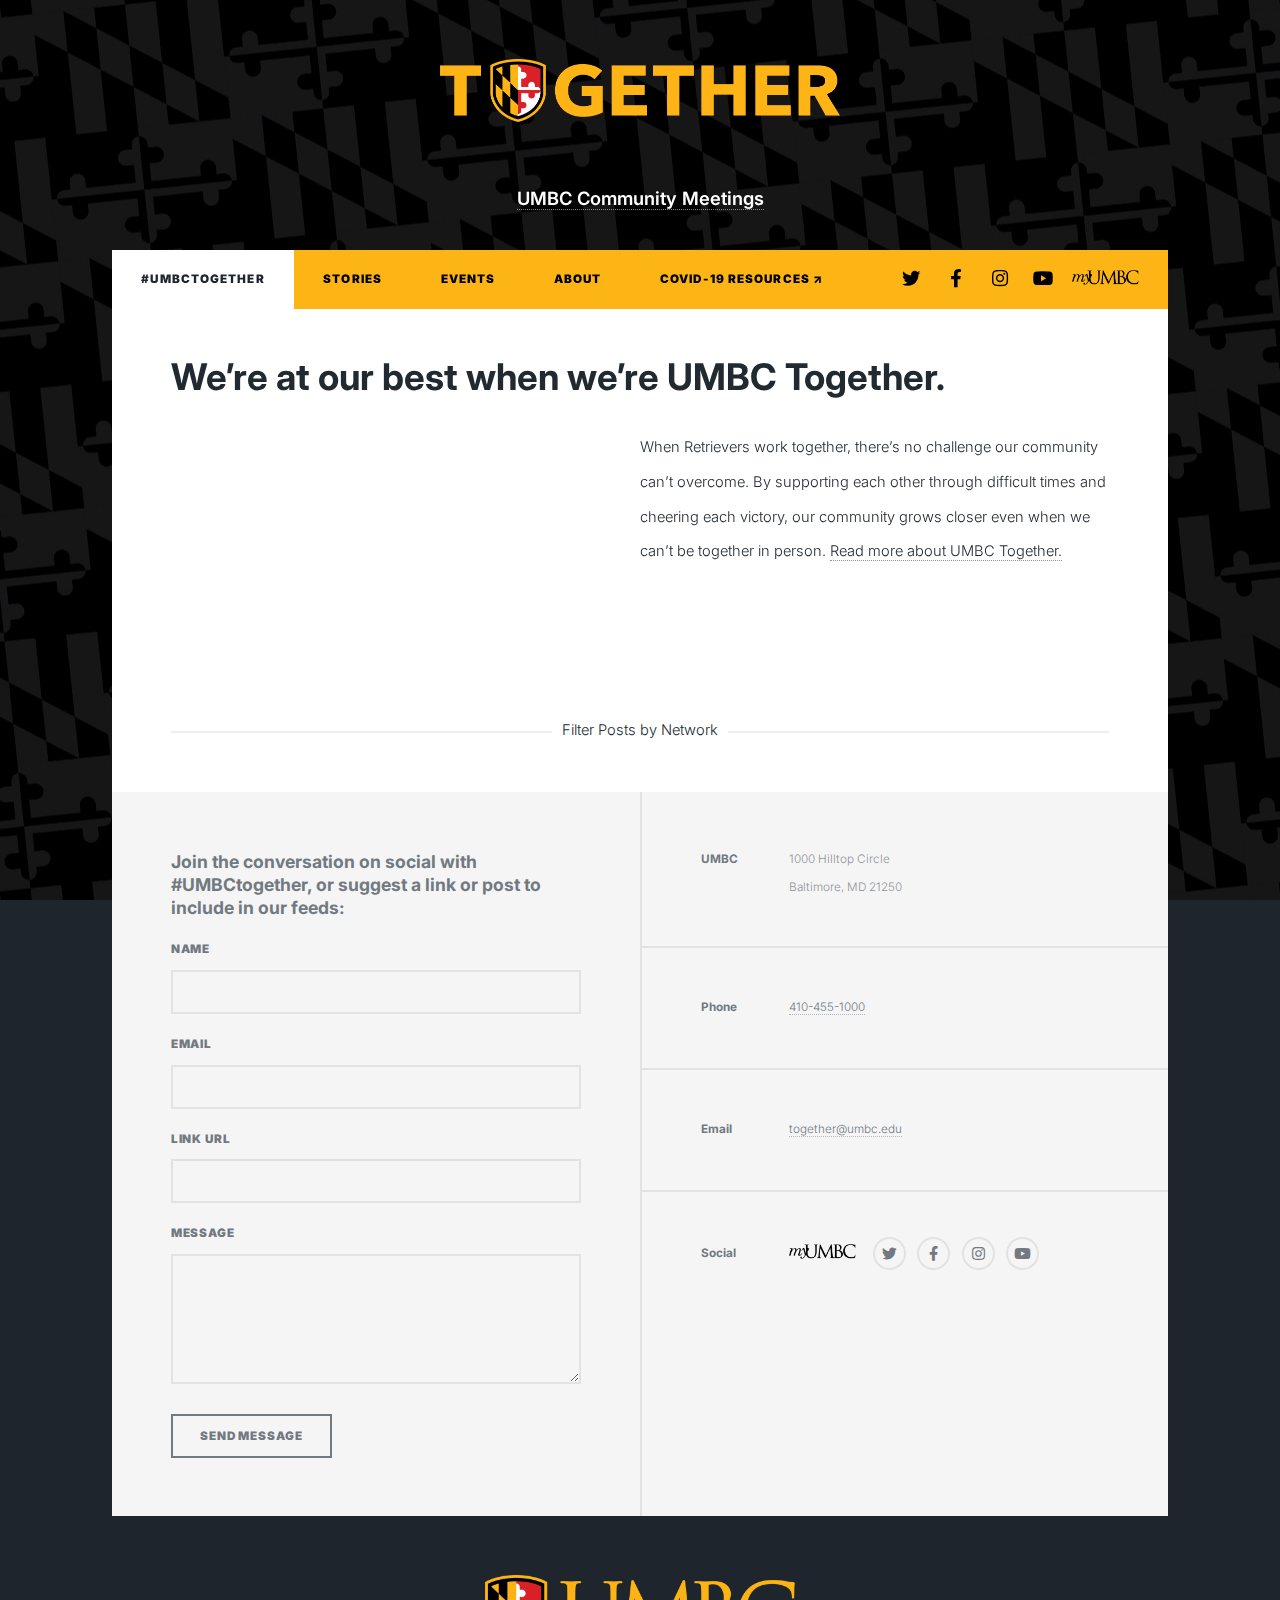
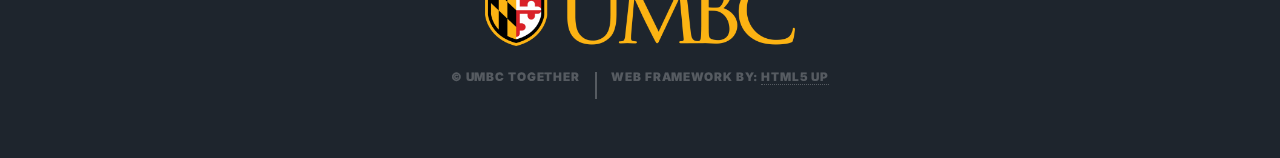
<file: index.html>
<!DOCTYPE HTML>
<!--
	Massively by HTML5 UP
	html5up.net | @ajlkn
	Free for personal and commercial use under the CCA 3.0 license (html5up.net/license)
-->
<html>
	<head>


	<style>

	.intro-vid {
		min-width: 50%;
		float: left;
		display: inline-block;
	}

@media screen and (max-width: 820px){
		.intro-vid {
		min-width: 100%;
		float: none;
		display: block;
	}
}
	</style>

<!-- Global site tag (gtag.js) - Google Analytics -->
<script async src="https://www.googletagmanager.com/gtag/js?id=UA-1045586-1"></script>
<script>
  window.dataLayer = window.dataLayer || [];
  function gtag(){dataLayer.push(arguments);}
  gtag('js', new Date());

  gtag('config', 'UA-1045586-1');
</script>
<!-- Global site tag (gtag.js) - Google Analytics -->
	<!-- Monsido / www.umbc.edu Account - Installed Friday, May 15, 2020  -->
	<script type="text/javascript">
    window._monsido = window._monsido || {
        token: "firGcXTrHx9PoZBHICEsnQ",
    };
	</script>
	<script type="text/javascript" async src="https://app-script.monsido.com/v2/monsido-script.js"></script>



		<title>UMBC Together</title>
		<meta charset="utf-8" />
		<meta name="viewport" content="width=device-width, initial-scale=1, user-scalable=no" />
		<link rel="stylesheet" href="assets/css/main.css" />
		<noscript><link rel="stylesheet" href="assets/css/noscript.css" /></noscript>
			<link rel="apple-touch-icon" sizes="180x180" href="../apple-touch-icon.png">
			<link rel="icon" type="image/png" sizes="32x32" href="../favicon-32x32.png">
			<link rel="icon" type="image/png" sizes="16x16" href="../favicon-16x16.png">
	</head>

	<body class="is-preload">

		<!-- Wrapper -->
			<div id="wrapper">

				<!-- Intro -->

				<!-- Header -->
					<header id="header">
						<img border="0" src="images/UMBC-together.png" alt="UMBC" width="400" id="UMBC-logo">
					</header>

					<div id="intro">
						<p><a href="events.php"><strong>UMBC Community Meetings</strong></a></p>
					</div>


				<!-- Header -->

				<!-- Nav -->
					<nav id="nav">
						<ul class="links">
							<li class="active"><a href="index.html">#UMBCtogether</a></li>
							<li><a href="stories.html">Stories</a></li>
							<li><a href="events.php">Events</a></li>
										<li><a href="about.html">About</a></li>
							<li><a href="https://covid19.umbc.edu" target="_blank">COVID-19 Resources ↗</a></li>
						</ul>
						<ul class="icons">
							<li><a href="https://twitter.com/umbc" class="icon brands fa-twitter" target="_blank"><span class="label">Twitter</span></a></li>
							<li><a href="https://www.facebook.com/umbcpage" class="icon brands fa-facebook-f" target="_blank"><span class="label">Facebook</span></a></li>
							<li><a href="https://www.instagram.com/umbclife/" class="icon brands fa-instagram" target="_blank"><span class="label">Instagram</span></a></li>
							<li><a href="https://www.youtube.com/user/UMBCtube/" class="icon brands fa-youtube" target="_blank"><span class="label">YouTube</span></a></li>
							<li><a href="https://my3.my.umbc.edu/groups/umbctogether" target="_blank" style="border-bottom: 0;"><img src="images/myUMBC.png" style="height: 15px;"></a></li>
						</ul>
					</nav>

				<!-- Main -->
					<div id="main">
						<h2>We’re at our best when we’re UMBC Together.</h2>
							<p class="intro-vid">
							  <iframe src="https://www.youtube.com/embed/M1FuqOjUZwY" width="100%" style="display:block; height: auto; min-width: 100%; min-height:250px;" frameborder="0" allow="accelerometer; autoplay; encrypted-media; gyroscope; picture-in-picture" allowfullscreen></iframe>
							</p>
							<p>When Retrievers work together, there’s no challenge our community can’t overcome. By supporting each other through difficult times and cheering each victory, our community grows closer even when we can’t be together in person. <a href="about.html">Read more about UMBC Together.</a></p><br />
<p style="height:80px;">&nbsp</p>

									<header class="major"><span class="date" style="margin: 0 !important;">Filter Posts by Network</span></header>

									<!-- Place <div> tag where you want the feed to appear -->
									<div id="curator-feed-umbctogether-layout"></div>
									<!-- The Javascript can be moved to the end of the html page before the </body> tag -->
									<script type="text/javascript">
									/* curator-feed-umbctogether-layout */
									(function(){
									var i, e, d = document, s = "script";i = d.createElement("script");i.async = 1;
									i.src = "https://cdn.curator.io/published/594d5de7-92a1-45f4-864b-a4fa72d495c1.js";
									e = d.getElementsByTagName(s)[0];e.parentNode.insertBefore(i, e);
									})();
									</script><!-- Place <div> tag where you want the feed to appear -->

					</div>
				<!-- Footer -->
					<footer id="footer">
						<section>
							<h2 style="font-size: 1.2rem !important;">Join the conversation on social with #UMBCtogether, or suggest a link or post to include in our feeds:</h2>
							<form action="https://formspree.io/xlewqdva" method="POST">
								<div class="fields">
									<div class="field">
										<label for="name">Name</label>
										<input type="text" name="name" id="name" />
									</div>
									<div class="field">
										<label for="email">Email</label>
										<input type="text" name="email" id="email" />
									</div>
									<div class="field">
										<label for="url">Link URL</label>
										<input type="text" name="url" id="url" />
									</div>
									<div class="field">
										<label for="message">Message</label>
										<textarea name="message" id="message" rows="3"></textarea>
									</div>
								</div>
								<ul class="actions">
									<li><input type="submit" value="Send Message" /></li>
								</ul>
							</form>
						</section>
						<section class="split contact">
							<section class="alt">
								<h3>UMBC</h3>
								<p>1000 Hilltop Circle<br />
								Baltimore, MD 21250</p>
							</section>
							<section>
								<h3>Phone</h3>
								<p><a href="tel:4104551000">410-455-1000</a></p>
							</section>
							<section>
								<h3>Email</h3>
								<p><a href="mailto:together@umbc.edu">together@umbc.edu</a></p>
							</section>
							<section>
								<h3>Social</h3>
								<ul class="icons alt">
					<li><a href="https://my3.my.umbc.edu/groups/umbctogether" target="_blank" style="border-bottom: 0;"><img src="images/myUMBC.png" style="height: 15px; padding-right: 10px;"></a>
							<li><a href="https://twitter.com/umbc" class="icon brands fa-twitter" target="_blank"><span class="label">Twitter</span></a></li>
							<li><a href="https://www.facebook.com/umbcpage" class="icon brands fa-facebook-f" target="_blank"><span class="label">Facebook</span></a></li>
							<li><a href="https://www.instagram.com/umbclife/" class="icon brands fa-instagram" target="_blank"><span class="label">Instagram</span></a></li>
							<li><a href="https://www.youtube.com/user/UMBCtube/" class="icon brands fa-youtube" target="_blank"><span class="label">YouTube</span></a></li>
								</ul>
							</section>
						</section>
					</footer>

				<!-- Copyright -->
					<div id="copyright">
						<img src="images/umbc-transparent.png" alt="UMBC" width="310" id="UMBC-logo"><br /><br />
						<ul><li>&copy; UMBC Together</li><li>Web Framework by: <a href="https://html5up.net">HTML5 UP</a></li></ul>
					</div>

			</div>

		<!-- Scripts -->
			<script src="assets/js/jquery.min.js"></script>
			<script src="assets/js/jquery.scrollex.min.js"></script>
			<script src="assets/js/jquery.scrolly.min.js"></script>
			<script src="assets/js/browser.min.js"></script>
			<script src="assets/js/breakpoints.min.js"></script>
			<script src="assets/js/util.js"></script>
			<script src="assets/js/main.js"></script>

	</body>
</html>
</file>
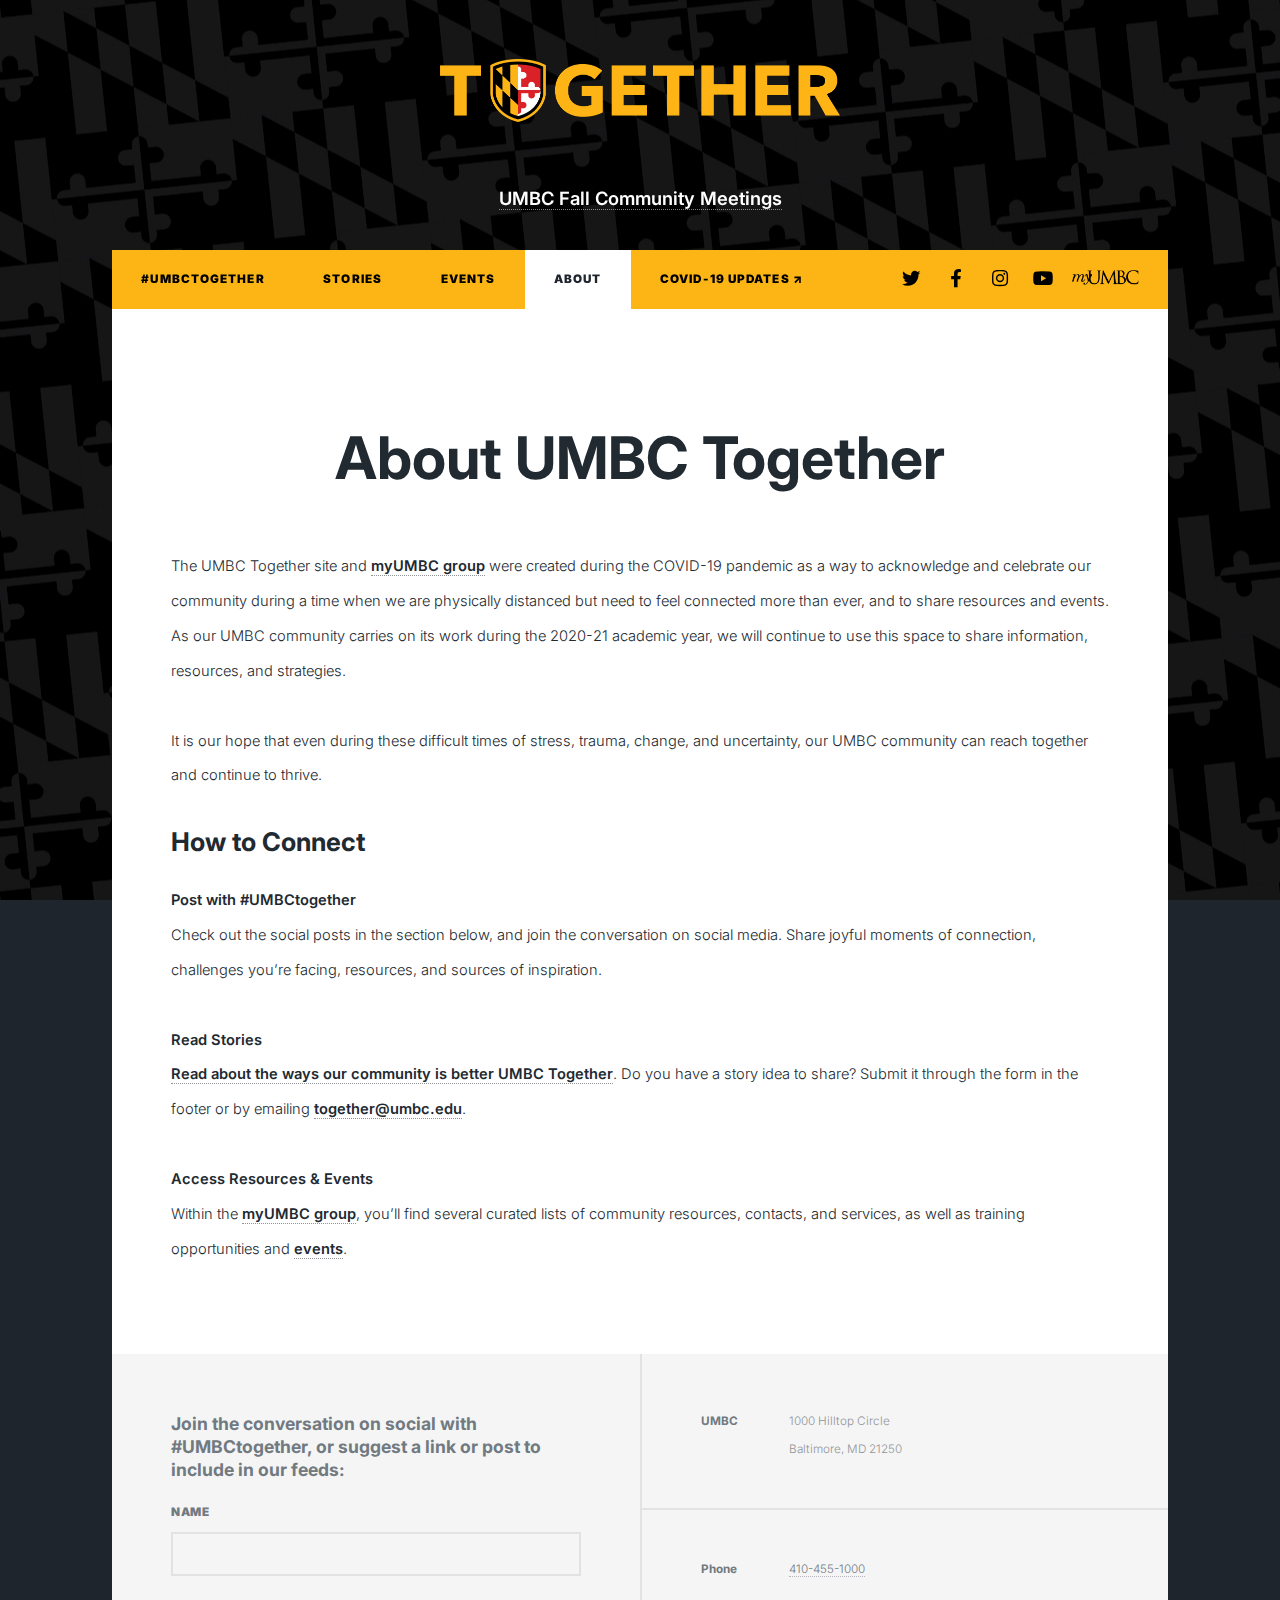
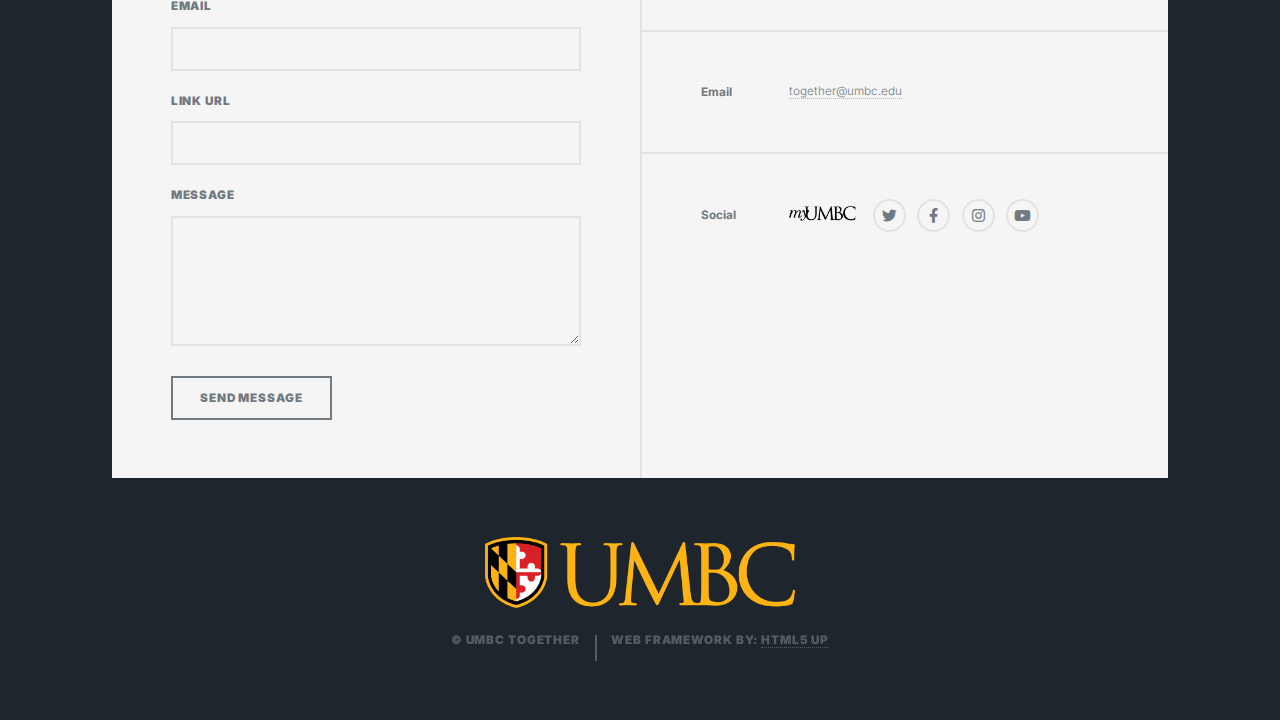
<file: about.html>
<!DOCTYPE HTML>
<!--
	Massively by HTML5 UP
	html5up.net | @ajlkn
	Free for personal and commercial use under the CCA 3.0 license (html5up.net/license)
-->
<html>
	<head>

<!-- Global site tag (gtag.js) - Google Analytics -->
<script async src="https://www.googletagmanager.com/gtag/js?id=UA-1045586-1"></script>
<script>
  window.dataLayer = window.dataLayer || [];
  function gtag(){dataLayer.push(arguments);}
  gtag('js', new Date());

  gtag('config', 'UA-1045586-1');
</script>
<!-- Global site tag (gtag.js) - Google Analytics -->
	<!-- Monsido / www.umbc.edu Account - Installed Friday, May 15, 2020  -->
	<script type="text/javascript">
    window._monsido = window._monsido || {
        token: "firGcXTrHx9PoZBHICEsnQ",
    };
	</script>
	<script type="text/javascript" async src="https://app-script.monsido.com/v2/monsido-script.js"></script>


		<title>About the UMBC Community Resilience Project</title>
		<meta charset="utf-8" />
		<meta name="viewport" content="width=device-width, initial-scale=1, user-scalable=no" />
		<link rel="stylesheet" href="assets/css/main.css" />
		<noscript><link rel="stylesheet" href="assets/css/noscript.css" /></noscript>
	</head>
	<body class="is-preload">

		<!-- Wrapper -->
			<div id="wrapper">

				<!-- Intro -->

				<!-- Header -->
					<header id="header">
						<img border="0" src="images/UMBC-together.png" alt="UMBC" width="400" id="UMBC-logo" style="border: 0 !important;">
					</header>

					<div id="intro">
						<p><a href="events.php"><strong>UMBC Fall Community Meetings</strong></a></p>
					</div>


				<!-- Header -->

				<!-- Nav -->
					<nav id="nav">
						<ul class="links">

							<li><a href="index.html">#UMBCtogether</a></li>
							<li><a href="stories.html">Stories</a></li>
							<li><a href="events.php">Events</a></li>
							<li class="active"><a href="about.html">About</a></li>
							<li><a href="https://covid19.umbc.edu" target="_blank">COVID-19 Updates ↗</a></li>
						</ul>
						<ul class="icons">
							<li><a href="https://twitter.com/umbc" class="icon brands fa-twitter" target="_blank"><span class="label">Twitter</span></a></li>
							<li><a href="https://www.facebook.com/umbcpage" class="icon brands fa-facebook-f" target="_blank"><span class="label">Facebook</span></a></li>
							<li><a href="https://www.instagram.com/umbclife/" class="icon brands fa-instagram" target="_blank"><span class="label">Instagram</span></a></li>
							<li><a href="https://www.youtube.com/user/UMBCtube/" class="icon brands fa-youtube" target="_blank"><span class="label">YouTube</span></a></li>
							<li><a href="https://my3.my.umbc.edu/groups/umbctogether" target="_blank" style="border-bottom: 0;"><img src="images/myUMBC.png" style="height: 15px;"></a></li>
						</ul>
					</nav>



				<!-- Main -->
					<div id="main">

						<!-- Post -->
							<section class="post">
								<header class="major">
								<!-- 	<span class="date"><img src="images/umbc-together-logo.png" width="200"></span> -->
									<h1>About UMBC Together</h1>
									</header>



The UMBC Together site and <a href="https://my3.my.umbc.edu/groups/umbctogether" target="_blank"><strong>myUMBC group</strong></a> were created during the COVID-19 pandemic as a way to acknowledge and celebrate our community during a time when we are physically distanced but need to feel connected more than ever, and to share resources and events. As our UMBC community carries on its work during the 2020-21 academic year, we will continue to use this space to share information, resources, and strategies. <br /><br />

It is our hope that even during these difficult times of stress, trauma, change, and uncertainty, our UMBC community can reach together and continue to thrive.</p>

								 <h3>How to Connect</h3>

								 <p><strong>Post with #UMBCtogether</strong><br />
								 Check out the social posts in the section below, and join the conversation on social media. Share joyful moments of connection, challenges you’re facing, resources, and sources of inspiration.<br /><br />

<strong>Read Stories</strong><br />
<a href="https://www.umbc.edu/together/stories.html"><strong>Read about the ways our community is better UMBC Together</strong></a>. Do you have a story idea to share? Submit it through the form in the footer or by emailing <a href="mailto:together@umbc.edu"><strong>together@umbc.edu</strong></a>.<br /><br />

<strong>Access Resources & Events</strong><br />
Within the <a href="https://my3.my.umbc.edu/groups/umbctogether/files" target="_blank"><strong>myUMBC group</strong></a>, you’ll find several curated lists of community resources, contacts, and services, as well as training opportunities and <a href="https://my3.my.umbc.edu/groups/umbctogether/events" target="_blank"><strong>events</strong></a>.</p></p>

			</section>


					</div>

				<!-- Footer -->
					<footer id="footer">
						<section>
							<h2 style="font-size: 1.2rem !important;">Join the conversation on social with #UMBCtogether, or suggest a link or post to include in our feeds:</h2>
							<form action="https://formspree.io/xlewqdva" method="POST">
								<div class="fields">
									<div class="field">
										<label for="name">Name</label>
										<input type="text" name="name" id="name" />
									</div>
									<div class="field">
										<label for="email">Email</label>
										<input type="text" name="email" id="email" />
									</div>
									<div class="field">
										<label for="url">Link URL</label>
										<input type="text" name="url" id="url" />
									</div>
									<div class="field">
										<label for="message">Message</label>
										<textarea name="message" id="message" rows="3"></textarea>
									</div>
								</div>
								<ul class="actions">
									<li><input type="submit" value="Send Message" /></li>
								</ul>
							</form>
						</section>
						<section class="split contact">
							<section class="alt">
								<h3>UMBC</h3>
								<p>1000 Hilltop Circle<br />
								Baltimore, MD 21250</p>
							</section>
							<section>
								<h3>Phone</h3>
								<p><a href="tel:4104551000">410-455-1000</a></p>
							</section>
							<section>
								<h3>Email</h3>
								<p><a href="mailto:together@umbc.edu">together@umbc.edu</a></p>
							</section>
							<section>
								<h3>Social</h3>
								<ul class="icons alt">
					<li><a href="https://my3.my.umbc.edu/groups/umbctogether" target="_blank" style="border-bottom: 0;"><img src="images/myUMBC.png" style="height: 15px; padding-right: 10px;"></a>
							<li><a href="https://twitter.com/umbc" class="icon brands fa-twitter" target="_blank"><span class="label">Twitter</span></a></li>
							<li><a href="https://www.facebook.com/umbcpage" class="icon brands fa-facebook-f" target="_blank"><span class="label">Facebook</span></a></li>
							<li><a href="https://www.instagram.com/umbclife/" class="icon brands fa-instagram" target="_blank"><span class="label">Instagram</span></a></li>
							<li><a href="https://www.youtube.com/user/UMBCtube/" class="icon brands fa-youtube" target="_blank"><span class="label">YouTube</span></a></li>
								</ul>
							</section>
						</section>
					</footer>

				<!-- Copyright -->
					<div id="copyright">
							<img src="images/umbc-transparent.png" alt="UMBC" width="310" id="UMBC-logo"><br /><br />
							<ul><li>&copy; UMBC Together</li><li>Web Framework by: <a href="https://html5up.net">HTML5 UP</a></li></ul>
					</div>

			</div>

		<!-- Scripts -->
			<script src="assets/js/jquery.min.js"></script>
			<script src="assets/js/jquery.scrollex.min.js"></script>
			<script src="assets/js/jquery.scrolly.min.js"></script>
			<script src="assets/js/browser.min.js"></script>
			<script src="assets/js/breakpoints.min.js"></script>
			<script src="assets/js/util.js"></script>
			<script src="assets/js/main.js"></script>

	</body>
</html>
</file>
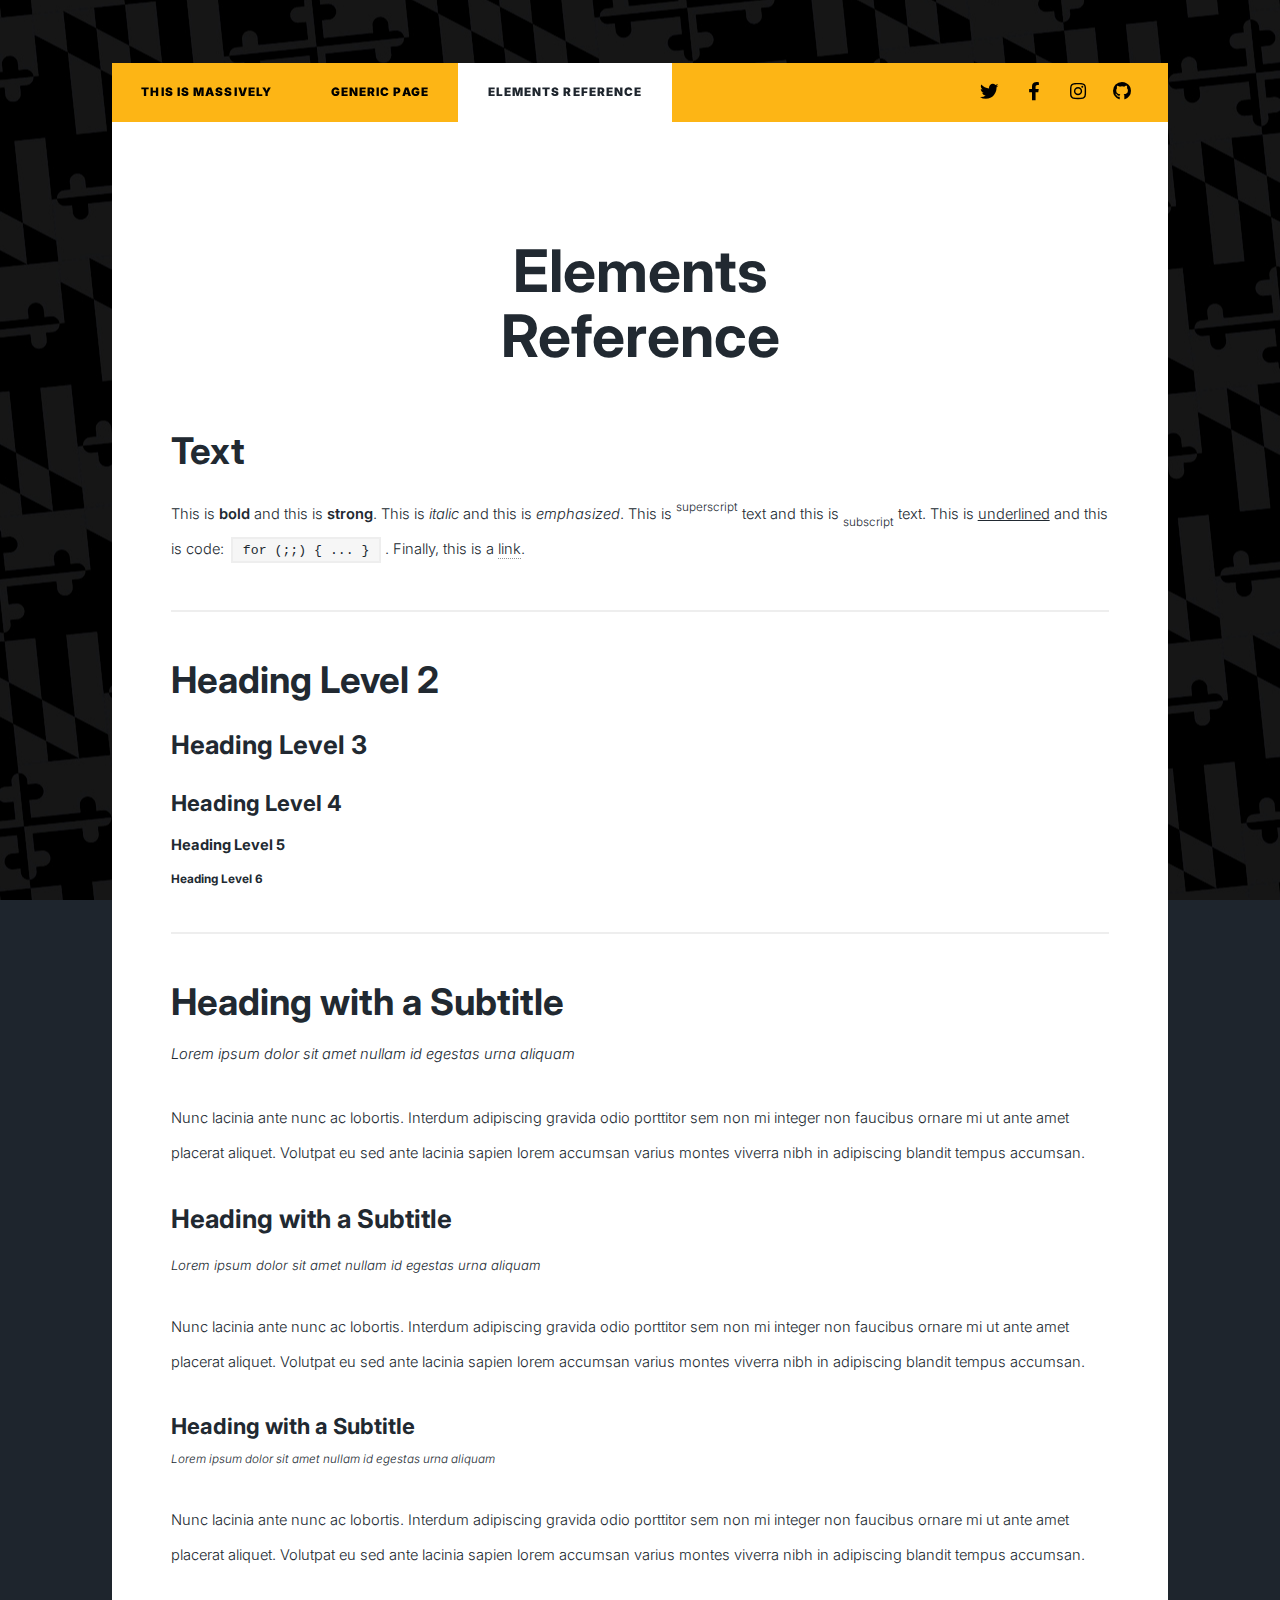
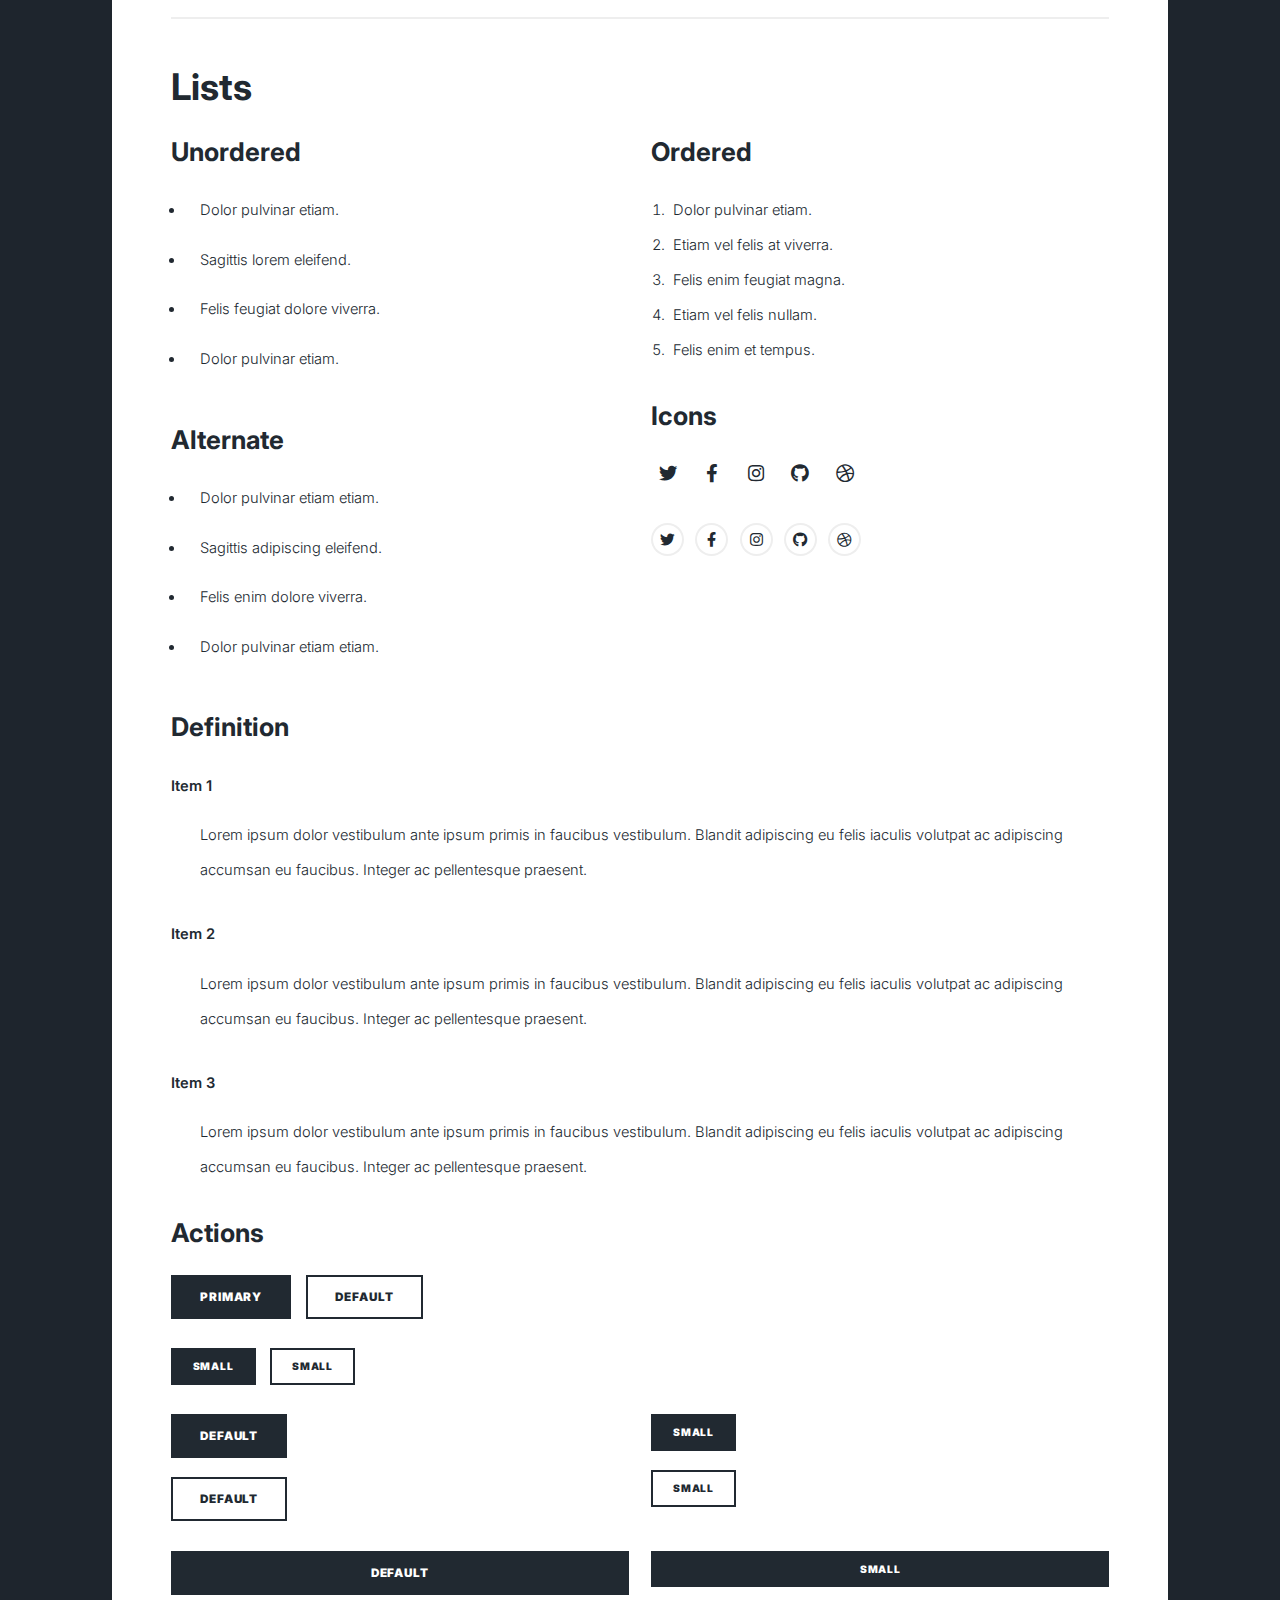
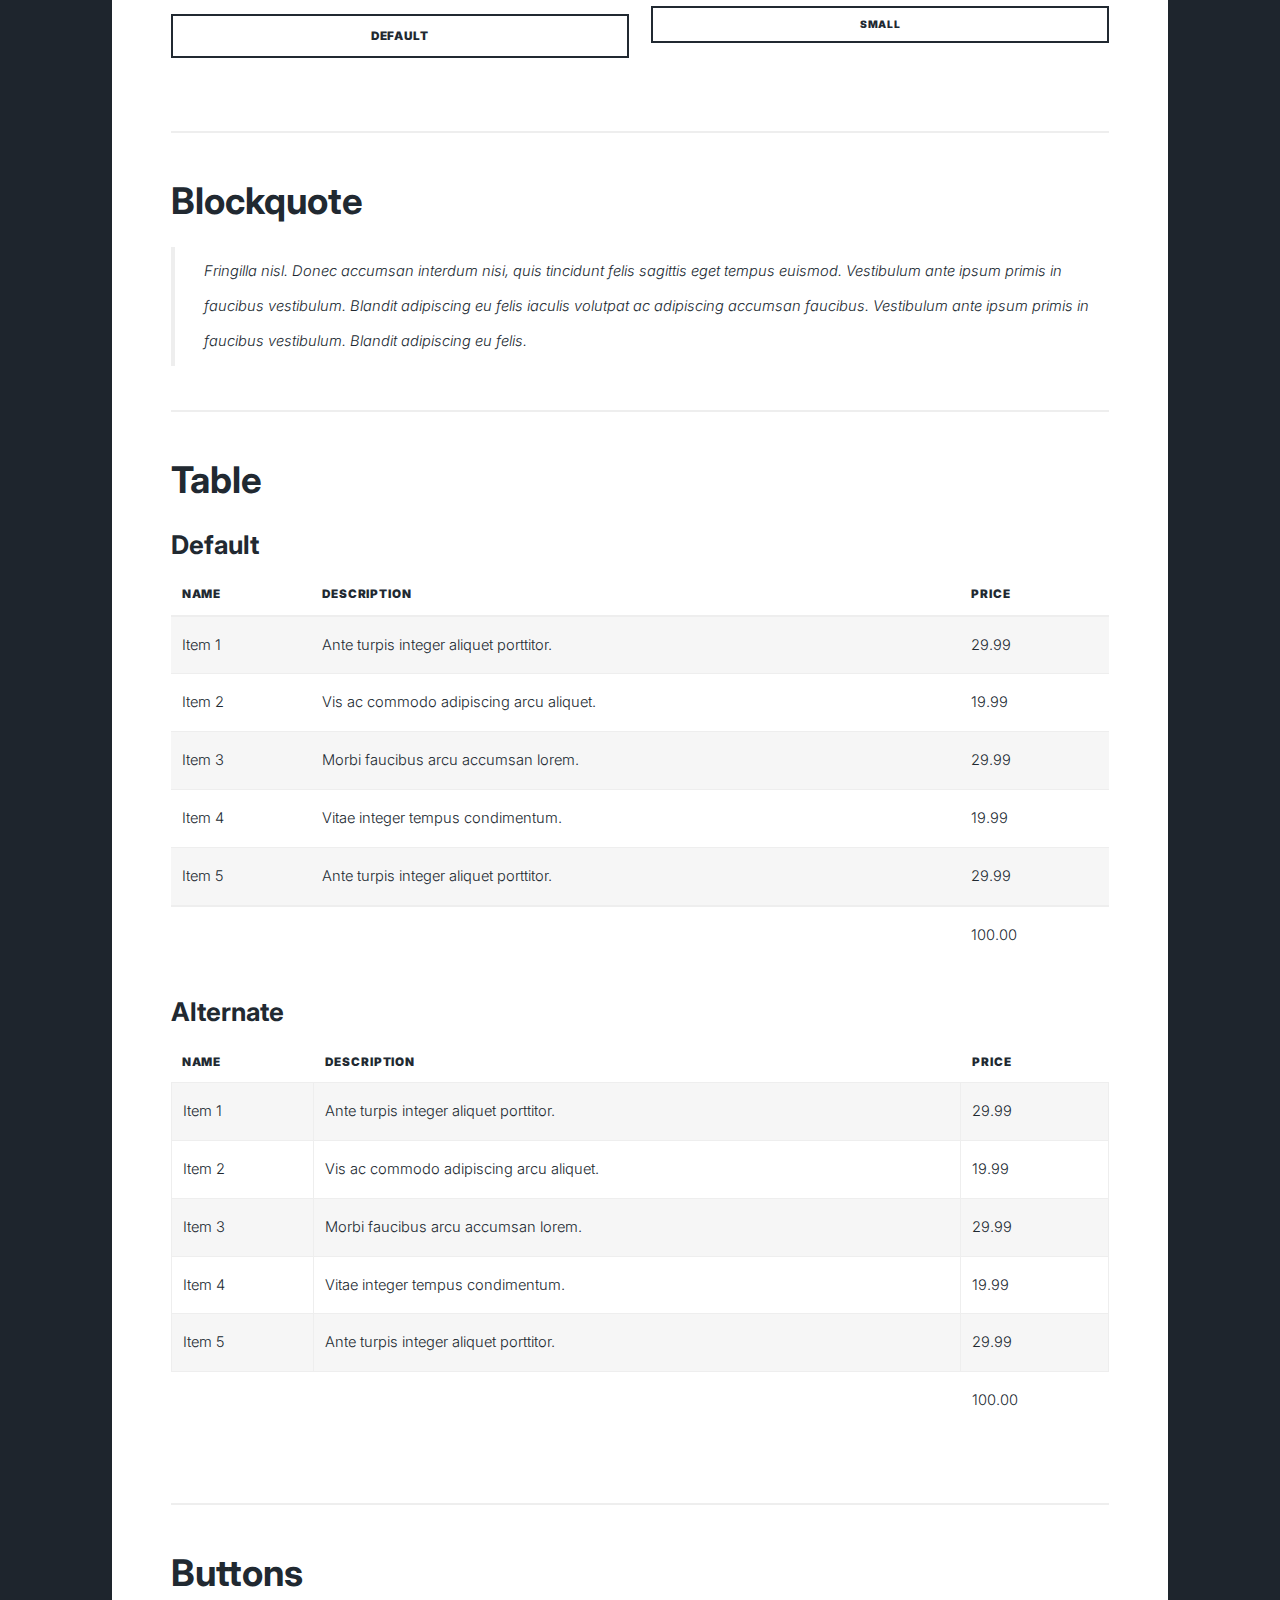
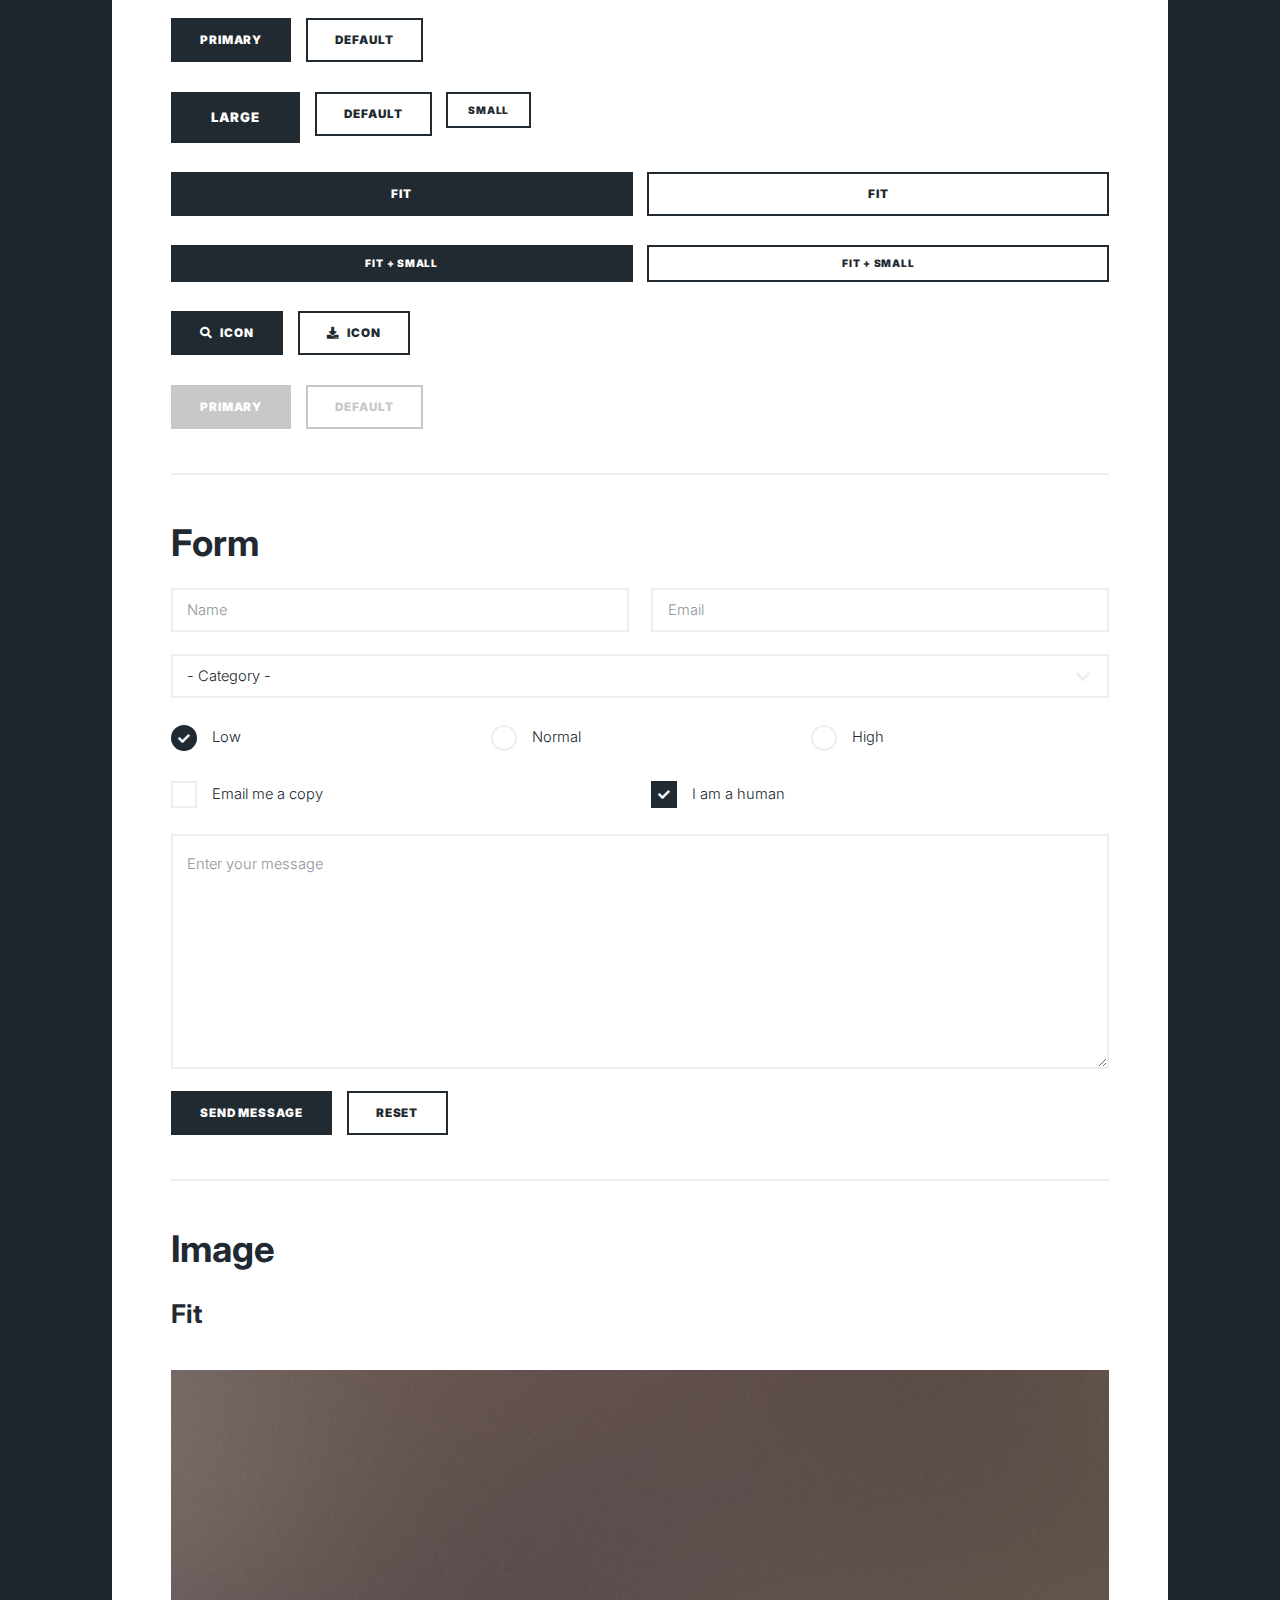
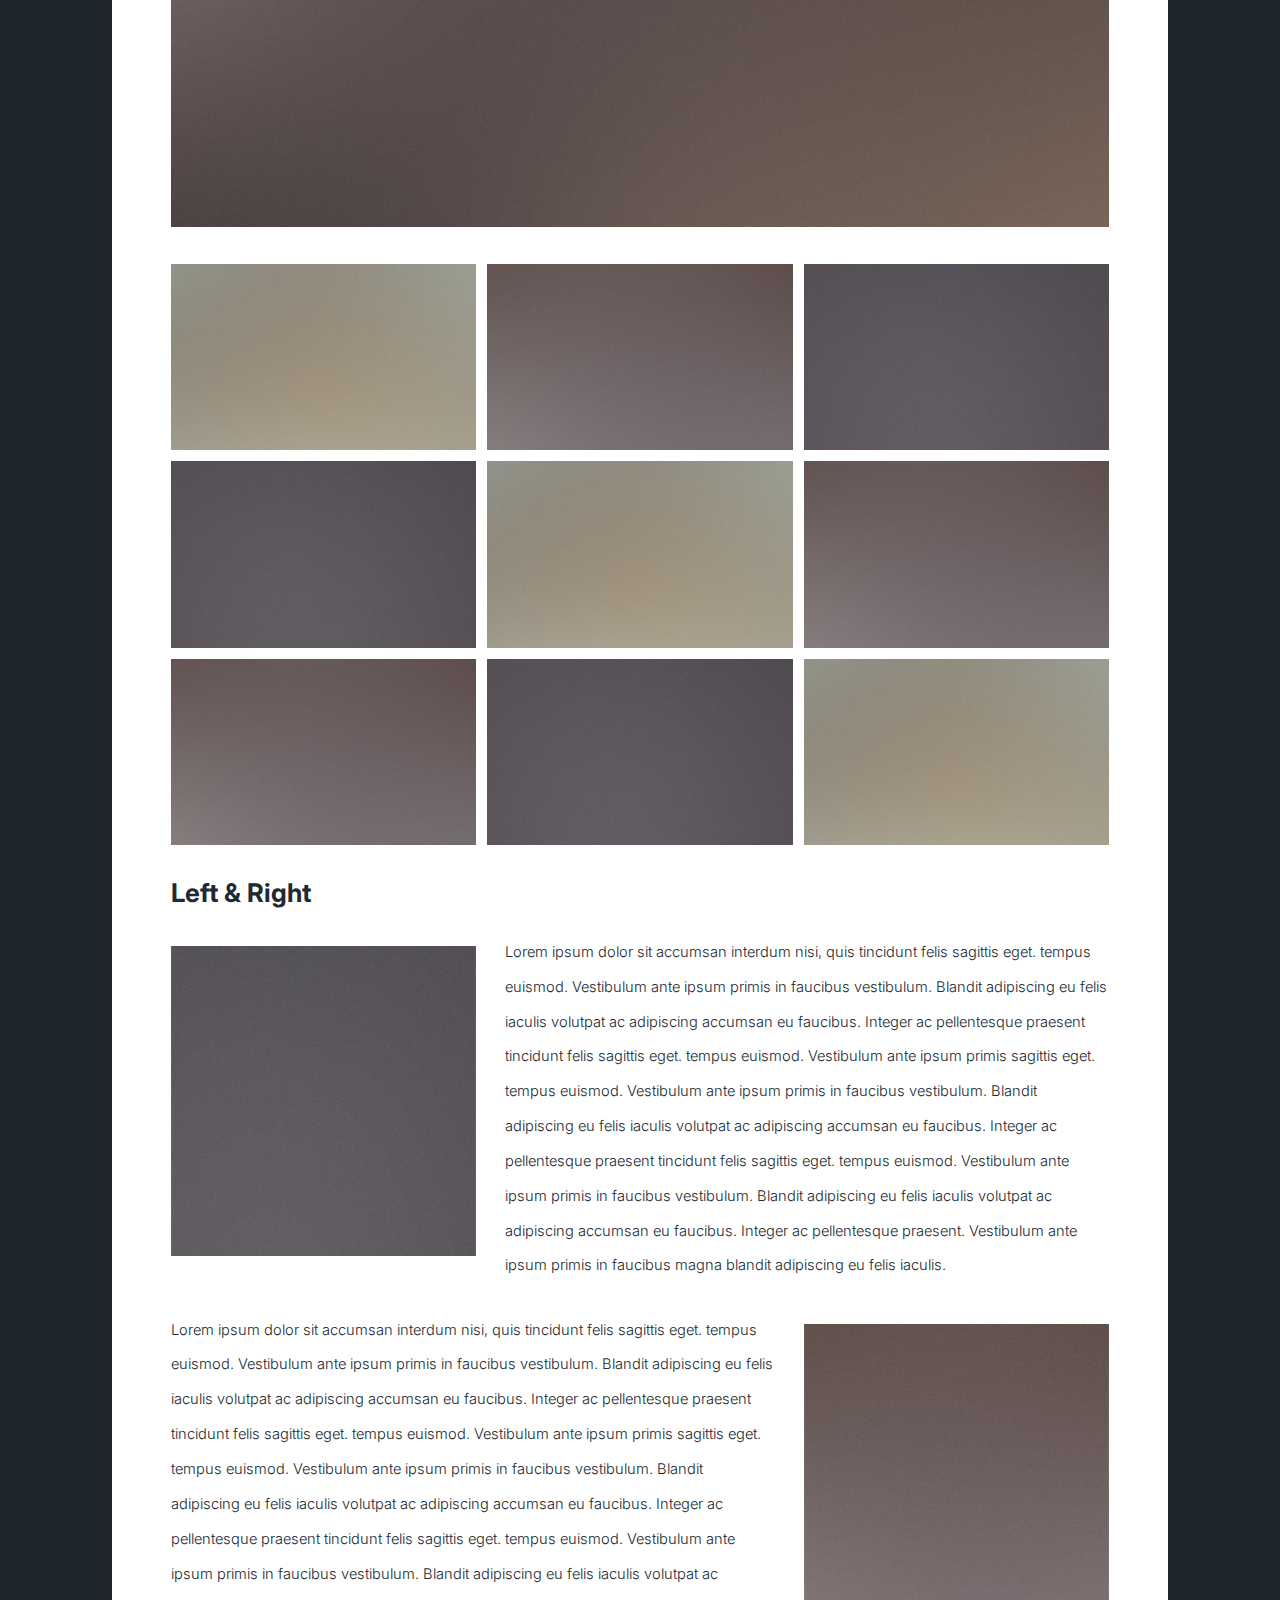
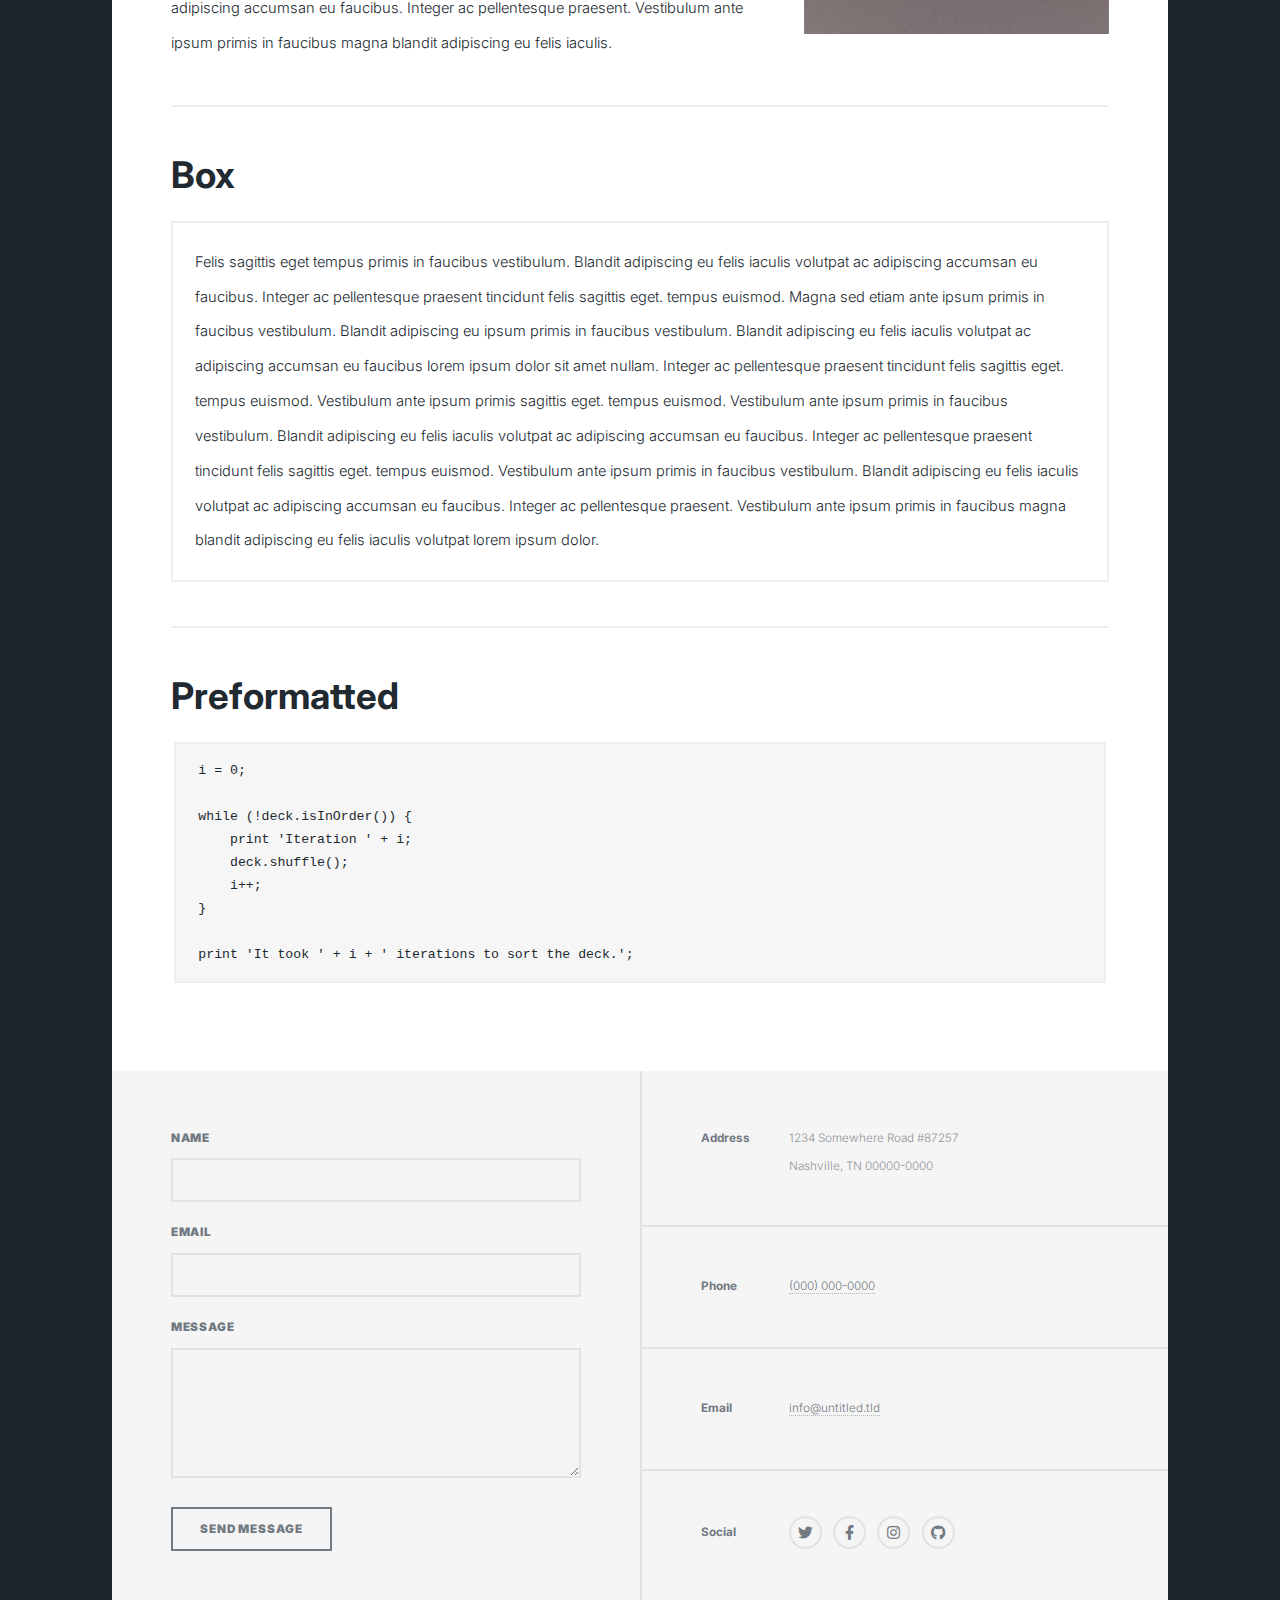
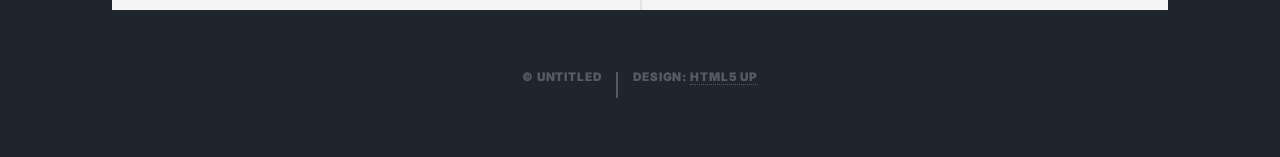
<file: elements.html>
<!DOCTYPE HTML>
<!--
	Massively by HTML5 UP
	html5up.net | @ajlkn
	Free for personal and commercial use under the CCA 3.0 license (html5up.net/license)
-->
<html>
	<head>
		<title>Elements Reference - Massively by HTML5 UP</title>
		<meta charset="utf-8" />
		<meta name="viewport" content="width=device-width, initial-scale=1, user-scalable=no" />
		<link rel="stylesheet" href="assets/css/main.css" />
		<noscript><link rel="stylesheet" href="assets/css/noscript.css" /></noscript>
	</head>
	<body class="is-preload">

		<!-- Wrapper -->
			<div id="wrapper">

				<!-- Header -->
					<header id="header">
						<a href="index.html" class="logo">Massively</a>
					</header>

				<!-- Nav -->
					<nav id="nav">
						<ul class="links">
							<li><a href="index.html">This is Massively</a></li>
							<li><a href="generic.html">Generic Page</a></li>
							<li class="active"><a href="elements.html">Elements Reference</a></li>
						</ul>
						<ul class="icons">
							<li><a href="#" class="icon brands fa-twitter"><span class="label">Twitter</span></a></li>
							<li><a href="#" class="icon brands fa-facebook-f"><span class="label">Facebook</span></a></li>
							<li><a href="#" class="icon brands fa-instagram"><span class="label">Instagram</span></a></li>
							<li><a href="#" class="icon brands fa-github"><span class="label">GitHub</span></a></li>
						</ul>
					</nav>

				<!-- Main -->
					<div id="main">

						<!-- Post -->
							<section class="post">
								<header class="major">
									<h1>Elements<br />
									Reference</h1>
								</header>

								<!-- Text stuff -->
									<h2>Text</h2>
									<p>This is <b>bold</b> and this is <strong>strong</strong>. This is <i>italic</i> and this is <em>emphasized</em>.
									This is <sup>superscript</sup> text and this is <sub>subscript</sub> text.
									This is <u>underlined</u> and this is code: <code>for (;;) { ... }</code>.
									Finally, this is a <a href="#">link</a>.</p>
									<hr />
									<h2>Heading Level 2</h2>
									<h3>Heading Level 3</h3>
									<h4>Heading Level 4</h4>
									<h5>Heading Level 5</h5>
									<h6>Heading Level 6</h6>
									<hr />
									<header>
										<h2>Heading with a Subtitle</h2>
										<p>Lorem ipsum dolor sit amet nullam id egestas urna aliquam</p>
									</header>
									<p>Nunc lacinia ante nunc ac lobortis. Interdum adipiscing gravida odio porttitor sem non mi integer non faucibus ornare mi ut ante amet placerat aliquet. Volutpat eu sed ante lacinia sapien lorem accumsan varius montes viverra nibh in adipiscing blandit tempus accumsan.</p>
									<header>
										<h3>Heading with a Subtitle</h3>
										<p>Lorem ipsum dolor sit amet nullam id egestas urna aliquam</p>
									</header>
									<p>Nunc lacinia ante nunc ac lobortis. Interdum adipiscing gravida odio porttitor sem non mi integer non faucibus ornare mi ut ante amet placerat aliquet. Volutpat eu sed ante lacinia sapien lorem accumsan varius montes viverra nibh in adipiscing blandit tempus accumsan.</p>
									<header>
										<h4>Heading with a Subtitle</h4>
										<p>Lorem ipsum dolor sit amet nullam id egestas urna aliquam</p>
									</header>
									<p>Nunc lacinia ante nunc ac lobortis. Interdum adipiscing gravida odio porttitor sem non mi integer non faucibus ornare mi ut ante amet placerat aliquet. Volutpat eu sed ante lacinia sapien lorem accumsan varius montes viverra nibh in adipiscing blandit tempus accumsan.</p>

									<hr />

								<!-- Lists -->
									<h2>Lists</h2>
									<div class="row">
										<div class="col-6 col-12-small">

											<h3>Unordered</h3>
											<ul>
												<li>Dolor pulvinar etiam.</li>
												<li>Sagittis lorem eleifend.</li>
												<li>Felis feugiat dolore viverra.</li>
												<li>Dolor pulvinar etiam.</li>
											</ul>

											<h3>Alternate</h3>
											<ul class="alt">
												<li>Dolor pulvinar etiam etiam.</li>
												<li>Sagittis adipiscing eleifend.</li>
												<li>Felis enim dolore viverra.</li>
												<li>Dolor pulvinar etiam etiam.</li>
											</ul>

										</div>
										<div class="col-6 col-12-small">

											<h3>Ordered</h3>
											<ol>
												<li>Dolor pulvinar etiam.</li>
												<li>Etiam vel felis at viverra.</li>
												<li>Felis enim feugiat magna.</li>
												<li>Etiam vel felis nullam.</li>
												<li>Felis enim et tempus.</li>
											</ol>

											<h3>Icons</h3>
											<ul class="icons">
												<li><a href="#" class="icon brands fa-twitter"><span class="label">Twitter</span></a></li>
												<li><a href="#" class="icon brands fa-facebook-f"><span class="label">Facebook</span></a></li>
												<li><a href="#" class="icon brands fa-instagram"><span class="label">Instagram</span></a></li>
												<li><a href="#" class="icon brands fa-github"><span class="label">Github</span></a></li>
												<li><a href="#" class="icon brands fa-dribbble"><span class="label">Dribbble</span></a></li>
											</ul>
											<ul class="icons alt">
												<li><a href="#" class="icon brands alt fa-twitter"><span class="label">Twitter</span></a></li>
												<li><a href="#" class="icon brands alt fa-facebook-f"><span class="label">Facebook</span></a></li>
												<li><a href="#" class="icon brands alt fa-instagram"><span class="label">Instagram</span></a></li>
												<li><a href="#" class="icon brands alt fa-github"><span class="label">Github</span></a></li>
												<li><a href="#" class="icon brands alt fa-dribbble"><span class="label">Dribbble</span></a></li>
											</ul>

										</div>
									</div>
									<h3>Definition</h3>
									<dl>
										<dt>Item 1</dt>
										<dd>
											<p>Lorem ipsum dolor vestibulum ante ipsum primis in faucibus vestibulum. Blandit adipiscing eu felis iaculis volutpat ac adipiscing accumsan eu faucibus. Integer ac pellentesque praesent.</p>
										</dd>
										<dt>Item 2</dt>
										<dd>
											<p>Lorem ipsum dolor vestibulum ante ipsum primis in faucibus vestibulum. Blandit adipiscing eu felis iaculis volutpat ac adipiscing accumsan eu faucibus. Integer ac pellentesque praesent.</p>
										</dd>
										<dt>Item 3</dt>
										<dd>
											<p>Lorem ipsum dolor vestibulum ante ipsum primis in faucibus vestibulum. Blandit adipiscing eu felis iaculis volutpat ac adipiscing accumsan eu faucibus. Integer ac pellentesque praesent.</p>
										</dd>
									</dl>

									<h3>Actions</h3>
									<ul class="actions">
										<li><a href="#" class="button primary">Primary</a></li>
										<li><a href="#" class="button">Default</a></li>
									</ul>
									<ul class="actions small">
										<li><a href="#" class="button primary small">Small</a></li>
										<li><a href="#" class="button small">Small</a></li>
									</ul>
									<div class="row">
										<div class="col-6 col-12-small">
											<ul class="actions stacked">
												<li><a href="#" class="button primary">Default</a></li>
												<li><a href="#" class="button">Default</a></li>
											</ul>
										</div>
										<div class="col-6 col-12-small">
											<ul class="actions stacked">
												<li><a href="#" class="button primary small">Small</a></li>
												<li><a href="#" class="button small">Small</a></li>
											</ul>
										</div>
									</div>
									<div class="row">
										<div class="col-6 col-12-small">
											<ul class="actions stacked">
												<li><a href="#" class="button primary fit">Default</a></li>
												<li><a href="#" class="button fit">Default</a></li>
											</ul>
										</div>
										<div class="col-6 col-12-small">
											<ul class="actions stacked">
												<li><a href="#" class="button primary small fit">Small</a></li>
												<li><a href="#" class="button small fit">Small</a></li>
											</ul>
										</div>
									</div>

									<hr />

								<!-- Blockquote -->
									<h2>Blockquote</h2>
									<blockquote>Fringilla nisl. Donec accumsan interdum nisi, quis tincidunt felis sagittis eget tempus euismod. Vestibulum ante ipsum primis in faucibus vestibulum. Blandit adipiscing eu felis iaculis volutpat ac adipiscing accumsan faucibus. Vestibulum ante ipsum primis in faucibus vestibulum. Blandit adipiscing eu felis.</blockquote>

									<hr />

								<!-- Table -->
									<h2>Table</h2>

									<h3>Default</h3>
									<div class="table-wrapper">
										<table>
											<thead>
												<tr>
													<th>Name</th>
													<th>Description</th>
													<th>Price</th>
												</tr>
											</thead>
											<tbody>
												<tr>
													<td>Item 1</td>
													<td>Ante turpis integer aliquet porttitor.</td>
													<td>29.99</td>
												</tr>
												<tr>
													<td>Item 2</td>
													<td>Vis ac commodo adipiscing arcu aliquet.</td>
													<td>19.99</td>
												</tr>
												<tr>
													<td>Item 3</td>
													<td> Morbi faucibus arcu accumsan lorem.</td>
													<td>29.99</td>
												</tr>
												<tr>
													<td>Item 4</td>
													<td>Vitae integer tempus condimentum.</td>
													<td>19.99</td>
												</tr>
												<tr>
													<td>Item 5</td>
													<td>Ante turpis integer aliquet porttitor.</td>
													<td>29.99</td>
												</tr>
											</tbody>
											<tfoot>
												<tr>
													<td colspan="2"></td>
													<td>100.00</td>
												</tr>
											</tfoot>
										</table>
									</div>

									<h3>Alternate</h3>
									<div class="table-wrapper">
										<table class="alt">
											<thead>
												<tr>
													<th>Name</th>
													<th>Description</th>
													<th>Price</th>
												</tr>
											</thead>
											<tbody>
												<tr>
													<td>Item 1</td>
													<td>Ante turpis integer aliquet porttitor.</td>
													<td>29.99</td>
												</tr>
												<tr>
													<td>Item 2</td>
													<td>Vis ac commodo adipiscing arcu aliquet.</td>
													<td>19.99</td>
												</tr>
												<tr>
													<td>Item 3</td>
													<td> Morbi faucibus arcu accumsan lorem.</td>
													<td>29.99</td>
												</tr>
												<tr>
													<td>Item 4</td>
													<td>Vitae integer tempus condimentum.</td>
													<td>19.99</td>
												</tr>
												<tr>
													<td>Item 5</td>
													<td>Ante turpis integer aliquet porttitor.</td>
													<td>29.99</td>
												</tr>
											</tbody>
											<tfoot>
												<tr>
													<td colspan="2"></td>
													<td>100.00</td>
												</tr>
											</tfoot>
										</table>
									</div>

									<hr />

								<!-- Buttons -->
									<h2>Buttons</h2>
									<ul class="actions">
										<li><a href="#" class="button primary">Primary</a></li>
										<li><a href="#" class="button">Default</a></li>
									</ul>
									<ul class="actions">
										<li><a href="#" class="button primary large">Large</a></li>
										<li><a href="#" class="button">Default</a></li>
										<li><a href="#" class="button small">Small</a></li>
									</ul>
									<ul class="actions fit">
										<li><a href="#" class="button primary fit">Fit</a></li>
										<li><a href="#" class="button fit">Fit</a></li>
									</ul>
									<ul class="actions fit small">
										<li><a href="#" class="button primary fit small">Fit + Small</a></li>
										<li><a href="#" class="button fit small">Fit + Small</a></li>
									</ul>
									<ul class="actions">
										<li><a href="#" class="button primary icon solid fa-search">Icon</a></li>
										<li><a href="#" class="button icon solid fa-download">Icon</a></li>
									</ul>
									<ul class="actions">
										<li><span class="button primary disabled">Primary</span></li>
										<li><span class="button disabled">Default</span></li>
									</ul>

									<hr />

								<!-- Form -->
									<h2>Form</h2>

									<form method="post" action="#">
										<div class="row gtr-uniform">
											<div class="col-6 col-12-xsmall">
												<input type="text" name="demo-name" id="demo-name" value="" placeholder="Name" />
											</div>
											<div class="col-6 col-12-xsmall">
												<input type="email" name="demo-email" id="demo-email" value="" placeholder="Email" />
											</div>
											<!-- Break -->
											<div class="col-12">
												<select name="demo-category" id="demo-category">
													<option value="">- Category -</option>
													<option value="1">Manufacturing</option>
													<option value="1">Shipping</option>
													<option value="1">Administration</option>
													<option value="1">Human Resources</option>
												</select>
											</div>
											<!-- Break -->
											<div class="col-4 col-12-small">
												<input type="radio" id="demo-priority-low" name="demo-priority" checked>
												<label for="demo-priority-low">Low</label>
											</div>
											<div class="col-4 col-12-small">
												<input type="radio" id="demo-priority-normal" name="demo-priority">
												<label for="demo-priority-normal">Normal</label>
											</div>
											<div class="col-4 col-12-small">
												<input type="radio" id="demo-priority-high" name="demo-priority">
												<label for="demo-priority-high">High</label>
											</div>
											<!-- Break -->
											<div class="col-6 col-12-small">
												<input type="checkbox" id="demo-copy" name="demo-copy">
												<label for="demo-copy">Email me a copy</label>
											</div>
											<div class="col-6 col-12-small">
												<input type="checkbox" id="demo-human" name="demo-human" checked>
												<label for="demo-human">I am a human</label>
											</div>
											<!-- Break -->
											<div class="col-12">
												<textarea name="demo-message" id="demo-message" placeholder="Enter your message" rows="6"></textarea>
											</div>
											<!-- Break -->
											<div class="col-12">
												<ul class="actions">
													<li><input type="submit" value="Send Message" class="primary" /></li>
													<li><input type="reset" value="Reset" /></li>
												</ul>
											</div>
										</div>
									</form>

									<hr />

								<!-- Image -->
									<h2>Image</h2>

									<h3>Fit</h3>
									<span class="image fit"><img src="images/pic01.jpg" alt="" /></span>
									<div class="box alt">
										<div class="row gtr-50 gtr-uniform">
											<div class="col-4"><span class="image fit"><img src="images/pic02.jpg" alt="" /></span></div>
											<div class="col-4"><span class="image fit"><img src="images/pic03.jpg" alt="" /></span></div>
											<div class="col-4"><span class="image fit"><img src="images/pic04.jpg" alt="" /></span></div>
											<!-- Break -->
											<div class="col-4"><span class="image fit"><img src="images/pic04.jpg" alt="" /></span></div>
											<div class="col-4"><span class="image fit"><img src="images/pic02.jpg" alt="" /></span></div>
											<div class="col-4"><span class="image fit"><img src="images/pic03.jpg" alt="" /></span></div>
											<!-- Break -->
											<div class="col-4"><span class="image fit"><img src="images/pic03.jpg" alt="" /></span></div>
											<div class="col-4"><span class="image fit"><img src="images/pic04.jpg" alt="" /></span></div>
											<div class="col-4"><span class="image fit"><img src="images/pic02.jpg" alt="" /></span></div>
										</div>
									</div>

									<h3>Left &amp; Right</h3>
									<p><span class="image left"><img src="images/pic08.jpg" alt="" /></span>Lorem ipsum dolor sit accumsan interdum nisi, quis tincidunt felis sagittis eget. tempus euismod. Vestibulum ante ipsum primis in faucibus vestibulum. Blandit adipiscing eu felis iaculis volutpat ac adipiscing accumsan eu faucibus. Integer ac pellentesque praesent tincidunt felis sagittis eget. tempus euismod. Vestibulum ante ipsum primis sagittis eget. tempus euismod. Vestibulum ante ipsum primis in faucibus vestibulum. Blandit adipiscing eu felis iaculis volutpat ac adipiscing accumsan eu faucibus. Integer ac pellentesque praesent tincidunt felis sagittis eget. tempus euismod. Vestibulum ante ipsum primis in faucibus vestibulum. Blandit adipiscing eu felis iaculis volutpat ac adipiscing accumsan eu faucibus. Integer ac pellentesque praesent. Vestibulum ante ipsum primis in faucibus magna blandit adipiscing eu felis iaculis.</p>
									<p><span class="image right"><img src="images/pic09.jpg" alt="" /></span>Lorem ipsum dolor sit accumsan interdum nisi, quis tincidunt felis sagittis eget. tempus euismod. Vestibulum ante ipsum primis in faucibus vestibulum. Blandit adipiscing eu felis iaculis volutpat ac adipiscing accumsan eu faucibus. Integer ac pellentesque praesent tincidunt felis sagittis eget. tempus euismod. Vestibulum ante ipsum primis sagittis eget. tempus euismod. Vestibulum ante ipsum primis in faucibus vestibulum. Blandit adipiscing eu felis iaculis volutpat ac adipiscing accumsan eu faucibus. Integer ac pellentesque praesent tincidunt felis sagittis eget. tempus euismod. Vestibulum ante ipsum primis in faucibus vestibulum. Blandit adipiscing eu felis iaculis volutpat ac adipiscing accumsan eu faucibus. Integer ac pellentesque praesent. Vestibulum ante ipsum primis in faucibus magna blandit adipiscing eu felis iaculis.</p>

									<hr />

								<!-- Box -->
									<h2>Box</h2>
									<div class="box">
										<p>Felis sagittis eget tempus primis in faucibus vestibulum. Blandit adipiscing eu felis iaculis volutpat ac adipiscing accumsan eu faucibus. Integer ac pellentesque praesent tincidunt felis sagittis eget. tempus euismod. Magna sed etiam ante ipsum primis in faucibus vestibulum. Blandit adipiscing eu ipsum primis in faucibus vestibulum. Blandit adipiscing eu felis iaculis volutpat ac adipiscing accumsan eu faucibus lorem ipsum dolor sit amet nullam. Integer ac pellentesque praesent tincidunt felis sagittis eget. tempus euismod. Vestibulum ante ipsum primis sagittis eget. tempus euismod. Vestibulum ante ipsum primis in faucibus vestibulum. Blandit adipiscing eu felis iaculis volutpat ac adipiscing accumsan eu faucibus. Integer ac pellentesque praesent tincidunt felis sagittis eget. tempus euismod. Vestibulum ante ipsum primis in faucibus vestibulum. Blandit adipiscing eu felis iaculis volutpat ac adipiscing accumsan eu faucibus. Integer ac pellentesque praesent. Vestibulum ante ipsum primis in faucibus magna blandit adipiscing eu felis iaculis volutpat lorem ipsum dolor.</p>
									</div>

									<hr />

								<!-- Preformatted Code -->
									<h2>Preformatted</h2>
									<pre><code>i = 0;

while (!deck.isInOrder()) {
    print 'Iteration ' + i;
    deck.shuffle();
    i++;
}

print 'It took ' + i + ' iterations to sort the deck.';
</code></pre>

							</section>

					</div>

				<!-- Footer -->
					<footer id="footer">
						<section>
							<form method="post" action="#">
								<div class="fields">
									<div class="field">
										<label for="name">Name</label>
										<input type="text" name="name" id="name" />
									</div>
									<div class="field">
										<label for="email">Email</label>
										<input type="text" name="email" id="email" />
									</div>
									<div class="field">
										<label for="message">Message</label>
										<textarea name="message" id="message" rows="3"></textarea>
									</div>
								</div>
								<ul class="actions">
									<li><input type="submit" value="Send Message" /></li>
								</ul>
							</form>
						</section>
						<section class="split contact">
							<section class="alt">
								<h3>Address</h3>
								<p>1234 Somewhere Road #87257<br />
								Nashville, TN 00000-0000</p>
							</section>
							<section>
								<h3>Phone</h3>
								<p><a href="#">(000) 000-0000</a></p>
							</section>
							<section>
								<h3>Email</h3>
								<p><a href="#">info@untitled.tld</a></p>
							</section>
							<section>
								<h3>Social</h3>
								<ul class="icons alt">
									<li><a href="#" class="icon brands alt fa-twitter"><span class="label">Twitter</span></a></li>
									<li><a href="#" class="icon brands alt fa-facebook-f"><span class="label">Facebook</span></a></li>
									<li><a href="#" class="icon brands alt fa-instagram"><span class="label">Instagram</span></a></li>
									<li><a href="#" class="icon brands alt fa-github"><span class="label">GitHub</span></a></li>
								</ul>
							</section>
						</section>
					</footer>

				<!-- Copyright -->
					<div id="copyright">
						<ul><li>&copy; Untitled</li><li>Design: <a href="https://html5up.net">HTML5 UP</a></li></ul>
					</div>

			</div>

		<!-- Scripts -->
			<script src="assets/js/jquery.min.js"></script>
			<script src="assets/js/jquery.scrollex.min.js"></script>
			<script src="assets/js/jquery.scrolly.min.js"></script>
			<script src="assets/js/browser.min.js"></script>
			<script src="assets/js/breakpoints.min.js"></script>
			<script src="assets/js/util.js"></script>
			<script src="assets/js/main.js"></script>

	</body>
</html>
</file>
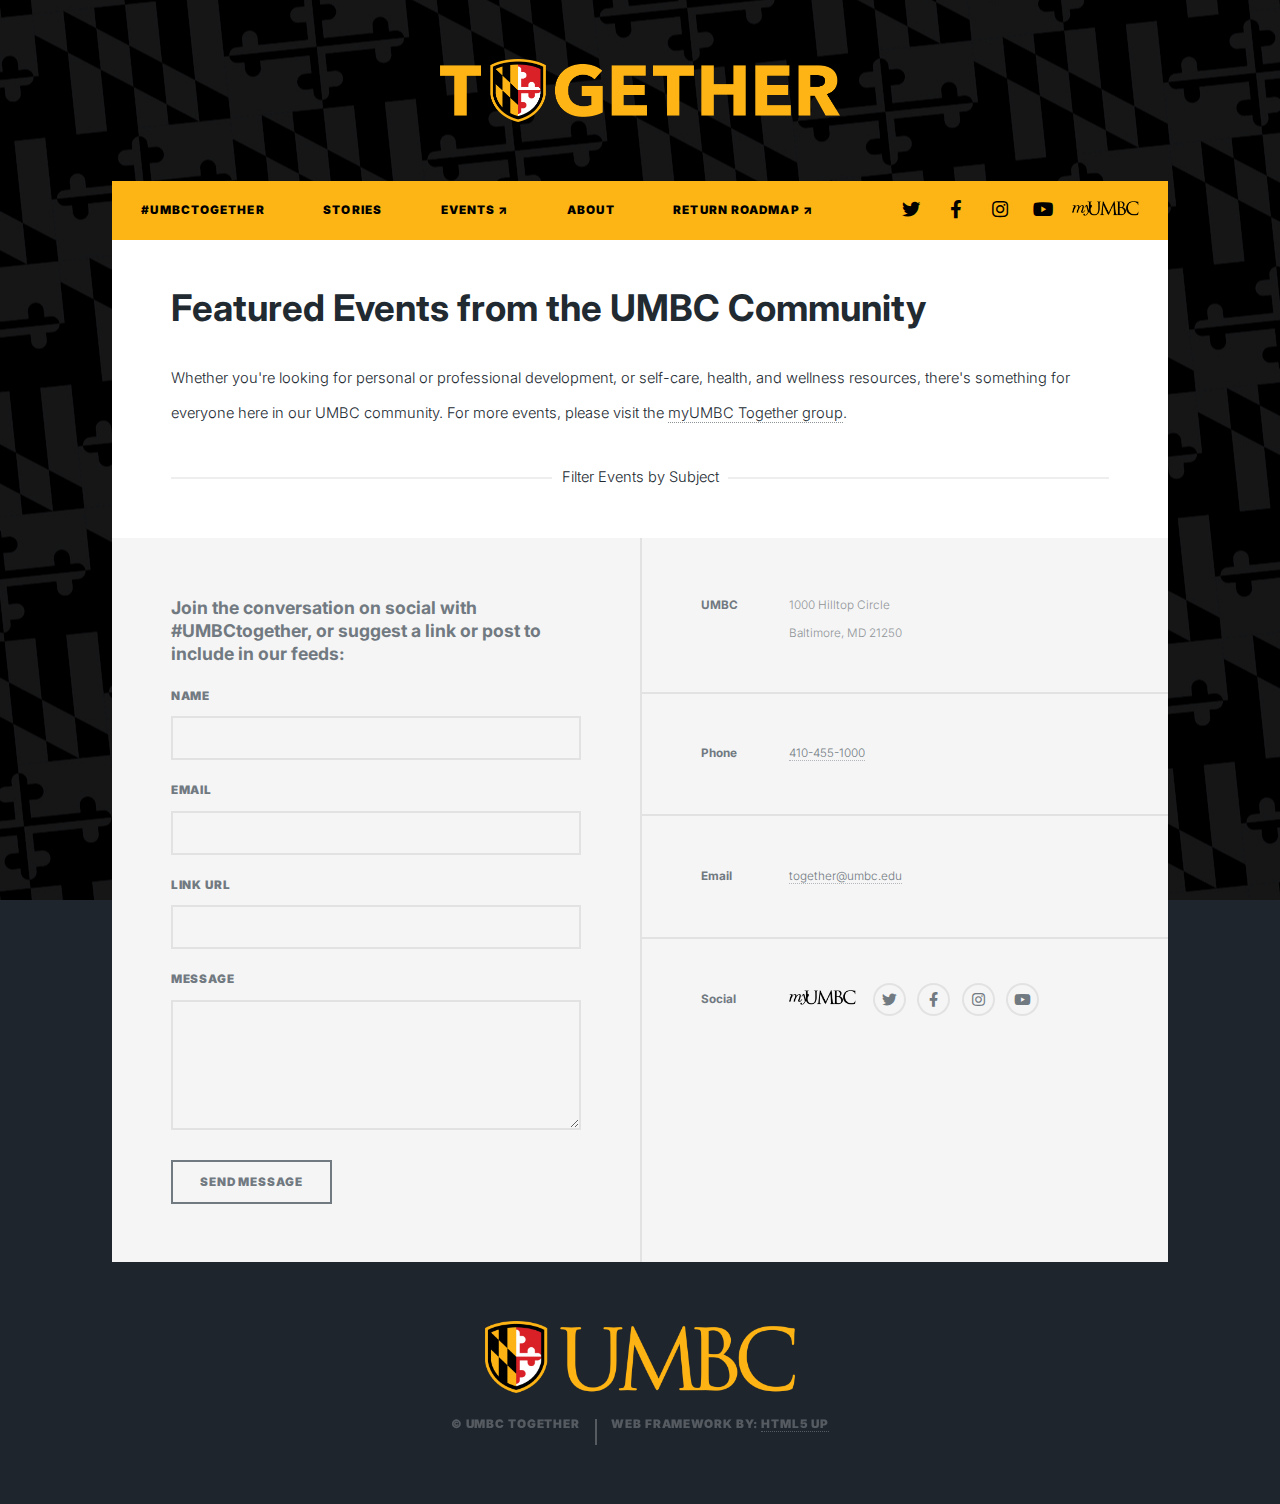
<file: events-old.html>
<!DOCTYPE HTML>
<!--
	Massively by HTML5 UP
	html5up.net | @ajlkn
	Free for personal and commercial use under the CCA 3.0 license (html5up.net/license)
-->
<html>
	<head>
				
<!-- Global site tag (gtag.js) - Google Analytics -->
<script async src="https://www.googletagmanager.com/gtag/js?id=UA-1045586-1"></script>
<script>
  window.dataLayer = window.dataLayer || [];
  function gtag(){dataLayer.push(arguments);}
  gtag('js', new Date());

  gtag('config', 'UA-1045586-1');
</script>
<!-- Global site tag (gtag.js) - Google Analytics -->
	<!-- Monsido / www.umbc.edu Account - Installed Friday, May 15, 2020  -->	
	<script type="text/javascript">
    window._monsido = window._monsido || {
        token: "firGcXTrHx9PoZBHICEsnQ",
    };
	</script>
	<script type="text/javascript" async src="https://app-script.monsido.com/v2/monsido-script.js"></script>
	

		<title>UMBC Community Resilience</title>
		<meta charset="utf-8" />
		<meta name="viewport" content="width=device-width, initial-scale=1, user-scalable=no" />
		<link rel="stylesheet" href="assets/css/main.css" />
		<noscript><link rel="stylesheet" href="assets/css/noscript.css" /></noscript>
			<link rel="apple-touch-icon" sizes="180x180" href="../apple-touch-icon.png">
			<link rel="icon" type="image/png" sizes="32x32" href="../favicon-32x32.png">
			<link rel="icon" type="image/png" sizes="16x16" href="../favicon-16x16.png">
	</head>
	
	<body class="is-preload">

		<!-- Wrapper -->
			<div id="wrapper">

				<!-- Intro -->
			
				<!-- Header -->
					<header id="header">
						<img border="0" src="images/UMBC-together.png" alt="UMBC" width="400" id="UMBC-logo">
					</header>

					<div id="intro">
					</div>



				<!-- Header -->
					
				<!-- Nav -->
					<nav id="nav">
						<ul class="links">
							<li><a href="index.html">#UMBCtogether</a></li>
							<li><a href="stories.html">Stories</a></li>
							<li><a href="https://my3.my.umbc.edu/groups/umbctogether/events" target="_blank">Events ↗</a></li>							
							<li><a href="about.html">About</a></li>
							<li><a href="https://covid19.umbc.edu" target="_blank">Return Roadmap ↗</a></li>
						</ul>
						<ul class="icons">
							<li><a href="https://twitter.com/umbc" class="icon brands fa-twitter" target="_blank"><span class="label">Twitter</span></a></li>
							<li><a href="https://www.facebook.com/umbcpage" class="icon brands fa-facebook-f" target="_blank"><span class="label">Facebook</span></a></li>
							<li><a href="https://www.instagram.com/umbclife/" class="icon brands fa-instagram" target="_blank"><span class="label">Instagram</span></a></li>
							<li><a href="https://www.youtube.com/user/UMBCtube/" class="icon brands fa-youtube" target="_blank"><span class="label">YouTube</span></a></li>
						<li><a href="https://my3.my.umbc.edu/groups/umbctogether" target="_blank" style="border-bottom: 0;"><img src="images/myUMBC.png" style="height: 15px;"></a></li>
						</ul>
					</nav>

				

				<!-- Main -->
					<div id="main">
						<h2>Featured Events from the UMBC Community</h2> 
							<p>Whether you're looking for personal or professional development, or self-care, health, and wellness resources, there's something for everyone here in our UMBC community. For more events, please visit the <a href="https://my3.my.umbc.edu/groups/umbctogether" target="_blank"> myUMBC Together group</a>.</p>		
		
									<header class="major"><span class="date" style="margin: 0 !important;">Filter Events by Subject</span></header>			
									<!-- Place <div> tag where you want the feed to appear -->
									<div id="curator-feed-community-events-layout"></div>
									<!-- The Javascript can be moved to the end of the html page before the </body> tag -->
									<script type="text/javascript">
									/* curator-feed-community-events-layout */
									(function(){
									var i, e, d = document, s = "script";i = d.createElement("script");i.async = 1;
									i.src = "https://cdn.curator.io/published/4b8a00ec-4c74-4f6e-a168-e77011b299d2.js";
									e = d.getElementsByTagName(s)[0];e.parentNode.insertBefore(i, e);
									})();
									</script>
							</section>
					</div>
				<!-- Footer -->
					<footer id="footer">
						<section>
							<h2 style="font-size: 1.2rem !important;">Join the conversation on social with #UMBCtogether, or suggest a link or post to include in our feeds:</h2> 
							<form action="https://formspree.io/xlewqdva" method="POST">
								<div class="fields">
									<div class="field">
										<label for="name">Name</label>
										<input type="text" name="name" id="name" />
									</div>
									<div class="field">
										<label for="email">Email</label>
										<input type="text" name="email" id="email" />
									</div>
									<div class="field">
										<label for="url">Link URL</label>
										<input type="text" name="url" id="url" />
									</div>
									<div class="field">
										<label for="message">Message</label>
										<textarea name="message" id="message" rows="3"></textarea>
									</div>
								</div>
								<ul class="actions">
									<li><input type="submit" value="Send Message" /></li>
								</ul>
							</form>
						</section>
						<section class="split contact">
							<section class="alt">
								<h3>UMBC</h3>
								<p>1000 Hilltop Circle<br />
								Baltimore, MD 21250</p>
							</section>
							<section>
								<h3>Phone</h3>
								<p><a href="tel:4104551000">410-455-1000</a></p>
							</section>
							<section>
								<h3>Email</h3>
								<p><a href="mailto:together@umbc.edu">together@umbc.edu</a></p>
							</section>
							<section>
								<h3>Social</h3>
								<ul class="icons alt">
					<li><a href="https://my3.my.umbc.edu/groups/umbctogether" target="_blank" style="border-bottom: 0;"><img src="images/myUMBC.png" style="height: 15px; padding-right: 10px;"></a>
							<li><a href="https://twitter.com/umbc" class="icon brands fa-twitter" target="_blank"><span class="label">Twitter</span></a></li>
							<li><a href="https://www.facebook.com/umbcpage" class="icon brands fa-facebook-f" target="_blank"><span class="label">Facebook</span></a></li>
							<li><a href="https://www.instagram.com/umbclife/" class="icon brands fa-instagram" target="_blank"><span class="label">Instagram</span></a></li>
							<li><a href="https://www.youtube.com/user/UMBCtube/" class="icon brands fa-youtube" target="_blank"><span class="label">YouTube</span></a></li>
								</ul>
							</section>
						</section>
					</footer>

				<!-- Copyright -->
					<div id="copyright">
							<img src="images/umbc-transparent.png" alt="UMBC" width="310" id="UMBC-logo"><br /><br />
						<ul><li>&copy; UMBC Together</li><li>Web Framework by: <a href="https://html5up.net">HTML5 UP</a></li></ul>
					</div>

			</div>

		<!-- Scripts -->
			<script src="assets/js/jquery.min.js"></script>
			<script src="assets/js/jquery.scrollex.min.js"></script>
			<script src="assets/js/jquery.scrolly.min.js"></script>
			<script src="assets/js/browser.min.js"></script>
			<script src="assets/js/breakpoints.min.js"></script>
			<script src="assets/js/util.js"></script>
			<script src="assets/js/main.js"></script>

	</body>
</html>
</file>
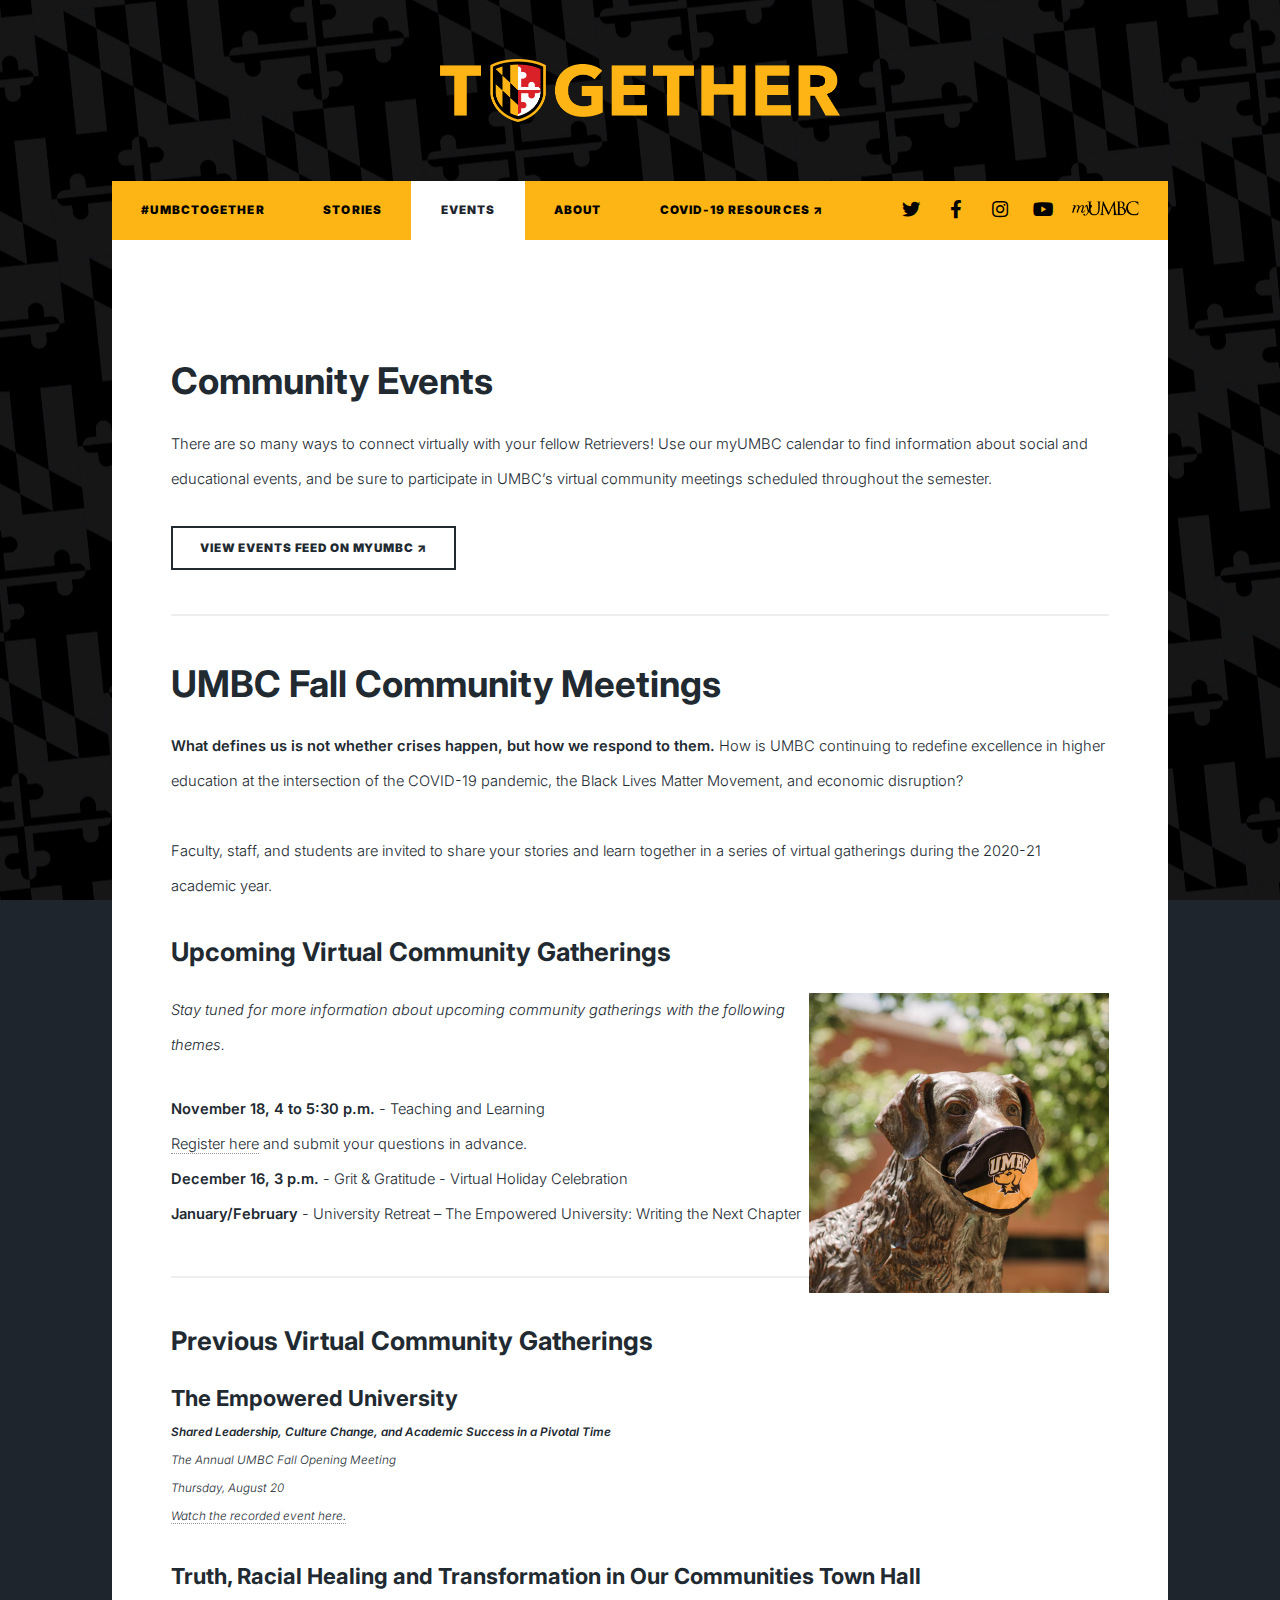
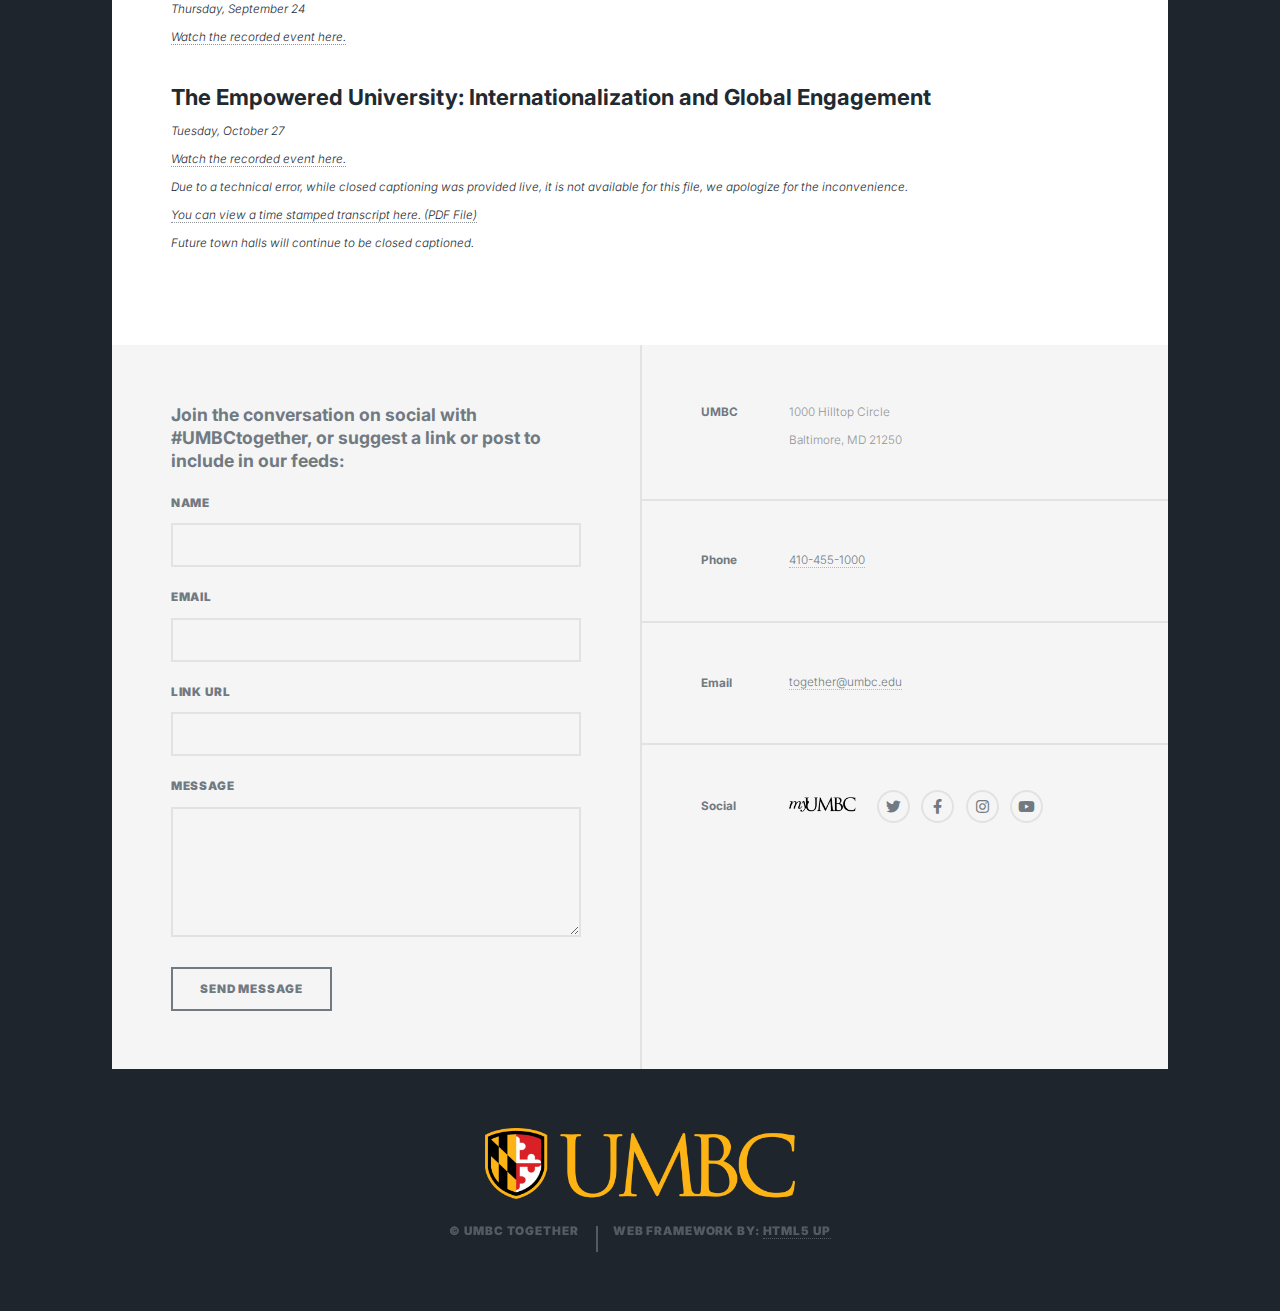
<file: events.html>
<!DOCTYPE html>
<!--
	Massively by HTML5 UP
	html5up.net | @ajlkn
	Free for personal and commercial use under the CCA 3.0 license (html5up.net/license)
-->
<html lang="en">
  <head>
    <title>UMBC Fall Community Meetings</title>
    <meta charset="utf-8" />
    <meta name="viewport" content="width=device-width, initial-scale=1" />
    <link rel="stylesheet" href="assets/css/main.css" />
    <noscript><link rel="stylesheet" href="assets/css/noscript.css" /></noscript>
    <link rel="apple-touch-icon" sizes="180x180" href="../apple-touch-icon.png" />
    <link rel="icon" type="image/png" sizes="32x32" href="../favicon-32x32.png" />
    <link rel="icon" type="image/png" sizes="16x16" href="../favicon-16x16.png" />

    <!-- Global site tag (gtag.js) - Google Analytics -->
    <script async src="https://www.googletagmanager.com/gtag/js?id=UA-1045586-1"></script>
    <script>
      window.dataLayer = window.dataLayer || [];

      function gtag() {
        dataLayer.push(arguments);
      }
      gtag("js", new Date());

      gtag("config", "UA-1045586-1");
    </script>
    <!-- Global site tag (gtag.js) - Google Analytics -->
    <!-- Monsido / www.umbc.edu Account - Installed Friday, May 15, 2020  -->
    <script>
      window._monsido = window._monsido || {
        token: "firGcXTrHx9PoZBHICEsnQ",
      };
    </script>
    <script async src="https://app-script.monsido.com/v2/monsido-script.js"></script>
    <style>
      .crt-post-name span,
      .crt-popup-header {
        display: none !important;
        visibility: hidden !important;
      }

      .crt-popup-wrapper .crt-popup.has-image .crt-popup-right .crt-popup-text {
        top: 10px !important;
      }
    </style>
  </head>

  <body class="is-preload">
    <!-- Wrapper -->
    <div id="wrapper">
      <!-- Intro -->
      <!-- Header -->
      <header id="header">
        <img src="images/UMBC-together.png" alt="UMBC Together Logo" width="400" id="UMBC-logo" style="border: 0 !important" />
      </header>
      <div id="intro"></div>
      <!-- Header -->
      <!-- Nav -->
      <nav id="nav">
        <ul class="links">
          <li><a href="index.html">#UMBCtogether</a></li>
          <li><a href="stories.html">Stories</a></li>
          <li class="active"><a href="events.html">Events</a></li>
          <li><a href="about.html">About</a></li>
          <li><a href="https://covid19.umbc.edu" target="_blank">COVID-19 Resources ↗</a></li>
        </ul>
        <ul class="icons">
          <li>
            <a href="https://twitter.com/umbc" class="icon brands fa-twitter" target="_blank"><span class="label">Twitter</span></a>
          </li>
          <li>
            <a href="https://www.facebook.com/umbcpage" class="icon brands fa-facebook-f" target="_blank"><span class="label">Facebook</span></a>
          </li>
          <li>
            <a href="https://www.instagram.com/umbclife/" class="icon brands fa-instagram" target="_blank"><span class="label">Instagram</span></a>
          </li>
          <li>
            <a href="https://www.youtube.com/user/UMBCtube/" class="icon brands fa-youtube" target="_blank"><span class="label">YouTube</span></a>
          </li>
          <li>
            <a href="https://my3.my.umbc.edu/groups/umbctogether" target="_blank" style="border-bottom: 0"><img alt="" src="images/myUMBC.png" style="height: 15px" /></a>
          </li>
        </ul>
      </nav>
      <!-- Main -->
      <div id="main">
        <section class="post">
          <h2>Community Events</h2>
          <p>There are so many ways to connect virtually with your fellow Retrievers! Use our myUMBC calendar to find information about social and educational events, and be sure to participate in UMBC’s virtual community meetings scheduled throughout the semester.</p>
          <a href="https://my3.my.umbc.edu/groups/umbctogether/events" target="_blank" class="button">
            View Events Feed on myUMBC
            <span aria-label="(opens in new window)">↗</span>
          </a>
          <br />
          <hr />
          <h2>UMBC Fall Community Meetings</h2>
          <p>
            <strong>What defines us is not whether crises happen, but how we respond to them.</strong>
            How is UMBC continuing to redefine excellence in higher education at the intersection of the COVID-19 pandemic, the Black Lives Matter Movement, and economic disruption?
            <br />
            <br />
            Faculty, staff, and students are invited to share your stories and learn together in a series of virtual gatherings during the 2020-21 academic year.
          </p>

          <header>
            <h3>Upcoming Virtual Community Gatherings</h3>
            <span class="ie right"><img alt="UMBC's True Grit statue shown with a black and gold UMBC Mask covering  his face" src="images/fall-true-grit-mask.jpg" width="300" style="float: right" /></span>
            <p>Stay tuned for more information about upcoming community gatherings with the following themes.</p>
          </header>
          <p>
            <strong>November 18, 4 to 5:30 p.m.</strong>
            - Teaching and Learning
            <br />
            <a href="https://my3.my.umbc.edu/groups/insights/posts/97282" target="_blank">
              Register here<span class="sr-only">for The Empowered University: Teaching and Learning</span></a>
            and submit your questions in advance.<br>

            <strong>December 16, 3 p.m.</strong>
            - Grit & Gratitude - Virtual Holiday Celebration
            <br />

            <strong>January/February</strong>
            - University Retreat – The Empowered University: Writing the Next Chapter
          </p>
          <hr />
          <h3>Previous Virtual Community Gatherings</h3>
          <header>
            <h4>The Empowered University</h4>
            <p>
              <strong>Shared Leadership, Culture Change, and Academic Success in a Pivotal Time</strong>
              <br />
              The Annual UMBC Fall Opening Meeting
              <br />
              Thursday, August 20
              <br />
              <a href="https://www.youtube.com/playlist?list=PLnj_pHJHgqkUFhZdmxvqg1t58Uf4VOS1A" target="_blank">Watch the recorded event here.</a>
            </p>

            <h4>Truth, Racial Healing and Transformation in Our Communities Town Hall</h4>
            <p>
              Thursday, September 24
              <br />
              <a href="https://youtu.be/_B99W7OIIaM" target="_blank">Watch the recorded event here.</a>
            </p>

            <h4>The Empowered University: Internationalization and Global Engagement</h4>

            <p>
              Tuesday, October 27
              <br />
              <a href="https://umbc.app.box.com/s/ncobp2d3i6l3w77whjg361rwkl4vi7dw" target="_blank">
                Watch the recorded event
                <span class="sr-only">of The Empowered University: Internationalization and Global Engagement</span>
                here.
              </a>
              <br />
              Due to a technical error, while closed captioning was provided live, it is not available for this file, we apologize for the inconvenience.
              <br />
              <a href="assets/pdf/internationalization-and-global-engagement-transcript.pdf" target="_blank">
                You can view a time stamped transcript
                <span class="sr-only">of The Empowered University: Internationalization and Global Engagement</span>
                here. (PDF File)
              </a>
              <br />
              Future town halls will continue to be closed captioned.
            </p>
          </header>
        </section>
      </div>
      <!-- Footer -->
      <footer id="footer">
        <section>
          <h2 style="font-size: 1.2rem !important">Join the conversation on social with #UMBCtogether, or suggest a link or post to include in our feeds:</h2>
          <form action="https://formspree.io/xlewqdva" method="POST">
            <div class="fields">
              <div class="field">
                <label for="name">Name</label>
                <input type="text" name="name" id="name" />
              </div>
              <div class="field">
                <label for="email">Email</label>
                <input type="text" name="email" id="email" />
              </div>
              <div class="field">
                <label for="url">Link URL</label>
                <input type="text" name="url" id="url" />
              </div>
              <div class="field">
                <label for="message">Message</label>
                <textarea name="message" id="message" rows="3"></textarea>
              </div>
            </div>
            <ul class="actions">
              <li><input type="submit" value="Send Message" /></li>
            </ul>
          </form>
        </section>
        <section class="split contact">
          <section class="alt">
            <h3>UMBC</h3>
            <p>
              1000 Hilltop Circle
              <br />
              Baltimore, MD 21250
            </p>
          </section>
          <section>
            <h3>Phone</h3>
            <p><a href="tel:4104551000">410-455-1000</a></p>
          </section>
          <section>
            <h3>Email</h3>
            <p><a href="mailto:together@umbc.edu">together@umbc.edu</a></p>
          </section>
          <section>
            <h3>Social</h3>
            <ul class="icons alt">
              <li>
                <a href="https://my3.my.umbc.edu/groups/umbctogether" target="_blank" style="border-bottom: 0"><img src="images/myUMBC.png" alt="myUMBC  Logo" style="height: 15px; padding-right: 10px" /></a>
              </li>
              <li>
                <a href="https://twitter.com/umbc" class="icon brands fa-twitter" target="_blank"><span class="label">Twitter</span></a>
              </li>
              <li>
                <a href="https://www.facebook.com/umbcpage" class="icon brands fa-facebook-f" target="_blank"><span class="label">Facebook</span></a>
              </li>
              <li>
                <a href="https://www.instagram.com/umbclife/" class="icon brands fa-instagram" target="_blank"><span class="label">Instagram</span></a>
              </li>
              <li>
                <a href="https://www.youtube.com/user/UMBCtube/" class="icon brands fa-youtube" target="_blank"><span class="label">YouTube</span></a>
              </li>
            </ul>
          </section>
        </section>
      </footer>
      <!-- Copyright -->
      <div id="copyright">
        <img src="images/umbc-transparent.png" alt="UMBC" width="310" id="Footer-UMBC-logo" />
        <br />
        <br />
        <ul>
          <li>&copy; UMBC Together</li>
          <li>
            Web Framework by:
            <a href="https://html5up.net">HTML5 UP</a>
          </li>
        </ul>
      </div>
    </div>
    <!-- Scripts -->
    <script src="assets/js/jquery.min.js"></script>
    <script src="assets/js/jquery.scrollex.min.js"></script>
    <script src="assets/js/jquery.scrolly.min.js"></script>
    <script src="assets/js/browser.min.js"></script>
    <script src="assets/js/breakpoints.min.js"></script>
    <script src="assets/js/util.js"></script>
    <script src="assets/js/main.js"></script>
  </body>
</html>
</file>
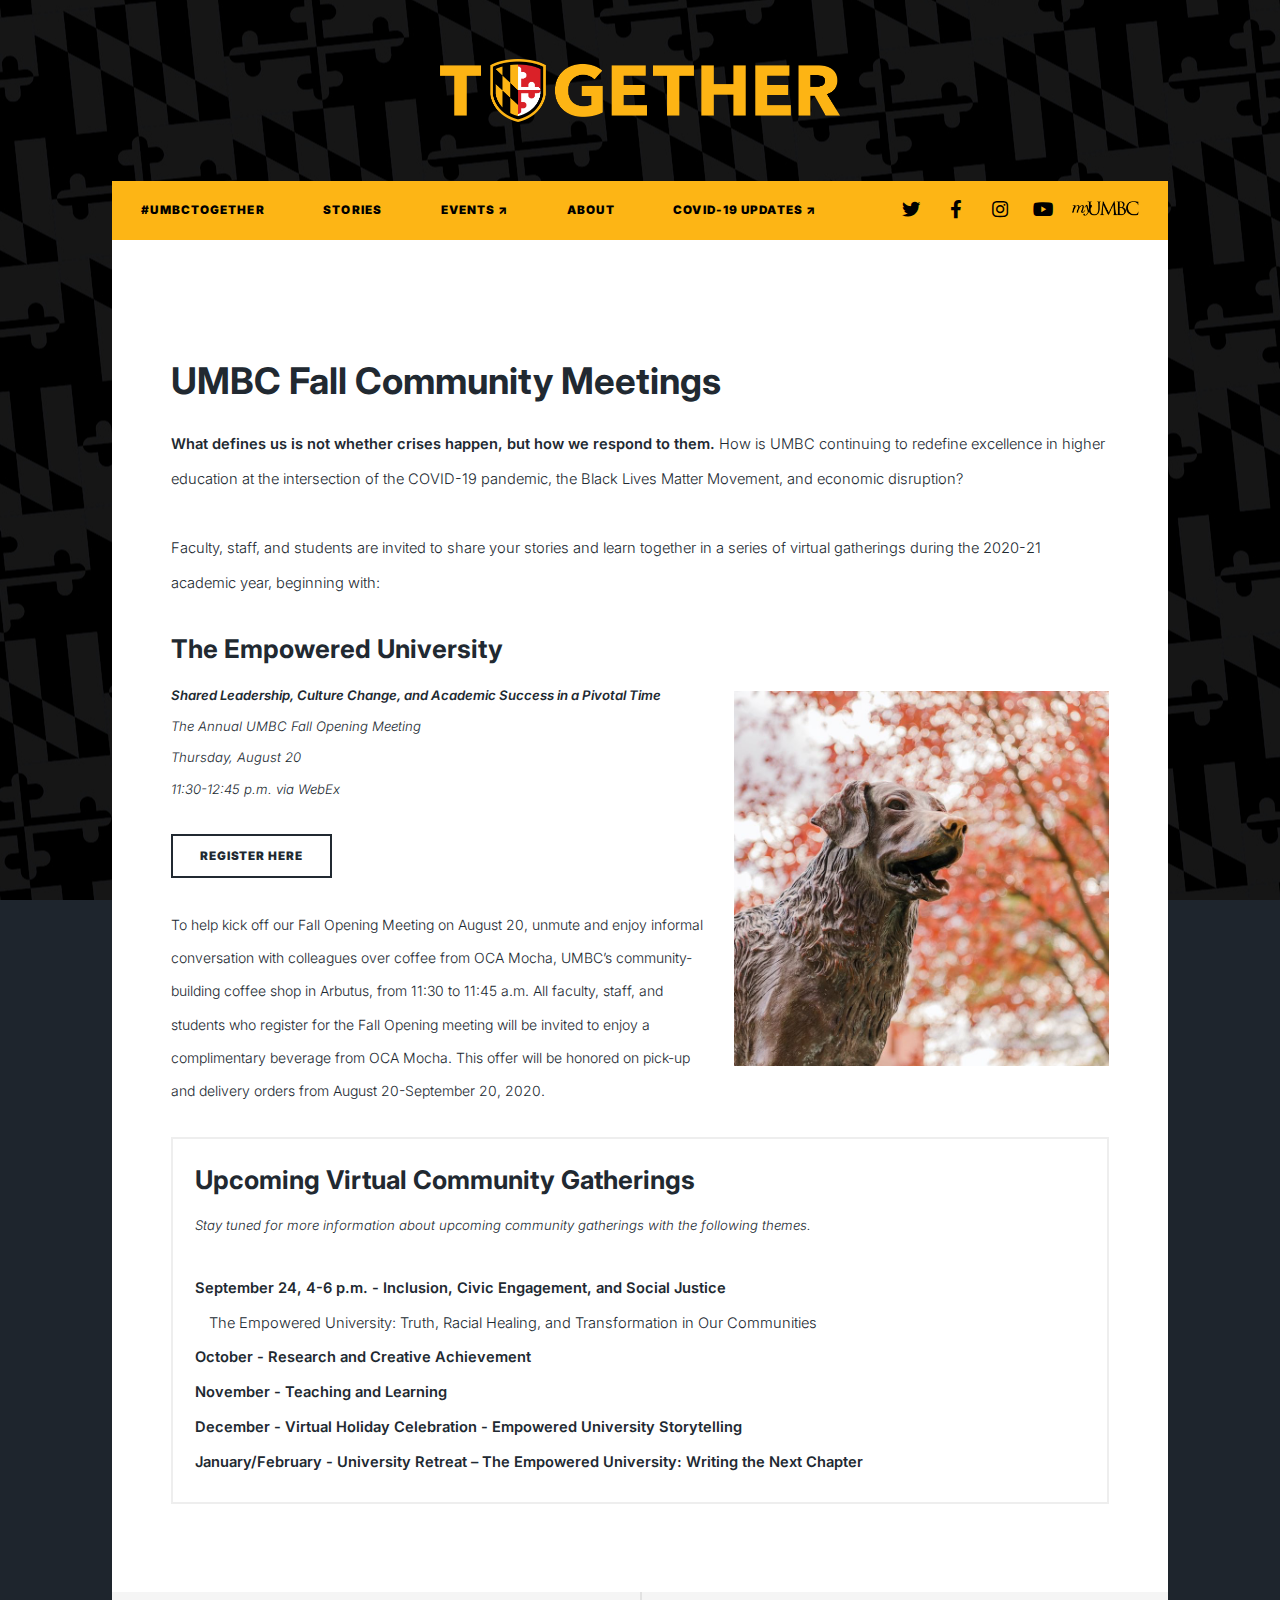
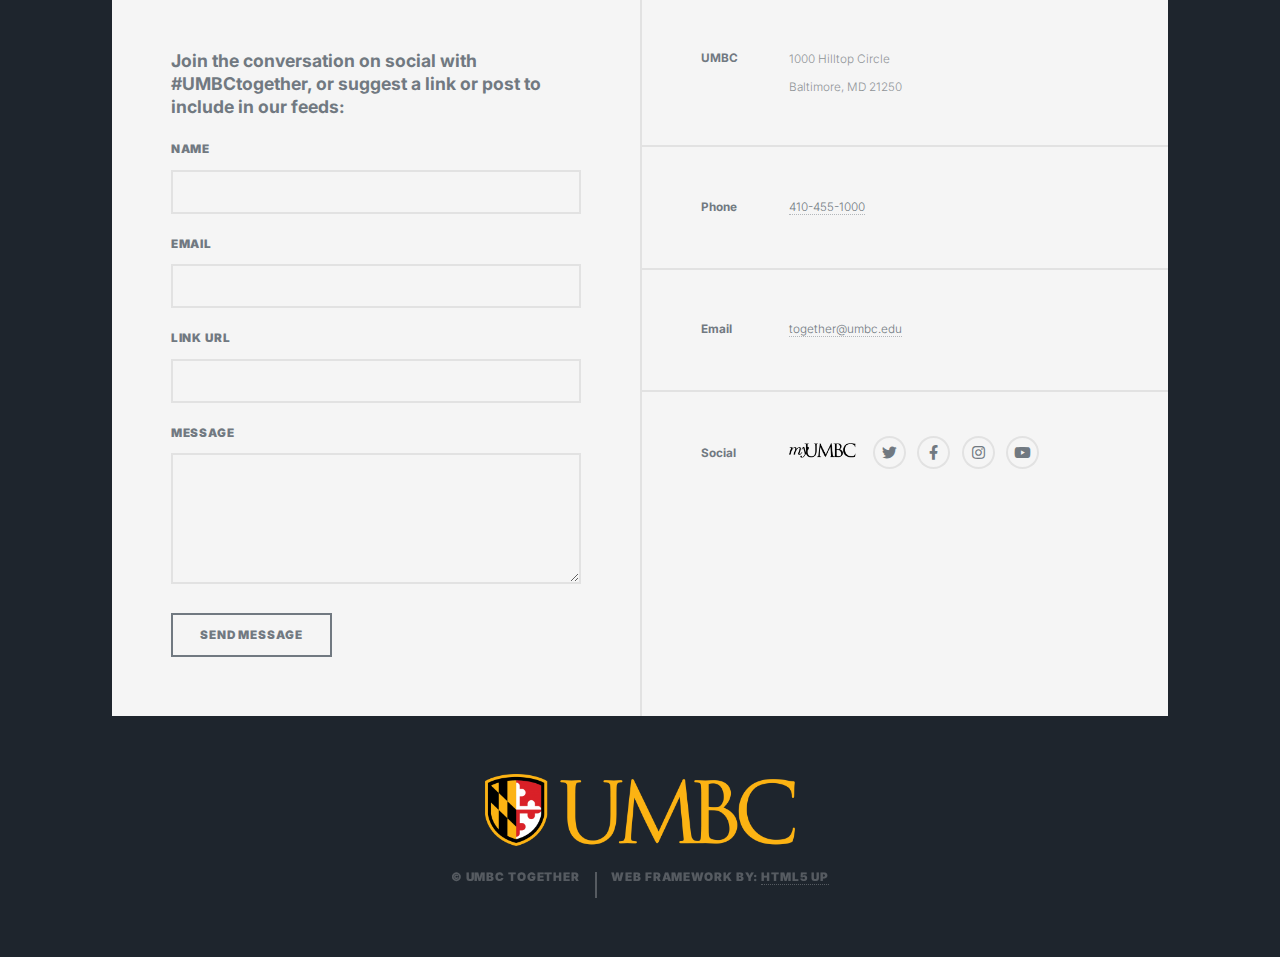
<file: fall.html>
<!DOCTYPE HTML>
<!--
	Massively by HTML5 UP
	html5up.net | @ajlkn
	Free for personal and commercial use under the CCA 3.0 license (html5up.net/license)
-->
<html>
	<head>
				
<!-- Global site tag (gtag.js) - Google Analytics -->
<script async src="https://www.googletagmanager.com/gtag/js?id=UA-1045586-1"></script>
<script>
  window.dataLayer = window.dataLayer || [];
  function gtag(){dataLayer.push(arguments);}
  gtag('js', new Date());

  gtag('config', 'UA-1045586-1');
</script>
<!-- Global site tag (gtag.js) - Google Analytics -->
	<!-- Monsido / www.umbc.edu Account - Installed Friday, May 15, 2020  -->	
	<script type="text/javascript">
    window._monsido = window._monsido || {
        token: "firGcXTrHx9PoZBHICEsnQ",
    };
	</script>
	<script type="text/javascript" async src="https://app-script.monsido.com/v2/monsido-script.js"></script>
	

<style>
	
	
.crt-post-name span, .crt-popup-header {
	display: none !important;
	visibility: hidden !important;
}

.crt-popup-wrapper .crt-popup.has-image .crt-popup-right .crt-popup-text {
	top: 10px !important;
}
</style>

		<title>UMBC Fall Community Meetings</title>
		<meta charset="utf-8" />
		<meta name="viewport" content="width=device-width, initial-scale=1, user-scalable=no" />
		<link rel="stylesheet" href="assets/css/main.css" />
		<noscript><link rel="stylesheet" href="assets/css/noscript.css" /></noscript>
			<link rel="apple-touch-icon" sizes="180x180" href="../apple-touch-icon.png">
			<link rel="icon" type="image/png" sizes="32x32" href="../favicon-32x32.png">
			<link rel="icon" type="image/png" sizes="16x16" href="../favicon-16x16.png">
	</head>
	
	<body class="is-preload">

		<!-- Wrapper -->
			<div id="wrapper">

				<!-- Intro -->
			
				<!-- Header -->
					<header id="header">
						<img border="0" src="images/UMBC-together.png" alt="UMBC" width="400" id="UMBC-logo" style="border: 0 !important;">
					</header>

					<div id="intro">
						
					</div>


				<!-- Header -->
					
				<!-- Nav -->
					<nav id="nav">
						<ul class="links">
							<li><a href="index.html">#UMBCtogether</a></li>
							<li><a href="stories.html">Stories</a></li>
							<li><a href="https://my3.my.umbc.edu/groups/umbctogether/events" target="_blank">Events ↗</a></li>							
							<li><a href="about.html">About</a></li>
							<li><a href="https://covid19.umbc.edu" target="_blank">COVID-19 Updates ↗</a></li>
						</ul>
						<ul class="icons">
							<li><a href="https://twitter.com/umbc" class="icon brands fa-twitter" target="_blank"><span class="label">Twitter</span></a></li>
							<li><a href="https://www.facebook.com/umbcpage" class="icon brands fa-facebook-f" target="_blank"><span class="label">Facebook</span></a></li>
							<li><a href="https://www.instagram.com/umbclife/" class="icon brands fa-instagram" target="_blank"><span class="label">Instagram</span></a></li>
							<li><a href="https://www.youtube.com/user/UMBCtube/" class="icon brands fa-youtube" target="_blank"><span class="label">YouTube</span></a></li>
							<li><a href="https://my3.my.umbc.edu/groups/umbctogether" target="_blank" style="border-bottom: 0;"><img src="images/myUMBC.png" style="height: 15px;"></a></li>
						</ul>
					</nav>

				
				

				<!-- Main -->
				
					<div id="main">
						<section class="post">
						<h2>UMBC Fall Community Meetings</h2> 
						
						
<!-- 						<a href="https://www.google.com/url?q=https%3A%2F%2Fumbc.webex.com%2Fumbc%2Fonstage%2Fg.php%3FMTID%3De5372aec691254002e6dc7149ddce1490&sa=D&ust=1598366781723000&usg=AOvVaw0FqjqGn4fe1sSileoP5Kjd" target="_blank" class="button">VIEW RECORDING OF MEETING NOW</a><br /><br /> -->
						
							<p>
								<strong>What defines us is not whether crises happen, but how we respond to them.</strong>  How is UMBC continuing to redefine excellence in higher education at the intersection of the COVID-19 pandemic, the Black Lives Matter Movement, and economic disruption?<br /><br />

Faculty, staff, and students are invited to share your stories and learn together in a series of virtual gatherings during the 2020-21 academic year, beginning with:</p>

<header><h3>The Empowered University</h3>
<p><span class="image right"><img src="images/fall-true-grit.jpg"></span>
	<strong>Shared Leadership, Culture Change, and Academic Success in a Pivotal Time</strong><br />
The Annual UMBC Fall Opening Meeting<br />
Thursday, August 20   <br />
11:30-12:45 p.m. via WebEx</p>
</header>	

<p><a href="https://forms.gle/KxCXX5YVPNUPLjmJ8" class="button">Register Here</a></p>

<p style="font-size:14px;">To help kick off our Fall Opening Meeting on August 20, unmute and enjoy informal conversation with colleagues over coffee from OCA Mocha, UMBC’s community-building coffee shop in Arbutus, from 11:30 to 11:45 a.m. All faculty, staff, and students who register for the Fall Opening meeting will be invited to enjoy a complimentary beverage from OCA Mocha. This offer will be honored on pick-up and delivery orders from August 20-September 20, 2020.</p>


<div class="box"><header>
	<h3>Upcoming Virtual Community Gatherings</h3>
<p>Stay tuned for more information about upcoming community gatherings with the following themes.</p>
					</header>
<p>

<strong>September 24, 4-6 p.m. - Inclusion, Civic Engagement, and Social Justice</strong><br />
<span style="padding-left: 1em;">The Empowered University: Truth, Racial Healing, and Transformation in Our Communities</span><br />
<strong>October - Research and Creative Achievement</strong><br /> 
<strong>November - Teaching and Learning</strong><br /> 
<strong>December - Virtual Holiday Celebration  - Empowered University Storytelling</strong><br />
<strong>January/February - University Retreat – The Empowered University: Writing the Next Chapter</strong>
							</p></div>
					</div>
					</section>
				<!-- Footer -->
					<footer id="footer">
						<section>
							<h2 style="font-size: 1.2rem !important;">Join the conversation on social with #UMBCtogether, or suggest a link or post to include in our feeds:</h2> 
							<form action="https://formspree.io/xlewqdva" method="POST">
								<div class="fields">
									<div class="field">
										<label for="name">Name</label>
										<input type="text" name="name" id="name" />
									</div>
									<div class="field">
										<label for="email">Email</label>
										<input type="text" name="email" id="email" />
									</div>
									<div class="field">
										<label for="url">Link URL</label>
										<input type="text" name="url" id="url" />
									</div>
									<div class="field">
										<label for="message">Message</label>
										<textarea name="message" id="message" rows="3"></textarea>
									</div>
								</div>
								<ul class="actions">
									<li><input type="submit" value="Send Message" /></li>
								</ul>
							</form>
						</section>
						<section class="split contact">
							<section class="alt">
								<h3>UMBC</h3>
								<p>1000 Hilltop Circle<br />
								Baltimore, MD 21250</p>
							</section>
							<section>
								<h3>Phone</h3>
								<p><a href="tel:4104551000">410-455-1000</a></p>
							</section>
							<section>
								<h3>Email</h3>
								<p><a href="mailto:together@umbc.edu">together@umbc.edu</a></p>
							</section>
							<section>
								<h3>Social</h3>
								<ul class="icons alt">
					<li><a href="https://my3.my.umbc.edu/groups/umbctogether" target="_blank" style="border-bottom: 0;"><img src="images/myUMBC.png" style="height: 15px; padding-right: 10px;"></a>
							<li><a href="https://twitter.com/umbc" class="icon brands fa-twitter" target="_blank"><span class="label">Twitter</span></a></li>
							<li><a href="https://www.facebook.com/umbcpage" class="icon brands fa-facebook-f" target="_blank"><span class="label">Facebook</span></a></li>
							<li><a href="https://www.instagram.com/umbclife/" class="icon brands fa-instagram" target="_blank"><span class="label">Instagram</span></a></li>
							<li><a href="https://www.youtube.com/user/UMBCtube/" class="icon brands fa-youtube" target="_blank"><span class="label">YouTube</span></a></li>
								</ul>
							</section>
						</section>
					</footer>

				<!-- Copyright -->
					<div id="copyright">
							<img src="images/umbc-transparent.png" alt="UMBC" width="310" id="UMBC-logo"><br /><br />
						<ul><li>&copy; UMBC Together</li><li>Web Framework by: <a href="https://html5up.net">HTML5 UP</a></li></ul>
					</div>

			</div>

		<!-- Scripts -->
			<script src="assets/js/jquery.min.js"></script>
			<script src="assets/js/jquery.scrollex.min.js"></script>
			<script src="assets/js/jquery.scrolly.min.js"></script>
			<script src="assets/js/browser.min.js"></script>
			<script src="assets/js/breakpoints.min.js"></script>
			<script src="assets/js/util.js"></script>
			<script src="assets/js/main.js"></script>

	</body>
</html>
</file>
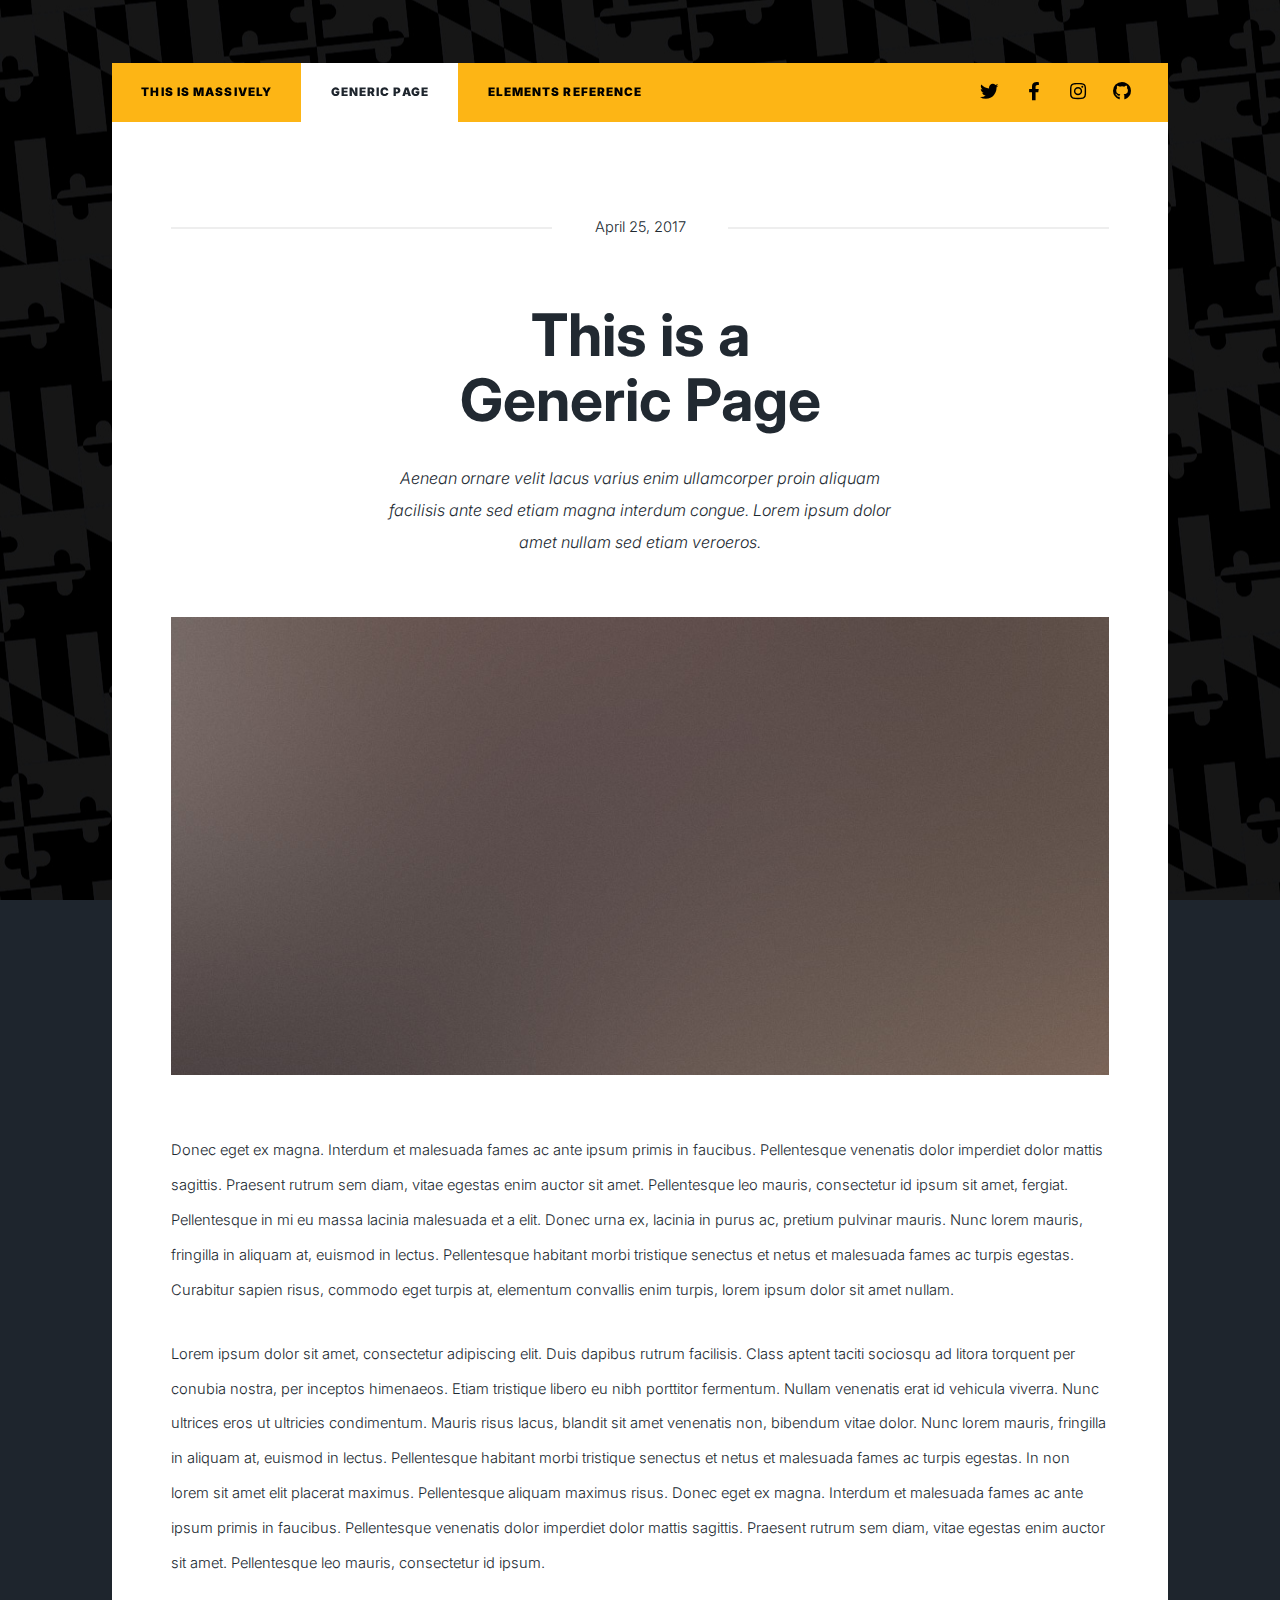
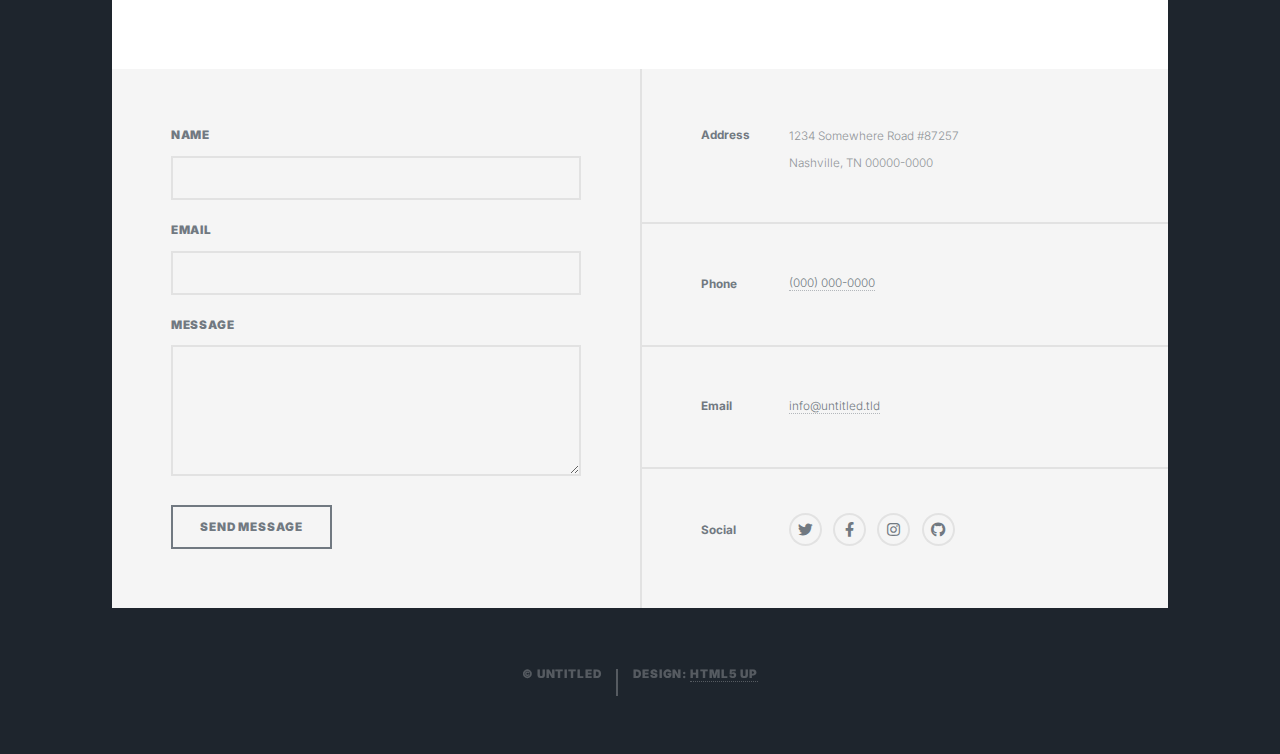
<file: generic.html>
<!DOCTYPE HTML>
<!--
	Massively by HTML5 UP
	html5up.net | @ajlkn
	Free for personal and commercial use under the CCA 3.0 license (html5up.net/license)
-->
<html>
	<head>
		<title>Generic Page - Massively by HTML5 UP</title>
		<meta charset="utf-8" />
		<meta name="viewport" content="width=device-width, initial-scale=1, user-scalable=no" />
		<link rel="stylesheet" href="assets/css/main.css" />
		<noscript><link rel="stylesheet" href="assets/css/noscript.css" /></noscript>
	</head>
	<body class="is-preload">

		<!-- Wrapper -->
			<div id="wrapper">

				<!-- Header -->
					<header id="header">
						<a href="index.html" class="logo">Massively</a>
					</header>

				<!-- Nav -->
					<nav id="nav">
						<ul class="links">
							<li><a href="index.html">This is Massively</a></li>
							<li class="active"><a href="generic.html">Generic Page</a></li>
							<li><a href="elements.html">Elements Reference</a></li>
						</ul>
						<ul class="icons">
							<li><a href="#" class="icon brands fa-twitter"><span class="label">Twitter</span></a></li>
							<li><a href="#" class="icon brands fa-facebook-f"><span class="label">Facebook</span></a></li>
							<li><a href="#" class="icon brands fa-instagram"><span class="label">Instagram</span></a></li>
							<li><a href="#" class="icon brands fa-github"><span class="label">GitHub</span></a></li>
						</ul>
					</nav>

				<!-- Main -->
					<div id="main">

						<!-- Post -->
							<section class="post">
								<header class="major">
									<span class="date">April 25, 2017</span>
									<h1>This is a<br />
									Generic Page</h1>
									<p>Aenean ornare velit lacus varius enim ullamcorper proin aliquam<br />
									facilisis ante sed etiam magna interdum congue. Lorem ipsum dolor<br />
									amet nullam sed etiam veroeros.</p>
								</header>
								<div class="image main"><img src="images/pic01.jpg" alt="" /></div>
								<p>Donec eget ex magna. Interdum et malesuada fames ac ante ipsum primis in faucibus. Pellentesque venenatis dolor imperdiet dolor mattis sagittis. Praesent rutrum sem diam, vitae egestas enim auctor sit amet. Pellentesque leo mauris, consectetur id ipsum sit amet, fergiat. Pellentesque in mi eu massa lacinia malesuada et a elit. Donec urna ex, lacinia in purus ac, pretium pulvinar mauris. Nunc lorem mauris, fringilla in aliquam at, euismod in lectus. Pellentesque habitant morbi tristique senectus et netus et malesuada fames ac turpis egestas. Curabitur sapien risus, commodo eget turpis at, elementum convallis enim turpis, lorem ipsum dolor sit amet nullam.</p>
								<p>Lorem ipsum dolor sit amet, consectetur adipiscing elit. Duis dapibus rutrum facilisis. Class aptent taciti sociosqu ad litora torquent per conubia nostra, per inceptos himenaeos. Etiam tristique libero eu nibh porttitor fermentum. Nullam venenatis erat id vehicula viverra. Nunc ultrices eros ut ultricies condimentum. Mauris risus lacus, blandit sit amet venenatis non, bibendum vitae dolor. Nunc lorem mauris, fringilla in aliquam at, euismod in lectus. Pellentesque habitant morbi tristique senectus et netus et malesuada fames ac turpis egestas. In non lorem sit amet elit placerat maximus. Pellentesque aliquam maximus risus. Donec eget ex magna. Interdum et malesuada fames ac ante ipsum primis in faucibus. Pellentesque venenatis dolor imperdiet dolor mattis sagittis. Praesent rutrum sem diam, vitae egestas enim auctor sit amet. Pellentesque leo mauris, consectetur id ipsum.</p>
							</section>

					</div>

				<!-- Footer -->
					<footer id="footer">
						<section>
							<form method="post" action="#">
								<div class="fields">
									<div class="field">
										<label for="name">Name</label>
										<input type="text" name="name" id="name" />
									</div>
									<div class="field">
										<label for="email">Email</label>
										<input type="text" name="email" id="email" />
									</div>
									<div class="field">
										<label for="message">Message</label>
										<textarea name="message" id="message" rows="3"></textarea>
									</div>
								</div>
								<ul class="actions">
									<li><input type="submit" value="Send Message" /></li>
								</ul>
							</form>
						</section>
						<section class="split contact">
							<section class="alt">
								<h3>Address</h3>
								<p>1234 Somewhere Road #87257<br />
								Nashville, TN 00000-0000</p>
							</section>
							<section>
								<h3>Phone</h3>
								<p><a href="#">(000) 000-0000</a></p>
							</section>
							<section>
								<h3>Email</h3>
								<p><a href="#">info@untitled.tld</a></p>
							</section>
							<section>
								<h3>Social</h3>
								<ul class="icons alt">
									<li><a href="#" class="icon brands alt fa-twitter"><span class="label">Twitter</span></a></li>
									<li><a href="#" class="icon brands alt fa-facebook-f"><span class="label">Facebook</span></a></li>
									<li><a href="#" class="icon brands alt fa-instagram"><span class="label">Instagram</span></a></li>
									<li><a href="#" class="icon brands alt fa-github"><span class="label">GitHub</span></a></li>
								</ul>
							</section>
						</section>
					</footer>

				<!-- Copyright -->
					<div id="copyright">
						<ul><li>&copy; Untitled</li><li>Design: <a href="https://html5up.net">HTML5 UP</a></li></ul>
					</div>

			</div>

		<!-- Scripts -->
			<script src="assets/js/jquery.min.js"></script>
			<script src="assets/js/jquery.scrollex.min.js"></script>
			<script src="assets/js/jquery.scrolly.min.js"></script>
			<script src="assets/js/browser.min.js"></script>
			<script src="assets/js/breakpoints.min.js"></script>
			<script src="assets/js/util.js"></script>
			<script src="assets/js/main.js"></script>

	</body>
</html>
</file>
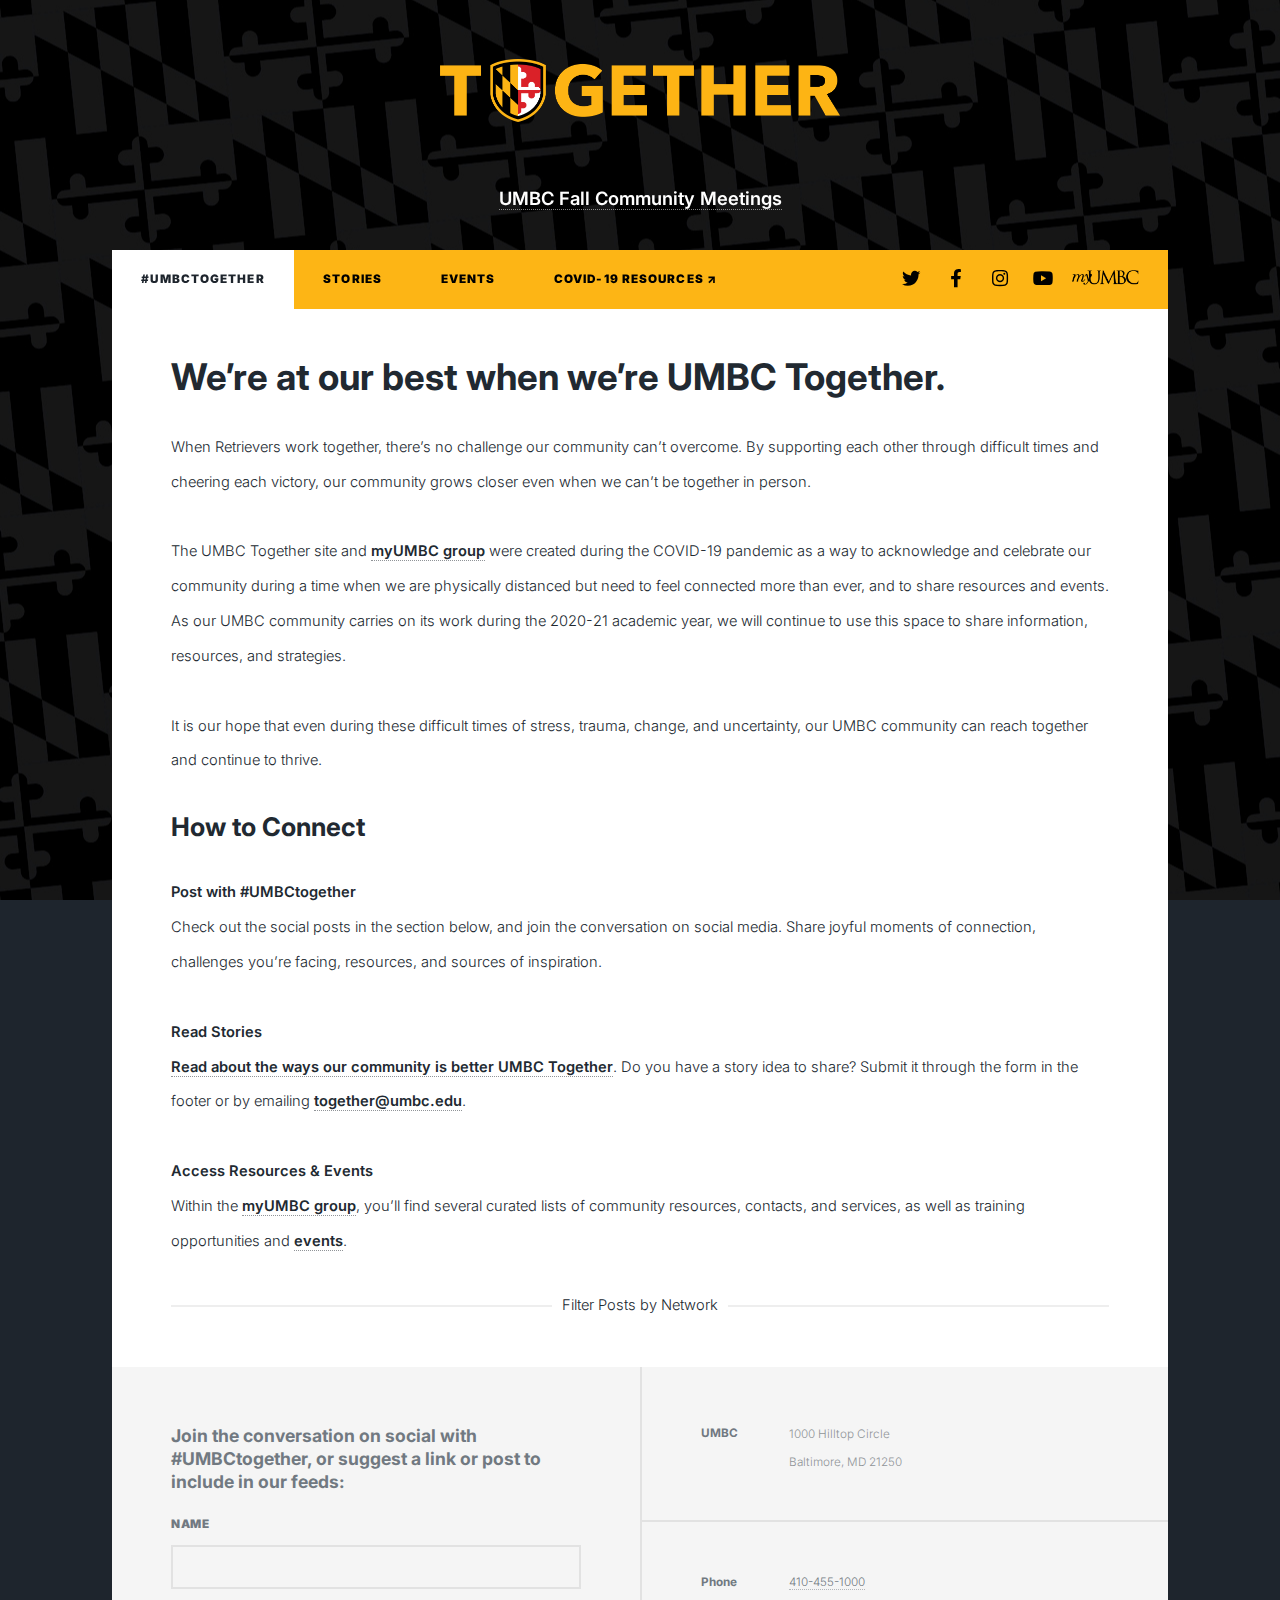
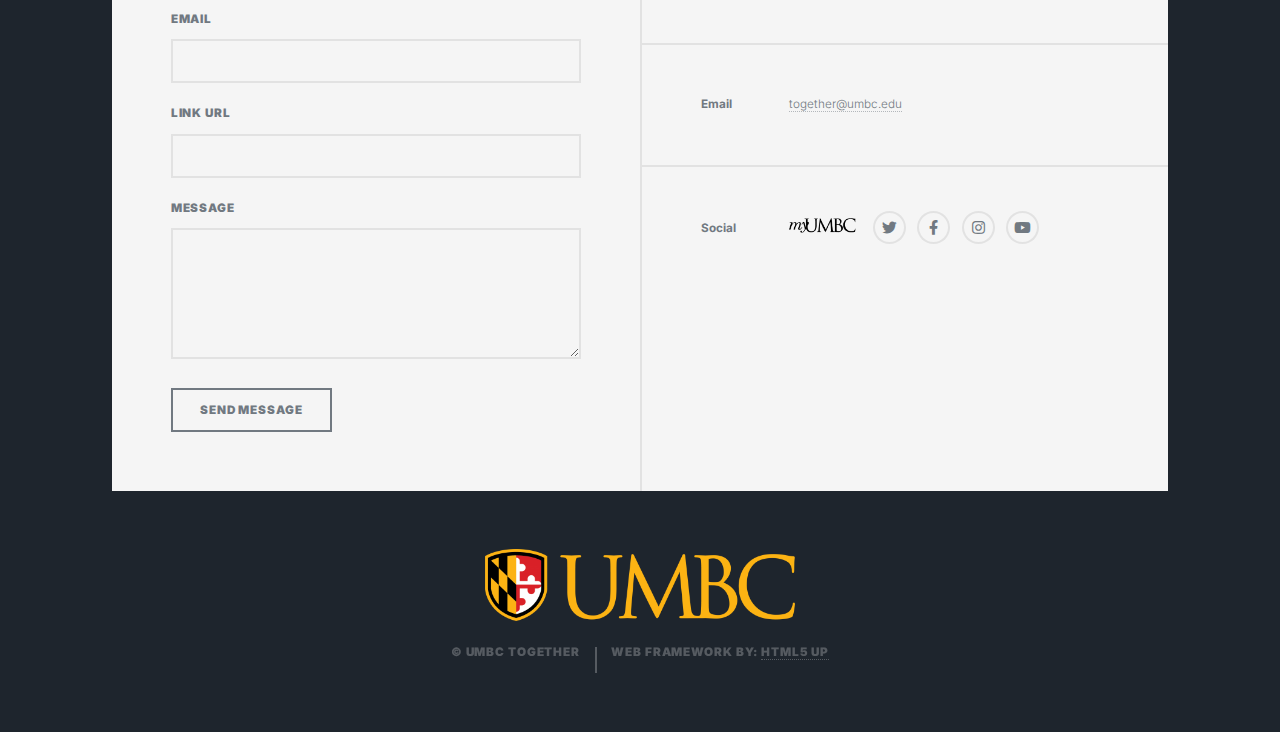
<file: index-v1.html>
<!DOCTYPE HTML>
<!--
	Massively by HTML5 UP
	html5up.net | @ajlkn
	Free for personal and commercial use under the CCA 3.0 license (html5up.net/license)
-->
<html>
	<head>
		
<!-- Global site tag (gtag.js) - Google Analytics -->
<script async src="https://www.googletagmanager.com/gtag/js?id=UA-1045586-1"></script>
<script>
  window.dataLayer = window.dataLayer || [];
  function gtag(){dataLayer.push(arguments);}
  gtag('js', new Date());

  gtag('config', 'UA-1045586-1');
</script>
<!-- Global site tag (gtag.js) - Google Analytics -->
	<!-- Monsido / www.umbc.edu Account - Installed Friday, May 15, 2020  -->	
	<script type="text/javascript">
    window._monsido = window._monsido || {
        token: "firGcXTrHx9PoZBHICEsnQ",
    };
	</script>
	<script type="text/javascript" async src="https://app-script.monsido.com/v2/monsido-script.js"></script>
	


		<title>UMBC Together</title>
		<meta charset="utf-8" />
		<meta name="viewport" content="width=device-width, initial-scale=1, user-scalable=no" />
		<link rel="stylesheet" href="assets/css/main.css" />
		<noscript><link rel="stylesheet" href="assets/css/noscript.css" /></noscript>
			<link rel="apple-touch-icon" sizes="180x180" href="../apple-touch-icon.png">
			<link rel="icon" type="image/png" sizes="32x32" href="../favicon-32x32.png">
			<link rel="icon" type="image/png" sizes="16x16" href="../favicon-16x16.png">
	</head>
	
	<body class="is-preload">

		<!-- Wrapper -->
			<div id="wrapper">

				<!-- Intro -->
			
				<!-- Header -->
					<header id="header">
						<img border="0" src="images/UMBC-together.png" alt="UMBC" width="400" id="UMBC-logo">
					</header>

					<div id="intro">
						<p><a href="events.html"><strong>UMBC Fall Community Meetings</strong></a></p>
					</div>


				<!-- Header -->
					
				<!-- Nav -->
					<nav id="nav">
						<ul class="links">
							<li class="active"><a href="index.html">#UMBCtogether</a></li>
							<li><a href="stories.html">Stories</a></li>
							<li><a href="events.html">Events</a></li>
<!-- 											<li><a href="about.html">About</a></li> -->
							<li><a href="https://covid19.umbc.edu" target="_blank">COVID-19 Resources ↗</a></li>
						</ul>
						<ul class="icons">
							<li><a href="https://twitter.com/umbc" class="icon brands fa-twitter" target="_blank"><span class="label">Twitter</span></a></li>
							<li><a href="https://www.facebook.com/umbcpage" class="icon brands fa-facebook-f" target="_blank"><span class="label">Facebook</span></a></li>
							<li><a href="https://www.instagram.com/umbclife/" class="icon brands fa-instagram" target="_blank"><span class="label">Instagram</span></a></li>
							<li><a href="https://www.youtube.com/user/UMBCtube/" class="icon brands fa-youtube" target="_blank"><span class="label">YouTube</span></a></li>
							<li><a href="https://my3.my.umbc.edu/groups/umbctogether" target="_blank" style="border-bottom: 0;"><img src="images/myUMBC.png" style="height: 15px;"></a></li>
						</ul>
					</nav>

				<!-- Main -->
					<div id="main">
						
						<h2>We’re at our best when we’re UMBC Together.</h2> 
							<p>When Retrievers work together, there’s no challenge our community can’t overcome. By supporting each other through difficult times and cheering each victory, our community grows closer even when we can’t be together in person.<br /><br /> 

The UMBC Together site and <a href="https://my3.my.umbc.edu/groups/umbctogether" target="_blank"><strong>myUMBC group</strong></a> were created during the COVID-19 pandemic as a way to acknowledge and celebrate our community during a time when we are physically distanced but need to feel connected more than ever, and to share resources and events. As our UMBC community carries on its work during the 2020-21 academic year, we will continue to use this space to share information, resources, and strategies. <br /><br />

It is our hope that even during these difficult times of stress, trauma, change, and uncertainty, our UMBC community can reach together and continue to thrive.</p>

								 <h3>How to Connect</h3>
								 
								 <p><strong>Post with #UMBCtogether</strong><br />
								 Check out the social posts in the section below, and join the conversation on social media. Share joyful moments of connection, challenges you’re facing, resources, and sources of inspiration.<br /><br />

<strong>Read Stories</strong><br />
<a href="https://www.umbc.edu/together/stories.html"><strong>Read about the ways our community is better UMBC Together</strong></a>. Do you have a story idea to share? Submit it through the form in the footer or by emailing <a href="mailto:together@umbc.edu"><strong>together@umbc.edu</strong></a>.<br /><br />

<strong>Access Resources & Events</strong><br />
Within the <a href="https://my3.my.umbc.edu/groups/umbctogether/files" target="_blank"><strong>myUMBC group</strong></a>, you’ll find several curated lists of community resources, contacts, and services, as well as training opportunities and <a href="https://my3.my.umbc.edu/groups/umbctogether/events" target="_blank"><strong>events</strong></a>.</p> 
									
									<header class="major"><span class="date" style="margin: 0 !important;">Filter Posts by Network</span></header>
					
									<!-- Place <div> tag where you want the feed to appear -->
									<div id="curator-feed-umbctogether-layout"></div>
									<!-- The Javascript can be moved to the end of the html page before the </body> tag -->
									<script type="text/javascript">
									/* curator-feed-umbctogether-layout */
									(function(){
									var i, e, d = document, s = "script";i = d.createElement("script");i.async = 1;
									i.src = "https://cdn.curator.io/published/594d5de7-92a1-45f4-864b-a4fa72d495c1.js";
									e = d.getElementsByTagName(s)[0];e.parentNode.insertBefore(i, e);
									})();
									</script><!-- Place <div> tag where you want the feed to appear -->
															
					</div>	
				<!-- Footer -->
					<footer id="footer">
						<section>
							<h2 style="font-size: 1.2rem !important;">Join the conversation on social with #UMBCtogether, or suggest a link or post to include in our feeds:</h2> 
							<form action="https://formspree.io/xlewqdva" method="POST">
								<div class="fields">
									<div class="field">
										<label for="name">Name</label>
										<input type="text" name="name" id="name" />
									</div>
									<div class="field">
										<label for="email">Email</label>
										<input type="text" name="email" id="email" />
									</div>
									<div class="field">
										<label for="url">Link URL</label>
										<input type="text" name="url" id="url" />
									</div>
									<div class="field">
										<label for="message">Message</label>
										<textarea name="message" id="message" rows="3"></textarea>
									</div>
								</div>
								<ul class="actions">
									<li><input type="submit" value="Send Message" /></li>
								</ul>
							</form>
						</section>
						<section class="split contact">
							<section class="alt">
								<h3>UMBC</h3>
								<p>1000 Hilltop Circle<br />
								Baltimore, MD 21250</p>
							</section>
							<section>
								<h3>Phone</h3>
								<p><a href="tel:4104551000">410-455-1000</a></p>
							</section>
							<section>
								<h3>Email</h3>
								<p><a href="mailto:together@umbc.edu">together@umbc.edu</a></p>
							</section>
							<section>
								<h3>Social</h3>
								<ul class="icons alt">
					<li><a href="https://my3.my.umbc.edu/groups/umbctogether" target="_blank" style="border-bottom: 0;"><img src="images/myUMBC.png" style="height: 15px; padding-right: 10px;"></a>
							<li><a href="https://twitter.com/umbc" class="icon brands fa-twitter" target="_blank"><span class="label">Twitter</span></a></li>
							<li><a href="https://www.facebook.com/umbcpage" class="icon brands fa-facebook-f" target="_blank"><span class="label">Facebook</span></a></li>
							<li><a href="https://www.instagram.com/umbclife/" class="icon brands fa-instagram" target="_blank"><span class="label">Instagram</span></a></li>
							<li><a href="https://www.youtube.com/user/UMBCtube/" class="icon brands fa-youtube" target="_blank"><span class="label">YouTube</span></a></li>
								</ul>
							</section>
						</section>
					</footer>

				<!-- Copyright -->
					<div id="copyright">
						<img src="images/umbc-transparent.png" alt="UMBC" width="310" id="UMBC-logo"><br /><br />
						<ul><li>&copy; UMBC Together</li><li>Web Framework by: <a href="https://html5up.net">HTML5 UP</a></li></ul>
					</div>

			</div>

		<!-- Scripts -->
			<script src="assets/js/jquery.min.js"></script>
			<script src="assets/js/jquery.scrollex.min.js"></script>
			<script src="assets/js/jquery.scrolly.min.js"></script>
			<script src="assets/js/browser.min.js"></script>
			<script src="assets/js/breakpoints.min.js"></script>
			<script src="assets/js/util.js"></script>
			<script src="assets/js/main.js"></script>

	</body>
</html>
</file>
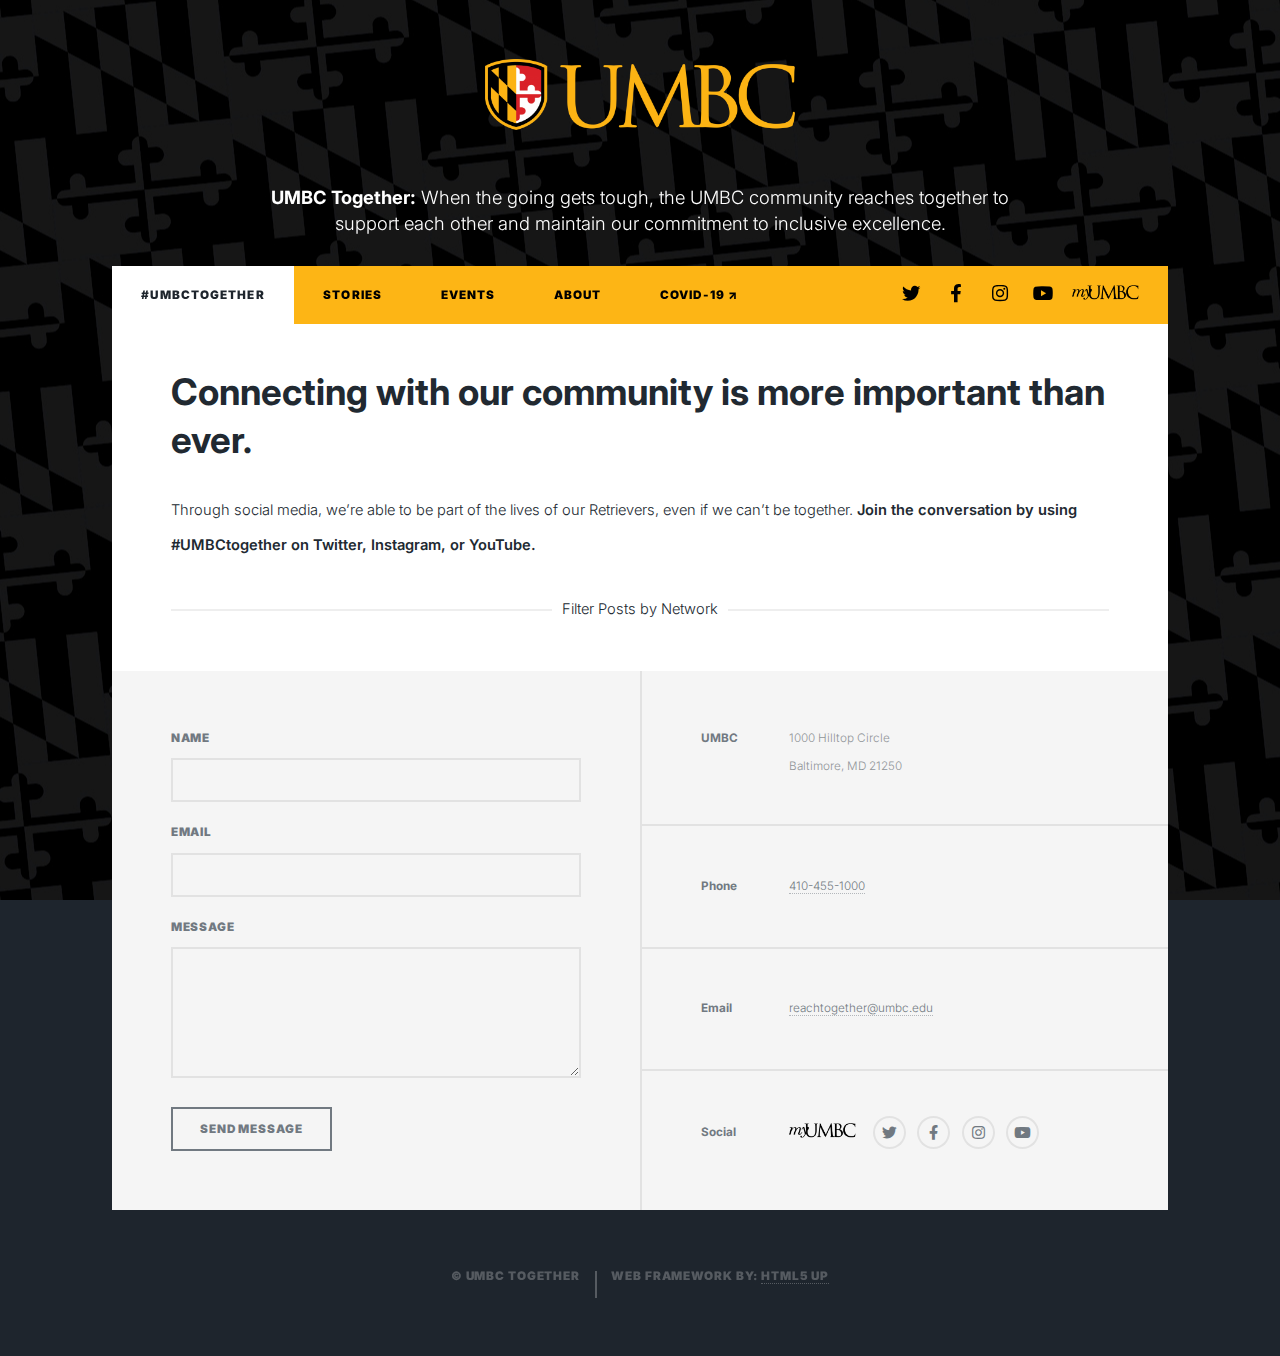
<file: index3.html>
<!DOCTYPE HTML>
<!--
	Massively by HTML5 UP
	html5up.net | @ajlkn
	Free for personal and commercial use under the CCA 3.0 license (html5up.net/license)
-->
<html>
	<head>
		<title>UMBC Community Resilience</title>
		<meta charset="utf-8" />
		<meta name="viewport" content="width=device-width, initial-scale=1, user-scalable=no" />
		<link rel="stylesheet" href="assets/css/main-black.css" />
		<noscript><link rel="stylesheet" href="assets/css/noscript.css" /></noscript>
			<link rel="apple-touch-icon" sizes="180x180" href="../apple-touch-icon.png">
			<link rel="icon" type="image/png" sizes="32x32" href="../favicon-32x32.png">
			<link rel="icon" type="image/png" sizes="16x16" href="../favicon-16x16.png">
	</head>
	
	<body class="is-preload">

		<!-- Wrapper -->
			<div id="wrapper">

				<!-- Intro -->
			
				<!-- Header -->
					<header id="header">
						<img src="images/umbc-transparent.png" alt="UMBC" width="310" id="UMBC-logo">
					</header>

					<div id="intro">
						<p style="max-width: 800px; line-height: 1.4em;"><span style="font-weight:700;">UMBC Together:</span> When the going gets tough, the UMBC community reaches together to support each other and maintain our commitment to inclusive excellence.</p>

					</div>



				<!-- Header -->
					
				<!-- Nav -->
					<nav id="nav">
						<ul class="links">
							<li class="active"><a href="index.html">#UMBCtogether</a></li>
							<li><a href="stories.html">Stories</a></li>
							<li><a href="events.html">Events</a></li>
							<li><a href="about.html">About</a></li>
							<li><a href="https://covid19.umbc.edu" target="_blank">COVID-19 ↗</a></li>
						</ul>
						<ul class="icons">
						
							<li><a href="https://twitter.com/umbc" class="icon brands fa-twitter" target="_blank"><span class="label">Twitter</span></a></li>
							<li><a href="https://www.facebook.com/umbcpage" class="icon brands fa-facebook-f" target="_blank"><span class="label">Facebook</span></a></li>
							<li><a href="https://www.instagram.com/umbclife/" class="icon brands fa-instagram" target="_blank"><span class="label">Instagram</span></a></li>
							<li><a href="https://www.youtube.com/user/UMBCtube/" class="icon brands fa-youtube" target="_blank"><span class="label">YouTube</span></a></li>
							<li><a href="https://my3.my.umbc.edu/groups/umbccommunityresilience" target="_blank" style="border-bottom: 0;"><img src="images/myUMBC.png" style="height: 15px;"></a></li>
						</ul>
					</nav>

				<!-- Main -->
					<div id="main">
						<h2>Connecting with our community is more important than ever.</h2> 
							<p>Through social media, we’re able to be part of the lives of our Retrievers, even if we can’t be together.
								<strong>Join the conversation by using #UMBCtogether on Twitter, Instagram, or YouTube.</strong></p>
									<header class="major"><span class="date" style="margin: 0 !important;">Filter Posts by Network</span></header>
					
									<!-- Place <div> tag where you want the feed to appear -->
									<div id="curator-feed-umbctogether-layout"></div>
									<!-- The Javascript can be moved to the end of the html page before the </body> tag -->
									<script type="text/javascript">
									/* curator-feed-umbctogether-layout */
									(function(){
									var i, e, d = document, s = "script";i = d.createElement("script");i.async = 1;
									i.src = "https://cdn.curator.io/published/594d5de7-92a1-45f4-864b-a4fa72d495c1.js";
									e = d.getElementsByTagName(s)[0];e.parentNode.insertBefore(i, e);
									})();
									</script><!-- Place <div> tag where you want the feed to appear -->
							</section>
					</div>
				<!-- Footer -->
					<footer id="footer">
						<section>
							<form method="post" action="#">
								<div class="fields">
									<div class="field">
										<label for="name">Name</label>
										<input type="text" name="name" id="name" />
									</div>
									<div class="field">
										<label for="email">Email</label>
										<input type="text" name="email" id="email" />
									</div>
									<div class="field">
										<label for="message">Message</label>
										<textarea name="message" id="message" rows="3"></textarea>
									</div>
								</div>
								<ul class="actions">
									<li><input type="submit" value="Send Message" /></li>
								</ul>
							</form>
						</section>
						<section class="split contact">
							<section class="alt">
								<h3>UMBC</h3>
								<p>1000 Hilltop Circle<br />
								Baltimore, MD 21250</p>
							</section>
							<section>
								<h3>Phone</h3>
								<p><a href="tel:4104551000">410-455-1000</a></p>
							</section>
							<section>
								<h3>Email</h3>
								<p><a href="mailto:reachtogether@umbc.edu">reachtogether@umbc.edu</a></p>
							</section>
							<section>
								<h3>Social</h3>
								<ul class="icons alt">
					<li><a href="https://my3.my.umbc.edu/groups/umbccommunityresilience" target="_blank" style="border-bottom: 0;"><img src="images/myUMBC.png" style="height: 15px; padding-right: 10px;"></a>
							<li><a href="https://twitter.com/umbc" class="icon brands fa-twitter" target="_blank"><span class="label">Twitter</span></a></li>
							<li><a href="https://www.facebook.com/umbcpage" class="icon brands fa-facebook-f" target="_blank"><span class="label">Facebook</span></a></li>
							<li><a href="https://www.instagram.com/umbclife/" class="icon brands fa-instagram" target="_blank"><span class="label">Instagram</span></a></li>
							<li><a href="https://www.youtube.com/user/UMBCtube/" class="icon brands fa-youtube" target="_blank"><span class="label">YouTube</span></a></li>
								</ul>
							</section>
						</section>
					</footer>

				<!-- Copyright -->
					<div id="copyright">
						<ul><li>&copy; UMBC Together</li><li>Web Framework by: <a href="https://html5up.net">HTML5 UP</a></li></ul>
					</div>

			</div>

		<!-- Scripts -->
			<script src="assets/js/jquery.min.js"></script>
			<script src="assets/js/jquery.scrollex.min.js"></script>
			<script src="assets/js/jquery.scrolly.min.js"></script>
			<script src="assets/js/browser.min.js"></script>
			<script src="assets/js/breakpoints.min.js"></script>
			<script src="assets/js/util.js"></script>
			<script src="assets/js/main.js"></script>

	</body>
</html>
</file>
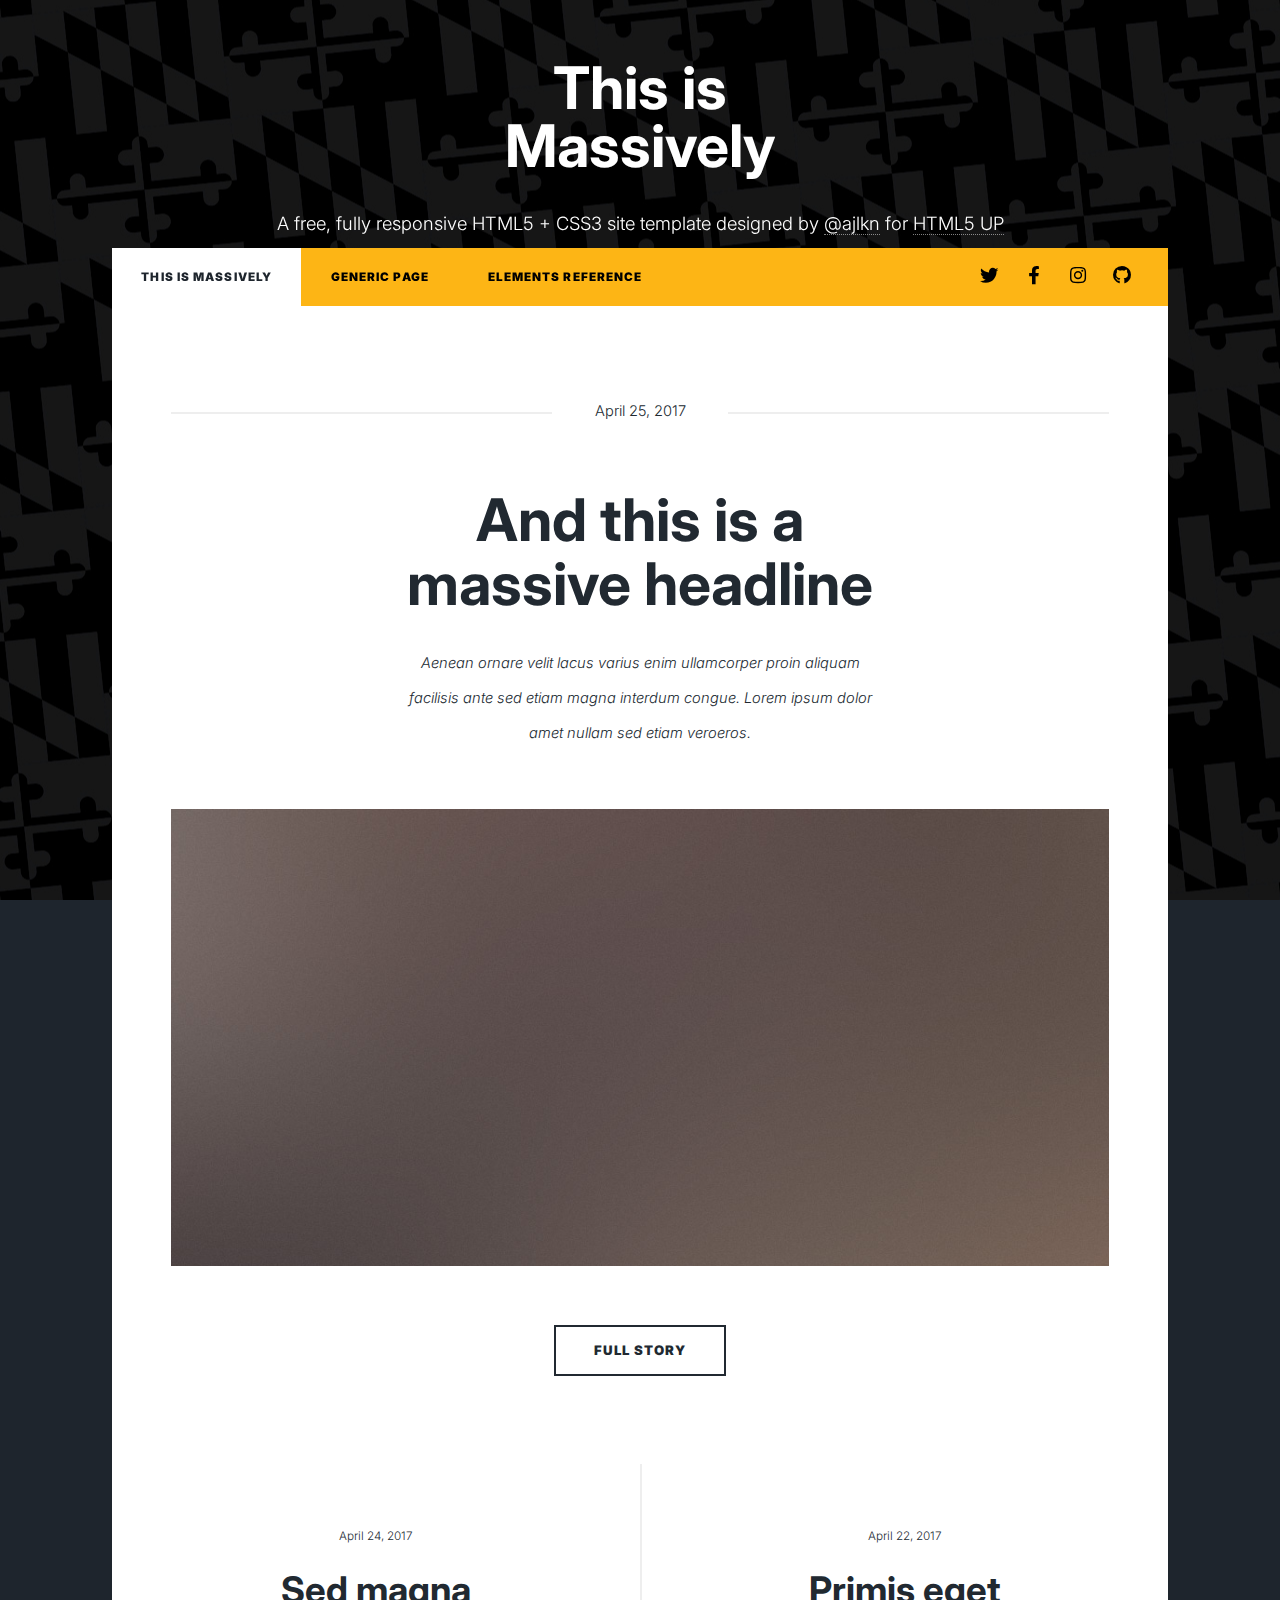
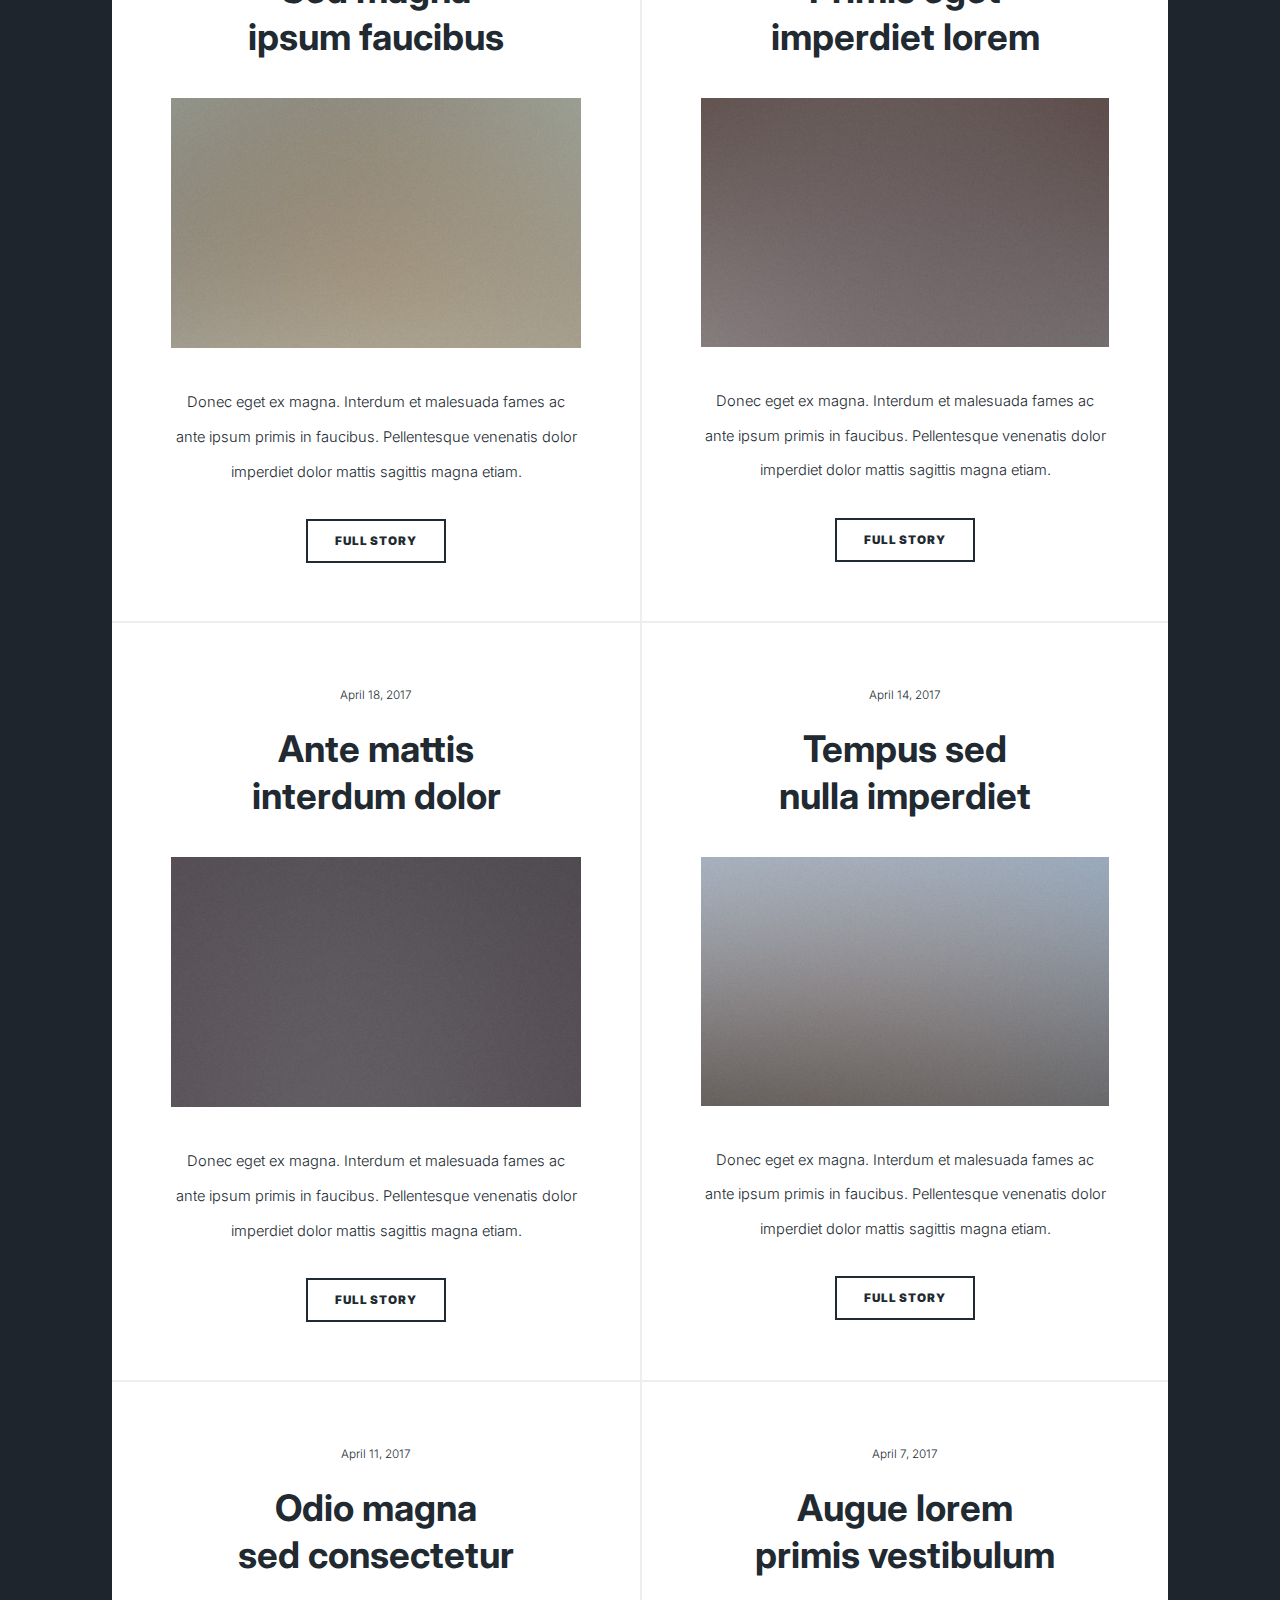
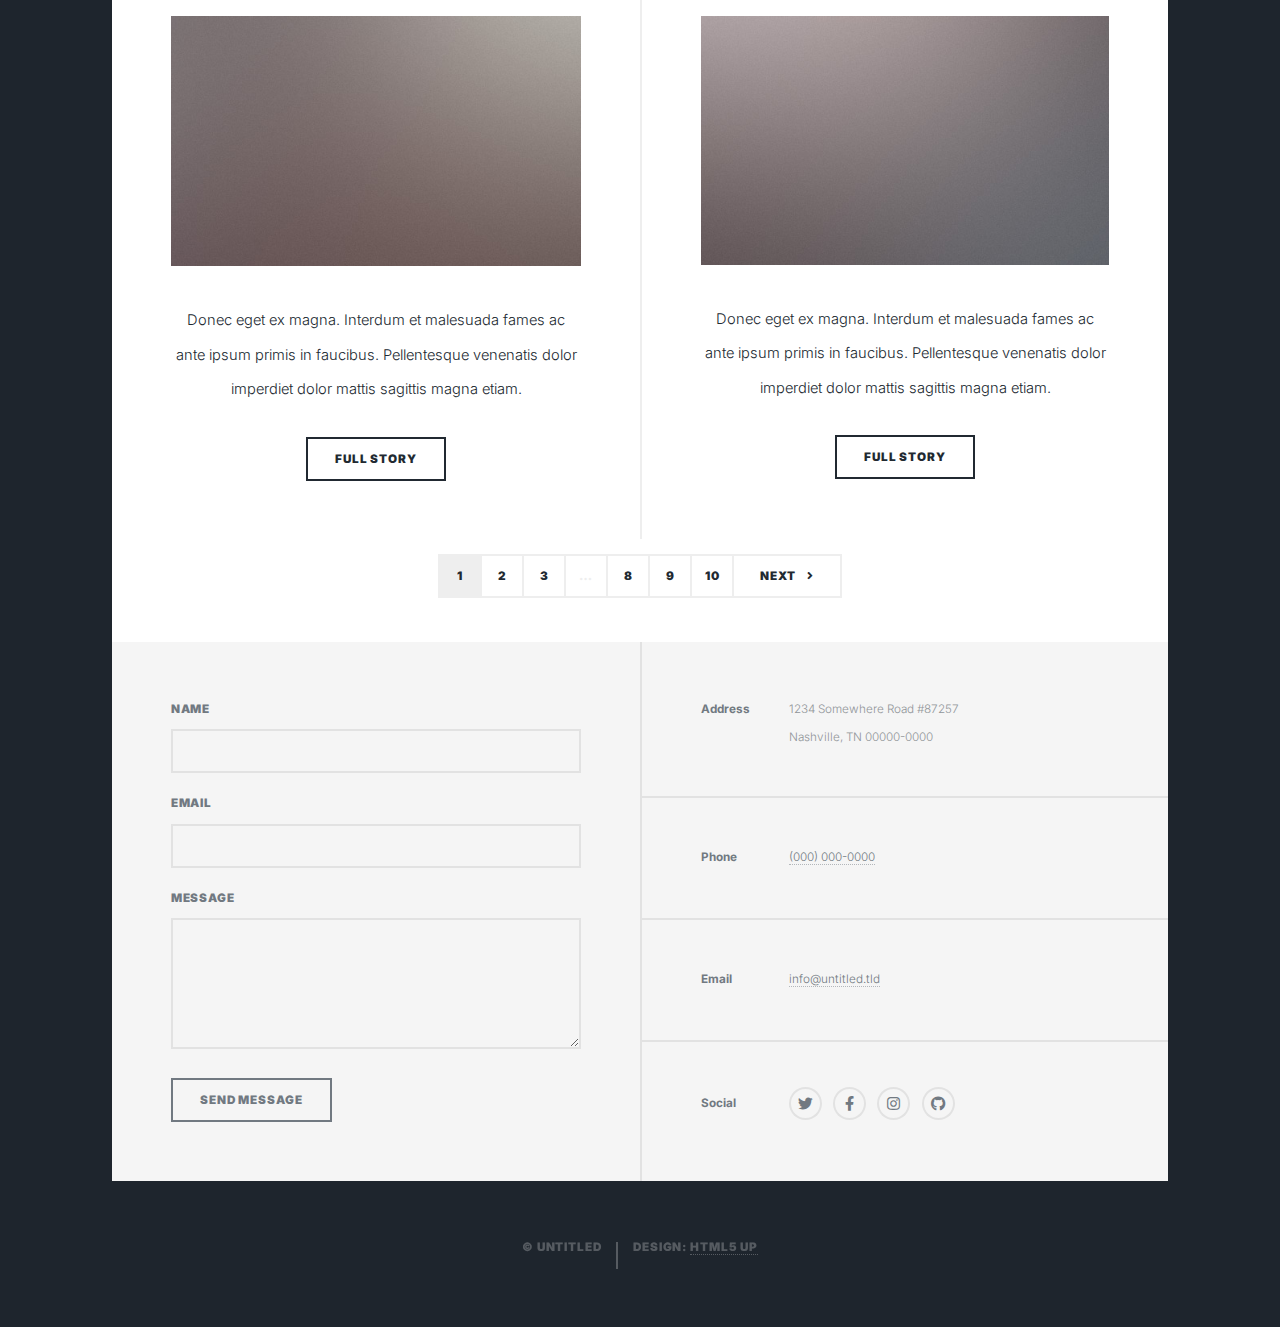
<file: indexoriginal.html>
<!DOCTYPE HTML>
<!--
	Massively by HTML5 UP
	html5up.net | @ajlkn
	Free for personal and commercial use under the CCA 3.0 license (html5up.net/license)
-->
<html>
	<head>
		<title>Massively by HTML5 UP</title>
		<meta charset="utf-8" />
		<meta name="viewport" content="width=device-width, initial-scale=1, user-scalable=no" />
		<link rel="stylesheet" href="assets/css/main.css" />
		<noscript><link rel="stylesheet" href="assets/css/noscript.css" /></noscript>
	</head>
	<body class="is-preload">

		<!-- Wrapper -->
			<div id="wrapper" class="fade-in">

				<!-- Intro -->
					<div id="intro">
						<h1>This is<br />
						Massively</h1>
						<p>A free, fully responsive HTML5 + CSS3 site template designed by <a href="https://twitter.com/ajlkn">@ajlkn</a> for <a href="https://html5up.net">HTML5 UP</a><br />
						and released for free under the <a href="https://html5up.net/license">Creative Commons license</a>.</p>
						<ul class="actions">
							<li><a href="#header" class="button icon solid solo fa-arrow-down scrolly">Continue</a></li>
						</ul>
					</div>

				<!-- Header -->
					<header id="header">
						<a href="index.html" class="logo">Massively</a>
					</header>

				<!-- Nav -->
					<nav id="nav">
						<ul class="links">
							<li class="active"><a href="index.html">This is Massively</a></li>
							<li><a href="generic.html">Generic Page</a></li>
							<li><a href="elements.html">Elements Reference</a></li>
						</ul>
						<ul class="icons">
							<li><a href="#" class="icon brands fa-twitter"><span class="label">Twitter</span></a></li>
							<li><a href="#" class="icon brands fa-facebook-f"><span class="label">Facebook</span></a></li>
							<li><a href="#" class="icon brands fa-instagram"><span class="label">Instagram</span></a></li>
							<li><a href="#" class="icon brands fa-github"><span class="label">GitHub</span></a></li>
						</ul>
					</nav>

				<!-- Main -->
					<div id="main">

						<!-- Featured Post -->
							<article class="post featured">
								<header class="major">
									<span class="date">April 25, 2017</span>
									<h2><a href="#">And this is a<br />
									massive headline</a></h2>
									<p>Aenean ornare velit lacus varius enim ullamcorper proin aliquam<br />
									facilisis ante sed etiam magna interdum congue. Lorem ipsum dolor<br />
									amet nullam sed etiam veroeros.</p>
								</header>
								<a href="#" class="image main"><img src="images/pic01.jpg" alt="" /></a>
								<ul class="actions special">
									<li><a href="#" class="button large">Full Story</a></li>
								</ul>
							</article>

						<!-- Posts -->
							<section class="posts">
								<article>
									<header>
										<span class="date">April 24, 2017</span>
										<h2><a href="#">Sed magna<br />
										ipsum faucibus</a></h2>
									</header>
									<a href="#" class="image fit"><img src="images/pic02.jpg" alt="" /></a>
									<p>Donec eget ex magna. Interdum et malesuada fames ac ante ipsum primis in faucibus. Pellentesque venenatis dolor imperdiet dolor mattis sagittis magna etiam.</p>
									<ul class="actions special">
										<li><a href="#" class="button">Full Story</a></li>
									</ul>
								</article>
								<article>
									<header>
										<span class="date">April 22, 2017</span>
										<h2><a href="#">Primis eget<br />
										imperdiet lorem</a></h2>
									</header>
									<a href="#" class="image fit"><img src="images/pic03.jpg" alt="" /></a>
									<p>Donec eget ex magna. Interdum et malesuada fames ac ante ipsum primis in faucibus. Pellentesque venenatis dolor imperdiet dolor mattis sagittis magna etiam.</p>
									<ul class="actions special">
										<li><a href="#" class="button">Full Story</a></li>
									</ul>
								</article>
								<article>
									<header>
										<span class="date">April 18, 2017</span>
										<h2><a href="#">Ante mattis<br />
										interdum dolor</a></h2>
									</header>
									<a href="#" class="image fit"><img src="images/pic04.jpg" alt="" /></a>
									<p>Donec eget ex magna. Interdum et malesuada fames ac ante ipsum primis in faucibus. Pellentesque venenatis dolor imperdiet dolor mattis sagittis magna etiam.</p>
									<ul class="actions special">
										<li><a href="#" class="button">Full Story</a></li>
									</ul>
								</article>
								<article>
									<header>
										<span class="date">April 14, 2017</span>
										<h2><a href="#">Tempus sed<br />
										nulla imperdiet</a></h2>
									</header>
									<a href="#" class="image fit"><img src="images/pic05.jpg" alt="" /></a>
									<p>Donec eget ex magna. Interdum et malesuada fames ac ante ipsum primis in faucibus. Pellentesque venenatis dolor imperdiet dolor mattis sagittis magna etiam.</p>
									<ul class="actions special">
										<li><a href="#" class="button">Full Story</a></li>
									</ul>
								</article>
								<article>
									<header>
										<span class="date">April 11, 2017</span>
										<h2><a href="#">Odio magna<br />
										sed consectetur</a></h2>
									</header>
									<a href="#" class="image fit"><img src="images/pic06.jpg" alt="" /></a>
									<p>Donec eget ex magna. Interdum et malesuada fames ac ante ipsum primis in faucibus. Pellentesque venenatis dolor imperdiet dolor mattis sagittis magna etiam.</p>
									<ul class="actions special">
										<li><a href="#" class="button">Full Story</a></li>
									</ul>
								</article>
								<article>
									<header>
										<span class="date">April 7, 2017</span>
										<h2><a href="#">Augue lorem<br />
										primis vestibulum</a></h2>
									</header>
									<a href="#" class="image fit"><img src="images/pic07.jpg" alt="" /></a>
									<p>Donec eget ex magna. Interdum et malesuada fames ac ante ipsum primis in faucibus. Pellentesque venenatis dolor imperdiet dolor mattis sagittis magna etiam.</p>
									<ul class="actions special">
										<li><a href="#" class="button">Full Story</a></li>
									</ul>
								</article>
							</section>

						<!-- Footer -->
							<footer>
								<div class="pagination">
									<!--<a href="#" class="previous">Prev</a>-->
									<a href="#" class="page active">1</a>
									<a href="#" class="page">2</a>
									<a href="#" class="page">3</a>
									<span class="extra">&hellip;</span>
									<a href="#" class="page">8</a>
									<a href="#" class="page">9</a>
									<a href="#" class="page">10</a>
									<a href="#" class="next">Next</a>
								</div>
							</footer>

					</div>

				<!-- Footer -->
					<footer id="footer">
						<section>
							<form method="post" action="#">
								<div class="fields">
									<div class="field">
										<label for="name">Name</label>
										<input type="text" name="name" id="name" />
									</div>
									<div class="field">
										<label for="email">Email</label>
										<input type="text" name="email" id="email" />
									</div>
									<div class="field">
										<label for="message">Message</label>
										<textarea name="message" id="message" rows="3"></textarea>
									</div>
								</div>
								<ul class="actions">
									<li><input type="submit" value="Send Message" /></li>
								</ul>
							</form>
						</section>
						<section class="split contact">
							<section class="alt">
								<h3>Address</h3>
								<p>1234 Somewhere Road #87257<br />
								Nashville, TN 00000-0000</p>
							</section>
							<section>
								<h3>Phone</h3>
								<p><a href="#">(000) 000-0000</a></p>
							</section>
							<section>
								<h3>Email</h3>
								<p><a href="#">info@untitled.tld</a></p>
							</section>
							<section>
								<h3>Social</h3>
								<ul class="icons alt">
									<li><a href="#" class="icon brands alt fa-twitter"><span class="label">Twitter</span></a></li>
									<li><a href="#" class="icon brands alt fa-facebook-f"><span class="label">Facebook</span></a></li>
									<li><a href="#" class="icon brands alt fa-instagram"><span class="label">Instagram</span></a></li>
									<li><a href="#" class="icon brands alt fa-github"><span class="label">GitHub</span></a></li>
								</ul>
							</section>
						</section>
					</footer>

				<!-- Copyright -->
					<div id="copyright">
						<ul><li>&copy; Untitled</li><li>Design: <a href="https://html5up.net">HTML5 UP</a></li></ul>
					</div>

			</div>

		<!-- Scripts -->
			<script src="assets/js/jquery.min.js"></script>
			<script src="assets/js/jquery.scrollex.min.js"></script>
			<script src="assets/js/jquery.scrolly.min.js"></script>
			<script src="assets/js/browser.min.js"></script>
			<script src="assets/js/breakpoints.min.js"></script>
			<script src="assets/js/util.js"></script>
			<script src="assets/js/main.js"></script>

	</body>
</html>
</file>
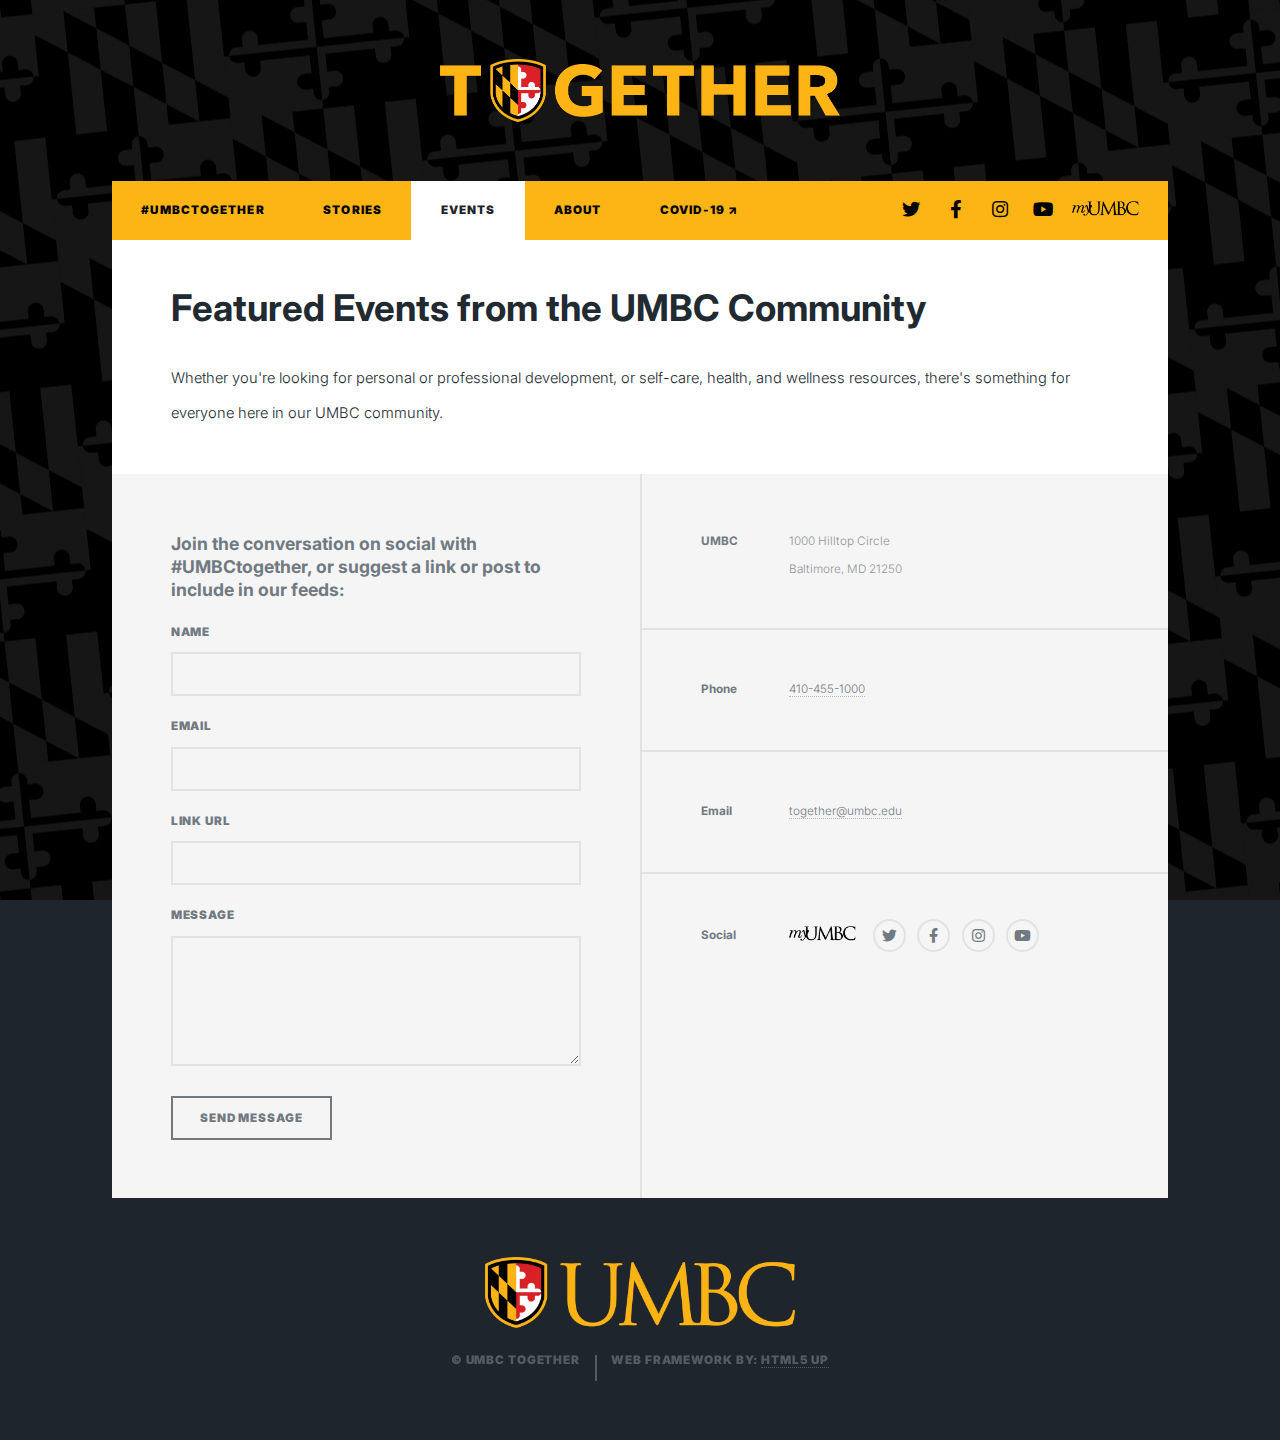
<file: juicer.html>
<!DOCTYPE HTML>
<!--
	Massively by HTML5 UP
	html5up.net | @ajlkn
	Free for personal and commercial use under the CCA 3.0 license (html5up.net/license)
-->
<html>
	<head>
		
		<style>
			
			.juicer-feed h1.referral a, .juicer-feed .j-display-filters li.all {
  color: #000 !important;
}

.juicer-feed .j-blog-text {
  color: #333 !important;
}

.juicer-feed .j-blog-text:before {
  color: #000 !important;
}

.juicer-feed .j-blog-hover.highlight, .juicer-feed .j-blog-hover:hover, .juicer-feed .j-display-filters li.all.highlight, .juicer-feed .j-display-filters li.all:hover {
  background-color: #fdb515 !important;
}


		
		.juicer-feed h1.referral {
			display: none !important;
			visibility: hidden !important;
		}
		
		</style>
				
<!-- Global site tag (gtag.js) - Google Analytics -->
<script async src="https://www.googletagmanager.com/gtag/js?id=UA-1045586-1"></script>
<script>
  window.dataLayer = window.dataLayer || [];
  function gtag(){dataLayer.push(arguments);}
  gtag('js', new Date());

  gtag('config', 'UA-1045586-1');
</script>
<!-- Global site tag (gtag.js) - Google Analytics -->

		<title>UMBC Community Resilience</title>
		<meta charset="utf-8" />
		<meta name="viewport" content="width=device-width, initial-scale=1, user-scalable=no" />
		<link rel="stylesheet" href="assets/css/main-black.css" />
		<noscript><link rel="stylesheet" href="assets/css/noscript.css" /></noscript>
			<link rel="apple-touch-icon" sizes="180x180" href="../apple-touch-icon.png">
			<link rel="icon" type="image/png" sizes="32x32" href="../favicon-32x32.png">
			<link rel="icon" type="image/png" sizes="16x16" href="../favicon-16x16.png">
	</head>
	
	<body class="is-preload">

		<!-- Wrapper -->
			<div id="wrapper">

				<!-- Intro -->
			
				<!-- Header -->
					<header id="header">
						<img border="0" src="images/UMBC-together.png" alt="UMBC" width="400" id="UMBC-logo">
					</header>

					<div id="intro">
					</div>



				<!-- Header -->
					
				<!-- Nav -->
					<nav id="nav">
						<ul class="links">
							<li><a href="index.html">#UMBCtogether</a></li>
							<li><a href="stories.html">Stories</a></li>
							<li class="active"><a href="events.html">Events</a></li>
							<li><a href="about.html">About</a></li>
							<li><a href="https://covid19.umbc.edu" target="_blank">COVID-19 ↗</a></li>
						</ul>
						<ul class="icons">
							<li><a href="https://twitter.com/umbc" class="icon brands fa-twitter" target="_blank"><span class="label">Twitter</span></a></li>
							<li><a href="https://www.facebook.com/umbcpage" class="icon brands fa-facebook-f" target="_blank"><span class="label">Facebook</span></a></li>
							<li><a href="https://www.instagram.com/umbclife/" class="icon brands fa-instagram" target="_blank"><span class="label">Instagram</span></a></li>
							<li><a href="https://www.youtube.com/user/UMBCtube/" class="icon brands fa-youtube" target="_blank"><span class="label">YouTube</span></a></li>
						<li><a href="https://my3.my.umbc.edu/groups/umbccommunityresilience" target="_blank" style="border-bottom: 0;"><img src="images/myUMBC.png" style="height: 15px;"></a></li>
						</ul>
					</nav>

				

				<!-- Main -->
					<div id="main">
						<h2>Featured Events from the UMBC Community</h2> 
							<p>Whether you're looking for personal or professional development, or self-care, health, and wellness resources, there's something for everyone here in our UMBC community.</p>		
		
							<script src="https://assets.juicer.io/embed.js" type="text/javascript"></script>
<link href="https://assets.juicer.io/embed.css" media="all" rel="stylesheet" type="text/css" />
<ul class="juicer-feed" data-feed-id="community-events"></ul>

							</section>
					</div>
				<!-- Footer -->
					<footer id="footer">
						<section>
							<h2 style="font-size: 1.2rem !important;">Join the conversation on social with #UMBCtogether, or suggest a link or post to include in our feeds:</h2> 
							<form action="https://formspree.io/xlewqdva" method="POST">
								<div class="fields">
									<div class="field">
										<label for="name">Name</label>
										<input type="text" name="name" id="name" />
									</div>
									<div class="field">
										<label for="email">Email</label>
										<input type="text" name="email" id="email" />
									</div>
									<div class="field">
										<label for="url">Link URL</label>
										<input type="text" name="url" id="url" />
									</div>
									<div class="field">
										<label for="message">Message</label>
										<textarea name="message" id="message" rows="3"></textarea>
									</div>
								</div>
								<ul class="actions">
									<li><input type="submit" value="Send Message" /></li>
								</ul>
							</form>
						</section>
						<section class="split contact">
							<section class="alt">
								<h3>UMBC</h3>
								<p>1000 Hilltop Circle<br />
								Baltimore, MD 21250</p>
							</section>
							<section>
								<h3>Phone</h3>
								<p><a href="tel:4104551000">410-455-1000</a></p>
							</section>
							<section>
								<h3>Email</h3>
								<p><a href="mailto:together@umbc.edu">together@umbc.edu</a></p>
							</section>
							<section>
								<h3>Social</h3>
								<ul class="icons alt">
					<li><a href="https://my3.my.umbc.edu/groups/umbccommunityresilience" target="_blank" style="border-bottom: 0;"><img src="images/myUMBC.png" style="height: 15px; padding-right: 10px;"></a>
							<li><a href="https://twitter.com/umbc" class="icon brands fa-twitter" target="_blank"><span class="label">Twitter</span></a></li>
							<li><a href="https://www.facebook.com/umbcpage" class="icon brands fa-facebook-f" target="_blank"><span class="label">Facebook</span></a></li>
							<li><a href="https://www.instagram.com/umbclife/" class="icon brands fa-instagram" target="_blank"><span class="label">Instagram</span></a></li>
							<li><a href="https://www.youtube.com/user/UMBCtube/" class="icon brands fa-youtube" target="_blank"><span class="label">YouTube</span></a></li>
								</ul>
							</section>
						</section>
					</footer>

				<!-- Copyright -->
					<div id="copyright">
							<img src="images/umbc-transparent.png" alt="UMBC" width="310" id="UMBC-logo"><br /><br />
						<ul><li>&copy; UMBC Together</li><li>Web Framework by: <a href="https://html5up.net">HTML5 UP</a></li></ul>
					</div>

			</div>

		<!-- Scripts -->
			<script src="assets/js/jquery.min.js"></script>
			<script src="assets/js/jquery.scrollex.min.js"></script>
			<script src="assets/js/jquery.scrolly.min.js"></script>
			<script src="assets/js/browser.min.js"></script>
			<script src="assets/js/breakpoints.min.js"></script>
			<script src="assets/js/util.js"></script>
			<script src="assets/js/main.js"></script>

	</body>
</html>
</file>
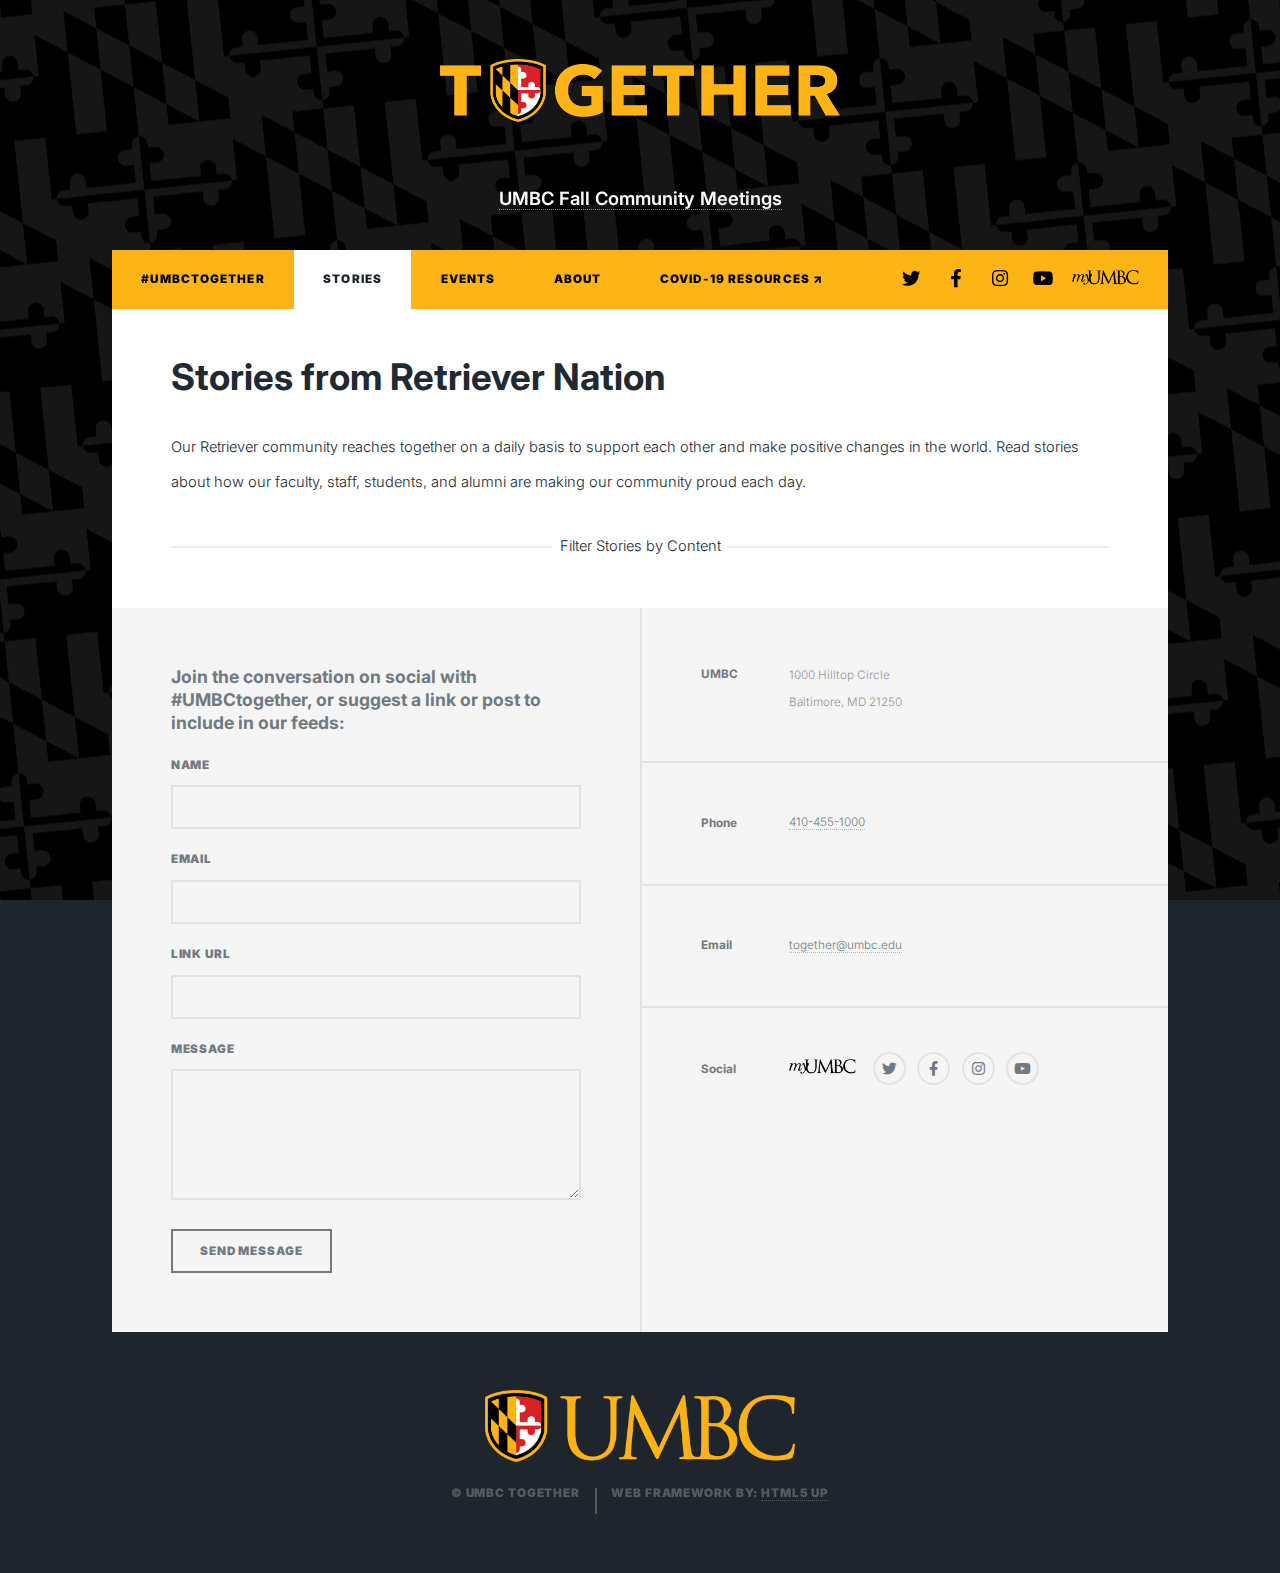
<file: stories.html>
<!DOCTYPE HTML>
<!--
	Massively by HTML5 UP
	html5up.net | @ajlkn
	Free for personal and commercial use under the CCA 3.0 license (html5up.net/license)
-->
<html>
	<head>

<!-- Global site tag (gtag.js) - Google Analytics -->
<script async src="https://www.googletagmanager.com/gtag/js?id=UA-1045586-1"></script>
<script>
  window.dataLayer = window.dataLayer || [];
  function gtag(){dataLayer.push(arguments);}
  gtag('js', new Date());

  gtag('config', 'UA-1045586-1');
</script>
<!-- Global site tag (gtag.js) - Google Analytics -->
	<!-- Monsido / www.umbc.edu Account - Installed Friday, May 15, 2020  -->
	<script type="text/javascript">
    window._monsido = window._monsido || {
        token: "firGcXTrHx9PoZBHICEsnQ",
    };
	</script>
	<script type="text/javascript" async src="https://app-script.monsido.com/v2/monsido-script.js"></script>


<style>


.crt-post-name span, .crt-popup-header {
	display: none !important;
	visibility: hidden !important;
}

.crt-popup-wrapper .crt-popup.has-image .crt-popup-right .crt-popup-text {
	top: 10px !important;
}
</style>

		<title>UMBC Together - Stories of Resilience</title>
		<meta charset="utf-8" />
		<meta name="viewport" content="width=device-width, initial-scale=1, user-scalable=no" />
		<link rel="stylesheet" href="assets/css/main.css" />
		<noscript><link rel="stylesheet" href="assets/css/noscript.css" /></noscript>
			<link rel="apple-touch-icon" sizes="180x180" href="../apple-touch-icon.png">
			<link rel="icon" type="image/png" sizes="32x32" href="../favicon-32x32.png">
			<link rel="icon" type="image/png" sizes="16x16" href="../favicon-16x16.png">
	</head>

	<body class="is-preload">

		<!-- Wrapper -->
			<div id="wrapper">

				<!-- Intro -->

				<!-- Header -->
					<header id="header">
						<img border="0" src="images/UMBC-together.png" alt="UMBC" width="400" id="UMBC-logo">
					</header>

					<div id="intro">
						<p><a href="events.php"><strong>UMBC Fall Community Meetings</strong></a></p>
					</div>


				<!-- Header -->

				<!-- Nav -->
					<nav id="nav">
						<ul class="links">
							<li><a href="index.html">#UMBCtogether</a></li>
							<li class="active"><a href="stories.html">Stories</a></li>
							<li><a href="events.php">Events</a></li>
							<li><a href="about.html">About</a></li>
							<li><a href="https://covid19.umbc.edu" target="_blank">COVID-19 Resources ↗</a></li>
						</ul>
						<ul class="icons">
							<li><a href="https://twitter.com/umbc" class="icon brands fa-twitter" target="_blank"><span class="label">Twitter</span></a></li>
							<li><a href="https://www.facebook.com/umbcpage" class="icon brands fa-facebook-f" target="_blank"><span class="label">Facebook</span></a></li>
							<li><a href="https://www.instagram.com/umbclife/" class="icon brands fa-instagram" target="_blank"><span class="label">Instagram</span></a></li>
							<li><a href="https://www.youtube.com/user/UMBCtube/" class="icon brands fa-youtube" target="_blank"><span class="label">YouTube</span></a></li>
							<li><a href="https://my3.my.umbc.edu/groups/umbctogether" target="_blank" style="border-bottom: 0;"><img src="images/myUMBC.png" style="height: 15px;"></a></li>
						</ul>
					</nav>




				<!-- Main -->
					<div id="main">
						<h2>Stories from Retriever Nation</h2>
							<p>Our Retriever community reaches together on a daily basis to support each other and make positive changes in the world. Read stories about how our faculty, staff, students, and alumni are making our community proud each day.</p>

									<header class="major"><span class="date" style="margin: 0 !important;">Filter Stories by Content</span></header>

									<!-- Place <div> tag where you want the feed to appear -->
									<div id="curator-feed-default-layout"></div>
									<!-- The Javascript can be moved to the end of the html page before the </body> tag -->
									<script type="text/javascript">
									/* curator-feed-default-layout */
									(function(){
									var i, e, d = document, s = "script";i = d.createElement("script");i.async = 1;
									i.src = "https://cdn.curator.io/published/fb08e148-4f31-4969-ae03-b22f09bfc02c.js";
									e = d.getElementsByTagName(s)[0];e.parentNode.insertBefore(i, e);
									})();
									</script>

					</div>
				<!-- Footer -->
					<footer id="footer">
						<section>
							<h2 style="font-size: 1.2rem !important;">Join the conversation on social with #UMBCtogether, or suggest a link or post to include in our feeds:</h2>
							<form action="https://formspree.io/xlewqdva" method="POST">
								<div class="fields">
									<div class="field">
										<label for="name">Name</label>
										<input type="text" name="name" id="name" />
									</div>
									<div class="field">
										<label for="email">Email</label>
										<input type="text" name="email" id="email" />
									</div>
									<div class="field">
										<label for="url">Link URL</label>
										<input type="text" name="url" id="url" />
									</div>
									<div class="field">
										<label for="message">Message</label>
										<textarea name="message" id="message" rows="3"></textarea>
									</div>
								</div>
								<ul class="actions">
									<li><input type="submit" value="Send Message" /></li>
								</ul>
							</form>
						</section>
						<section class="split contact">
							<section class="alt">
								<h3>UMBC</h3>
								<p>1000 Hilltop Circle<br />
								Baltimore, MD 21250</p>
							</section>
							<section>
								<h3>Phone</h3>
								<p><a href="tel:4104551000">410-455-1000</a></p>
							</section>
							<section>
								<h3>Email</h3>
								<p><a href="mailto:together@umbc.edu">together@umbc.edu</a></p>
							</section>
							<section>
								<h3>Social</h3>
								<ul class="icons alt">
					<li><a href="https://my3.my.umbc.edu/groups/umbctogether" target="_blank" style="border-bottom: 0;"><img src="images/myUMBC.png" style="height: 15px; padding-right: 10px;"></a>
							<li><a href="https://twitter.com/umbc" class="icon brands fa-twitter" target="_blank"><span class="label">Twitter</span></a></li>
							<li><a href="https://www.facebook.com/umbcpage" class="icon brands fa-facebook-f" target="_blank"><span class="label">Facebook</span></a></li>
							<li><a href="https://www.instagram.com/umbclife/" class="icon brands fa-instagram" target="_blank"><span class="label">Instagram</span></a></li>
							<li><a href="https://www.youtube.com/user/UMBCtube/" class="icon brands fa-youtube" target="_blank"><span class="label">YouTube</span></a></li>
								</ul>
							</section>
						</section>
					</footer>

				<!-- Copyright -->
					<div id="copyright">
							<img src="images/umbc-transparent.png" alt="UMBC" width="310" id="UMBC-logo"><br /><br />
						<ul><li>&copy; UMBC Together</li><li>Web Framework by: <a href="https://html5up.net">HTML5 UP</a></li></ul>
					</div>

			</div>

		<!-- Scripts -->
			<script src="assets/js/jquery.min.js"></script>
			<script src="assets/js/jquery.scrollex.min.js"></script>
			<script src="assets/js/jquery.scrolly.min.js"></script>
			<script src="assets/js/browser.min.js"></script>
			<script src="assets/js/breakpoints.min.js"></script>
			<script src="assets/js/util.js"></script>
			<script src="assets/js/main.js"></script>

	</body>
</html>
</file>
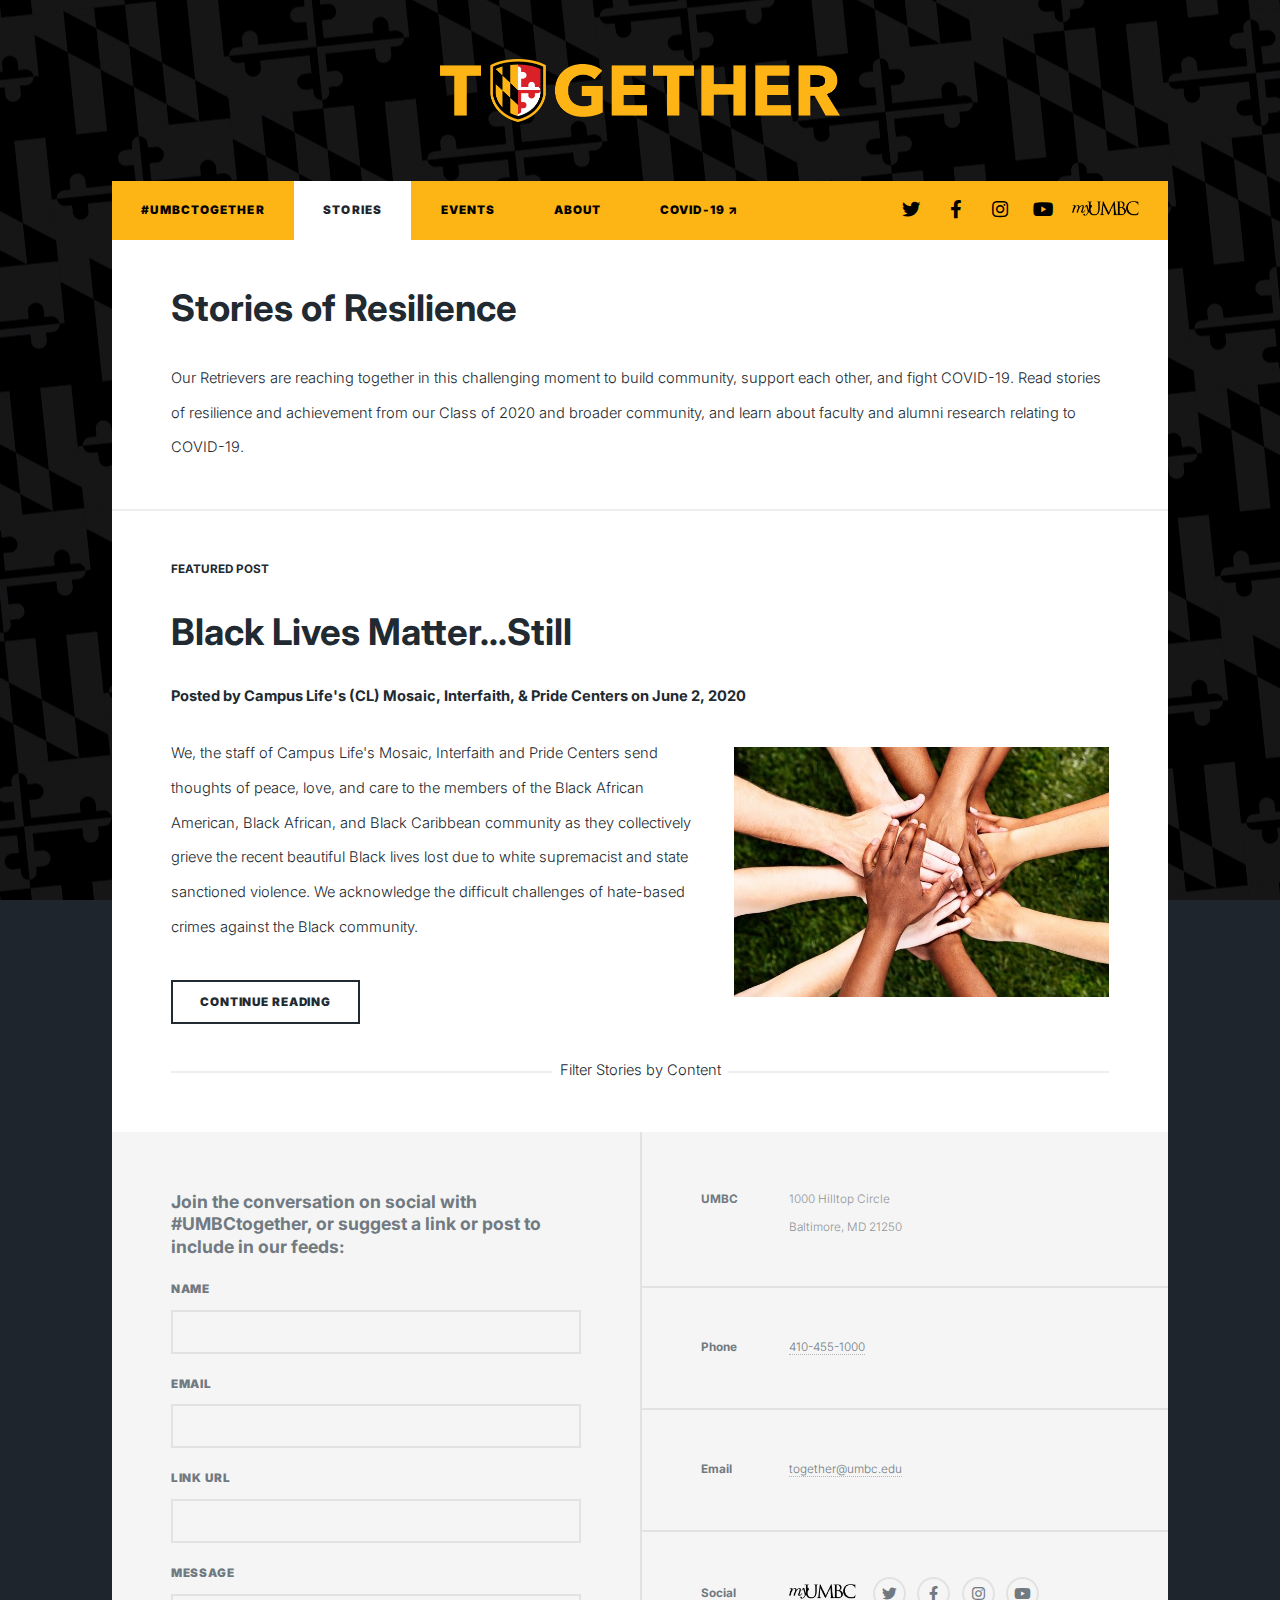
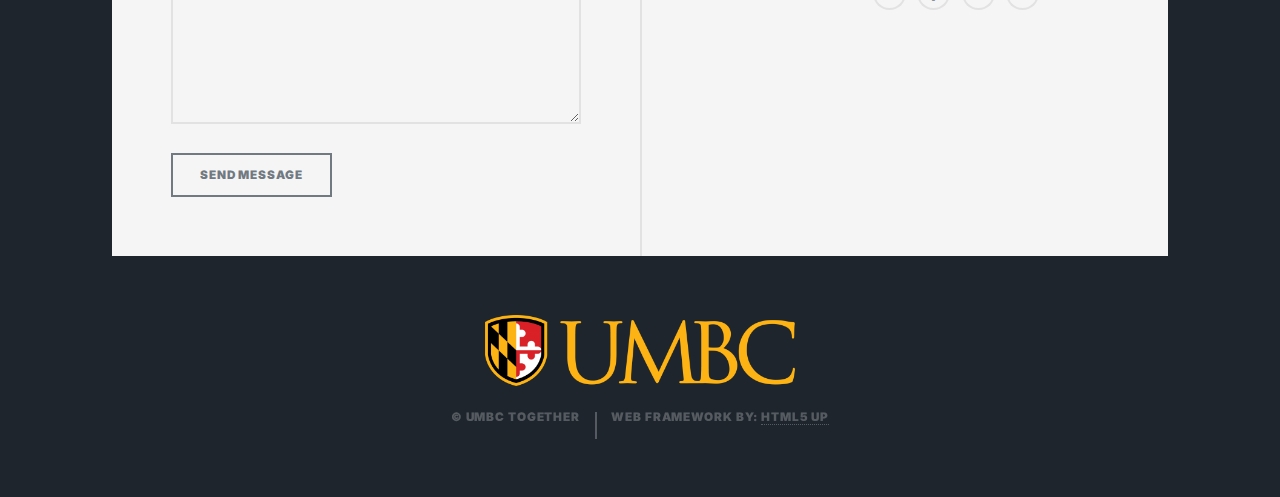
<file: stories2.html>
<!DOCTYPE HTML>
<!--
	Massively by HTML5 UP
	html5up.net | @ajlkn
	Free for personal and commercial use under the CCA 3.0 license (html5up.net/license)
-->
<html>
	<head>
				
<!-- Global site tag (gtag.js) - Google Analytics -->
<script async src="https://www.googletagmanager.com/gtag/js?id=UA-1045586-1"></script>
<script>
  window.dataLayer = window.dataLayer || [];
  function gtag(){dataLayer.push(arguments);}
  gtag('js', new Date());

  gtag('config', 'UA-1045586-1');
</script>
<!-- Global site tag (gtag.js) - Google Analytics -->
	<!-- Monsido / www.umbc.edu Account - Installed Friday, May 15, 2020  -->	
	<script type="text/javascript">
    window._monsido = window._monsido || {
        token: "firGcXTrHx9PoZBHICEsnQ",
    };
	</script>
	<script type="text/javascript" async src="https://app-script.monsido.com/v2/monsido-script.js"></script>
	

<style>
	
	
.crt-post-name span, .crt-popup-header {
	display: none !important;
	visibility: hidden !important;
}

.crt-popup-wrapper .crt-popup.has-image .crt-popup-right .crt-popup-text {
	top: 10px !important;
}
</style>

		<title>UMBC Community Resilience</title>
		<meta charset="utf-8" />
		<meta name="viewport" content="width=device-width, initial-scale=1, user-scalable=no" />
		<link rel="stylesheet" href="assets/css/main.css" />
		<noscript><link rel="stylesheet" href="assets/css/noscript.css" /></noscript>
			<link rel="apple-touch-icon" sizes="180x180" href="../apple-touch-icon.png">
			<link rel="icon" type="image/png" sizes="32x32" href="../favicon-32x32.png">
			<link rel="icon" type="image/png" sizes="16x16" href="../favicon-16x16.png">
	</head>
	
	<body class="is-preload">

		<!-- Wrapper -->
			<div id="wrapper">

				<!-- Intro -->
			
				<!-- Header -->
					<header id="header">
						<img border="0" src="images/UMBC-together.png" alt="UMBC" width="400" id="UMBC-logo">
					</header>

					<div id="intro">

					</div>



				<!-- Header -->
					
				<!-- Nav -->
					<nav id="nav">
						<ul class="links">
							<li><a href="index.html">#UMBCtogether</a></li>
							<li class="active"><a href="stories.html">Stories</a></li>
							<li><a href="events.html">Events</a></li>
							<li><a href="about.html">About</a></li>
							<li><a href="https://covid19.umbc.edu" target="_blank">COVID-19 ↗</a></li>
						</ul>
						<ul class="icons">
							<li><a href="https://twitter.com/umbc" class="icon brands fa-twitter" target="_blank"><span class="label">Twitter</span></a></li>
							<li><a href="https://www.facebook.com/umbcpage" class="icon brands fa-facebook-f" target="_blank"><span class="label">Facebook</span></a></li>
							<li><a href="https://www.instagram.com/umbclife/" class="icon brands fa-instagram" target="_blank"><span class="label">Instagram</span></a></li>
							<li><a href="https://www.youtube.com/user/UMBCtube/" class="icon brands fa-youtube" target="_blank"><span class="label">YouTube</span></a></li>
							<li><a href="https://my3.my.umbc.edu/groups/umbctogether" target="_blank" style="border-bottom: 0;"><img src="images/myUMBC.png" style="height: 15px;"></a></li>
						</ul>
					</nav>

				
				

				<!-- Main -->
					<div id="main">
						
						<h2>Stories of Resilience</h2> 
							<p>Our Retrievers are reaching together in this challenging moment to build community, support each other, and fight COVID-19. Read stories of resilience and achievement from our Class of 2020 and broader community, and learn about faculty and alumni research relating to COVID-19.</p>
							
							<hr /><br />
							
								<h6>FEATURED POST</h6>
								<h2><a href="https://my3.my.umbc.edu/groups/themosaic/posts/93555" target="_blank">Black Lives Matter...Still</a></h2>
								<h5>Posted by Campus Life's (CL) Mosaic, Interfaith, & Pride Centers on June 2, 2020</h5>
								<p><span class="image right">
										<a href="https://my3.my.umbc.edu/groups/themosaic/posts/93555" target="_blank"><img src="images/hands.jpg" width="300" border="0"></a>
									</span>
									We, the staff of Campus Life's Mosaic, Interfaith and Pride Centers send thoughts of peace, love, and care to the members of the Black African American, Black African, and Black Caribbean community as they collectively grieve the recent beautiful Black lives lost due to white supremacist and state sanctioned violence.  We acknowledge the difficult challenges of hate-based crimes against the Black community. <br /><br />
									
<a href="https://my3.my.umbc.edu/groups/themosaic/posts/93555" target="_blank" class="button">Continue Reading</a>  
</p>
							
							
									<header class="major"><span class="date" style="margin: 0 !important;">Filter Stories by Content</span></header>
									
									<!-- Place <div> tag where you want the feed to appear -->
									<div id="curator-feed-default-layout"></div>
									<!-- The Javascript can be moved to the end of the html page before the </body> tag -->
									<script type="text/javascript">
									/* curator-feed-default-layout */
									(function(){
									var i, e, d = document, s = "script";i = d.createElement("script");i.async = 1;
									i.src = "https://cdn.curator.io/published/fb08e148-4f31-4969-ae03-b22f09bfc02c.js";
									e = d.getElementsByTagName(s)[0];e.parentNode.insertBefore(i, e);
									})();
									</script>
						</section>
					</div>
				<!-- Footer -->
					<footer id="footer">
						<section>
							<h2 style="font-size: 1.2rem !important;">Join the conversation on social with #UMBCtogether, or suggest a link or post to include in our feeds:</h2> 
							<form action="https://formspree.io/xlewqdva" method="POST">
								<div class="fields">
									<div class="field">
										<label for="name">Name</label>
										<input type="text" name="name" id="name" />
									</div>
									<div class="field">
										<label for="email">Email</label>
										<input type="text" name="email" id="email" />
									</div>
									<div class="field">
										<label for="url">Link URL</label>
										<input type="text" name="url" id="url" />
									</div>
									<div class="field">
										<label for="message">Message</label>
										<textarea name="message" id="message" rows="3"></textarea>
									</div>
								</div>
								<ul class="actions">
									<li><input type="submit" value="Send Message" /></li>
								</ul>
							</form>
						</section>
						<section class="split contact">
							<section class="alt">
								<h3>UMBC</h3>
								<p>1000 Hilltop Circle<br />
								Baltimore, MD 21250</p>
							</section>
							<section>
								<h3>Phone</h3>
								<p><a href="tel:4104551000">410-455-1000</a></p>
							</section>
							<section>
								<h3>Email</h3>
								<p><a href="mailto:together@umbc.edu">together@umbc.edu</a></p>
							</section>
							<section>
								<h3>Social</h3>
								<ul class="icons alt">
					<li><a href="https://my3.my.umbc.edu/groups/umbctogether" target="_blank" style="border-bottom: 0;"><img src="images/myUMBC.png" style="height: 15px; padding-right: 10px;"></a>
							<li><a href="https://twitter.com/umbc" class="icon brands fa-twitter" target="_blank"><span class="label">Twitter</span></a></li>
							<li><a href="https://www.facebook.com/umbcpage" class="icon brands fa-facebook-f" target="_blank"><span class="label">Facebook</span></a></li>
							<li><a href="https://www.instagram.com/umbclife/" class="icon brands fa-instagram" target="_blank"><span class="label">Instagram</span></a></li>
							<li><a href="https://www.youtube.com/user/UMBCtube/" class="icon brands fa-youtube" target="_blank"><span class="label">YouTube</span></a></li>
								</ul>
							</section>
						</section>
					</footer>

				<!-- Copyright -->
					<div id="copyright">
							<img src="images/umbc-transparent.png" alt="UMBC" width="310" id="UMBC-logo"><br /><br />
						<ul><li>&copy; UMBC Together</li><li>Web Framework by: <a href="https://html5up.net">HTML5 UP</a></li></ul>
					</div>

			</div>

		<!-- Scripts -->
			<script src="assets/js/jquery.min.js"></script>
			<script src="assets/js/jquery.scrollex.min.js"></script>
			<script src="assets/js/jquery.scrolly.min.js"></script>
			<script src="assets/js/browser.min.js"></script>
			<script src="assets/js/breakpoints.min.js"></script>
			<script src="assets/js/util.js"></script>
			<script src="assets/js/main.js"></script>

	</body>
</html>
</file>
<file: assets/css/main.css>
@import url(fontawesome-all.min.css);
@import url("https://fonts.googleapis.com/css?family=Inter:300,700,300italic,700italic|Inter:900");

/*
	Massively by HTML5 UP
	html5up.net | @ajlkn
	Free for personal and commercial use under the CCA 3.0 license (html5up.net/license)
*/

/* BRYAN ADDITIONS */


.crt-popup-wrapper .crt-popup .crt-popup-read-more a.crt-button {
    border-radius: 5px  !important;
    background-color: #fdb515 !important;
    padding: 15px 20px  !important;
    color: #000  !important;
    font-weight: 700;
    text-transform:uppercase;
    border: 0;
    }

.crt-widget .crt-post-fullname a, .crt-post-name a {
  cursor: not-allowed;
}
.crt-widget .crt-post-fullname a, .crt-post-name a {
  color: currentColor;
  display: inline-block;  /* For IE11/ MS Edge bug */
  pointer-events: none;
  text-decoration: none;
  border-bottom: 0 !important;
}


			.crt-post .crt-post-fullname {
				white-space: normal !important;
				line-height: 1.5rem !important;
				text-align:left;
				font-size: 16px !important;
				margin-bottom: 30px !important;
			}
			
			.crt-post .crt-post-text, .crt-post .crt-post-title {
				font-size: 14px !important;
				text-align: left !important;
			}

			.crt-widget.crt-widget-branded {
				font-size: 15px !important;
			}
			
			.crt-filter .crt-filter-networks ul li a, .crt-filter .crt-filter-sources ul li a {
				  	box-shadow: 1px 1px 3px #999;
				    font-size: .8em !important;
				    text-transform: uppercase;
				    padding: .7rem 1rem !important;
				    font-size: .8rem !important;
				    letter-spacing: 1px;
			}
				
			.crt-filter .crt-filter-sources ul li.active a, .crt-filter .crt-filter-networks ul li.active a {
				border: 0px;
				background: #fdb515 !important;
				color: #000;
			}
			
			.crt-filter label, .crt-icon-rss {
				display: none !important;
				visibility: hidden;
			}
			
			.html-content {
				text-align:left;
			}	
			button.crt-load-more {
				padding: 0 20px !important;
			}

/* BRYAN ADDITIONS */


html, body, div, span, applet, object,
iframe, h1, h2, h3, h4, h5, h6, p, blockquote,
pre, a, abbr, acronym, address, big, cite,
code, del, dfn, em, img, ins, kbd, q, s, samp,
small, strike, strong, sub, sup, tt, var, b,
u, i, center, dl, dt, dd, ol, ul, li, fieldset,
form, label, legend, table, caption, tbody,
tfoot, thead, tr, th, td, article, aside,
canvas, details, embed, figure, figcaption,
footer, header, hgroup, menu, nav, output, ruby,
section, summary, time, mark, audio, video {
	margin: 0;
	padding: 0;
	border: 0;
	font-size: 100%;
	font: inherit;
	vertical-align: baseline;}

article, aside, details, figcaption, figure,
footer, header, hgroup, menu, nav, section {
	display: block;}

body {
	line-height: 1;
}

ol, ul {
	list-style: none;
}

blockquote, q {
	quotes: none;
}

	blockquote:before, blockquote:after, q:before, q:after {
		content: '';
		content: none;
	}

table {
	border-collapse: collapse;
	border-spacing: 0;
}

body {
	-webkit-text-size-adjust: none;
}

mark {
	background-color: transparent;
	color: inherit;
}

input::-moz-focus-inner {
	border: 0;
	padding: 0;
}

input, select, textarea {
	-moz-appearance: none;
	-webkit-appearance: none;
	-ms-appearance: none;
	appearance: none;
}

/* Basic */

	@-ms-viewport {
		width: device-width;
	}

	body {
		-ms-overflow-style: scrollbar;
	}

	@media screen and (max-width: 480px) {

		html, body {
			min-width: 320px;
		}

	}

	html {
		box-sizing: border-box;
	}

	*, *:before, *:after {
		box-sizing: inherit;
	}

	body {
		background-color: #1e252d;
	}

		body.is-preload *, body.is-preload *:before, body.is-preload *:after {
			-moz-animation: none !important;
			-webkit-animation: none !important;
			-ms-animation: none !important;
			animation: none !important;
			-moz-transition: none !important;
			-webkit-transition: none !important;
			-ms-transition: none !important;
			transition: none !important;
		}

/* Type */

	html {
		font-size: 16pt;
	}

		@media screen and (max-width: 1680px) {

			html {
				font-size: 12pt;
			}

		}

		@media screen and (max-width: 1280px) {

			html {
				font-size: 11pt;
			}

		}

		@media screen and (max-width: 360px) {

			html {
				font-size: 10pt;
			}

		}

	body {
		color: #212931;
	}

	body, input, select, textarea {
		font-family: "Inter", Helvetica, sans-serif;
		font-weight: 300;
		font-size: 1rem;
		line-height: 2.375;
	}

	a {
		-moz-transition: color 0.2s ease-in-out, background-color 0.2s ease-in-out, border-color 0.2s ease-in-out, box-shadow 0.2s ease-in-out;
		-webkit-transition: color 0.2s ease-in-out, background-color 0.2s ease-in-out, border-color 0.2s ease-in-out, box-shadow 0.2s ease-in-out;
		-ms-transition: color 0.2s ease-in-out, background-color 0.2s ease-in-out, border-color 0.2s ease-in-out, box-shadow 0.2s ease-in-out;
		transition: color 0.2s ease-in-out, background-color 0.2s ease-in-out, border-color 0.2s ease-in-out, box-shadow 0.2s ease-in-out;
		border-bottom: dotted 1px;
		text-decoration: none;
	}

		a:hover {
			border-bottom-color: transparent;
		}

	strong, b {
		font-weight: 600;
	}

	em, i {
		font-style: italic;
	}


	p {
		margin: 0 0 2rem 0;
	}

	h1, h2, h3, h4, h5, h6 {
		font-family: "Inter", Helvetica, sans-serif;
		font-weight: 700;
		line-height: 1.5;
		margin: 0 0 1rem 0;
	}

		h1 a, h2 a, h3 a, h4 a, h5 a, h6 a {
			border-bottom: 0;
			color: inherit;
			text-decoration: none;
		}

	h1 {
		font-size: 4rem;
		line-height: 1.1;
		margin: 0 0 2rem 0;
	}

	h2 {
		font-size: 2.5rem;
		line-height: 1.3;
		margin: 0 0 1.5rem 0;
	}

	h3 {
		font-size: 1.75rem;
		margin: 0 0 1.5rem 0;
	}

	h4 {
		font-size: 1.5rem;
	}

	h5 {
		font-size: 1rem;
	}

	h6 {
		font-size: 0.8rem;
	}

	sub {
		font-size: 0.8rem;
		position: relative;
		top: 0.5rem;
	}

	sup {
		font-size: 0.8rem;
		position: relative;
		top: -0.5rem;
	}

	blockquote {
		border-left: solid 4px;
		font-style: italic;
		margin: 0 0 2rem 0;
		padding: 0.5rem 0 0.5rem 2rem;
	}

	code {
		border: solid 2px;
		font-family: "Courier New", monospace;
		font-size: 0.9rem;
		margin: 0 0.25rem;
		padding: 0.25rem 0.65rem;
	}

	pre {
		-webkit-overflow-scrolling: touch;
		font-family: "Courier New", monospace;
		font-size: 0.9rem;
		margin: 0 0 2rem 0;
	}

		pre code {
			display: block;
			line-height: 1.75;
			padding: 1rem 1.5rem;
			overflow-x: auto;
		}

	hr {
		border: 0;
		border-bottom: solid 2px;
		margin: 3rem 0;
	}

		hr.major {
			margin: 5rem 0;
		}

	.align-left {
		text-align: left;
	}

	.align-center {
		text-align: center;
	}

	.align-right {
		text-align: right;
	}

	input, select, textarea {
		color: #212931;
	}

	a {
		color: #212931;
		border-bottom-color: rgba(33, 41, 49, 0.5);
	}

		a:hover {
			border-bottom-color: transparent;
			color: #000000 !important;
		}

	strong, b {
		color: #212931;
	}

	h1, h2, h3, h4, h5, h6 {
		color: #212931;
	}

	blockquote {
		border-left-color: #eeeeee;
	}

	code {
		background: rgba(220, 220, 220, 0.25);
		border-color: #eeeeee;
	}

	hr {
		border-bottom-color: #eeeeee;
	}

/* Row */

	.row {
		display: flex;
		flex-wrap: wrap;
		box-sizing: border-box;
		align-items: stretch;
	}

		.row > * {
			box-sizing: border-box;
		}

		.row.gtr-uniform > * > :last-child {
			margin-bottom: 0;
		}

		.row.aln-left {
			justify-content: flex-start;
		}

		.row.aln-center {
			justify-content: center;
		}

		.row.aln-right {
			justify-content: flex-end;
		}

		.row.aln-top {
			align-items: flex-start;
		}

		.row.aln-middle {
			align-items: center;
		}

		.row.aln-bottom {
			align-items: flex-end;
		}

		.row > .imp {
			order: -1;
		}

		.row > .col-1 {
			width: 8.33333%;
		}

		.row > .off-1 {
			margin-left: 8.33333%;
		}

		.row > .col-2 {
			width: 16.66667%;
		}

		.row > .off-2 {
			margin-left: 16.66667%;
		}

		.row > .col-3 {
			width: 25%;
		}

		.row > .off-3 {
			margin-left: 25%;
		}

		.row > .col-4 {
			width: 33.33333%;
		}

		.row > .off-4 {
			margin-left: 33.33333%;
		}

		.row > .col-5 {
			width: 41.66667%;
		}

		.row > .off-5 {
			margin-left: 41.66667%;
		}

		.row > .col-6 {
			width: 50%;
		}

		.row > .off-6 {
			margin-left: 50%;
		}

		.row > .col-7 {
			width: 58.33333%;
		}

		.row > .off-7 {
			margin-left: 58.33333%;
		}

		.row > .col-8 {
			width: 66.66667%;
		}

		.row > .off-8 {
			margin-left: 66.66667%;
		}

		.row > .col-9 {
			width: 75%;
		}

		.row > .off-9 {
			margin-left: 75%;
		}

		.row > .col-10 {
			width: 83.33333%;
		}

		.row > .off-10 {
			margin-left: 83.33333%;
		}

		.row > .col-11 {
			width: 91.66667%;
		}

		.row > .off-11 {
			margin-left: 91.66667%;
		}

		.row > .col-12 {
			width: 100%;
		}

		.row > .off-12 {
			margin-left: 100%;
		}

		.row.gtr-0 {
			margin-top: 0;
			margin-left: 0rem;
		}

			.row.gtr-0 > * {
				padding: 0 0 0 0rem;
			}

			.row.gtr-0.gtr-uniform {
				margin-top: 0rem;
			}

				.row.gtr-0.gtr-uniform > * {
					padding-top: 0rem;
				}

		.row.gtr-25 {
			margin-top: 0;
			margin-left: -0.375rem;
		}

			.row.gtr-25 > * {
				padding: 0 0 0 0.375rem;
			}

			.row.gtr-25.gtr-uniform {
				margin-top: -0.375rem;
			}

				.row.gtr-25.gtr-uniform > * {
					padding-top: 0.375rem;
				}

		.row.gtr-50 {
			margin-top: 0;
			margin-left: -0.75rem;
		}

			.row.gtr-50 > * {
				padding: 0 0 0 0.75rem;
			}

			.row.gtr-50.gtr-uniform {
				margin-top: -0.75rem;
			}

				.row.gtr-50.gtr-uniform > * {
					padding-top: 0.75rem;
				}

		.row {
			margin-top: 0;
			margin-left: -1.5rem;
		}

			.row > * {
				padding: 0 0 0 1.5rem;
			}

			.row.gtr-uniform {
				margin-top: -1.5rem;
			}

				.row.gtr-uniform > * {
					padding-top: 1.5rem;
				}

		.row.gtr-150 {
			margin-top: 0;
			margin-left: -2.25rem;
		}

			.row.gtr-150 > * {
				padding: 0 0 0 2.25rem;
			}

			.row.gtr-150.gtr-uniform {
				margin-top: -2.25rem;
			}

				.row.gtr-150.gtr-uniform > * {
					padding-top: 2.25rem;
				}

		.row.gtr-200 {
			margin-top: 0;
			margin-left: -3rem;
		}

			.row.gtr-200 > * {
				padding: 0 0 0 3rem;
			}

			.row.gtr-200.gtr-uniform {
				margin-top: -3rem;
			}

				.row.gtr-200.gtr-uniform > * {
					padding-top: 3rem;
				}

		@media screen and (max-width: 1680px) {

			.row {
				display: flex;
				flex-wrap: wrap;
				box-sizing: border-box;
				align-items: stretch;
			}

				.row > * {
					box-sizing: border-box;
				}

				.row.gtr-uniform > * > :last-child {
					margin-bottom: 0;
				}

				.row.aln-left {
					justify-content: flex-start;
				}

				.row.aln-center {
					justify-content: center;
				}

				.row.aln-right {
					justify-content: flex-end;
				}

				.row.aln-top {
					align-items: flex-start;
				}

				.row.aln-middle {
					align-items: center;
				}

				.row.aln-bottom {
					align-items: flex-end;
				}

				.row > .imp-xlarge {
					order: -1;
				}

				.row > .col-1-xlarge {
					width: 8.33333%;
				}

				.row > .off-1-xlarge {
					margin-left: 8.33333%;
				}

				.row > .col-2-xlarge {
					width: 16.66667%;
				}

				.row > .off-2-xlarge {
					margin-left: 16.66667%;
				}

				.row > .col-3-xlarge {
					width: 25%;
				}

				.row > .off-3-xlarge {
					margin-left: 25%;
				}

				.row > .col-4-xlarge {
					width: 33.33333%;
				}

				.row > .off-4-xlarge {
					margin-left: 33.33333%;
				}

				.row > .col-5-xlarge {
					width: 41.66667%;
				}

				.row > .off-5-xlarge {
					margin-left: 41.66667%;
				}

				.row > .col-6-xlarge {
					width: 50%;
				}

				.row > .off-6-xlarge {
					margin-left: 50%;
				}

				.row > .col-7-xlarge {
					width: 58.33333%;
				}

				.row > .off-7-xlarge {
					margin-left: 58.33333%;
				}

				.row > .col-8-xlarge {
					width: 66.66667%;
				}

				.row > .off-8-xlarge {
					margin-left: 66.66667%;
				}

				.row > .col-9-xlarge {
					width: 75%;
				}

				.row > .off-9-xlarge {
					margin-left: 75%;
				}

				.row > .col-10-xlarge {
					width: 83.33333%;
				}

				.row > .off-10-xlarge {
					margin-left: 83.33333%;
				}

				.row > .col-11-xlarge {
					width: 91.66667%;
				}

				.row > .off-11-xlarge {
					margin-left: 91.66667%;
				}

				.row > .col-12-xlarge {
					width: 100%;
				}

				.row > .off-12-xlarge {
					margin-left: 100%;
				}

				.row.gtr-0 {
					margin-top: 0;
					margin-left: 0rem;
				}

					.row.gtr-0 > * {
						padding: 0 0 0 0rem;
					}

					.row.gtr-0.gtr-uniform {
						margin-top: 0rem;
					}

						.row.gtr-0.gtr-uniform > * {
							padding-top: 0rem;
						}

				.row.gtr-25 {
					margin-top: 0;
					margin-left: -0.375rem;
				}

					.row.gtr-25 > * {
						padding: 0 0 0 0.375rem;
					}

					.row.gtr-25.gtr-uniform {
						margin-top: -0.375rem;
					}

						.row.gtr-25.gtr-uniform > * {
							padding-top: 0.375rem;
						}

				.row.gtr-50 {
					margin-top: 0;
					margin-left: -0.75rem;
				}

					.row.gtr-50 > * {
						padding: 0 0 0 0.75rem;
					}

					.row.gtr-50.gtr-uniform {
						margin-top: -0.75rem;
					}

						.row.gtr-50.gtr-uniform > * {
							padding-top: 0.75rem;
						}

				.row {
					margin-top: 0;
					margin-left: -1.5rem;
				}

					.row > * {
						padding: 0 0 0 1.5rem;
					}

					.row.gtr-uniform {
						margin-top: -1.5rem;
					}

						.row.gtr-uniform > * {
							padding-top: 1.5rem;
						}

				.row.gtr-150 {
					margin-top: 0;
					margin-left: -2.25rem;
				}

					.row.gtr-150 > * {
						padding: 0 0 0 2.25rem;
					}

					.row.gtr-150.gtr-uniform {
						margin-top: -2.25rem;
					}

						.row.gtr-150.gtr-uniform > * {
							padding-top: 2.25rem;
						}

				.row.gtr-200 {
					margin-top: 0;
					margin-left: -3rem;
				}

					.row.gtr-200 > * {
						padding: 0 0 0 3rem;
					}

					.row.gtr-200.gtr-uniform {
						margin-top: -3rem;
					}

						.row.gtr-200.gtr-uniform > * {
							padding-top: 3rem;
						}

		}

		@media screen and (max-width: 1280px) {

			.row {
				display: flex;
				flex-wrap: wrap;
				box-sizing: border-box;
				align-items: stretch;
			}

				.row > * {
					box-sizing: border-box;
				}

				.row.gtr-uniform > * > :last-child {
					margin-bottom: 0;
				}

				.row.aln-left {
					justify-content: flex-start;
				}

				.row.aln-center {
					justify-content: center;
				}

				.row.aln-right {
					justify-content: flex-end;
				}

				.row.aln-top {
					align-items: flex-start;
				}

				.row.aln-middle {
					align-items: center;
				}

				.row.aln-bottom {
					align-items: flex-end;
				}

				.row > .imp-large {
					order: -1;
				}

				.row > .col-1-large {
					width: 8.33333%;
				}

				.row > .off-1-large {
					margin-left: 8.33333%;
				}

				.row > .col-2-large {
					width: 16.66667%;
				}

				.row > .off-2-large {
					margin-left: 16.66667%;
				}

				.row > .col-3-large {
					width: 25%;
				}

				.row > .off-3-large {
					margin-left: 25%;
				}

				.row > .col-4-large {
					width: 33.33333%;
				}

				.row > .off-4-large {
					margin-left: 33.33333%;
				}

				.row > .col-5-large {
					width: 41.66667%;
				}

				.row > .off-5-large {
					margin-left: 41.66667%;
				}

				.row > .col-6-large {
					width: 50%;
				}

				.row > .off-6-large {
					margin-left: 50%;
				}

				.row > .col-7-large {
					width: 58.33333%;
				}

				.row > .off-7-large {
					margin-left: 58.33333%;
				}

				.row > .col-8-large {
					width: 66.66667%;
				}

				.row > .off-8-large {
					margin-left: 66.66667%;
				}

				.row > .col-9-large {
					width: 75%;
				}

				.row > .off-9-large {
					margin-left: 75%;
				}

				.row > .col-10-large {
					width: 83.33333%;
				}

				.row > .off-10-large {
					margin-left: 83.33333%;
				}

				.row > .col-11-large {
					width: 91.66667%;
				}

				.row > .off-11-large {
					margin-left: 91.66667%;
				}

				.row > .col-12-large {
					width: 100%;
				}

				.row > .off-12-large {
					margin-left: 100%;
				}

				.row.gtr-0 {
					margin-top: 0;
					margin-left: 0rem;
				}

					.row.gtr-0 > * {
						padding: 0 0 0 0rem;
					}

					.row.gtr-0.gtr-uniform {
						margin-top: 0rem;
					}

						.row.gtr-0.gtr-uniform > * {
							padding-top: 0rem;
						}

				.row.gtr-25 {
					margin-top: 0;
					margin-left: -0.375rem;
				}

					.row.gtr-25 > * {
						padding: 0 0 0 0.375rem;
					}

					.row.gtr-25.gtr-uniform {
						margin-top: -0.375rem;
					}

						.row.gtr-25.gtr-uniform > * {
							padding-top: 0.375rem;
						}

				.row.gtr-50 {
					margin-top: 0;
					margin-left: -0.75rem;
				}

					.row.gtr-50 > * {
						padding: 0 0 0 0.75rem;
					}

					.row.gtr-50.gtr-uniform {
						margin-top: -0.75rem;
					}

						.row.gtr-50.gtr-uniform > * {
							padding-top: 0.75rem;
						}

				.row {
					margin-top: 0;
					margin-left: -1.5rem;
				}

					.row > * {
						padding: 0 0 0 1.5rem;
					}

					.row.gtr-uniform {
						margin-top: -1.5rem;
					}

						.row.gtr-uniform > * {
							padding-top: 1.5rem;
						}

				.row.gtr-150 {
					margin-top: 0;
					margin-left: -2.25rem;
				}

					.row.gtr-150 > * {
						padding: 0 0 0 2.25rem;
					}

					.row.gtr-150.gtr-uniform {
						margin-top: -2.25rem;
					}

						.row.gtr-150.gtr-uniform > * {
							padding-top: 2.25rem;
						}

				.row.gtr-200 {
					margin-top: 0;
					margin-left: -3rem;
				}

					.row.gtr-200 > * {
						padding: 0 0 0 3rem;
					}

					.row.gtr-200.gtr-uniform {
						margin-top: -3rem;
					}

						.row.gtr-200.gtr-uniform > * {
							padding-top: 3rem;
						}

		}

		@media screen and (max-width: 980px) {

			.row {
				display: flex;
				flex-wrap: wrap;
				box-sizing: border-box;
				align-items: stretch;
			}

				.row > * {
					box-sizing: border-box;
				}

				.row.gtr-uniform > * > :last-child {
					margin-bottom: 0;
				}

				.row.aln-left {
					justify-content: flex-start;
				}

				.row.aln-center {
					justify-content: center;
				}

				.row.aln-right {
					justify-content: flex-end;
				}

				.row.aln-top {
					align-items: flex-start;
				}

				.row.aln-middle {
					align-items: center;
				}

				.row.aln-bottom {
					align-items: flex-end;
				}

				.row > .imp-medium {
					order: -1;
				}

				.row > .col-1-medium {
					width: 8.33333%;
				}

				.row > .off-1-medium {
					margin-left: 8.33333%;
				}

				.row > .col-2-medium {
					width: 16.66667%;
				}

				.row > .off-2-medium {
					margin-left: 16.66667%;
				}

				.row > .col-3-medium {
					width: 25%;
				}

				.row > .off-3-medium {
					margin-left: 25%;
				}

				.row > .col-4-medium {
					width: 33.33333%;
				}

				.row > .off-4-medium {
					margin-left: 33.33333%;
				}

				.row > .col-5-medium {
					width: 41.66667%;
				}

				.row > .off-5-medium {
					margin-left: 41.66667%;
				}

				.row > .col-6-medium {
					width: 50%;
				}

				.row > .off-6-medium {
					margin-left: 50%;
				}

				.row > .col-7-medium {
					width: 58.33333%;
				}

				.row > .off-7-medium {
					margin-left: 58.33333%;
				}

				.row > .col-8-medium {
					width: 66.66667%;
				}

				.row > .off-8-medium {
					margin-left: 66.66667%;
				}

				.row > .col-9-medium {
					width: 75%;
				}

				.row > .off-9-medium {
					margin-left: 75%;
				}

				.row > .col-10-medium {
					width: 83.33333%;
				}

				.row > .off-10-medium {
					margin-left: 83.33333%;
				}

				.row > .col-11-medium {
					width: 91.66667%;
				}

				.row > .off-11-medium {
					margin-left: 91.66667%;
				}

				.row > .col-12-medium {
					width: 100%;
				}

				.row > .off-12-medium {
					margin-left: 100%;
				}

				.row.gtr-0 {
					margin-top: 0;
					margin-left: 0rem;
				}

					.row.gtr-0 > * {
						padding: 0 0 0 0rem;
					}

					.row.gtr-0.gtr-uniform {
						margin-top: 0rem;
					}

						.row.gtr-0.gtr-uniform > * {
							padding-top: 0rem;
						}

				.row.gtr-25 {
					margin-top: 0;
					margin-left: -0.375rem;
				}

					.row.gtr-25 > * {
						padding: 0 0 0 0.375rem;
					}

					.row.gtr-25.gtr-uniform {
						margin-top: -0.375rem;
					}

						.row.gtr-25.gtr-uniform > * {
							padding-top: 0.375rem;
						}

				.row.gtr-50 {
					margin-top: 0;
					margin-left: -0.75rem;
				}

					.row.gtr-50 > * {
						padding: 0 0 0 0.75rem;
					}

					.row.gtr-50.gtr-uniform {
						margin-top: -0.75rem;
					}

						.row.gtr-50.gtr-uniform > * {
							padding-top: 0.75rem;
						}

				.row {
					margin-top: 0;
					margin-left: -1.5rem;
				}

					.row > * {
						padding: 0 0 0 1.5rem;
					}

					.row.gtr-uniform {
						margin-top: -1.5rem;
					}

						.row.gtr-uniform > * {
							padding-top: 1.5rem;
						}

				.row.gtr-150 {
					margin-top: 0;
					margin-left: -2.25rem;
				}

					.row.gtr-150 > * {
						padding: 0 0 0 2.25rem;
					}

					.row.gtr-150.gtr-uniform {
						margin-top: -2.25rem;
					}

						.row.gtr-150.gtr-uniform > * {
							padding-top: 2.25rem;
						}

				.row.gtr-200 {
					margin-top: 0;
					margin-left: -3rem;
				}

					.row.gtr-200 > * {
						padding: 0 0 0 3rem;
					}

					.row.gtr-200.gtr-uniform {
						margin-top: -3rem;
					}

						.row.gtr-200.gtr-uniform > * {
							padding-top: 3rem;
						}

		}

		@media screen and (max-width: 736px) {

			.row {
				display: flex;
				flex-wrap: wrap;
				box-sizing: border-box;
				align-items: stretch;
			}

				.row > * {
					box-sizing: border-box;
				}

				.row.gtr-uniform > * > :last-child {
					margin-bottom: 0;
				}

				.row.aln-left {
					justify-content: flex-start;
				}

				.row.aln-center {
					justify-content: center;
				}

				.row.aln-right {
					justify-content: flex-end;
				}

				.row.aln-top {
					align-items: flex-start;
				}

				.row.aln-middle {
					align-items: center;
				}

				.row.aln-bottom {
					align-items: flex-end;
				}

				.row > .imp-small {
					order: -1;
				}

				.row > .col-1-small {
					width: 8.33333%;
				}

				.row > .off-1-small {
					margin-left: 8.33333%;
				}

				.row > .col-2-small {
					width: 16.66667%;
				}

				.row > .off-2-small {
					margin-left: 16.66667%;
				}

				.row > .col-3-small {
					width: 25%;
				}

				.row > .off-3-small {
					margin-left: 25%;
				}

				.row > .col-4-small {
					width: 33.33333%;
				}

				.row > .off-4-small {
					margin-left: 33.33333%;
				}

				.row > .col-5-small {
					width: 41.66667%;
				}

				.row > .off-5-small {
					margin-left: 41.66667%;
				}

				.row > .col-6-small {
					width: 50%;
				}

				.row > .off-6-small {
					margin-left: 50%;
				}

				.row > .col-7-small {
					width: 58.33333%;
				}

				.row > .off-7-small {
					margin-left: 58.33333%;
				}

				.row > .col-8-small {
					width: 66.66667%;
				}

				.row > .off-8-small {
					margin-left: 66.66667%;
				}

				.row > .col-9-small {
					width: 75%;
				}

				.row > .off-9-small {
					margin-left: 75%;
				}

				.row > .col-10-small {
					width: 83.33333%;
				}

				.row > .off-10-small {
					margin-left: 83.33333%;
				}

				.row > .col-11-small {
					width: 91.66667%;
				}

				.row > .off-11-small {
					margin-left: 91.66667%;
				}

				.row > .col-12-small {
					width: 100%;
				}

				.row > .off-12-small {
					margin-left: 100%;
				}

				.row.gtr-0 {
					margin-top: 0;
					margin-left: 0rem;
				}

					.row.gtr-0 > * {
						padding: 0 0 0 0rem;
					}

					.row.gtr-0.gtr-uniform {
						margin-top: 0rem;
					}

						.row.gtr-0.gtr-uniform > * {
							padding-top: 0rem;
						}

				.row.gtr-25 {
					margin-top: 0;
					margin-left: -0.375rem;
				}

					.row.gtr-25 > * {
						padding: 0 0 0 0.375rem;
					}

					.row.gtr-25.gtr-uniform {
						margin-top: -0.375rem;
					}

						.row.gtr-25.gtr-uniform > * {
							padding-top: 0.375rem;
						}

				.row.gtr-50 {
					margin-top: 0;
					margin-left: -0.75rem;
				}

					.row.gtr-50 > * {
						padding: 0 0 0 0.75rem;
					}

					.row.gtr-50.gtr-uniform {
						margin-top: -0.75rem;
					}

						.row.gtr-50.gtr-uniform > * {
							padding-top: 0.75rem;
						}

				.row {
					margin-top: 0;
					margin-left: -1.5rem;
				}

					.row > * {
						padding: 0 0 0 1.5rem;
					}

					.row.gtr-uniform {
						margin-top: -1.5rem;
					}

						.row.gtr-uniform > * {
							padding-top: 1.5rem;
						}

				.row.gtr-150 {
					margin-top: 0;
					margin-left: -2.25rem;
				}

					.row.gtr-150 > * {
						padding: 0 0 0 2.25rem;
					}

					.row.gtr-150.gtr-uniform {
						margin-top: -2.25rem;
					}

						.row.gtr-150.gtr-uniform > * {
							padding-top: 2.25rem;
						}

				.row.gtr-200 {
					margin-top: 0;
					margin-left: -3rem;
				}

					.row.gtr-200 > * {
						padding: 0 0 0 3rem;
					}

					.row.gtr-200.gtr-uniform {
						margin-top: -3rem;
					}

						.row.gtr-200.gtr-uniform > * {
							padding-top: 3rem;
						}

		}

		@media screen and (max-width: 480px) {

			.row {
				display: flex;
				flex-wrap: wrap;
				box-sizing: border-box;
				align-items: stretch;
			}

				.row > * {
					box-sizing: border-box;
				}

				.row.gtr-uniform > * > :last-child {
					margin-bottom: 0;
				}

				.row.aln-left {
					justify-content: flex-start;
				}

				.row.aln-center {
					justify-content: center;
				}

				.row.aln-right {
					justify-content: flex-end;
				}

				.row.aln-top {
					align-items: flex-start;
				}

				.row.aln-middle {
					align-items: center;
				}

				.row.aln-bottom {
					align-items: flex-end;
				}

				.row > .imp-xsmall {
					order: -1;
				}

				.row > .col-1-xsmall {
					width: 8.33333%;
				}

				.row > .off-1-xsmall {
					margin-left: 8.33333%;
				}

				.row > .col-2-xsmall {
					width: 16.66667%;
				}

				.row > .off-2-xsmall {
					margin-left: 16.66667%;
				}

				.row > .col-3-xsmall {
					width: 25%;
				}

				.row > .off-3-xsmall {
					margin-left: 25%;
				}

				.row > .col-4-xsmall {
					width: 33.33333%;
				}

				.row > .off-4-xsmall {
					margin-left: 33.33333%;
				}

				.row > .col-5-xsmall {
					width: 41.66667%;
				}

				.row > .off-5-xsmall {
					margin-left: 41.66667%;
				}

				.row > .col-6-xsmall {
					width: 50%;
				}

				.row > .off-6-xsmall {
					margin-left: 50%;
				}

				.row > .col-7-xsmall {
					width: 58.33333%;
				}

				.row > .off-7-xsmall {
					margin-left: 58.33333%;
				}

				.row > .col-8-xsmall {
					width: 66.66667%;
				}

				.row > .off-8-xsmall {
					margin-left: 66.66667%;
				}

				.row > .col-9-xsmall {
					width: 75%;
				}

				.row > .off-9-xsmall {
					margin-left: 75%;
				}

				.row > .col-10-xsmall {
					width: 83.33333%;
				}

				.row > .off-10-xsmall {
					margin-left: 83.33333%;
				}

				.row > .col-11-xsmall {
					width: 91.66667%;
				}

				.row > .off-11-xsmall {
					margin-left: 91.66667%;
				}

				.row > .col-12-xsmall {
					width: 100%;
				}

				.row > .off-12-xsmall {
					margin-left: 100%;
				}

				.row.gtr-0 {
					margin-top: 0;
					margin-left: 0rem;
				}

					.row.gtr-0 > * {
						padding: 0 0 0 0rem;
					}

					.row.gtr-0.gtr-uniform {
						margin-top: 0rem;
					}

						.row.gtr-0.gtr-uniform > * {
							padding-top: 0rem;
						}

				.row.gtr-25 {
					margin-top: 0;
					margin-left: -0.375rem;
				}

					.row.gtr-25 > * {
						padding: 0 0 0 0.375rem;
					}

					.row.gtr-25.gtr-uniform {
						margin-top: -0.375rem;
					}

						.row.gtr-25.gtr-uniform > * {
							padding-top: 0.375rem;
						}

				.row.gtr-50 {
					margin-top: 0;
					margin-left: -0.75rem;
				}

					.row.gtr-50 > * {
						padding: 0 0 0 0.75rem;
					}

					.row.gtr-50.gtr-uniform {
						margin-top: -0.75rem;
					}

						.row.gtr-50.gtr-uniform > * {
							padding-top: 0.75rem;
						}

				.row {
					margin-top: 0;
					margin-left: -1.5rem;
				}

					.row > * {
						padding: 0 0 0 1.5rem;
					}

					.row.gtr-uniform {
						margin-top: -1.5rem;
					}

						.row.gtr-uniform > * {
							padding-top: 1.5rem;
						}

				.row.gtr-150 {
					margin-top: 0;
					margin-left: -2.25rem;
				}

					.row.gtr-150 > * {
						padding: 0 0 0 2.25rem;
					}

					.row.gtr-150.gtr-uniform {
						margin-top: -2.25rem;
					}

						.row.gtr-150.gtr-uniform > * {
							padding-top: 2.25rem;
						}

				.row.gtr-200 {
					margin-top: 0;
					margin-left: -3rem;
				}

					.row.gtr-200 > * {
						padding: 0 0 0 3rem;
					}

					.row.gtr-200.gtr-uniform {
						margin-top: -3rem;
					}

						.row.gtr-200.gtr-uniform > * {
							padding-top: 3rem;
						}

		}

		@media screen and (max-width: 360px) {

			.row {
				display: flex;
				flex-wrap: wrap;
				box-sizing: border-box;
				align-items: stretch;
			}

				.row > * {
					box-sizing: border-box;
				}

				.row.gtr-uniform > * > :last-child {
					margin-bottom: 0;
				}

				.row.aln-left {
					justify-content: flex-start;
				}

				.row.aln-center {
					justify-content: center;
				}

				.row.aln-right {
					justify-content: flex-end;
				}

				.row.aln-top {
					align-items: flex-start;
				}

				.row.aln-middle {
					align-items: center;
				}

				.row.aln-bottom {
					align-items: flex-end;
				}

				.row > .imp-xxsmall {
					order: -1;
				}

				.row > .col-1-xxsmall {
					width: 8.33333%;
				}

				.row > .off-1-xxsmall {
					margin-left: 8.33333%;
				}

				.row > .col-2-xxsmall {
					width: 16.66667%;
				}

				.row > .off-2-xxsmall {
					margin-left: 16.66667%;
				}

				.row > .col-3-xxsmall {
					width: 25%;
				}

				.row > .off-3-xxsmall {
					margin-left: 25%;
				}

				.row > .col-4-xxsmall {
					width: 33.33333%;
				}

				.row > .off-4-xxsmall {
					margin-left: 33.33333%;
				}

				.row > .col-5-xxsmall {
					width: 41.66667%;
				}

				.row > .off-5-xxsmall {
					margin-left: 41.66667%;
				}

				.row > .col-6-xxsmall {
					width: 50%;
				}

				.row > .off-6-xxsmall {
					margin-left: 50%;
				}

				.row > .col-7-xxsmall {
					width: 58.33333%;
				}

				.row > .off-7-xxsmall {
					margin-left: 58.33333%;
				}

				.row > .col-8-xxsmall {
					width: 66.66667%;
				}

				.row > .off-8-xxsmall {
					margin-left: 66.66667%;
				}

				.row > .col-9-xxsmall {
					width: 75%;
				}

				.row > .off-9-xxsmall {
					margin-left: 75%;
				}

				.row > .col-10-xxsmall {
					width: 83.33333%;
				}

				.row > .off-10-xxsmall {
					margin-left: 83.33333%;
				}

				.row > .col-11-xxsmall {
					width: 91.66667%;
				}

				.row > .off-11-xxsmall {
					margin-left: 91.66667%;
				}

				.row > .col-12-xxsmall {
					width: 100%;
				}

				.row > .off-12-xxsmall {
					margin-left: 100%;
				}

				.row.gtr-0 {
					margin-top: 0;
					margin-left: 0rem;
				}

					.row.gtr-0 > * {
						padding: 0 0 0 0rem;
					}

					.row.gtr-0.gtr-uniform {
						margin-top: 0rem;
					}

						.row.gtr-0.gtr-uniform > * {
							padding-top: 0rem;
						}

				.row.gtr-25 {
					margin-top: 0;
					margin-left: -0.375rem;
				}

					.row.gtr-25 > * {
						padding: 0 0 0 0.375rem;
					}

					.row.gtr-25.gtr-uniform {
						margin-top: -0.375rem;
					}

						.row.gtr-25.gtr-uniform > * {
							padding-top: 0.375rem;
						}

				.row.gtr-50 {
					margin-top: 0;
					margin-left: -0.75rem;
				}

					.row.gtr-50 > * {
						padding: 0 0 0 0.75rem;
					}

					.row.gtr-50.gtr-uniform {
						margin-top: -0.75rem;
					}

						.row.gtr-50.gtr-uniform > * {
							padding-top: 0.75rem;
						}

				.row {
					margin-top: 0;
					margin-left: -1.5rem;
				}

					.row > * {
						padding: 0 0 0 1.5rem;
					}

					.row.gtr-uniform {
						margin-top: -1.5rem;
					}

						.row.gtr-uniform > * {
							padding-top: 1.5rem;
						}

				.row.gtr-150 {
					margin-top: 0;
					margin-left: -2.25rem;
				}

					.row.gtr-150 > * {
						padding: 0 0 0 2.25rem;
					}

					.row.gtr-150.gtr-uniform {
						margin-top: -2.25rem;
					}

						.row.gtr-150.gtr-uniform > * {
							padding-top: 2.25rem;
						}

				.row.gtr-200 {
					margin-top: 0;
					margin-left: -3rem;
				}

					.row.gtr-200 > * {
						padding: 0 0 0 3rem;
					}

					.row.gtr-200.gtr-uniform {
						margin-top: -3rem;
					}

						.row.gtr-200.gtr-uniform > * {
							padding-top: 3rem;
						}

		}

/* Box */

	.box {
		border: solid 2px;
		margin-bottom: 2rem;
		padding: 1.5rem;
	}

		.box > :last-child,
		.box > :last-child > :last-child,
		.box > :last-child > :last-child > :last-child {
			margin-bottom: 0;
		}

		.box.alt {
			border: 0;
			border-radius: 0;
			padding: 0;
		}

	.box {
		border-color: #eeeeee;
	}

/* Button */

	input[type="submit"],
	input[type="reset"],
	input[type="button"],
	button,
	.button {
		-moz-appearance: none;
		-webkit-appearance: none;
		-ms-appearance: none;
		appearance: none;
		-moz-transition: background-color 0.2s ease-in-out, box-shadow 0.2s ease-in-out, color 0.2s ease-in-out;
		-webkit-transition: background-color 0.2s ease-in-out, box-shadow 0.2s ease-in-out, color 0.2s ease-in-out;
		-ms-transition: background-color 0.2s ease-in-out, box-shadow 0.2s ease-in-out, color 0.2s ease-in-out;
		transition: background-color 0.2s ease-in-out, box-shadow 0.2s ease-in-out, color 0.2s ease-in-out;
		border: 0;
		border-radius: 0;
		cursor: pointer;
		display: inline-block;
		font-family: "Inter", Helvetica, sans-serif;
		font-size: 0.8rem;
		font-weight: 900;
		letter-spacing: 0.075em;
		height: 3rem;
		line-height: 3rem;
		padding: 0 2rem;
		text-align: center;
		text-decoration: none;
		text-transform: uppercase;
		white-space: nowrap;
	}

		input[type="submit"].icon:before,
		input[type="reset"].icon:before,
		input[type="button"].icon:before,
		button.icon:before,
		.button.icon:before {
			margin-right: 0.5rem;
		}

		input[type="submit"].icon.solo,
		input[type="reset"].icon.solo,
		input[type="button"].icon.solo,
		button.icon.solo,
		.button.icon.solo {
			position: relative;
			width: 4rem;
			height: 4rem;
			line-height: 4rem;
			border-radius: 4rem;
			text-indent: 4rem;
			overflow: hidden;
			padding: 0;
			white-space: nowrap;
		}

			input[type="submit"].icon.solo:before,
			input[type="reset"].icon.solo:before,
			input[type="button"].icon.solo:before,
			button.icon.solo:before,
			.button.icon.solo:before {
				position: absolute;
				display: block;
				top: 0;
				left: 0;
				width: inherit;
				height: inherit;
				line-height: inherit;
				font-size: 1.25rem;
				margin-right: 0;
				text-align: center;
				text-indent: 0;
			}

		input[type="submit"].fit,
		input[type="reset"].fit,
		input[type="button"].fit,
		button.fit,
		.button.fit {
			width: 100%;
		}

		input[type="submit"].small,
		input[type="reset"].small,
		input[type="button"].small,
		button.small,
		.button.small {
			font-size: 0.7rem;
			height: 2.5rem;
			line-height: 2.5rem;
			padding: 0 1.5rem;
		}

		input[type="submit"].large,
		input[type="reset"].large,
		input[type="button"].large,
		button.large,
		.button.large {
			font-size: 0.9rem;
			height: 3.5rem;
			line-height: 3.5rem;
			padding: 0 2.75rem;
		}

		@media screen and (max-width: 980px) {

			input[type="submit"],
			input[type="reset"],
			input[type="button"],
			button,
			.button {
				font-size: 0.9rem;
				height: 3.25rem;
				line-height: 3.25rem;
			}

				input[type="submit"].large,
				input[type="reset"].large,
				input[type="button"].large,
				button.large,
				.button.large {
					font-size: 1rem;
					height: 3.75rem;
					line-height: 3.75rem;
				}

		}

		input[type="submit"].disabled, input[type="submit"]:disabled,
		input[type="reset"].disabled,
		input[type="reset"]:disabled,
		input[type="button"].disabled,
		input[type="button"]:disabled,
		button.disabled,
		button:disabled,
		.button.disabled,
		.button:disabled {
			pointer-events: none;
			opacity: 0.25;
		}

	input[type="submit"],
	input[type="reset"],
	input[type="button"],
	button,
	.button {
		background-color: transparent;
		box-shadow: inset 0 0 0 2px #212931;
		color: #212931 !important;
	}

		input[type="submit"]:hover,
		input[type="reset"]:hover,
		input[type="button"]:hover,
		button:hover,
		.button:hover {
			box-shadow: inset 0 0 0 2px #007176;
			color: #007176 !important;
		}

		input[type="submit"].primary,
		input[type="reset"].primary,
		input[type="button"].primary,
		button.primary,
		.button.primary {
			background-color: #212931;
			box-shadow: none;
			color: #ffffff !important;
		}

			input[type="submit"].primary:hover,
			input[type="reset"].primary:hover,
			input[type="button"].primary:hover,
			button.primary:hover,
			.button.primary:hover {
				background-color: #007176;
			}

/* Form */

	form {
		margin: 0 0 2rem 0;
	}

		form > :last-child {
			margin-bottom: 0;
		}

		form > .fields {
			display: -moz-flex;
			display: -webkit-flex;
			display: -ms-flex;
			display: flex;
			-moz-flex-wrap: wrap;
			-webkit-flex-wrap: wrap;
			-ms-flex-wrap: wrap;
			flex-wrap: wrap;
			width: calc(100% + 3rem);
			margin: -1.5rem 0 2rem -1.5rem;
		}

			form > .fields > .field {
				-moz-flex-grow: 0;
				-webkit-flex-grow: 0;
				-ms-flex-grow: 0;
				flex-grow: 0;
				-moz-flex-shrink: 0;
				-webkit-flex-shrink: 0;
				-ms-flex-shrink: 0;
				flex-shrink: 0;
				padding: 1.5rem 0 0 1.5rem;
				width: calc(100% - 1.5rem);
			}

				form > .fields > .field.half {
					width: calc(50% - 0.75rem);
				}

				form > .fields > .field.third {
					width: calc(100%/3 - 0.5rem);
				}

				form > .fields > .field.quarter {
					width: calc(25% - 0.375rem);
				}

		@media screen and (max-width: 480px) {

			form > .fields {
				width: calc(100% + 3rem);
				margin: -1.5rem 0 2rem -1.5rem;
			}

				form > .fields > .field {
					padding: 1.5rem 0 0 1.5rem;
					width: calc(100% - 1.5rem);
				}

					form > .fields > .field.half {
						width: calc(100% - 1.5rem);
					}

					form > .fields > .field.third {
						width: calc(100% - 1.5rem);
					}

					form > .fields > .field.quarter {
						width: calc(100% - 1.5rem);
					}

		}

	label {
		display: block;
		font-family: "Inter", Helvetica, sans-serif;
		font-weight: 900;
		line-height: 1.5;
		letter-spacing: 0.075em;
		font-size: 0.8rem;
		text-transform: uppercase;
		margin: 0 0 0.75rem 0;
	}

		@media screen and (max-width: 980px) {

			label {
				font-size: 0.9rem;
			}

		}

	input[type="text"],
	input[type="password"],
	input[type="email"],
	select,
	textarea {
		-moz-appearance: none;
		-webkit-appearance: none;
		-ms-appearance: none;
		appearance: none;
		background: transparent;
		border-radius: 0;
		border: solid 2px;
		color: inherit;
		display: block;
		outline: 0;
		padding: 0 1rem;
		text-decoration: none;
		width: 100%;
	}

		input[type="text"]:invalid,
		input[type="password"]:invalid,
		input[type="email"]:invalid,
		select:invalid,
		textarea:invalid {
			box-shadow: none;
		}

	select {
		background-size: 1.25rem;
		background-repeat: no-repeat;
		background-position: calc(100% - 1rem) center;
		height: 3rem;
		padding-right: 3rem;
		text-overflow: ellipsis;
	}

		select:focus::-ms-value {
			background-color: transparent;
		}

		select::-ms-expand {
			display: none;
		}

	input[type="text"],
	input[type="password"],
	input[type="email"],
	select {
		height: 3rem;
	}

	textarea {
		padding: 0.75rem 1rem;
	}

	input[type="checkbox"],
	input[type="radio"] {
		-moz-appearance: none;
		-webkit-appearance: none;
		-ms-appearance: none;
		appearance: none;
		display: block;
		float: left;
		margin-right: -2rem;
		opacity: 0;
		width: 1rem;
		z-index: -1;
	}

		input[type="checkbox"] + label,
		input[type="radio"] + label {
			text-decoration: none;
			cursor: pointer;
			display: inline-block;
			font-size: 1rem;
			letter-spacing: 0;
			font-family: "Inter", Helvetica, sans-serif;
			text-transform: none;
			font-weight: 300;
			padding-left: 2.8rem;
			padding-right: 1rem;
			position: relative;
		}

			input[type="checkbox"] + label:before,
			input[type="radio"] + label:before {
				-moz-osx-font-smoothing: grayscale;
				-webkit-font-smoothing: antialiased;
				display: inline-block;
				font-style: normal;
				font-variant: normal;
				text-rendering: auto;
				line-height: 1;
				text-transform: none !important;
				font-family: 'Font Awesome 5 Free';
				font-weight: 900;
			}

			input[type="checkbox"] + label:before,
			input[type="radio"] + label:before {
				border-radius: 0;
				border: solid 2px;
				content: '';
				display: inline-block;
				font-size: 0.8rem;
				height: 1.8rem;
				left: 0;
				line-height: 1.65rem;
				position: absolute;
				text-align: center;
				top: -0.125rem;
				width: 1.8rem;
			}

		input[type="checkbox"]:checked + label:before,
		input[type="radio"]:checked + label:before {
			content: '\f00c';
		}

	input[type="checkbox"] + label:before {
		border-radius: 0;
	}

	input[type="radio"] + label:before {
		border-radius: 100%;
	}

	::-webkit-input-placeholder {
		opacity: 1.0;
	}

	:-moz-placeholder {
		opacity: 1.0;
	}

	::-moz-placeholder {
		opacity: 1.0;
	}

	:-ms-input-placeholder {
		opacity: 1.0;
	}

	label {
		color: #212931;
	}

	input[type="text"],
	input[type="password"],
	input[type="email"],
	select,
	textarea {
		border-color: #eeeeee;
	}

		input[type="text"]:focus,
		input[type="password"]:focus,
		input[type="email"]:focus,
		select:focus,
		textarea:focus {
			border-color: #007176;
		}

	select {
		background-image: url("data:image/svg+xml;charset=utf8,%3Csvg xmlns='http://www.w3.org/2000/svg' width='40' height='40' preserveAspectRatio='none' viewBox='0 0 40 40'%3E%3Cpath d='M9.4,12.3l10.4,10.4l10.4-10.4c0.2-0.2,0.5-0.4,0.9-0.4c0.3,0,0.6,0.1,0.9,0.4l3.3,3.3c0.2,0.2,0.4,0.5,0.4,0.9 c0,0.4-0.1,0.6-0.4,0.9L20.7,31.9c-0.2,0.2-0.5,0.4-0.9,0.4c-0.3,0-0.6-0.1-0.9-0.4L4.3,17.3c-0.2-0.2-0.4-0.5-0.4-0.9 c0-0.4,0.1-0.6,0.4-0.9l3.3-3.3c0.2-0.2,0.5-0.4,0.9-0.4S9.1,12.1,9.4,12.3z' fill='%23eeeeee' /%3E%3C/svg%3E");
	}

		select option {
			background-color: #ffffff;
			color: #212931;
		}

	.select-wrapper:before {
		color: #eeeeee;
	}

	input[type="checkbox"] + label,
	input[type="radio"] + label {
		color: #212931;
	}

		input[type="checkbox"] + label:before,
		input[type="radio"] + label:before {
			border-color: #eeeeee;
		}

	input[type="checkbox"]:checked + label:before,
	input[type="radio"]:checked + label:before {
		background-color: #212931;
		border-color: #212931;
		color: #ffffff;
	}

	input[type="checkbox"]:focus + label:before,
	input[type="radio"]:focus + label:before {
		border-color: #007176;
	}

	::-webkit-input-placeholder {
		color: #909498 !important;
	}

	:-moz-placeholder {
		color: #909498 !important;
	}

	::-moz-placeholder {
		color: #909498 !important;
	}

	:-ms-input-placeholder {
		color: #909498 !important;
	}

	.formerize-placeholder {
		color: #909498 !important;
	}

/* Icon */

	.icon {
		text-decoration: none;
		border-bottom: none;
		position: relative;
	}

		.icon:before {
			-moz-osx-font-smoothing: grayscale;
			-webkit-font-smoothing: antialiased;
			display: inline-block;
			font-style: normal;
			font-variant: normal;
			text-rendering: auto;
			line-height: 1;
			text-transform: none !important;
			font-family: 'Font Awesome 5 Free';
			font-weight: 400;
		}

		.icon > .label {
			display: none;
		}

		.icon:before {
			line-height: inherit;
		}

		.icon.solid:before {
			font-weight: 900;
		}

		.icon.brands:before {
			font-family: 'Font Awesome 5 Brands';
		}

/* Image */

	.image {
		border: 0;
		display: inline-block;
		position: relative;
	}

		.image img {
			display: block;
		}

		.image.left, .image.right {
			max-width: 40%;
		}

			.image.left img, .image.right img {
				width: 100%;
			}

		.image.left {
			float: left;
			margin: 0 2rem 2rem 0;
			top: 0.75rem;
		}

		.image.right {
			float: right;
			margin: 0 0 2rem 2rem;
			top: 0.75rem;
		}

		.image.fit {
			display: block;
			margin: 2.5rem 0;
			width: 100%;
		}

			.image.fit:first-child {
				margin-top: 0;
			}

			.image.fit img {
				width: 100%;
			}

		.image.main {
			display: block;
			margin: 4rem 0;
			width: 100%;
		}

			.image.main:first-child {
				margin-top: 0;
			}

			.image.main img {
				width: 100%;
			}

		@media screen and (max-width: 736px) {

			.image.fit {
				margin: 2rem 0;
			}

			.image.main {
				margin: 2rem 0;
			}

		}

	a.image {
		overflow: hidden;
	}

		a.image img {
			-moz-transition: -moz-transform 0.2s ease-out;
			-webkit-transition: -webkit-transform 0.2s ease-out;
			-ms-transition: -ms-transform 0.2s ease-out;
			transition: transform 0.2s ease-out;
		}

		a.image:hover img {
			-moz-transform: scale(1.05);
			-webkit-transform: scale(1.05);
			-ms-transform: scale(1.05);
			transform: scale(1.05);
		}

/* Actions */

	ul.actions {
		display: -moz-flex;
		display: -webkit-flex;
		display: -ms-flex;
		display: flex;
		cursor: default;
		list-style: none;
		margin-left: -1rem;
		padding-left: 0;
	}

		ul.actions li {
			padding: 0 0 0 1rem;
			vertical-align: middle;
		}

		ul.actions.special {
			-moz-justify-content: center;
			-webkit-justify-content: center;
			-ms-justify-content: center;
			justify-content: center;
			width: 100%;
			margin-left: 0;
		}

			ul.actions.special li:first-child {
				padding-left: 0;
			}

		ul.actions.stacked {
			-moz-flex-direction: column;
			-webkit-flex-direction: column;
			-ms-flex-direction: column;
			flex-direction: column;
			margin-left: 0;
		}

			ul.actions.stacked li {
				padding: 1.3rem 0 0 0;
			}

				ul.actions.stacked li:first-child {
					padding-top: 0;
				}

		ul.actions.fit {
			width: calc(100% + 1rem);
		}

			ul.actions.fit li {
				-moz-flex-grow: 1;
				-webkit-flex-grow: 1;
				-ms-flex-grow: 1;
				flex-grow: 1;
				-moz-flex-shrink: 1;
				-webkit-flex-shrink: 1;
				-ms-flex-shrink: 1;
				flex-shrink: 1;
				width: 100%;
			}

				ul.actions.fit li > * {
					width: 100%;
				}

			ul.actions.fit.stacked {
				width: 100%;
			}

		@media screen and (max-width: 480px) {

			ul.actions:not(.fixed) {
				-moz-flex-direction: column;
				-webkit-flex-direction: column;
				-ms-flex-direction: column;
				flex-direction: column;
				margin-left: 0;
				width: 100% !important;
			}

				ul.actions:not(.fixed) li {
					-moz-flex-grow: 1;
					-webkit-flex-grow: 1;
					-ms-flex-grow: 1;
					flex-grow: 1;
					-moz-flex-shrink: 1;
					-webkit-flex-shrink: 1;
					-ms-flex-shrink: 1;
					flex-shrink: 1;
					padding: 1rem 0 0 0;
					text-align: center;
					width: 100%;
				}

					ul.actions:not(.fixed) li > * {
						width: 100%;
					}

					ul.actions:not(.fixed) li:first-child {
						padding-top: 0;
					}

					ul.actions:not(.fixed) li input[type="submit"],
					ul.actions:not(.fixed) li input[type="reset"],
					ul.actions:not(.fixed) li input[type="button"],
					ul.actions:not(.fixed) li button,
					ul.actions:not(.fixed) li .button {
						width: 100%;
					}

						ul.actions:not(.fixed) li input[type="submit"].icon:before,
						ul.actions:not(.fixed) li input[type="reset"].icon:before,
						ul.actions:not(.fixed) li input[type="button"].icon:before,
						ul.actions:not(.fixed) li button.icon:before,
						ul.actions:not(.fixed) li .button.icon:before {
							margin-left: -0.5rem;
						}

		}

/* Icons */

	ul.icons {
		cursor: default;
		list-style: none;
		padding-left: 0;
	}

		ul.icons li {
			display: inline-block;
			padding: 0 0.5rem 0 0;
			vertical-align: middle;
		}

			ul.icons li:last-child {
				padding-right: 0;
			}

			ul.icons li .icon:before {
				width: 2.25rem;
				height: 2.25rem;
				line-height: 2.25rem;
				display: inline-block;
				text-align: center;
				border-radius: 100%;
				font-size: 1.25rem;
			}

		ul.icons.alt li .icon:before {
			-moz-transition: color 0.2s ease-in-out, background-color 0.2s ease-in-out, border-color 0.2s ease-in-out, box-shadow 0.2s ease-in-out;
			-webkit-transition: color 0.2s ease-in-out, background-color 0.2s ease-in-out, border-color 0.2s ease-in-out, box-shadow 0.2s ease-in-out;
			-ms-transition: color 0.2s ease-in-out, background-color 0.2s ease-in-out, border-color 0.2s ease-in-out, box-shadow 0.2s ease-in-out;
			transition: color 0.2s ease-in-out, background-color 0.2s ease-in-out, border-color 0.2s ease-in-out, box-shadow 0.2s ease-in-out;
			font-size: 1rem;
		}

/* List */

	ol {
		list-style: decimal;
		margin: 0 0 2rem 0;
		padding-left: 1.25rem;
	}

		ol li {
			padding-left: 0.25rem;
		}

	ul {
		list-style: disc;
		margin: 0 0 2rem 0;
		padding-left: 1rem;
	}

		ul li {
			padding-left: 1rem;
			padding-bottom: 1rem;
		}

		ul.divided {
			list-style: none;
			padding-left: 0;
		}

			ul.divided li {
				border-top: solid 1px;
				padding: 0.5rem 0;
			}

				ul.divided li:first-child {
					border-top: 0;
					padding-top: 0;
				}

	dl {
		margin: 0 0 2rem 0;
	}

		dl dt {
			display: block;
			font-weight: 600;
			margin: 0 0 1rem 0;
		}

		dl dd {
			margin-left: 2rem;
		}

	ul.divided li {
		border-top-color: #eeeeee;
	}

	ul.icons li a.icon:hover:before {
		color: #007176;
	}

	ul.icons.alt li .icon:before {
		box-shadow: inset 0 0 0 2px #eeeeee;
	}

	ul.icons.alt li a.icon:hover:before {
		box-shadow: inset 0 0 0 2px #007176;
	}

/* Section/Article */

	section.special, article.special {
		text-align: center;
	}

	header {
		cursor: default;
	}

		header > .date {
			display: block;
			font-size: 0.8rem;
			height: 1;
			margin: 0 0 1rem 0;
			position: relative;
		}

		header > p {
			font-style: italic;
		}

		header > h1 + p {
			font-size: 1.1rem;
			margin-top: -0.5rem;
			line-height: 2;
		}

		header > h2 + p {
			font-size: 1rem;
			margin-top: -0.75rem;
		}

		header > h3 + p {
			font-size: 0.9rem;
			margin-top: -0.75rem;
		}

		header > h4 + p {
			font-size: 0.8rem;
			margin-top: -0.75rem;
		}

		header.major {
			margin: 0 0 4rem 0;
			text-align: center;
		}

			header.major > :last-child {
				margin-bottom: 0;
			}

			header.major > p {
				margin-top: 0;
				text-align: center;
			}

			header.major > .date {
				font-size: 1rem;
				margin: 0 0 4rem 0;
			}

				header.major > .date:before, header.major > .date:after {
					content: '';
					display: block;
					position: absolute;
					top: 50%;
					width: calc(50% - 6rem);
					border-top: solid 2px;
				}

				header.major > .date:before {
					left: 0;
				}

				header.major > .date:after {
					right: 0;
				}

		@media screen and (max-width: 980px) {

			/* header br {
				display: none;
			} */

		}

		@media screen and (max-width: 736px) {

			header.major {
				margin: 0 0 2rem 0;
			}

		}

	header.major .date:before, header.major .date:after {
		border-top-color: #eeeeee;
	}

/* Table */

	.table-wrapper {
		-webkit-overflow-scrolling: touch;
		overflow-x: auto;
	}

	table {
		margin: 0 0 2rem 0;
		width: 100%;
	}

		table tbody tr {
			border: solid 1px;
			border-left: 0;
			border-right: 0;
		}

		table td {
			padding: 0.75rem 0.75rem;
		}

		table th {
			font-family: "Inter", Helvetica, sans-serif;
			font-size: 0.8rem;
			font-weight: 900;
			letter-spacing: 0.075em;
			line-height: 1.5;
			padding: 0 0.75rem 0.75rem 0.75rem;
			text-align: left;
			text-transform: uppercase;
		}

			@media screen and (max-width: 980px) {

				table th {
					font-size: 0.9rem;
				}

			}

		table thead {
			border-bottom: solid 2px;
		}

		table tfoot {
			border-top: solid 2px;
		}

		table.alt {
			border-collapse: separate;
		}

			table.alt tbody tr td {
				border: solid 1px;
				border-left-width: 0;
				border-top-width: 0;
			}

				table.alt tbody tr td:first-child {
					border-left-width: 1px;
				}

			table.alt tbody tr:first-child td {
				border-top-width: 1px;
			}

			table.alt thead {
				border-bottom: 0;
			}

			table.alt tfoot {
				border-top: 0;
			}

	table tbody tr {
		border-color: #eeeeee;
	}

		table tbody tr:nth-child(2n + 1) {
			background-color: rgba(220, 220, 220, 0.25);
		}

	table th {
		color: #212931;
	}

	table thead {
		border-bottom-color: #eeeeee;
	}

	table tfoot {
		border-top-color: #eeeeee;
	}

	table.alt tbody tr td {
		border-color: #eeeeee;
	}

/* Pagination */

	.pagination {
		display: -moz-inline-flex;
		display: -webkit-inline-flex;
		display: -ms-inline-flex;
		display: inline-flex;
		-moz-user-select: none;
		-webkit-user-select: none;
		-ms-user-select: none;
		user-select: none;
		cursor: default;
		list-style: none;
		margin: 0 0 2rem 2px;
		padding: 0;
	}

		.pagination a, .pagination span {
			-moz-transition: background-color 0.2s ease-in-out, border-color 0.2s ease-in-out, box-shadow 0.2s ease-in-out, color 0.2s ease-in-out;
			-webkit-transition: background-color 0.2s ease-in-out, border-color 0.2s ease-in-out, box-shadow 0.2s ease-in-out, color 0.2s ease-in-out;
			-ms-transition: background-color 0.2s ease-in-out, border-color 0.2s ease-in-out, box-shadow 0.2s ease-in-out, color 0.2s ease-in-out;
			transition: background-color 0.2s ease-in-out, border-color 0.2s ease-in-out, box-shadow 0.2s ease-in-out, color 0.2s ease-in-out;
			border: solid 2px;
			display: inline-block;
			font-family: "Inter", Helvetica, sans-serif;
			font-size: 0.8rem;
			font-weight: 900;
			height: 3rem;
			letter-spacing: 0.075em;
			line-height: calc(3rem - 4px);
			margin-left: -2px;
			min-width: 3rem;
			position: relative;
			text-align: center;
			text-decoration: none;
			text-transform: uppercase;
		}

		.pagination .next, .pagination .previous {
			text-decoration: none;
			padding: 0 1.75rem;
		}

			.pagination .next:before, .pagination .previous:before {
				-moz-osx-font-smoothing: grayscale;
				-webkit-font-smoothing: antialiased;
				display: inline-block;
				font-style: normal;
				font-variant: normal;
				text-rendering: auto;
				line-height: 1;
				text-transform: none !important;
				font-family: 'Font Awesome 5 Free';
				font-weight: 900;
			}

			.pagination .next:before, .pagination .previous:before {
				display: inline-block;
				color: inherit !important;
				line-height: inherit;
			}

		.pagination .previous:before {
			content: '\f104';
			margin-right: 0.9375em;
		}

		.pagination .next:before {
			content: '\f105';
			float: right;
			margin-left: 0.9375em;
		}

		@media screen and (max-width: 980px) {

			.pagination a, .pagination span {
				font-size: 0.9rem;
			}

		}

		@media screen and (max-width: 480px) {

			.pagination .page, .pagination .extra {
				display: none;
			}

		}

	.pagination a, .pagination span {
		border-color: #eeeeee;
	}

	.pagination a {
		color: #212931 !important;
	}

		.pagination a:hover {
			color: #007176 !important;
			border-color: #007176;
			z-index: 1;
		}

			.pagination a:hover + a,
			.pagination a:hover + span {
				border-left-color: #007176;
			}

		.pagination a.active {
			background-color: #eeeeee;
		}

	.pagination span {
		color: #eeeeee;
	}

/* Wrapper */

	#wrapper {
		-moz-transition: opacity 0.5s ease;
		-webkit-transition: opacity 0.5s ease;
		-ms-transition: opacity 0.5s ease;
		transition: opacity 0.5s ease;
		position: relative;
		z-index: 1;
		overflow: hidden;
	}

		#wrapper > .bg {
			position: absolute;
			top: 0;
			left: 0;
			width: 100%;
			height: 100%;
			background-color: #000;
			background-image: url("../../images/blacker-maryland-flag-bg.jpg");
			background-size: auto, 100%;
			background-position: center,								center,														top center;
			background-repeat: repeat,								no-repeat,													no-repeat;
			background-attachment: scroll,								scroll,														scroll;
			z-index: -1;
		}

			#wrapper > .bg.fixed {
				position: fixed;
				width: 100vw;
				height: 100vh;
			}

		#wrapper.fade-in:before {
			pointer-events: none;
			-moz-transition: opacity 1s ease-in-out;
			-webkit-transition: opacity 1s ease-in-out;
			-ms-transition: opacity 1s ease-in-out;
			transition: opacity 1s ease-in-out;
			-moz-transition-delay: 0.75s;
			-webkit-transition-delay: 0.75s;
			-ms-transition-delay: 0.75s;
			transition-delay: 0.75s;
			background: #1e252d;
			content: '';
			display: block;
			height: 100%;
			left: 0;
			opacity: 0;
			position: fixed;
			top: 0;
			width: 100%;
		}

		body.is-preload #wrapper.fade-in:before {
			opacity: 1;
		}

		@media screen and (orientation: portrait) {

			#wrapper > .bg {
				background-size: auto,								auto,														auto 175%;
			}

		}

/* Intro */

	#intro {
		color: #ffffff;
		padding: 4rem ;
		-moz-align-items: center;
		-webkit-align-items: center;
		-ms-align-items: center;
		align-items: center;
		display: -moz-flex;
		display: -webkit-flex;
		display: -ms-flex;
		display: flex;
		-moz-flex-direction: column;
		-webkit-flex-direction: column;
		-ms-flex-direction: column;
		flex-direction: column;

		/*		
			-moz-justify-content: -moz-flex-end;
			-webkit-justify-content: -webkit-flex-end;
			-ms-justify-content: -ms-flex-end;
			justify-content: flex-end;
			min-height: 100vh;
		*/
		
		-moz-transition: opacity 1s ease, -moz-transform 1s ease;
		-webkit-transition: opacity 1s ease, -webkit-transform 1s ease;
		-ms-transition: opacity 1s ease, -ms-transform 1s ease;
		transition: opacity 1s ease, transform 1s ease;
		position: relative;
		cursor: default;
		text-align: center;
		z-index: 1;

	}

		#intro input, #intro select, #intro textarea {
			color: #ffffff;
		}

		#intro a {
			color: #ffffff;
			border-bottom-color: rgba(255, 255, 255, 0.5);
		}

			#intro a:hover {
				border-bottom-color: transparent;
				color: #007176 !important;
			}

		#intro strong, #intro b {
			color: #ffffff;
		}

		#intro h1, #intro h2, #intro h3, #intro h4, #intro h5, #intro h6 {
			color: #ffffff;
		}

		#intro blockquote {
			border-left-color: #ffffff;
		}

		#intro code {
			background: rgba(255, 255, 255, 0.075);
			border-color: #ffffff;
		}

		#intro hr {
			border-bottom-color: #ffffff;
		}

		#intro input[type="submit"],
		#intro input[type="reset"],
		#intro input[type="button"],
		#intro button,
		#intro .button {
			background-color: transparent;
			box-shadow: inset 0 0 0 2px #ffffff;
			color: #ffffff !important;
		}

			#intro input[type="submit"]:hover,
			#intro input[type="reset"]:hover,
			#intro input[type="button"]:hover,
			#intro button:hover,
			#intro .button:hover {
				box-shadow: inset 0 0 0 2px #007176;
				color: #007176 !important;
			}

			#intro input[type="submit"].primary,
			#intro input[type="reset"].primary,
			#intro input[type="button"].primary,
			#intro button.primary,
			#intro .button.primary {
				background-color: #ffffff;
				box-shadow: none;
				color: #1e252d !important;
			}

				#intro input[type="submit"].primary:hover,
				#intro input[type="reset"].primary:hover,
				#intro input[type="button"].primary:hover,
				#intro button.primary:hover,
				#intro .button.primary:hover {
					background-color: #007176;
				}

		#intro h1 {
			font-size: 4rem;
			line-height: 1;
		}

		#intro p {
			font-size: 1.25rem;
			margin-top: -0.25rem;
			text-align: center;
		}

		#intro + #header {
			margin-top: -20rem;
		}

			#intro + #header .logo {
				-moz-transform: translateY(2rem);
				-webkit-transform: translateY(2rem);
				-ms-transform: translateY(2rem);
				transform: translateY(2rem);
				opacity: 1;
			}


		@media screen and (max-width: 980px) {

			#intro {
				padding: 1em ;
				min-height: 10vh;
			}

				#intro p br {
					display: none;
				}

				#intro + #header {
					margin-top: -14rem;
				}

		}

		@media screen and (max-width: 736px) {

			#intro {
				padding: 1rem 2rem 1rem 2rem ;
			}

				#intro h1 {
					font-size: 3.25rem;
					line-height: 1.1;
					margin-bottom: 1rem;
				}

				#intro p {
					font-size: 1rem;
					margin-top: 0rem;
				}

				#intro .actions {
					display: none;
				}

		}

/* Header */

	#header {
		color: #ffffff;
		-moz-align-items: center;
		-webkit-align-items: center;
		-ms-align-items: center;
		align-items: center;
		display: -moz-flex;
		display: -webkit-flex;
		display: -ms-flex;
		display: flex;
		-moz-flex-direction: column;
		-webkit-flex-direction: column;
		-ms-flex-direction: column;
		flex-direction: column;

		/*
			-moz-justify-content: -moz-flex-end;
			-webkit-justify-content: -webkit-flex-end;
			-ms-justify-content: -ms-flex-end;
			justify-content: flex-end;
		*/
		
		pointer-events: none;
		-moz-user-select: none;
		-webkit-user-select: none;
		-ms-user-select: none;
		user-select: none;
		/* height: 20rem; */
		padding-top: 4rem;
		position: relative;
		text-align: center;
		z-index: 2;
	}

		#header input, #header select, #header textarea {
			color: #ffffff;
		}

		#header a {
			color: #ffffff;
			border-bottom-color: rgba(255, 255, 255, 0.5);
		}

			#header a:hover {
				border-bottom-color: transparent;
				color: #007176 !important;
			}

		#header strong, #header b {
			color: #ffffff;
		}

		#header h1, #header h2, #header h3, #header h4, #header h5, #header h6 {
			color: #ffffff;
		}

		#header blockquote {
			border-left-color: #ffffff;
		}

		#header code {
			background: rgba(255, 255, 255, 0.075);
			border-color: #ffffff;
		}

		#header hr {
			border-bottom-color: #ffffff;
		}

		#header .logo {
			-moz-transition: border-color 0.2s ease-in-out, color 0.2s ease-in-out, opacity 0.5s ease, -moz-transform 0.5s ease, visibility 0.5s;
			-webkit-transition: border-color 0.2s ease-in-out, color 0.2s ease-in-out, opacity 0.5s ease, -webkit-transform 0.5s ease, visibility 0.5s;
			-ms-transition: border-color 0.2s ease-in-out, color 0.2s ease-in-out, opacity 0.5s ease, -ms-transform 0.5s ease, visibility 0.5s;
			transition: border-color 0.2s ease-in-out, color 0.2s ease-in-out, opacity 0.5s ease, transform 0.5s ease, visibility 0.5s;
			pointer-events: auto;
			border-style: solid;
			font-family: "Inter", Helvetica, sans-serif;
			font-size: 2.25rem;
			font-weight: 900;
			letter-spacing: 0.075em;
			line-height: 1;
			padding: 1rem 1.75rem;
			text-transform: uppercase;
			visibility: visible;
		}

			#header .logo:hover {
				border-color: #007176 !important;
				color: #007176 !important;
			}

		@media screen and (max-width: 980px) {

			#header {
				height: 8rem;
				padding-bottom: 0rem;
			}

		}

		@media screen and (max-width: 736px) {

			#header {
				padding-bottom: 0rem;
			}

				#header .logo {
					font-size: 1.75rem;
					border-width: 3px !important;
				}

		}

/* Nav */

	#nav {
		color: #000;
		display: -moz-flex;
		display: -webkit-flex;
		display: -ms-flex;
		display: flex;
		-moz-transition: -moz-transform 1s ease, opacity 1s ease;
		-webkit-transition: -webkit-transform 1s ease, opacity 1s ease;
		-ms-transition: -ms-transform 1s ease, opacity 1s ease;
		transition: transform 1s ease, opacity 1s ease;
		background: #fdb515;
		height: 4rem;
		line-height: 4rem;
		margin: -4rem auto 0 auto;
		overflow: hidden;
		padding: 0 2rem 0 0;
		position: relative;
		width: calc(100% - 4rem);
		max-width: 72rem;
		z-index: 2;
	}

		#nav ul.divided li {
			border-top-color: #ffffff;
		}

		#nav ul.icons li a.icon:hover:before {
			color: #000;
		}

		#nav ul.icons.alt li .icon:before {
			box-shadow: inset 0 0 0 2px #ffffff;
		}

		#nav ul.icons.alt li a.icon:hover:before {
			box-shadow: inset 0 0 0 2px #007176;
		}

		#nav input, #nav select, #nav textarea {
			color: #000;
		}

		#nav a {
			color: #000;
			border-bottom-color: rgba(255, 255, 255, 0.5);
		}

			#nav a:hover {
				border-bottom-color: transparent;
				color: #007176 !important;
			}

		#nav strong, #nav b {
			color: #ffffff;
		}

		#nav h1, #nav h2, #nav h3, #nav h4, #nav h5, #nav h6 {
			color: #ffffff;
		}

		#nav blockquote {
			border-left-color: #ffffff;
		}

		#nav code {
			background: rgba(255, 255, 255, 0.075);
			border-color: #ffffff;
		}

		#nav hr {
			border-bottom-color: #ffffff;
		}

		#nav ul.links {
			display: -moz-flex;
			display: -webkit-flex;
			display: -ms-flex;
			display: flex;
			-moz-flex-grow: 1;
			-webkit-flex-grow: 1;
			-ms-flex-grow: 1;
			flex-grow: 1;
			-moz-flex-shrink: 1;
			-webkit-flex-shrink: 1;
			-ms-flex-shrink: 1;
			flex-shrink: 1;
			font-family: "Inter", Helvetica, sans-serif;
			font-weight: 900;
			letter-spacing: 0.075em;
			list-style: none;
			margin-bottom: 0;
			padding-left: 0;
			text-transform: uppercase;
		}

			#nav ul.links li {
				display: block;
				padding-left: 0;
			}

				#nav ul.links li a {
					-moz-transition: background-color 0.2s ease-in-out, color 0.2s ease-in-out;
					-webkit-transition: background-color 0.2s ease-in-out, color 0.2s ease-in-out;
					-ms-transition: background-color 0.2s ease-in-out, color 0.2s ease-in-out;
					transition: background-color 0.2s ease-in-out, color 0.2s ease-in-out;
					display: block;
					font-size: 0.8rem;
					outline: none;
					padding: 0 2rem;
				}

					#nav ul.links li a:hover {
						color: inherit !important;
						background-color: rgba(255, 255, 255, 0.1);
					}

				#nav ul.links li.active {
					background-color: #ffffff;
				}

					#nav ul.links li.active a {
						color: #1e252d;
					}

						#nav ul.links li.active a:hover {
							color: #007176 !important;
						}

		#nav ul.icons {
			-moz-flex-grow: 0;
			-webkit-flex-grow: 0;
			-ms-flex-grow: 0;
			flex-grow: 0;
			-moz-flex-shrink: 0;
			-webkit-flex-shrink: 0;
			-ms-flex-shrink: 0;
			flex-shrink: 0;
			margin-bottom: 0;
		}

		@media screen and (max-width: 980px) {

			#nav {
				display: none;
			}

		}

/* Main */

	#main {
		background-color: #ffffff;
		position: relative;
		margin: 0 auto;
		width: calc(100% - 4rem);
		max-width: 72rem;
		z-index: 2;
		padding-top: 2rem;
	}

		#main > * {
			padding: 1rem 4rem 1rem 4rem;
			margin: 0;
		}

			#main > *:first-child {
				border-top: 0;
			}

		#main > footer {
			text-align: center;
		}

		#main > .post {
			padding: 2rem 4rem 2rem 4rem ;
		}

			#main > .post header.major > .date {
				margin-top: -2rem;
			}

			#main > .post header.major > h1, #main > .post header.major h2 {
				font-size: 4rem;
				line-height: 1.1;
				margin: 0 0 2rem 0;
			}

			#main > .post.featured {
				text-align: center;
			}

			@media screen and (max-width: 1280px) {

				#main > .post {
					padding: 6rem 4rem 4rem 4rem ;
				}

			}

			@media screen and (max-width: 736px) {

				#main > .post {
					padding: 4rem 2rem 2rem 2rem ;
				}

					#main > .post header.major > .date {
						margin-top: -1rem;
						margin-bottom: 2rem;
					}

					#main > .post header.major > h1, #main > .post header.major h2 {
						font-size: 2.5rem;
						line-height: 1.2;
						margin: 0 0 1.5rem 0;
					}

			}

		#main > .posts {
			display: -moz-flex;
			display: -webkit-flex;
			display: -ms-flex;
			display: flex;
			-moz-flex-wrap: wrap;
			-webkit-flex-wrap: wrap;
			-ms-flex-wrap: wrap;
			flex-wrap: wrap;
			-moz-align-items: -moz-stretch;
			-webkit-align-items: -webkit-stretch;
			-ms-align-items: -ms-stretch;
			align-items: stretch;
			text-align: center;
			width: 100%;
			padding: 0;
		}

			#main > .posts > * {
				-moz-flex-shrink: 1;
				-webkit-flex-shrink: 1;
				-ms-flex-shrink: 1;
				flex-shrink: 1;
				-moz-flex-grow: 0;
				-webkit-flex-grow: 0;
				-ms-flex-grow: 0;
				flex-grow: 0;
			}

			#main > .posts > * {
				width: 50%;
			}

			#main > .posts > * {
				padding: 4rem;
				width: 50%;
			}

			#main > .posts > article {
				border-color: #eeeeee;
				border-left-width: 2px;
				border-style: solid;
				border-top-width: 2px;
				text-align: center;
			}

				#main > .posts > article > :last-child {
					margin-bottom: 0;
				}

				#main > .posts > article:nth-child(2n - 1) {
					border-left-width: 0;
				}

				#main > .posts > article:nth-child(-n + 2) {
					border-top-width: 0;
				}

			@media screen and (max-width: 980px) {

				#main > .posts > * {
					width: 50%;
				}

				#main > .posts > * {
					padding: 2.5rem;
					width: 50%;
				}

			}

			@media screen and (max-width: 736px) {

				#main > .posts > * {
					width: 100%;
				}

				#main > .posts > * {
					padding: 2rem;
					width: 100%;
				}

				#main > .posts > article:nth-child(2n - 1) {
					border-left-width: 2px;
				}

				#main > .posts > article:nth-child(-n + 2) {
					border-top-width: 2px;
				}

				#main > .posts > article:nth-child(n) {
					border-left-width: 0;
				}

				#main > .posts > article:nth-child(-n + 1) {
					border-top-width: 0;
				}

				#main > .posts > article .image {
					max-width: 25rem;
					margin-left: auto;
					margin-right: auto;
				}

			}

		@media screen and (max-width: 736px) {

			#main > * {
				padding: 2rem 2rem 0.1rem 2rem ;
			}

		}

		@media screen and (max-width: 480px) {

			#main {
				width: 100%;
			}

		}

/* Footer */

	#footer {
		color: #717981;
		display: -moz-flex;
		display: -webkit-flex;
		display: -ms-flex;
		display: flex;
		background-color: #f5f5f5;
		color: #909498;
		cursor: default;
		position: relative;
		margin: 0 auto;
		width: calc(100% - 4rem);
		max-width: 72rem;
		z-index: 2;
	}

		#footer input, #footer select, #footer textarea {
			color: #717981;
		}

		#footer a {
			color: #717981;
			border-bottom-color: rgba(113, 121, 129, 0.5);
		}

			#footer a:hover {
				border-bottom-color: transparent;
				color: #007176 !important;
			}

		#footer strong, #footer b {
			color: #717981;
		}

		#footer h1, #footer h2, #footer h3, #footer h4, #footer h5, #footer h6 {
			color: #717981;
		}

		#footer blockquote {
			border-left-color: #e2e2e2;
		}

		#footer code {
			background: rgba(220, 220, 220, 0.5);
			border-color: #e2e2e2;
		}

		#footer hr {
			border-bottom-color: #e2e2e2;
		}

		#footer .box {
			border-color: #e2e2e2;
		}

		#footer input[type="submit"],
		#footer input[type="reset"],
		#footer input[type="button"],
		#footer button,
		#footer .button {
			background-color: transparent;
			box-shadow: inset 0 0 0 2px #717981;
			color: #717981 !important;
		}

			#footer input[type="submit"]:hover,
			#footer input[type="reset"]:hover,
			#footer input[type="button"]:hover,
			#footer button:hover,
			#footer .button:hover {
				box-shadow: inset 0 0 0 2px #007176;
				color: #007176 !important;
			}

			#footer input[type="submit"].primary,
			#footer input[type="reset"].primary,
			#footer input[type="button"].primary,
			#footer button.primary,
			#footer .button.primary {
				background-color: #717981;
				box-shadow: none;
				color: #f5f5f5 !important;
			}

				#footer input[type="submit"].primary:hover,
				#footer input[type="reset"].primary:hover,
				#footer input[type="button"].primary:hover,
				#footer button.primary:hover,
				#footer .button.primary:hover {
					background-color: #007176;
				}

		#footer label {
			color: #717981;
		}

		#footer input[type="text"],
		#footer input[type="password"],
		#footer input[type="email"],
		#footer select,
		#footer textarea {
			border-color: #e2e2e2;
		}

			#footer input[type="text"]:focus,
			#footer input[type="password"]:focus,
			#footer input[type="email"]:focus,
			#footer select:focus,
			#footer textarea:focus {
				border-color: #007176;
			}

		#footer select {
			background-image: url("data:image/svg+xml;charset=utf8,%3Csvg xmlns='http://www.w3.org/2000/svg' width='40' height='40' preserveAspectRatio='none' viewBox='0 0 40 40'%3E%3Cpath d='M9.4,12.3l10.4,10.4l10.4-10.4c0.2-0.2,0.5-0.4,0.9-0.4c0.3,0,0.6,0.1,0.9,0.4l3.3,3.3c0.2,0.2,0.4,0.5,0.4,0.9 c0,0.4-0.1,0.6-0.4,0.9L20.7,31.9c-0.2,0.2-0.5,0.4-0.9,0.4c-0.3,0-0.6-0.1-0.9-0.4L4.3,17.3c-0.2-0.2-0.4-0.5-0.4-0.9 c0-0.4,0.1-0.6,0.4-0.9l3.3-3.3c0.2-0.2,0.5-0.4,0.9-0.4S9.1,12.1,9.4,12.3z' fill='%23e2e2e2' /%3E%3C/svg%3E");
		}

			#footer select option {
				background-color: #f5f5f5;
				color: #717981;
			}

		#footer .select-wrapper:before {
			color: #e2e2e2;
		}

		#footer input[type="checkbox"] + label,
		#footer input[type="radio"] + label {
			color: #717981;
		}

			#footer input[type="checkbox"] + label:before,
			#footer input[type="radio"] + label:before {
				border-color: #e2e2e2;
			}

		#footer input[type="checkbox"]:checked + label:before,
		#footer input[type="radio"]:checked + label:before {
			background-color: #717981;
			border-color: #717981;
			color: #f5f5f5;
		}

		#footer input[type="checkbox"]:focus + label:before,
		#footer input[type="radio"]:focus + label:before {
			border-color: #007176;
		}

		#footer ::-webkit-input-placeholder {
			color: #b3b7bb !important;
		}

		#footer :-moz-placeholder {
			color: #b3b7bb !important;
		}

		#footer ::-moz-placeholder {
			color: #b3b7bb !important;
		}

		#footer :-ms-input-placeholder {
			color: #b3b7bb !important;
		}

		#footer .formerize-placeholder {
			color: #b3b7bb !important;
		}

		#footer ul.divided li {
			border-top-color: #e2e2e2;
		}

		#footer ul.icons li a.icon:hover:before {
			color: #007176;
		}

		#footer ul.icons.alt li .icon:before {
			box-shadow: inset 0 0 0 2px #e2e2e2;
		}

		#footer ul.icons.alt li a.icon:hover:before {
			box-shadow: inset 0 0 0 2px #007176;
		}

		#footer header.major .date:before, #footer header.major .date:after {
			border-top-color: #e2e2e2;
		}

		#footer table tbody tr {
			border-color: #e2e2e2;
		}

			#footer table tbody tr:nth-child(2n + 1) {
				background-color: rgba(220, 220, 220, 0.5);
			}

		#footer table th {
			color: #717981;
		}

		#footer table thead {
			border-bottom-color: #e2e2e2;
		}

		#footer table tfoot {
			border-top-color: #e2e2e2;
		}

		#footer table.alt tbody tr td {
			border-color: #e2e2e2;
		}

		#footer .pagination a, #footer .pagination span {
			border-color: #e2e2e2;
		}

		#footer .pagination a {
			color: #717981 !important;
		}

			#footer .pagination a:hover {
				color: #007176 !important;
				border-color: #007176;
				z-index: 1;
			}

				#footer .pagination a:hover + a,
				#footer .pagination a:hover + span {
					border-left-color: #007176;
				}

			#footer .pagination a.active {
				background-color: #e2e2e2;
			}

		#footer .pagination span {
			color: #e2e2e2;
		}

		#footer > section {
			-moz-flex-basis: 50%;
			-webkit-flex-basis: 50%;
			-ms-flex-basis: 50%;
			flex-basis: 50%;
			-moz-flex-grow: 1;
			-webkit-flex-grow: 1;
			-ms-flex-grow: 1;
			flex-grow: 1;
			-moz-flex-shrink: 1;
			-webkit-flex-shrink: 1;
			-ms-flex-shrink: 1;
			flex-shrink: 1;
			padding: 4rem 4rem 2rem 4rem ;
			border-left: solid 2px #e2e2e2;
		}

			#footer > section:first-child {
				border-left: 0;
			}

			#footer > section.split {
				display: -moz-flex;
				display: -webkit-flex;
				display: -ms-flex;
				display: flex;
				-moz-flex-direction: column;
				-webkit-flex-direction: column;
				-ms-flex-direction: column;
				flex-direction: column;
				padding: 0;
			}

				#footer > section.split > section {
					padding: 3rem 4rem 1rem 4rem ;
					border-top: solid 2px #e2e2e2;
				}

					#footer > section.split > section:first-child {
						padding: 5rem 4rem 1rem 4rem ;
						border-top: 0;
					}

					#footer > section.split > section:last-child {
						padding: 3rem 4rem 3rem 4rem ;
					}

				#footer > section.split.contact > section {
					display: -moz-flex;
					display: -webkit-flex;
					display: -ms-flex;
					display: flex;
					-moz-align-items: center;
					-webkit-align-items: center;
					-ms-align-items: center;
					align-items: center;
					padding: 3.15rem 4rem;
				}

					#footer > section.split.contact > section > * {
						margin-bottom: 0;
					}

					#footer > section.split.contact > section > :first-child {
						-moz-flex-shrink: 0;
						-webkit-flex-shrink: 0;
						-ms-flex-shrink: 0;
						flex-shrink: 0;
						-moz-flex-grow: 0;
						-webkit-flex-grow: 0;
						-ms-flex-grow: 0;
						flex-grow: 0;
						width: 6rem;
					}

					#footer > section.split.contact > section > :last-child {
						-moz-flex-shrink: 1;
						-webkit-flex-shrink: 1;
						-ms-flex-shrink: 1;
						flex-shrink: 1;
						-moz-flex-grow: 1;
						-webkit-flex-grow: 1;
						-ms-flex-grow: 1;
						flex-grow: 1;
					}

					#footer > section.split.contact > section:first-child {
						padding: 4rem 4rem 3rem 4rem;
					}

					#footer > section.split.contact > section:last-child {
						padding: 3rem 4rem 4rem 4rem;
					}

					#footer > section.split.contact > section.alt {
						-moz-align-items: -moz-flex-start;
						-webkit-align-items: -webkit-flex-start;
						-ms-align-items: -ms-flex-start;
						align-items: flex-start;
					}

						#footer > section.split.contact > section.alt > :last-child {
							margin-top: -0.325rem;
						}

		#footer form label,
		#footer h3,
		#footer p {
			font-size: 0.8rem;
		}

		@media screen and (max-width: 980px) {

			#footer {
				display: block;
			}

				#footer > section {
					border-top: solid 2px #e2e2e2;
				}

					#footer > section:first-child {
						border-top: 0;
					}

					#footer > section.split > section {
						padding: 4rem 4rem 2rem 4rem ;
					}

						#footer > section.split > section:first-child {
							padding: 4rem 4rem 2rem 4rem ;
						}

						#footer > section.split > section:last-child {
							padding: 4rem 4rem 2rem 4rem ;
						}

					#footer > section.split.contact > section {
						padding: 4rem;
					}

						#footer > section.split.contact > section:first-child {
							padding: 4rem;
						}

						#footer > section.split.contact > section:last-child {
							padding: 4rem;
						}

				#footer form label,
				#footer h3,
				#footer p {
					font-size: 0.9rem;
				}

		}

		@media screen and (max-width: 736px) {

			#footer > section {
				padding: 2rem 2rem 0.1rem 2rem ;
			}

				#footer > section.split > section {
					padding: 2rem 2rem 0.1rem 2rem ;
				}

					#footer > section.split > section:first-child {
						padding: 2rem 2rem 0.1rem 2rem ;
					}

					#footer > section.split > section:last-child {
						padding: 2rem 2rem 0.1rem 2rem ;
					}

				#footer > section.split.contact > section {
					padding: 2rem;
				}

					#footer > section.split.contact > section:first-child {
						padding: 2rem;
					}

					#footer > section.split.contact > section:last-child {
						padding: 2rem;
					}

		}

		@media screen and (max-width: 480px) {

			#footer {
				width: 100%;
			}

		}

	#copyright {
		color: #ffffff;
		position: relative;
		color: rgba(255, 255, 255, 0.25);
		cursor: default;
		font-family: "Inter", Helvetica, sans-serif;
		font-size: 0.8rem;
		font-weight: 900;
		letter-spacing: 0.075em;
		line-height: 1.5;
		text-align: center;
		text-transform: uppercase;
		margin: 4rem auto 8rem auto;
		width: calc(100% - 4rem);
		max-width: 72rem;
		z-index: 2;
	}

		#copyright input, #copyright select, #copyright textarea {
			color: #ffffff;
		}

		#copyright a {
			color: #ffffff;
			border-bottom-color: rgba(255, 255, 255, 0.5);
		}

			#copyright a:hover {
				border-bottom-color: transparent;
				color: #007176 !important;
			}

		#copyright strong, #copyright b {
			color: #ffffff;
		}

		#copyright h1, #copyright h2, #copyright h3, #copyright h4, #copyright h5, #copyright h6 {
			color: #ffffff;
		}

		#copyright blockquote {
			border-left-color: #ffffff;
		}

		#copyright code {
			background: rgba(255, 255, 255, 0.075);
			border-color: #ffffff;
		}

		#copyright hr {
			border-bottom-color: #ffffff;
		}

		#copyright a {
			color: inherit;
			border-bottom-color: inherit;
		}

		#copyright ul {
			list-style: none;
			margin: 0;
			padding-left: 0;
		}

			#copyright ul li {
				border-left: solid 2px;
				display: inline-block;
				line-height: 1;
				margin-left: 1rem;
				padding-left: 1rem;
			}

				#copyright ul li:first-child {
					border-left: 0;
					margin-left: 0;
					padding-left: 0;
				}

		@media screen and (max-width: 1280px) {

			#copyright {
				margin: 4rem auto;
			}

		}

		@media screen and (max-width: 480px) {

			#copyright ul li {
				border-left: 0;
				margin: 1rem 0 0 0;
				padding-left: 0;
				display: block;
			}

				#copyright ul li:first-child {
					margin-top: 0;
				}

		}

/* Nav Panel */

	#navPanelToggle {
		text-decoration: none;
		-moz-transition: color 0.2s ease-in-out, background-color 0.2s ease-in-out, box-shadow 0.2s ease-in-out;
		-webkit-transition: color 0.2s ease-in-out, background-color 0.2s ease-in-out, box-shadow 0.2s ease-in-out;
		-ms-transition: color 0.2s ease-in-out, background-color 0.2s ease-in-out, box-shadow 0.2s ease-in-out;
		transition: color 0.2s ease-in-out, background-color 0.2s ease-in-out, box-shadow 0.2s ease-in-out;
		display: none;
		position: fixed;
		top: 0.75rem;
		right: 0.75rem;
		border: 0;
		color: #ffffff;
		font-family: "Inter", Helvetica, sans-serif;
		font-size: 0.9rem;
		font-weight: 900;
		letter-spacing: 0.075em;
		padding: 0.375rem 1.25rem;
		text-transform: uppercase;
		z-index: 10001;
	}

		#navPanelToggle:before {
			-moz-osx-font-smoothing: grayscale;
			-webkit-font-smoothing: antialiased;
			display: inline-block;
			font-style: normal;
			font-variant: normal;
			text-rendering: auto;
			line-height: 1;
			text-transform: none !important;
			font-family: 'Font Awesome 5 Free';
			font-weight: 900;
		}

		#navPanelToggle:before {
			content: '\f0c9';
			margin-right: 0.5rem;
		}

		#navPanelToggle.alt {
			background-color: rgba(255, 255, 255, 0.875);
			box-shadow: 0 0.125rem 0.75rem 0 rgba(30, 37, 45, 0.25);
			color: #212931;
		}

			#navPanelToggle.alt:hover {
				background-color: #ffffff;
			}

		@media screen and (max-width: 980px) {

			#navPanelToggle {
				display: block;
			}

		}

		@media screen and (max-width: 736px) {

			#navPanelToggle {
				font-size: 0.8rem;
				padding: 0.25rem 1rem;
			}

		}

	#navPanel {
		-moz-transform: translateX(20rem);
		-webkit-transform: translateX(20rem);
		-ms-transform: translateX(20rem);
		transform: translateX(20rem);
		-moz-transition: -moz-transform 0.5s ease, box-shadow 0.5s ease, visibility 0.5s;
		-webkit-transition: -webkit-transform 0.5s ease, box-shadow 0.5s ease, visibility 0.5s;
		-ms-transition: -ms-transform 0.5s ease, box-shadow 0.5s ease, visibility 0.5s;
		transition: transform 0.5s ease, box-shadow 0.5s ease, visibility 0.5s;
		display: none;
		-webkit-overflow-scrolling: touch;
		background: #ffffff;
		box-shadow: none;
		color: #212931;
		height: 100%;
		max-width: 80%;
		overflow-y: auto;
		padding: 3rem 2rem;
		position: fixed;
		right: 0;
		top: 0;
		visibility: hidden;
		width: 20rem;
		z-index: 10002;
	}

		#navPanel .links {
			list-style: none;
			padding-left: 0;
		}

			#navPanel .links li {
				border-top: solid 2px #eeeeee;
			}

				#navPanel .links li a {
					border-bottom: 0;
					display: block;
					font-family: "Inter", Helvetica, sans-serif;
					font-size: 0.9rem;
					font-size: 0.9rem;
					font-weight: 900;
					letter-spacing: 0.075em;
					padding: 0.75rem 0;
					text-transform: uppercase;
				}

				#navPanel .links li:first-child {
					border-top: 0;
				}

		#navPanel .close {
			text-decoration: none;
			-moz-transition: color 0.2s ease-in-out;
			-webkit-transition: color 0.2s ease-in-out;
			-ms-transition: color 0.2s ease-in-out;
			transition: color 0.2s ease-in-out;
			-webkit-tap-highlight-color: rgba(0, 0, 0, 0);
			border: 0;
			color: #909498;
			cursor: pointer;
			display: block;
			height: 3.25rem;
			line-height: 3.25rem;
			padding-right: 1.25rem;
			position: absolute;
			right: 0;
			text-align: right;
			top: 0;
			vertical-align: middle;
			width: 7rem;
		}

			#navPanel .close:before {
				-moz-osx-font-smoothing: grayscale;
				-webkit-font-smoothing: antialiased;
				display: inline-block;
				font-style: normal;
				font-variant: normal;
				text-rendering: auto;
				line-height: 1;
				text-transform: none !important;
				font-family: 'Font Awesome 5 Free';
				font-weight: 900;
			}

			#navPanel .close:before {
				content: '\f00d';
				font-size: 1.25rem;
			}

			#navPanel .close:hover {
				color: #212931;
			}

			@media screen and (max-width: 736px) {

				#navPanel .close {
					height: 4rem;
					line-height: 4rem;
				}

			}

		@media screen and (max-width: 980px) {

			#navPanel {
				display: block;
			}

		}

		@media screen and (max-width: 736px) {

			#navPanel {
				padding: 2.5rem 1.75rem;
			}

		}

	@media screen and (max-width: 980px) {

		body.is-navPanel-visible #wrapper {
			opacity: 0.5;
		}

		body.is-navPanel-visible #navPanel {
			-moz-transform: translateX(0);
			-webkit-transform: translateX(0);
			-ms-transform: translateX(0);
			transform: translateX(0);
			box-shadow: 0 0 1.5rem 0 rgba(0, 0, 0, 0.2);
			visibility: visible;
		}

	}
	
	
	
.btn {
	font-weight: 700;
	border: 1px solid transparent;
	padding: 1rem 2rem;
	font-size: 1rem;
	line-height: 1.5;
	border-radius: 4;
	text-decoration: none !important;
	text-transform: uppercase;
	-webkit-transition: background-color 0.15s ease-in-out, border-color 0.15s ease-in-out, -webkit-box-shadow 0.15s ease-in-out;
	transition: background-color 0.15s ease-in-out, border-color 0.15s ease-in-out, -webkit-box-shadow 0.15s ease-in-out;
	transition: background-color 0.15s ease-in-out, border-color 0.15s ease-in-out, box-shadow 0.15s ease-in-out;
	transition: background-color 0.15s ease-in-out, border-color 0.15s ease-in-out, box-shadow 0.15s ease-in-out, -webkit-box-shadow 0.15s ease-in-out;
}

.btn:focus,
.btn.focus {
	outline: 0;
	-webkit-box-shadow: 0 0 0 0.2rem rgba(106, 78, 119, 0.25);
	box-shadow: 0 0 0 0.2rem rgba(106, 78, 119, 0.25);
}

.btn.disabled,
.btn:disabled {
	opacity: .65;
}

.btn:not([disabled]):not(.disabled):active,
.btn:not([disabled]):not(.disabled).active {
	background-image: none;
}

.btn-primary {
	color: #000000;
	background-color: #fdb515;
	border-color: #fdb515 !important;
}

.btn-primary:hover {
	color: #111111;
	background-color: #fdb515;
	border-color: #fdb515 !important;
}

.btn-primary:focus,
.btn-primary.focus {
	-webkit-box-shadow: 0 0 0 0.2rem rgba(106, 78, 119, 0.5);
	box-shadow: 0 0 0 0.2rem rgba(106, 78, 119, 0.5);
}

.btn-primary.disabled,
.btn-primary:disabled {
	background-color: #000000;
	border-color: #000000;
}
</file>
<file: assets/css/noscript.css>
@import url(font-awesome.min.css);

/*
	Massively by HTML5 UP
	html5up.net | @ajlkn
	Free for personal and commercial use under the CCA 3.0 license (html5up.net/license)
*/

/* Wrapper */

	#wrapper {
		background-color: #212931;
		background-image: url("../../images/overlay.png"), linear-gradient(0deg, rgba(0, 0, 0, 0.1), rgba(0, 0, 0, 0.1)), url("../../images/bg.jpg");
		background-size: auto,								auto,														100% auto;
		background-position: center,								center,														top center;
		background-repeat: repeat,								no-repeat,													no-repeat;
		background-attachment: fixed,								fixed,														fixed;
	}

		#wrapper.fade-in:before {
			display: none;
		}

/* Intro */

	body.is-preload #intro {
		opacity: 1;
	}

		body.is-preload #intro:not(.hidden) + #header + #nav {
			-moz-transform: none;
			-webkit-transform: none;
			-ms-transform: none;
			transform: none;
			opacity: 1;
		}
</file>
<file: assets/css/main-black.css>
@import url(fontawesome-all.min.css);
@import url("https://fonts.googleapis.com/css?family=Inter:300,700,300italic,700italic|Inter:900");

/*
	Massively by HTML5 UP
	html5up.net | @ajlkn
	Free for personal and commercial use under the CCA 3.0 license (html5up.net/license)
*/

/* BRYAN ADDITIONS */


.crt-popup-wrapper .crt-popup .crt-popup-read-more a.crt-button {
    border-radius: 5px  !important;
    background-color: #fdb515 !important;
    padding: 15px 20px  !important;
    color: #000  !important;
    font-weight: 700;
    text-transform:uppercase;
    border: 0;
    }

.crt-widget .crt-post-fullname a, .crt-post-name a {
  cursor: not-allowed;
}
.crt-widget .crt-post-fullname a, .crt-post-name a {
  color: currentColor;
  display: inline-block;  /* For IE11/ MS Edge bug */
  pointer-events: none;
  text-decoration: none;
  border-bottom: 0 !important;
}

.crt-post-name span, .crt-popup-header {
	display: none;
	visibility: hidden;
}

.crt-popup-wrapper .crt-popup.has-image .crt-popup-right .crt-popup-text {
	top: 10px !important;
}

			.crt-post .crt-post-fullname {
				white-space: normal !important;
				line-height: 1.5rem !important;
				text-align:left;
				font-size: 16px !important;
				margin-bottom: 30px !important;
			}
			
			.crt-post .crt-post-text, .crt-post .crt-post-title {
				font-size: 14px !important;
				text-align: left !important;
			}

			.crt-widget.crt-widget-branded {
				font-size: 15px !important;
			}
			
			.crt-filter .crt-filter-networks ul li a, .crt-filter .crt-filter-sources ul li a {
				  	box-shadow: 1px 1px 3px #999;
				    font-size: .8em !important;
				    text-transform: uppercase;
				    padding: .7rem 1rem !important;
				    font-size: .8rem !important;
				    letter-spacing: 1px;
			}
				
			.crt-filter .crt-filter-sources ul li.active a, .crt-filter .crt-filter-networks ul li.active a {
				border: 0px;
				background: #fdb515 !important;
				color: #000;
			}
			
			.crt-filter label, .crt-icon-rss {
				display: none !important;
				visibility: hidden;
			}
			
			.html-content {
				text-align:left;
			}	
			button.crt-load-more {
				padding: 0 20px !important;
			}

/* BRYAN ADDITIONS */


html, body, div, span, applet, object,
iframe, h1, h2, h3, h4, h5, h6, p, blockquote,
pre, a, abbr, acronym, address, big, cite,
code, del, dfn, em, img, ins, kbd, q, s, samp,
small, strike, strong, sub, sup, tt, var, b,
u, i, center, dl, dt, dd, ol, ul, li, fieldset,
form, label, legend, table, caption, tbody,
tfoot, thead, tr, th, td, article, aside,
canvas, details, embed, figure, figcaption,
footer, header, hgroup, menu, nav, output, ruby,
section, summary, time, mark, audio, video {
	margin: 0;
	padding: 0;
	border: 0;
	font-size: 100%;
	font: inherit;
	vertical-align: baseline;}

article, aside, details, figcaption, figure,
footer, header, hgroup, menu, nav, section {
	display: block;}

body {
	line-height: 1;
}

ol, ul {
	list-style: none;
}

blockquote, q {
	quotes: none;
}

	blockquote:before, blockquote:after, q:before, q:after {
		content: '';
		content: none;
	}

table {
	border-collapse: collapse;
	border-spacing: 0;
}

body {
	-webkit-text-size-adjust: none;
}

mark {
	background-color: transparent;
	color: inherit;
}

input::-moz-focus-inner {
	border: 0;
	padding: 0;
}

input, select, textarea {
	-moz-appearance: none;
	-webkit-appearance: none;
	-ms-appearance: none;
	appearance: none;
}

/* Basic */

	@-ms-viewport {
		width: device-width;
	}

	body {
		-ms-overflow-style: scrollbar;
	}

	@media screen and (max-width: 480px) {

		html, body {
			min-width: 320px;
		}

	}

	html {
		box-sizing: border-box;
	}

	*, *:before, *:after {
		box-sizing: inherit;
	}

	body {
		background-color: #1e252d;
	}

		body.is-preload *, body.is-preload *:before, body.is-preload *:after {
			-moz-animation: none !important;
			-webkit-animation: none !important;
			-ms-animation: none !important;
			animation: none !important;
			-moz-transition: none !important;
			-webkit-transition: none !important;
			-ms-transition: none !important;
			transition: none !important;
		}

/* Type */

	html {
		font-size: 16pt;
	}

		@media screen and (max-width: 1680px) {

			html {
				font-size: 12pt;
			}

		}

		@media screen and (max-width: 1280px) {

			html {
				font-size: 11pt;
			}

		}

		@media screen and (max-width: 360px) {

			html {
				font-size: 10pt;
			}

		}

	body {
		color: #212931;
	}

	body, input, select, textarea {
		font-family: "Inter", Helvetica, sans-serif;
		font-weight: 300;
		font-size: 1rem;
		line-height: 2.375;
	}

	a {
		-moz-transition: color 0.2s ease-in-out, background-color 0.2s ease-in-out, border-color 0.2s ease-in-out, box-shadow 0.2s ease-in-out;
		-webkit-transition: color 0.2s ease-in-out, background-color 0.2s ease-in-out, border-color 0.2s ease-in-out, box-shadow 0.2s ease-in-out;
		-ms-transition: color 0.2s ease-in-out, background-color 0.2s ease-in-out, border-color 0.2s ease-in-out, box-shadow 0.2s ease-in-out;
		transition: color 0.2s ease-in-out, background-color 0.2s ease-in-out, border-color 0.2s ease-in-out, box-shadow 0.2s ease-in-out;
		border-bottom: dotted 1px;
		text-decoration: none;
	}

		a:hover {
			border-bottom-color: transparent;
		}

	strong, b {
		font-weight: 600;
	}

	em, i {
		font-style: italic;
	}


	p {
		margin: 0 0 2rem 0;
	}

	h1, h2, h3, h4, h5, h6 {
		font-family: "Inter", Helvetica, sans-serif;
		font-weight: 700;
		line-height: 1.5;
		margin: 0 0 1rem 0;
	}

		h1 a, h2 a, h3 a, h4 a, h5 a, h6 a {
			border-bottom: 0;
			color: inherit;
			text-decoration: none;
		}

	h1 {
		font-size: 4rem;
		line-height: 1.1;
		margin: 0 0 2rem 0;
	}

	h2 {
		font-size: 2.5rem;
		line-height: 1.3;
		margin: 0 0 1.5rem 0;
	}

	h3 {
		font-size: 1.75rem;
		margin: 0 0 1.5rem 0;
	}

	h4 {
		font-size: 1.5rem;
	}

	h5 {
		font-size: 1rem;
	}

	h6 {
		font-size: 0.8rem;
	}

	sub {
		font-size: 0.8rem;
		position: relative;
		top: 0.5rem;
	}

	sup {
		font-size: 0.8rem;
		position: relative;
		top: -0.5rem;
	}

	blockquote {
		border-left: solid 4px;
		font-style: italic;
		margin: 0 0 2rem 0;
		padding: 0.5rem 0 0.5rem 2rem;
	}

	code {
		border: solid 2px;
		font-family: "Courier New", monospace;
		font-size: 0.9rem;
		margin: 0 0.25rem;
		padding: 0.25rem 0.65rem;
	}

	pre {
		-webkit-overflow-scrolling: touch;
		font-family: "Courier New", monospace;
		font-size: 0.9rem;
		margin: 0 0 2rem 0;
	}

		pre code {
			display: block;
			line-height: 1.75;
			padding: 1rem 1.5rem;
			overflow-x: auto;
		}

	hr {
		border: 0;
		border-bottom: solid 2px;
		margin: 3rem 0;
	}

		hr.major {
			margin: 5rem 0;
		}

	.align-left {
		text-align: left;
	}

	.align-center {
		text-align: center;
	}

	.align-right {
		text-align: right;
	}

	input, select, textarea {
		color: #212931;
	}

	a {
		color: #212931;
		border-bottom-color: rgba(33, 41, 49, 0.5);
	}

		a:hover {
			border-bottom-color: transparent;
			color: #000000 !important;
		}

	strong, b {
		color: #212931;
	}

	h1, h2, h3, h4, h5, h6 {
		color: #212931;
	}

	blockquote {
		border-left-color: #eeeeee;
	}

	code {
		background: rgba(220, 220, 220, 0.25);
		border-color: #eeeeee;
	}

	hr {
		border-bottom-color: #eeeeee;
	}

/* Row */

	.row {
		display: flex;
		flex-wrap: wrap;
		box-sizing: border-box;
		align-items: stretch;
	}

		.row > * {
			box-sizing: border-box;
		}

		.row.gtr-uniform > * > :last-child {
			margin-bottom: 0;
		}

		.row.aln-left {
			justify-content: flex-start;
		}

		.row.aln-center {
			justify-content: center;
		}

		.row.aln-right {
			justify-content: flex-end;
		}

		.row.aln-top {
			align-items: flex-start;
		}

		.row.aln-middle {
			align-items: center;
		}

		.row.aln-bottom {
			align-items: flex-end;
		}

		.row > .imp {
			order: -1;
		}

		.row > .col-1 {
			width: 8.33333%;
		}

		.row > .off-1 {
			margin-left: 8.33333%;
		}

		.row > .col-2 {
			width: 16.66667%;
		}

		.row > .off-2 {
			margin-left: 16.66667%;
		}

		.row > .col-3 {
			width: 25%;
		}

		.row > .off-3 {
			margin-left: 25%;
		}

		.row > .col-4 {
			width: 33.33333%;
		}

		.row > .off-4 {
			margin-left: 33.33333%;
		}

		.row > .col-5 {
			width: 41.66667%;
		}

		.row > .off-5 {
			margin-left: 41.66667%;
		}

		.row > .col-6 {
			width: 50%;
		}

		.row > .off-6 {
			margin-left: 50%;
		}

		.row > .col-7 {
			width: 58.33333%;
		}

		.row > .off-7 {
			margin-left: 58.33333%;
		}

		.row > .col-8 {
			width: 66.66667%;
		}

		.row > .off-8 {
			margin-left: 66.66667%;
		}

		.row > .col-9 {
			width: 75%;
		}

		.row > .off-9 {
			margin-left: 75%;
		}

		.row > .col-10 {
			width: 83.33333%;
		}

		.row > .off-10 {
			margin-left: 83.33333%;
		}

		.row > .col-11 {
			width: 91.66667%;
		}

		.row > .off-11 {
			margin-left: 91.66667%;
		}

		.row > .col-12 {
			width: 100%;
		}

		.row > .off-12 {
			margin-left: 100%;
		}

		.row.gtr-0 {
			margin-top: 0;
			margin-left: 0rem;
		}

			.row.gtr-0 > * {
				padding: 0 0 0 0rem;
			}

			.row.gtr-0.gtr-uniform {
				margin-top: 0rem;
			}

				.row.gtr-0.gtr-uniform > * {
					padding-top: 0rem;
				}

		.row.gtr-25 {
			margin-top: 0;
			margin-left: -0.375rem;
		}

			.row.gtr-25 > * {
				padding: 0 0 0 0.375rem;
			}

			.row.gtr-25.gtr-uniform {
				margin-top: -0.375rem;
			}

				.row.gtr-25.gtr-uniform > * {
					padding-top: 0.375rem;
				}

		.row.gtr-50 {
			margin-top: 0;
			margin-left: -0.75rem;
		}

			.row.gtr-50 > * {
				padding: 0 0 0 0.75rem;
			}

			.row.gtr-50.gtr-uniform {
				margin-top: -0.75rem;
			}

				.row.gtr-50.gtr-uniform > * {
					padding-top: 0.75rem;
				}

		.row {
			margin-top: 0;
			margin-left: -1.5rem;
		}

			.row > * {
				padding: 0 0 0 1.5rem;
			}

			.row.gtr-uniform {
				margin-top: -1.5rem;
			}

				.row.gtr-uniform > * {
					padding-top: 1.5rem;
				}

		.row.gtr-150 {
			margin-top: 0;
			margin-left: -2.25rem;
		}

			.row.gtr-150 > * {
				padding: 0 0 0 2.25rem;
			}

			.row.gtr-150.gtr-uniform {
				margin-top: -2.25rem;
			}

				.row.gtr-150.gtr-uniform > * {
					padding-top: 2.25rem;
				}

		.row.gtr-200 {
			margin-top: 0;
			margin-left: -3rem;
		}

			.row.gtr-200 > * {
				padding: 0 0 0 3rem;
			}

			.row.gtr-200.gtr-uniform {
				margin-top: -3rem;
			}

				.row.gtr-200.gtr-uniform > * {
					padding-top: 3rem;
				}

		@media screen and (max-width: 1680px) {

			.row {
				display: flex;
				flex-wrap: wrap;
				box-sizing: border-box;
				align-items: stretch;
			}

				.row > * {
					box-sizing: border-box;
				}

				.row.gtr-uniform > * > :last-child {
					margin-bottom: 0;
				}

				.row.aln-left {
					justify-content: flex-start;
				}

				.row.aln-center {
					justify-content: center;
				}

				.row.aln-right {
					justify-content: flex-end;
				}

				.row.aln-top {
					align-items: flex-start;
				}

				.row.aln-middle {
					align-items: center;
				}

				.row.aln-bottom {
					align-items: flex-end;
				}

				.row > .imp-xlarge {
					order: -1;
				}

				.row > .col-1-xlarge {
					width: 8.33333%;
				}

				.row > .off-1-xlarge {
					margin-left: 8.33333%;
				}

				.row > .col-2-xlarge {
					width: 16.66667%;
				}

				.row > .off-2-xlarge {
					margin-left: 16.66667%;
				}

				.row > .col-3-xlarge {
					width: 25%;
				}

				.row > .off-3-xlarge {
					margin-left: 25%;
				}

				.row > .col-4-xlarge {
					width: 33.33333%;
				}

				.row > .off-4-xlarge {
					margin-left: 33.33333%;
				}

				.row > .col-5-xlarge {
					width: 41.66667%;
				}

				.row > .off-5-xlarge {
					margin-left: 41.66667%;
				}

				.row > .col-6-xlarge {
					width: 50%;
				}

				.row > .off-6-xlarge {
					margin-left: 50%;
				}

				.row > .col-7-xlarge {
					width: 58.33333%;
				}

				.row > .off-7-xlarge {
					margin-left: 58.33333%;
				}

				.row > .col-8-xlarge {
					width: 66.66667%;
				}

				.row > .off-8-xlarge {
					margin-left: 66.66667%;
				}

				.row > .col-9-xlarge {
					width: 75%;
				}

				.row > .off-9-xlarge {
					margin-left: 75%;
				}

				.row > .col-10-xlarge {
					width: 83.33333%;
				}

				.row > .off-10-xlarge {
					margin-left: 83.33333%;
				}

				.row > .col-11-xlarge {
					width: 91.66667%;
				}

				.row > .off-11-xlarge {
					margin-left: 91.66667%;
				}

				.row > .col-12-xlarge {
					width: 100%;
				}

				.row > .off-12-xlarge {
					margin-left: 100%;
				}

				.row.gtr-0 {
					margin-top: 0;
					margin-left: 0rem;
				}

					.row.gtr-0 > * {
						padding: 0 0 0 0rem;
					}

					.row.gtr-0.gtr-uniform {
						margin-top: 0rem;
					}

						.row.gtr-0.gtr-uniform > * {
							padding-top: 0rem;
						}

				.row.gtr-25 {
					margin-top: 0;
					margin-left: -0.375rem;
				}

					.row.gtr-25 > * {
						padding: 0 0 0 0.375rem;
					}

					.row.gtr-25.gtr-uniform {
						margin-top: -0.375rem;
					}

						.row.gtr-25.gtr-uniform > * {
							padding-top: 0.375rem;
						}

				.row.gtr-50 {
					margin-top: 0;
					margin-left: -0.75rem;
				}

					.row.gtr-50 > * {
						padding: 0 0 0 0.75rem;
					}

					.row.gtr-50.gtr-uniform {
						margin-top: -0.75rem;
					}

						.row.gtr-50.gtr-uniform > * {
							padding-top: 0.75rem;
						}

				.row {
					margin-top: 0;
					margin-left: -1.5rem;
				}

					.row > * {
						padding: 0 0 0 1.5rem;
					}

					.row.gtr-uniform {
						margin-top: -1.5rem;
					}

						.row.gtr-uniform > * {
							padding-top: 1.5rem;
						}

				.row.gtr-150 {
					margin-top: 0;
					margin-left: -2.25rem;
				}

					.row.gtr-150 > * {
						padding: 0 0 0 2.25rem;
					}

					.row.gtr-150.gtr-uniform {
						margin-top: -2.25rem;
					}

						.row.gtr-150.gtr-uniform > * {
							padding-top: 2.25rem;
						}

				.row.gtr-200 {
					margin-top: 0;
					margin-left: -3rem;
				}

					.row.gtr-200 > * {
						padding: 0 0 0 3rem;
					}

					.row.gtr-200.gtr-uniform {
						margin-top: -3rem;
					}

						.row.gtr-200.gtr-uniform > * {
							padding-top: 3rem;
						}

		}

		@media screen and (max-width: 1280px) {

			.row {
				display: flex;
				flex-wrap: wrap;
				box-sizing: border-box;
				align-items: stretch;
			}

				.row > * {
					box-sizing: border-box;
				}

				.row.gtr-uniform > * > :last-child {
					margin-bottom: 0;
				}

				.row.aln-left {
					justify-content: flex-start;
				}

				.row.aln-center {
					justify-content: center;
				}

				.row.aln-right {
					justify-content: flex-end;
				}

				.row.aln-top {
					align-items: flex-start;
				}

				.row.aln-middle {
					align-items: center;
				}

				.row.aln-bottom {
					align-items: flex-end;
				}

				.row > .imp-large {
					order: -1;
				}

				.row > .col-1-large {
					width: 8.33333%;
				}

				.row > .off-1-large {
					margin-left: 8.33333%;
				}

				.row > .col-2-large {
					width: 16.66667%;
				}

				.row > .off-2-large {
					margin-left: 16.66667%;
				}

				.row > .col-3-large {
					width: 25%;
				}

				.row > .off-3-large {
					margin-left: 25%;
				}

				.row > .col-4-large {
					width: 33.33333%;
				}

				.row > .off-4-large {
					margin-left: 33.33333%;
				}

				.row > .col-5-large {
					width: 41.66667%;
				}

				.row > .off-5-large {
					margin-left: 41.66667%;
				}

				.row > .col-6-large {
					width: 50%;
				}

				.row > .off-6-large {
					margin-left: 50%;
				}

				.row > .col-7-large {
					width: 58.33333%;
				}

				.row > .off-7-large {
					margin-left: 58.33333%;
				}

				.row > .col-8-large {
					width: 66.66667%;
				}

				.row > .off-8-large {
					margin-left: 66.66667%;
				}

				.row > .col-9-large {
					width: 75%;
				}

				.row > .off-9-large {
					margin-left: 75%;
				}

				.row > .col-10-large {
					width: 83.33333%;
				}

				.row > .off-10-large {
					margin-left: 83.33333%;
				}

				.row > .col-11-large {
					width: 91.66667%;
				}

				.row > .off-11-large {
					margin-left: 91.66667%;
				}

				.row > .col-12-large {
					width: 100%;
				}

				.row > .off-12-large {
					margin-left: 100%;
				}

				.row.gtr-0 {
					margin-top: 0;
					margin-left: 0rem;
				}

					.row.gtr-0 > * {
						padding: 0 0 0 0rem;
					}

					.row.gtr-0.gtr-uniform {
						margin-top: 0rem;
					}

						.row.gtr-0.gtr-uniform > * {
							padding-top: 0rem;
						}

				.row.gtr-25 {
					margin-top: 0;
					margin-left: -0.375rem;
				}

					.row.gtr-25 > * {
						padding: 0 0 0 0.375rem;
					}

					.row.gtr-25.gtr-uniform {
						margin-top: -0.375rem;
					}

						.row.gtr-25.gtr-uniform > * {
							padding-top: 0.375rem;
						}

				.row.gtr-50 {
					margin-top: 0;
					margin-left: -0.75rem;
				}

					.row.gtr-50 > * {
						padding: 0 0 0 0.75rem;
					}

					.row.gtr-50.gtr-uniform {
						margin-top: -0.75rem;
					}

						.row.gtr-50.gtr-uniform > * {
							padding-top: 0.75rem;
						}

				.row {
					margin-top: 0;
					margin-left: -1.5rem;
				}

					.row > * {
						padding: 0 0 0 1.5rem;
					}

					.row.gtr-uniform {
						margin-top: -1.5rem;
					}

						.row.gtr-uniform > * {
							padding-top: 1.5rem;
						}

				.row.gtr-150 {
					margin-top: 0;
					margin-left: -2.25rem;
				}

					.row.gtr-150 > * {
						padding: 0 0 0 2.25rem;
					}

					.row.gtr-150.gtr-uniform {
						margin-top: -2.25rem;
					}

						.row.gtr-150.gtr-uniform > * {
							padding-top: 2.25rem;
						}

				.row.gtr-200 {
					margin-top: 0;
					margin-left: -3rem;
				}

					.row.gtr-200 > * {
						padding: 0 0 0 3rem;
					}

					.row.gtr-200.gtr-uniform {
						margin-top: -3rem;
					}

						.row.gtr-200.gtr-uniform > * {
							padding-top: 3rem;
						}

		}

		@media screen and (max-width: 980px) {

			.row {
				display: flex;
				flex-wrap: wrap;
				box-sizing: border-box;
				align-items: stretch;
			}

				.row > * {
					box-sizing: border-box;
				}

				.row.gtr-uniform > * > :last-child {
					margin-bottom: 0;
				}

				.row.aln-left {
					justify-content: flex-start;
				}

				.row.aln-center {
					justify-content: center;
				}

				.row.aln-right {
					justify-content: flex-end;
				}

				.row.aln-top {
					align-items: flex-start;
				}

				.row.aln-middle {
					align-items: center;
				}

				.row.aln-bottom {
					align-items: flex-end;
				}

				.row > .imp-medium {
					order: -1;
				}

				.row > .col-1-medium {
					width: 8.33333%;
				}

				.row > .off-1-medium {
					margin-left: 8.33333%;
				}

				.row > .col-2-medium {
					width: 16.66667%;
				}

				.row > .off-2-medium {
					margin-left: 16.66667%;
				}

				.row > .col-3-medium {
					width: 25%;
				}

				.row > .off-3-medium {
					margin-left: 25%;
				}

				.row > .col-4-medium {
					width: 33.33333%;
				}

				.row > .off-4-medium {
					margin-left: 33.33333%;
				}

				.row > .col-5-medium {
					width: 41.66667%;
				}

				.row > .off-5-medium {
					margin-left: 41.66667%;
				}

				.row > .col-6-medium {
					width: 50%;
				}

				.row > .off-6-medium {
					margin-left: 50%;
				}

				.row > .col-7-medium {
					width: 58.33333%;
				}

				.row > .off-7-medium {
					margin-left: 58.33333%;
				}

				.row > .col-8-medium {
					width: 66.66667%;
				}

				.row > .off-8-medium {
					margin-left: 66.66667%;
				}

				.row > .col-9-medium {
					width: 75%;
				}

				.row > .off-9-medium {
					margin-left: 75%;
				}

				.row > .col-10-medium {
					width: 83.33333%;
				}

				.row > .off-10-medium {
					margin-left: 83.33333%;
				}

				.row > .col-11-medium {
					width: 91.66667%;
				}

				.row > .off-11-medium {
					margin-left: 91.66667%;
				}

				.row > .col-12-medium {
					width: 100%;
				}

				.row > .off-12-medium {
					margin-left: 100%;
				}

				.row.gtr-0 {
					margin-top: 0;
					margin-left: 0rem;
				}

					.row.gtr-0 > * {
						padding: 0 0 0 0rem;
					}

					.row.gtr-0.gtr-uniform {
						margin-top: 0rem;
					}

						.row.gtr-0.gtr-uniform > * {
							padding-top: 0rem;
						}

				.row.gtr-25 {
					margin-top: 0;
					margin-left: -0.375rem;
				}

					.row.gtr-25 > * {
						padding: 0 0 0 0.375rem;
					}

					.row.gtr-25.gtr-uniform {
						margin-top: -0.375rem;
					}

						.row.gtr-25.gtr-uniform > * {
							padding-top: 0.375rem;
						}

				.row.gtr-50 {
					margin-top: 0;
					margin-left: -0.75rem;
				}

					.row.gtr-50 > * {
						padding: 0 0 0 0.75rem;
					}

					.row.gtr-50.gtr-uniform {
						margin-top: -0.75rem;
					}

						.row.gtr-50.gtr-uniform > * {
							padding-top: 0.75rem;
						}

				.row {
					margin-top: 0;
					margin-left: -1.5rem;
				}

					.row > * {
						padding: 0 0 0 1.5rem;
					}

					.row.gtr-uniform {
						margin-top: -1.5rem;
					}

						.row.gtr-uniform > * {
							padding-top: 1.5rem;
						}

				.row.gtr-150 {
					margin-top: 0;
					margin-left: -2.25rem;
				}

					.row.gtr-150 > * {
						padding: 0 0 0 2.25rem;
					}

					.row.gtr-150.gtr-uniform {
						margin-top: -2.25rem;
					}

						.row.gtr-150.gtr-uniform > * {
							padding-top: 2.25rem;
						}

				.row.gtr-200 {
					margin-top: 0;
					margin-left: -3rem;
				}

					.row.gtr-200 > * {
						padding: 0 0 0 3rem;
					}

					.row.gtr-200.gtr-uniform {
						margin-top: -3rem;
					}

						.row.gtr-200.gtr-uniform > * {
							padding-top: 3rem;
						}

		}

		@media screen and (max-width: 736px) {

			.row {
				display: flex;
				flex-wrap: wrap;
				box-sizing: border-box;
				align-items: stretch;
			}

				.row > * {
					box-sizing: border-box;
				}

				.row.gtr-uniform > * > :last-child {
					margin-bottom: 0;
				}

				.row.aln-left {
					justify-content: flex-start;
				}

				.row.aln-center {
					justify-content: center;
				}

				.row.aln-right {
					justify-content: flex-end;
				}

				.row.aln-top {
					align-items: flex-start;
				}

				.row.aln-middle {
					align-items: center;
				}

				.row.aln-bottom {
					align-items: flex-end;
				}

				.row > .imp-small {
					order: -1;
				}

				.row > .col-1-small {
					width: 8.33333%;
				}

				.row > .off-1-small {
					margin-left: 8.33333%;
				}

				.row > .col-2-small {
					width: 16.66667%;
				}

				.row > .off-2-small {
					margin-left: 16.66667%;
				}

				.row > .col-3-small {
					width: 25%;
				}

				.row > .off-3-small {
					margin-left: 25%;
				}

				.row > .col-4-small {
					width: 33.33333%;
				}

				.row > .off-4-small {
					margin-left: 33.33333%;
				}

				.row > .col-5-small {
					width: 41.66667%;
				}

				.row > .off-5-small {
					margin-left: 41.66667%;
				}

				.row > .col-6-small {
					width: 50%;
				}

				.row > .off-6-small {
					margin-left: 50%;
				}

				.row > .col-7-small {
					width: 58.33333%;
				}

				.row > .off-7-small {
					margin-left: 58.33333%;
				}

				.row > .col-8-small {
					width: 66.66667%;
				}

				.row > .off-8-small {
					margin-left: 66.66667%;
				}

				.row > .col-9-small {
					width: 75%;
				}

				.row > .off-9-small {
					margin-left: 75%;
				}

				.row > .col-10-small {
					width: 83.33333%;
				}

				.row > .off-10-small {
					margin-left: 83.33333%;
				}

				.row > .col-11-small {
					width: 91.66667%;
				}

				.row > .off-11-small {
					margin-left: 91.66667%;
				}

				.row > .col-12-small {
					width: 100%;
				}

				.row > .off-12-small {
					margin-left: 100%;
				}

				.row.gtr-0 {
					margin-top: 0;
					margin-left: 0rem;
				}

					.row.gtr-0 > * {
						padding: 0 0 0 0rem;
					}

					.row.gtr-0.gtr-uniform {
						margin-top: 0rem;
					}

						.row.gtr-0.gtr-uniform > * {
							padding-top: 0rem;
						}

				.row.gtr-25 {
					margin-top: 0;
					margin-left: -0.375rem;
				}

					.row.gtr-25 > * {
						padding: 0 0 0 0.375rem;
					}

					.row.gtr-25.gtr-uniform {
						margin-top: -0.375rem;
					}

						.row.gtr-25.gtr-uniform > * {
							padding-top: 0.375rem;
						}

				.row.gtr-50 {
					margin-top: 0;
					margin-left: -0.75rem;
				}

					.row.gtr-50 > * {
						padding: 0 0 0 0.75rem;
					}

					.row.gtr-50.gtr-uniform {
						margin-top: -0.75rem;
					}

						.row.gtr-50.gtr-uniform > * {
							padding-top: 0.75rem;
						}

				.row {
					margin-top: 0;
					margin-left: -1.5rem;
				}

					.row > * {
						padding: 0 0 0 1.5rem;
					}

					.row.gtr-uniform {
						margin-top: -1.5rem;
					}

						.row.gtr-uniform > * {
							padding-top: 1.5rem;
						}

				.row.gtr-150 {
					margin-top: 0;
					margin-left: -2.25rem;
				}

					.row.gtr-150 > * {
						padding: 0 0 0 2.25rem;
					}

					.row.gtr-150.gtr-uniform {
						margin-top: -2.25rem;
					}

						.row.gtr-150.gtr-uniform > * {
							padding-top: 2.25rem;
						}

				.row.gtr-200 {
					margin-top: 0;
					margin-left: -3rem;
				}

					.row.gtr-200 > * {
						padding: 0 0 0 3rem;
					}

					.row.gtr-200.gtr-uniform {
						margin-top: -3rem;
					}

						.row.gtr-200.gtr-uniform > * {
							padding-top: 3rem;
						}

		}

		@media screen and (max-width: 480px) {

			.row {
				display: flex;
				flex-wrap: wrap;
				box-sizing: border-box;
				align-items: stretch;
			}

				.row > * {
					box-sizing: border-box;
				}

				.row.gtr-uniform > * > :last-child {
					margin-bottom: 0;
				}

				.row.aln-left {
					justify-content: flex-start;
				}

				.row.aln-center {
					justify-content: center;
				}

				.row.aln-right {
					justify-content: flex-end;
				}

				.row.aln-top {
					align-items: flex-start;
				}

				.row.aln-middle {
					align-items: center;
				}

				.row.aln-bottom {
					align-items: flex-end;
				}

				.row > .imp-xsmall {
					order: -1;
				}

				.row > .col-1-xsmall {
					width: 8.33333%;
				}

				.row > .off-1-xsmall {
					margin-left: 8.33333%;
				}

				.row > .col-2-xsmall {
					width: 16.66667%;
				}

				.row > .off-2-xsmall {
					margin-left: 16.66667%;
				}

				.row > .col-3-xsmall {
					width: 25%;
				}

				.row > .off-3-xsmall {
					margin-left: 25%;
				}

				.row > .col-4-xsmall {
					width: 33.33333%;
				}

				.row > .off-4-xsmall {
					margin-left: 33.33333%;
				}

				.row > .col-5-xsmall {
					width: 41.66667%;
				}

				.row > .off-5-xsmall {
					margin-left: 41.66667%;
				}

				.row > .col-6-xsmall {
					width: 50%;
				}

				.row > .off-6-xsmall {
					margin-left: 50%;
				}

				.row > .col-7-xsmall {
					width: 58.33333%;
				}

				.row > .off-7-xsmall {
					margin-left: 58.33333%;
				}

				.row > .col-8-xsmall {
					width: 66.66667%;
				}

				.row > .off-8-xsmall {
					margin-left: 66.66667%;
				}

				.row > .col-9-xsmall {
					width: 75%;
				}

				.row > .off-9-xsmall {
					margin-left: 75%;
				}

				.row > .col-10-xsmall {
					width: 83.33333%;
				}

				.row > .off-10-xsmall {
					margin-left: 83.33333%;
				}

				.row > .col-11-xsmall {
					width: 91.66667%;
				}

				.row > .off-11-xsmall {
					margin-left: 91.66667%;
				}

				.row > .col-12-xsmall {
					width: 100%;
				}

				.row > .off-12-xsmall {
					margin-left: 100%;
				}

				.row.gtr-0 {
					margin-top: 0;
					margin-left: 0rem;
				}

					.row.gtr-0 > * {
						padding: 0 0 0 0rem;
					}

					.row.gtr-0.gtr-uniform {
						margin-top: 0rem;
					}

						.row.gtr-0.gtr-uniform > * {
							padding-top: 0rem;
						}

				.row.gtr-25 {
					margin-top: 0;
					margin-left: -0.375rem;
				}

					.row.gtr-25 > * {
						padding: 0 0 0 0.375rem;
					}

					.row.gtr-25.gtr-uniform {
						margin-top: -0.375rem;
					}

						.row.gtr-25.gtr-uniform > * {
							padding-top: 0.375rem;
						}

				.row.gtr-50 {
					margin-top: 0;
					margin-left: -0.75rem;
				}

					.row.gtr-50 > * {
						padding: 0 0 0 0.75rem;
					}

					.row.gtr-50.gtr-uniform {
						margin-top: -0.75rem;
					}

						.row.gtr-50.gtr-uniform > * {
							padding-top: 0.75rem;
						}

				.row {
					margin-top: 0;
					margin-left: -1.5rem;
				}

					.row > * {
						padding: 0 0 0 1.5rem;
					}

					.row.gtr-uniform {
						margin-top: -1.5rem;
					}

						.row.gtr-uniform > * {
							padding-top: 1.5rem;
						}

				.row.gtr-150 {
					margin-top: 0;
					margin-left: -2.25rem;
				}

					.row.gtr-150 > * {
						padding: 0 0 0 2.25rem;
					}

					.row.gtr-150.gtr-uniform {
						margin-top: -2.25rem;
					}

						.row.gtr-150.gtr-uniform > * {
							padding-top: 2.25rem;
						}

				.row.gtr-200 {
					margin-top: 0;
					margin-left: -3rem;
				}

					.row.gtr-200 > * {
						padding: 0 0 0 3rem;
					}

					.row.gtr-200.gtr-uniform {
						margin-top: -3rem;
					}

						.row.gtr-200.gtr-uniform > * {
							padding-top: 3rem;
						}

		}

		@media screen and (max-width: 360px) {

			.row {
				display: flex;
				flex-wrap: wrap;
				box-sizing: border-box;
				align-items: stretch;
			}

				.row > * {
					box-sizing: border-box;
				}

				.row.gtr-uniform > * > :last-child {
					margin-bottom: 0;
				}

				.row.aln-left {
					justify-content: flex-start;
				}

				.row.aln-center {
					justify-content: center;
				}

				.row.aln-right {
					justify-content: flex-end;
				}

				.row.aln-top {
					align-items: flex-start;
				}

				.row.aln-middle {
					align-items: center;
				}

				.row.aln-bottom {
					align-items: flex-end;
				}

				.row > .imp-xxsmall {
					order: -1;
				}

				.row > .col-1-xxsmall {
					width: 8.33333%;
				}

				.row > .off-1-xxsmall {
					margin-left: 8.33333%;
				}

				.row > .col-2-xxsmall {
					width: 16.66667%;
				}

				.row > .off-2-xxsmall {
					margin-left: 16.66667%;
				}

				.row > .col-3-xxsmall {
					width: 25%;
				}

				.row > .off-3-xxsmall {
					margin-left: 25%;
				}

				.row > .col-4-xxsmall {
					width: 33.33333%;
				}

				.row > .off-4-xxsmall {
					margin-left: 33.33333%;
				}

				.row > .col-5-xxsmall {
					width: 41.66667%;
				}

				.row > .off-5-xxsmall {
					margin-left: 41.66667%;
				}

				.row > .col-6-xxsmall {
					width: 50%;
				}

				.row > .off-6-xxsmall {
					margin-left: 50%;
				}

				.row > .col-7-xxsmall {
					width: 58.33333%;
				}

				.row > .off-7-xxsmall {
					margin-left: 58.33333%;
				}

				.row > .col-8-xxsmall {
					width: 66.66667%;
				}

				.row > .off-8-xxsmall {
					margin-left: 66.66667%;
				}

				.row > .col-9-xxsmall {
					width: 75%;
				}

				.row > .off-9-xxsmall {
					margin-left: 75%;
				}

				.row > .col-10-xxsmall {
					width: 83.33333%;
				}

				.row > .off-10-xxsmall {
					margin-left: 83.33333%;
				}

				.row > .col-11-xxsmall {
					width: 91.66667%;
				}

				.row > .off-11-xxsmall {
					margin-left: 91.66667%;
				}

				.row > .col-12-xxsmall {
					width: 100%;
				}

				.row > .off-12-xxsmall {
					margin-left: 100%;
				}

				.row.gtr-0 {
					margin-top: 0;
					margin-left: 0rem;
				}

					.row.gtr-0 > * {
						padding: 0 0 0 0rem;
					}

					.row.gtr-0.gtr-uniform {
						margin-top: 0rem;
					}

						.row.gtr-0.gtr-uniform > * {
							padding-top: 0rem;
						}

				.row.gtr-25 {
					margin-top: 0;
					margin-left: -0.375rem;
				}

					.row.gtr-25 > * {
						padding: 0 0 0 0.375rem;
					}

					.row.gtr-25.gtr-uniform {
						margin-top: -0.375rem;
					}

						.row.gtr-25.gtr-uniform > * {
							padding-top: 0.375rem;
						}

				.row.gtr-50 {
					margin-top: 0;
					margin-left: -0.75rem;
				}

					.row.gtr-50 > * {
						padding: 0 0 0 0.75rem;
					}

					.row.gtr-50.gtr-uniform {
						margin-top: -0.75rem;
					}

						.row.gtr-50.gtr-uniform > * {
							padding-top: 0.75rem;
						}

				.row {
					margin-top: 0;
					margin-left: -1.5rem;
				}

					.row > * {
						padding: 0 0 0 1.5rem;
					}

					.row.gtr-uniform {
						margin-top: -1.5rem;
					}

						.row.gtr-uniform > * {
							padding-top: 1.5rem;
						}

				.row.gtr-150 {
					margin-top: 0;
					margin-left: -2.25rem;
				}

					.row.gtr-150 > * {
						padding: 0 0 0 2.25rem;
					}

					.row.gtr-150.gtr-uniform {
						margin-top: -2.25rem;
					}

						.row.gtr-150.gtr-uniform > * {
							padding-top: 2.25rem;
						}

				.row.gtr-200 {
					margin-top: 0;
					margin-left: -3rem;
				}

					.row.gtr-200 > * {
						padding: 0 0 0 3rem;
					}

					.row.gtr-200.gtr-uniform {
						margin-top: -3rem;
					}

						.row.gtr-200.gtr-uniform > * {
							padding-top: 3rem;
						}

		}

/* Box */

	.box {
		border: solid 2px;
		margin-bottom: 2rem;
		padding: 1.5rem;
	}

		.box > :last-child,
		.box > :last-child > :last-child,
		.box > :last-child > :last-child > :last-child {
			margin-bottom: 0;
		}

		.box.alt {
			border: 0;
			border-radius: 0;
			padding: 0;
		}

	.box {
		border-color: #eeeeee;
	}

/* Button */

	input[type="submit"],
	input[type="reset"],
	input[type="button"],
	button,
	.button {
		-moz-appearance: none;
		-webkit-appearance: none;
		-ms-appearance: none;
		appearance: none;
		-moz-transition: background-color 0.2s ease-in-out, box-shadow 0.2s ease-in-out, color 0.2s ease-in-out;
		-webkit-transition: background-color 0.2s ease-in-out, box-shadow 0.2s ease-in-out, color 0.2s ease-in-out;
		-ms-transition: background-color 0.2s ease-in-out, box-shadow 0.2s ease-in-out, color 0.2s ease-in-out;
		transition: background-color 0.2s ease-in-out, box-shadow 0.2s ease-in-out, color 0.2s ease-in-out;
		border: 0;
		border-radius: 0;
		cursor: pointer;
		display: inline-block;
		font-family: "Inter", Helvetica, sans-serif;
		font-size: 0.8rem;
		font-weight: 900;
		letter-spacing: 0.075em;
		height: 3rem;
		line-height: 3rem;
		padding: 0 2rem;
		text-align: center;
		text-decoration: none;
		text-transform: uppercase;
		white-space: nowrap;
	}

		input[type="submit"].icon:before,
		input[type="reset"].icon:before,
		input[type="button"].icon:before,
		button.icon:before,
		.button.icon:before {
			margin-right: 0.5rem;
		}

		input[type="submit"].icon.solo,
		input[type="reset"].icon.solo,
		input[type="button"].icon.solo,
		button.icon.solo,
		.button.icon.solo {
			position: relative;
			width: 4rem;
			height: 4rem;
			line-height: 4rem;
			border-radius: 4rem;
			text-indent: 4rem;
			overflow: hidden;
			padding: 0;
			white-space: nowrap;
		}

			input[type="submit"].icon.solo:before,
			input[type="reset"].icon.solo:before,
			input[type="button"].icon.solo:before,
			button.icon.solo:before,
			.button.icon.solo:before {
				position: absolute;
				display: block;
				top: 0;
				left: 0;
				width: inherit;
				height: inherit;
				line-height: inherit;
				font-size: 1.25rem;
				margin-right: 0;
				text-align: center;
				text-indent: 0;
			}

		input[type="submit"].fit,
		input[type="reset"].fit,
		input[type="button"].fit,
		button.fit,
		.button.fit {
			width: 100%;
		}

		input[type="submit"].small,
		input[type="reset"].small,
		input[type="button"].small,
		button.small,
		.button.small {
			font-size: 0.7rem;
			height: 2.5rem;
			line-height: 2.5rem;
			padding: 0 1.5rem;
		}

		input[type="submit"].large,
		input[type="reset"].large,
		input[type="button"].large,
		button.large,
		.button.large {
			font-size: 0.9rem;
			height: 3.5rem;
			line-height: 3.5rem;
			padding: 0 2.75rem;
		}

		@media screen and (max-width: 980px) {

			input[type="submit"],
			input[type="reset"],
			input[type="button"],
			button,
			.button {
				font-size: 0.9rem;
				height: 3.25rem;
				line-height: 3.25rem;
			}

				input[type="submit"].large,
				input[type="reset"].large,
				input[type="button"].large,
				button.large,
				.button.large {
					font-size: 1rem;
					height: 3.75rem;
					line-height: 3.75rem;
				}

		}

		input[type="submit"].disabled, input[type="submit"]:disabled,
		input[type="reset"].disabled,
		input[type="reset"]:disabled,
		input[type="button"].disabled,
		input[type="button"]:disabled,
		button.disabled,
		button:disabled,
		.button.disabled,
		.button:disabled {
			pointer-events: none;
			opacity: 0.25;
		}

	input[type="submit"],
	input[type="reset"],
	input[type="button"],
	button,
	.button {
		background-color: transparent;
		box-shadow: inset 0 0 0 2px #212931;
		color: #212931 !important;
	}

		input[type="submit"]:hover,
		input[type="reset"]:hover,
		input[type="button"]:hover,
		button:hover,
		.button:hover {
			box-shadow: inset 0 0 0 2px #007176;
			color: #007176 !important;
		}

		input[type="submit"].primary,
		input[type="reset"].primary,
		input[type="button"].primary,
		button.primary,
		.button.primary {
			background-color: #212931;
			box-shadow: none;
			color: #ffffff !important;
		}

			input[type="submit"].primary:hover,
			input[type="reset"].primary:hover,
			input[type="button"].primary:hover,
			button.primary:hover,
			.button.primary:hover {
				background-color: #007176;
			}

/* Form */

	form {
		margin: 0 0 2rem 0;
	}

		form > :last-child {
			margin-bottom: 0;
		}

		form > .fields {
			display: -moz-flex;
			display: -webkit-flex;
			display: -ms-flex;
			display: flex;
			-moz-flex-wrap: wrap;
			-webkit-flex-wrap: wrap;
			-ms-flex-wrap: wrap;
			flex-wrap: wrap;
			width: calc(100% + 3rem);
			margin: -1.5rem 0 2rem -1.5rem;
		}

			form > .fields > .field {
				-moz-flex-grow: 0;
				-webkit-flex-grow: 0;
				-ms-flex-grow: 0;
				flex-grow: 0;
				-moz-flex-shrink: 0;
				-webkit-flex-shrink: 0;
				-ms-flex-shrink: 0;
				flex-shrink: 0;
				padding: 1.5rem 0 0 1.5rem;
				width: calc(100% - 1.5rem);
			}

				form > .fields > .field.half {
					width: calc(50% - 0.75rem);
				}

				form > .fields > .field.third {
					width: calc(100%/3 - 0.5rem);
				}

				form > .fields > .field.quarter {
					width: calc(25% - 0.375rem);
				}

		@media screen and (max-width: 480px) {

			form > .fields {
				width: calc(100% + 3rem);
				margin: -1.5rem 0 2rem -1.5rem;
			}

				form > .fields > .field {
					padding: 1.5rem 0 0 1.5rem;
					width: calc(100% - 1.5rem);
				}

					form > .fields > .field.half {
						width: calc(100% - 1.5rem);
					}

					form > .fields > .field.third {
						width: calc(100% - 1.5rem);
					}

					form > .fields > .field.quarter {
						width: calc(100% - 1.5rem);
					}

		}

	label {
		display: block;
		font-family: "Inter", Helvetica, sans-serif;
		font-weight: 900;
		line-height: 1.5;
		letter-spacing: 0.075em;
		font-size: 0.8rem;
		text-transform: uppercase;
		margin: 0 0 0.75rem 0;
	}

		@media screen and (max-width: 980px) {

			label {
				font-size: 0.9rem;
			}

		}

	input[type="text"],
	input[type="password"],
	input[type="email"],
	select,
	textarea {
		-moz-appearance: none;
		-webkit-appearance: none;
		-ms-appearance: none;
		appearance: none;
		background: transparent;
		border-radius: 0;
		border: solid 2px;
		color: inherit;
		display: block;
		outline: 0;
		padding: 0 1rem;
		text-decoration: none;
		width: 100%;
	}

		input[type="text"]:invalid,
		input[type="password"]:invalid,
		input[type="email"]:invalid,
		select:invalid,
		textarea:invalid {
			box-shadow: none;
		}

	select {
		background-size: 1.25rem;
		background-repeat: no-repeat;
		background-position: calc(100% - 1rem) center;
		height: 3rem;
		padding-right: 3rem;
		text-overflow: ellipsis;
	}

		select:focus::-ms-value {
			background-color: transparent;
		}

		select::-ms-expand {
			display: none;
		}

	input[type="text"],
	input[type="password"],
	input[type="email"],
	select {
		height: 3rem;
	}

	textarea {
		padding: 0.75rem 1rem;
	}

	input[type="checkbox"],
	input[type="radio"] {
		-moz-appearance: none;
		-webkit-appearance: none;
		-ms-appearance: none;
		appearance: none;
		display: block;
		float: left;
		margin-right: -2rem;
		opacity: 0;
		width: 1rem;
		z-index: -1;
	}

		input[type="checkbox"] + label,
		input[type="radio"] + label {
			text-decoration: none;
			cursor: pointer;
			display: inline-block;
			font-size: 1rem;
			letter-spacing: 0;
			font-family: "Inter", Helvetica, sans-serif;
			text-transform: none;
			font-weight: 300;
			padding-left: 2.8rem;
			padding-right: 1rem;
			position: relative;
		}

			input[type="checkbox"] + label:before,
			input[type="radio"] + label:before {
				-moz-osx-font-smoothing: grayscale;
				-webkit-font-smoothing: antialiased;
				display: inline-block;
				font-style: normal;
				font-variant: normal;
				text-rendering: auto;
				line-height: 1;
				text-transform: none !important;
				font-family: 'Font Awesome 5 Free';
				font-weight: 900;
			}

			input[type="checkbox"] + label:before,
			input[type="radio"] + label:before {
				border-radius: 0;
				border: solid 2px;
				content: '';
				display: inline-block;
				font-size: 0.8rem;
				height: 1.8rem;
				left: 0;
				line-height: 1.65rem;
				position: absolute;
				text-align: center;
				top: -0.125rem;
				width: 1.8rem;
			}

		input[type="checkbox"]:checked + label:before,
		input[type="radio"]:checked + label:before {
			content: '\f00c';
		}

	input[type="checkbox"] + label:before {
		border-radius: 0;
	}

	input[type="radio"] + label:before {
		border-radius: 100%;
	}

	::-webkit-input-placeholder {
		opacity: 1.0;
	}

	:-moz-placeholder {
		opacity: 1.0;
	}

	::-moz-placeholder {
		opacity: 1.0;
	}

	:-ms-input-placeholder {
		opacity: 1.0;
	}

	label {
		color: #212931;
	}

	input[type="text"],
	input[type="password"],
	input[type="email"],
	select,
	textarea {
		border-color: #eeeeee;
	}

		input[type="text"]:focus,
		input[type="password"]:focus,
		input[type="email"]:focus,
		select:focus,
		textarea:focus {
			border-color: #007176;
		}

	select {
		background-image: url("data:image/svg+xml;charset=utf8,%3Csvg xmlns='http://www.w3.org/2000/svg' width='40' height='40' preserveAspectRatio='none' viewBox='0 0 40 40'%3E%3Cpath d='M9.4,12.3l10.4,10.4l10.4-10.4c0.2-0.2,0.5-0.4,0.9-0.4c0.3,0,0.6,0.1,0.9,0.4l3.3,3.3c0.2,0.2,0.4,0.5,0.4,0.9 c0,0.4-0.1,0.6-0.4,0.9L20.7,31.9c-0.2,0.2-0.5,0.4-0.9,0.4c-0.3,0-0.6-0.1-0.9-0.4L4.3,17.3c-0.2-0.2-0.4-0.5-0.4-0.9 c0-0.4,0.1-0.6,0.4-0.9l3.3-3.3c0.2-0.2,0.5-0.4,0.9-0.4S9.1,12.1,9.4,12.3z' fill='%23eeeeee' /%3E%3C/svg%3E");
	}

		select option {
			background-color: #ffffff;
			color: #212931;
		}

	.select-wrapper:before {
		color: #eeeeee;
	}

	input[type="checkbox"] + label,
	input[type="radio"] + label {
		color: #212931;
	}

		input[type="checkbox"] + label:before,
		input[type="radio"] + label:before {
			border-color: #eeeeee;
		}

	input[type="checkbox"]:checked + label:before,
	input[type="radio"]:checked + label:before {
		background-color: #212931;
		border-color: #212931;
		color: #ffffff;
	}

	input[type="checkbox"]:focus + label:before,
	input[type="radio"]:focus + label:before {
		border-color: #007176;
	}

	::-webkit-input-placeholder {
		color: #909498 !important;
	}

	:-moz-placeholder {
		color: #909498 !important;
	}

	::-moz-placeholder {
		color: #909498 !important;
	}

	:-ms-input-placeholder {
		color: #909498 !important;
	}

	.formerize-placeholder {
		color: #909498 !important;
	}

/* Icon */

	.icon {
		text-decoration: none;
		border-bottom: none;
		position: relative;
	}

		.icon:before {
			-moz-osx-font-smoothing: grayscale;
			-webkit-font-smoothing: antialiased;
			display: inline-block;
			font-style: normal;
			font-variant: normal;
			text-rendering: auto;
			line-height: 1;
			text-transform: none !important;
			font-family: 'Font Awesome 5 Free';
			font-weight: 400;
		}

		.icon > .label {
			display: none;
		}

		.icon:before {
			line-height: inherit;
		}

		.icon.solid:before {
			font-weight: 900;
		}

		.icon.brands:before {
			font-family: 'Font Awesome 5 Brands';
		}

/* Image */

	.image {
		border: 0;
		display: inline-block;
		position: relative;
	}

		.image img {
			display: block;
		}

		.image.left, .image.right {
			max-width: 40%;
		}

			.image.left img, .image.right img {
				width: 100%;
			}

		.image.left {
			float: left;
			margin: 0 2rem 2rem 0;
			top: 0.75rem;
		}

		.image.right {
			float: right;
			margin: 0 0 2rem 2rem;
			top: 0.75rem;
		}

		.image.fit {
			display: block;
			margin: 2.5rem 0;
			width: 100%;
		}

			.image.fit:first-child {
				margin-top: 0;
			}

			.image.fit img {
				width: 100%;
			}

		.image.main {
			display: block;
			margin: 4rem 0;
			width: 100%;
		}

			.image.main:first-child {
				margin-top: 0;
			}

			.image.main img {
				width: 100%;
			}

		@media screen and (max-width: 736px) {

			.image.fit {
				margin: 2rem 0;
			}

			.image.main {
				margin: 2rem 0;
			}

		}

	a.image {
		overflow: hidden;
	}

		a.image img {
			-moz-transition: -moz-transform 0.2s ease-out;
			-webkit-transition: -webkit-transform 0.2s ease-out;
			-ms-transition: -ms-transform 0.2s ease-out;
			transition: transform 0.2s ease-out;
		}

		a.image:hover img {
			-moz-transform: scale(1.05);
			-webkit-transform: scale(1.05);
			-ms-transform: scale(1.05);
			transform: scale(1.05);
		}

/* Actions */

	ul.actions {
		display: -moz-flex;
		display: -webkit-flex;
		display: -ms-flex;
		display: flex;
		cursor: default;
		list-style: none;
		margin-left: -1rem;
		padding-left: 0;
	}

		ul.actions li {
			padding: 0 0 0 1rem;
			vertical-align: middle;
		}

		ul.actions.special {
			-moz-justify-content: center;
			-webkit-justify-content: center;
			-ms-justify-content: center;
			justify-content: center;
			width: 100%;
			margin-left: 0;
		}

			ul.actions.special li:first-child {
				padding-left: 0;
			}

		ul.actions.stacked {
			-moz-flex-direction: column;
			-webkit-flex-direction: column;
			-ms-flex-direction: column;
			flex-direction: column;
			margin-left: 0;
		}

			ul.actions.stacked li {
				padding: 1.3rem 0 0 0;
			}

				ul.actions.stacked li:first-child {
					padding-top: 0;
				}

		ul.actions.fit {
			width: calc(100% + 1rem);
		}

			ul.actions.fit li {
				-moz-flex-grow: 1;
				-webkit-flex-grow: 1;
				-ms-flex-grow: 1;
				flex-grow: 1;
				-moz-flex-shrink: 1;
				-webkit-flex-shrink: 1;
				-ms-flex-shrink: 1;
				flex-shrink: 1;
				width: 100%;
			}

				ul.actions.fit li > * {
					width: 100%;
				}

			ul.actions.fit.stacked {
				width: 100%;
			}

		@media screen and (max-width: 480px) {

			ul.actions:not(.fixed) {
				-moz-flex-direction: column;
				-webkit-flex-direction: column;
				-ms-flex-direction: column;
				flex-direction: column;
				margin-left: 0;
				width: 100% !important;
			}

				ul.actions:not(.fixed) li {
					-moz-flex-grow: 1;
					-webkit-flex-grow: 1;
					-ms-flex-grow: 1;
					flex-grow: 1;
					-moz-flex-shrink: 1;
					-webkit-flex-shrink: 1;
					-ms-flex-shrink: 1;
					flex-shrink: 1;
					padding: 1rem 0 0 0;
					text-align: center;
					width: 100%;
				}

					ul.actions:not(.fixed) li > * {
						width: 100%;
					}

					ul.actions:not(.fixed) li:first-child {
						padding-top: 0;
					}

					ul.actions:not(.fixed) li input[type="submit"],
					ul.actions:not(.fixed) li input[type="reset"],
					ul.actions:not(.fixed) li input[type="button"],
					ul.actions:not(.fixed) li button,
					ul.actions:not(.fixed) li .button {
						width: 100%;
					}

						ul.actions:not(.fixed) li input[type="submit"].icon:before,
						ul.actions:not(.fixed) li input[type="reset"].icon:before,
						ul.actions:not(.fixed) li input[type="button"].icon:before,
						ul.actions:not(.fixed) li button.icon:before,
						ul.actions:not(.fixed) li .button.icon:before {
							margin-left: -0.5rem;
						}

		}

/* Icons */

	ul.icons {
		cursor: default;
		list-style: none;
		padding-left: 0;
	}

		ul.icons li {
			display: inline-block;
			padding: 0 0.5rem 0 0;
			vertical-align: middle;
		}

			ul.icons li:last-child {
				padding-right: 0;
			}

			ul.icons li .icon:before {
				width: 2.25rem;
				height: 2.25rem;
				line-height: 2.25rem;
				display: inline-block;
				text-align: center;
				border-radius: 100%;
				font-size: 1.25rem;
			}

		ul.icons.alt li .icon:before {
			-moz-transition: color 0.2s ease-in-out, background-color 0.2s ease-in-out, border-color 0.2s ease-in-out, box-shadow 0.2s ease-in-out;
			-webkit-transition: color 0.2s ease-in-out, background-color 0.2s ease-in-out, border-color 0.2s ease-in-out, box-shadow 0.2s ease-in-out;
			-ms-transition: color 0.2s ease-in-out, background-color 0.2s ease-in-out, border-color 0.2s ease-in-out, box-shadow 0.2s ease-in-out;
			transition: color 0.2s ease-in-out, background-color 0.2s ease-in-out, border-color 0.2s ease-in-out, box-shadow 0.2s ease-in-out;
			font-size: 1rem;
		}

/* List */

	ol {
		list-style: decimal;
		margin: 0 0 2rem 0;
		padding-left: 1.25rem;
	}

		ol li {
			padding-left: 0.25rem;
		}

	ul {
		list-style: disc;
		margin: 0 0 2rem 0;
		padding-left: 1rem;
	}

		ul li {
			padding-left: 1rem;
			padding-bottom: 1rem;
		}

		ul.divided {
			list-style: none;
			padding-left: 0;
		}

			ul.divided li {
				border-top: solid 1px;
				padding: 0.5rem 0;
			}

				ul.divided li:first-child {
					border-top: 0;
					padding-top: 0;
				}

	dl {
		margin: 0 0 2rem 0;
	}

		dl dt {
			display: block;
			font-weight: 600;
			margin: 0 0 1rem 0;
		}

		dl dd {
			margin-left: 2rem;
		}

	ul.divided li {
		border-top-color: #eeeeee;
	}

	ul.icons li a.icon:hover:before {
		color: #007176;
	}

	ul.icons.alt li .icon:before {
		box-shadow: inset 0 0 0 2px #eeeeee;
	}

	ul.icons.alt li a.icon:hover:before {
		box-shadow: inset 0 0 0 2px #007176;
	}

/* Section/Article */

	section.special, article.special {
		text-align: center;
	}

	header {
		cursor: default;
	}

		header > .date {
			display: block;
			font-size: 0.8rem;
			height: 1;
			margin: 0 0 1rem 0;
			position: relative;
		}

		header > p {
			font-style: italic;
		}

		header > h1 + p {
			font-size: 1.1rem;
			margin-top: -0.5rem;
			line-height: 2;
		}

		header > h2 + p {
			font-size: 1rem;
			margin-top: -0.75rem;
		}

		header > h3 + p {
			font-size: 0.9rem;
			margin-top: -0.75rem;
		}

		header > h4 + p {
			font-size: 0.8rem;
			margin-top: -0.75rem;
		}

		header.major {
			margin: 0 0 4rem 0;
			text-align: center;
		}

			header.major > :last-child {
				margin-bottom: 0;
			}

			header.major > p {
				margin-top: 0;
				text-align: center;
			}

			header.major > .date {
				font-size: 1rem;
				margin: 0 0 4rem 0;
			}

				header.major > .date:before, header.major > .date:after {
					content: '';
					display: block;
					position: absolute;
					top: 50%;
					width: calc(50% - 6rem);
					border-top: solid 2px;
				}

				header.major > .date:before {
					left: 0;
				}

				header.major > .date:after {
					right: 0;
				}

		@media screen and (max-width: 980px) {

			header br {
				display: none;
			}

		}

		@media screen and (max-width: 736px) {

			header.major {
				margin: 0 0 2rem 0;
			}

		}

	header.major .date:before, header.major .date:after {
		border-top-color: #eeeeee;
	}

/* Table */

	.table-wrapper {
		-webkit-overflow-scrolling: touch;
		overflow-x: auto;
	}

	table {
		margin: 0 0 2rem 0;
		width: 100%;
	}

		table tbody tr {
			border: solid 1px;
			border-left: 0;
			border-right: 0;
		}

		table td {
			padding: 0.75rem 0.75rem;
		}

		table th {
			font-family: "Inter", Helvetica, sans-serif;
			font-size: 0.8rem;
			font-weight: 900;
			letter-spacing: 0.075em;
			line-height: 1.5;
			padding: 0 0.75rem 0.75rem 0.75rem;
			text-align: left;
			text-transform: uppercase;
		}

			@media screen and (max-width: 980px) {

				table th {
					font-size: 0.9rem;
				}

			}

		table thead {
			border-bottom: solid 2px;
		}

		table tfoot {
			border-top: solid 2px;
		}

		table.alt {
			border-collapse: separate;
		}

			table.alt tbody tr td {
				border: solid 1px;
				border-left-width: 0;
				border-top-width: 0;
			}

				table.alt tbody tr td:first-child {
					border-left-width: 1px;
				}

			table.alt tbody tr:first-child td {
				border-top-width: 1px;
			}

			table.alt thead {
				border-bottom: 0;
			}

			table.alt tfoot {
				border-top: 0;
			}

	table tbody tr {
		border-color: #eeeeee;
	}

		table tbody tr:nth-child(2n + 1) {
			background-color: rgba(220, 220, 220, 0.25);
		}

	table th {
		color: #212931;
	}

	table thead {
		border-bottom-color: #eeeeee;
	}

	table tfoot {
		border-top-color: #eeeeee;
	}

	table.alt tbody tr td {
		border-color: #eeeeee;
	}

/* Pagination */

	.pagination {
		display: -moz-inline-flex;
		display: -webkit-inline-flex;
		display: -ms-inline-flex;
		display: inline-flex;
		-moz-user-select: none;
		-webkit-user-select: none;
		-ms-user-select: none;
		user-select: none;
		cursor: default;
		list-style: none;
		margin: 0 0 2rem 2px;
		padding: 0;
	}

		.pagination a, .pagination span {
			-moz-transition: background-color 0.2s ease-in-out, border-color 0.2s ease-in-out, box-shadow 0.2s ease-in-out, color 0.2s ease-in-out;
			-webkit-transition: background-color 0.2s ease-in-out, border-color 0.2s ease-in-out, box-shadow 0.2s ease-in-out, color 0.2s ease-in-out;
			-ms-transition: background-color 0.2s ease-in-out, border-color 0.2s ease-in-out, box-shadow 0.2s ease-in-out, color 0.2s ease-in-out;
			transition: background-color 0.2s ease-in-out, border-color 0.2s ease-in-out, box-shadow 0.2s ease-in-out, color 0.2s ease-in-out;
			border: solid 2px;
			display: inline-block;
			font-family: "Inter", Helvetica, sans-serif;
			font-size: 0.8rem;
			font-weight: 900;
			height: 3rem;
			letter-spacing: 0.075em;
			line-height: calc(3rem - 4px);
			margin-left: -2px;
			min-width: 3rem;
			position: relative;
			text-align: center;
			text-decoration: none;
			text-transform: uppercase;
		}

		.pagination .next, .pagination .previous {
			text-decoration: none;
			padding: 0 1.75rem;
		}

			.pagination .next:before, .pagination .previous:before {
				-moz-osx-font-smoothing: grayscale;
				-webkit-font-smoothing: antialiased;
				display: inline-block;
				font-style: normal;
				font-variant: normal;
				text-rendering: auto;
				line-height: 1;
				text-transform: none !important;
				font-family: 'Font Awesome 5 Free';
				font-weight: 900;
			}

			.pagination .next:before, .pagination .previous:before {
				display: inline-block;
				color: inherit !important;
				line-height: inherit;
			}

		.pagination .previous:before {
			content: '\f104';
			margin-right: 0.9375em;
		}

		.pagination .next:before {
			content: '\f105';
			float: right;
			margin-left: 0.9375em;
		}

		@media screen and (max-width: 980px) {

			.pagination a, .pagination span {
				font-size: 0.9rem;
			}

		}

		@media screen and (max-width: 480px) {

			.pagination .page, .pagination .extra {
				display: none;
			}

		}

	.pagination a, .pagination span {
		border-color: #eeeeee;
	}

	.pagination a {
		color: #212931 !important;
	}

		.pagination a:hover {
			color: #007176 !important;
			border-color: #007176;
			z-index: 1;
		}

			.pagination a:hover + a,
			.pagination a:hover + span {
				border-left-color: #007176;
			}

		.pagination a.active {
			background-color: #eeeeee;
		}

	.pagination span {
		color: #eeeeee;
	}

/* Wrapper */

	#wrapper {
		-moz-transition: opacity 0.5s ease;
		-webkit-transition: opacity 0.5s ease;
		-ms-transition: opacity 0.5s ease;
		transition: opacity 0.5s ease;
		position: relative;
		z-index: 1;
		overflow: hidden;
	}

		#wrapper > .bg {
			position: absolute;
			top: 0;
			left: 0;
			width: 100%;
			height: 100%;
			background-color: #000;
			background-image: url("../../images/blacker-maryland-flag-bg.jpg");
			background-size: auto, 100%;
			background-position: center,								center,														top center;
			background-repeat: repeat,								no-repeat,													no-repeat;
			background-attachment: scroll,								scroll,														scroll;
			z-index: -1;
		}

			#wrapper > .bg.fixed {
				position: fixed;
				width: 100vw;
				height: 100vh;
			}

		#wrapper.fade-in:before {
			pointer-events: none;
			-moz-transition: opacity 1s ease-in-out;
			-webkit-transition: opacity 1s ease-in-out;
			-ms-transition: opacity 1s ease-in-out;
			transition: opacity 1s ease-in-out;
			-moz-transition-delay: 0.75s;
			-webkit-transition-delay: 0.75s;
			-ms-transition-delay: 0.75s;
			transition-delay: 0.75s;
			background: #1e252d;
			content: '';
			display: block;
			height: 100%;
			left: 0;
			opacity: 0;
			position: fixed;
			top: 0;
			width: 100%;
		}

		body.is-preload #wrapper.fade-in:before {
			opacity: 1;
		}

		@media screen and (orientation: portrait) {

			#wrapper > .bg {
				background-size: auto,								auto,														auto 175%;
			}

		}

/* Intro */

	#intro {
		color: #ffffff;
		padding: 4rem ;
		-moz-align-items: center;
		-webkit-align-items: center;
		-ms-align-items: center;
		align-items: center;
		display: -moz-flex;
		display: -webkit-flex;
		display: -ms-flex;
		display: flex;
		-moz-flex-direction: column;
		-webkit-flex-direction: column;
		-ms-flex-direction: column;
		flex-direction: column;

		/*		
			-moz-justify-content: -moz-flex-end;
			-webkit-justify-content: -webkit-flex-end;
			-ms-justify-content: -ms-flex-end;
			justify-content: flex-end;
			min-height: 100vh;
		*/
		
		-moz-transition: opacity 1s ease, -moz-transform 1s ease;
		-webkit-transition: opacity 1s ease, -webkit-transform 1s ease;
		-ms-transition: opacity 1s ease, -ms-transform 1s ease;
		transition: opacity 1s ease, transform 1s ease;
		position: relative;
		cursor: default;
		text-align: center;
		z-index: 1;

	}

		#intro input, #intro select, #intro textarea {
			color: #ffffff;
		}

		#intro a {
			color: #ffffff;
			border-bottom-color: rgba(255, 255, 255, 0.5);
		}

			#intro a:hover {
				border-bottom-color: transparent;
				color: #007176 !important;
			}

		#intro strong, #intro b {
			color: #ffffff;
		}

		#intro h1, #intro h2, #intro h3, #intro h4, #intro h5, #intro h6 {
			color: #ffffff;
		}

		#intro blockquote {
			border-left-color: #ffffff;
		}

		#intro code {
			background: rgba(255, 255, 255, 0.075);
			border-color: #ffffff;
		}

		#intro hr {
			border-bottom-color: #ffffff;
		}

		#intro input[type="submit"],
		#intro input[type="reset"],
		#intro input[type="button"],
		#intro button,
		#intro .button {
			background-color: transparent;
			box-shadow: inset 0 0 0 2px #ffffff;
			color: #ffffff !important;
		}

			#intro input[type="submit"]:hover,
			#intro input[type="reset"]:hover,
			#intro input[type="button"]:hover,
			#intro button:hover,
			#intro .button:hover {
				box-shadow: inset 0 0 0 2px #007176;
				color: #007176 !important;
			}

			#intro input[type="submit"].primary,
			#intro input[type="reset"].primary,
			#intro input[type="button"].primary,
			#intro button.primary,
			#intro .button.primary {
				background-color: #ffffff;
				box-shadow: none;
				color: #1e252d !important;
			}

				#intro input[type="submit"].primary:hover,
				#intro input[type="reset"].primary:hover,
				#intro input[type="button"].primary:hover,
				#intro button.primary:hover,
				#intro .button.primary:hover {
					background-color: #007176;
				}

		#intro h1 {
			font-size: 4rem;
			line-height: 1;
		}

		#intro p {
			font-size: 1.25rem;
			margin-top: -0.25rem;
			text-align: center;
		}

		#intro + #header {
			margin-top: -20rem;
		}

			#intro + #header .logo {
				-moz-transform: translateY(2rem);
				-webkit-transform: translateY(2rem);
				-ms-transform: translateY(2rem);
				transform: translateY(2rem);
				opacity: 1;
			}


		@media screen and (max-width: 980px) {

			#intro {
				padding: 1em ;
				min-height: 10vh;
			}

				#intro p br {
					display: none;
				}

				#intro + #header {
					margin-top: -14rem;
				}

		}

		@media screen and (max-width: 736px) {

			#intro {
				padding: 1rem 2rem 1rem 2rem ;
			}

				#intro h1 {
					font-size: 3.25rem;
					line-height: 1.1;
					margin-bottom: 1rem;
				}

				#intro p {
					font-size: 1rem;
					margin-top: 0rem;
				}

				#intro .actions {
					display: none;
				}

		}

/* Header */

	#header {
		color: #ffffff;
		-moz-align-items: center;
		-webkit-align-items: center;
		-ms-align-items: center;
		align-items: center;
		display: -moz-flex;
		display: -webkit-flex;
		display: -ms-flex;
		display: flex;
		-moz-flex-direction: column;
		-webkit-flex-direction: column;
		-ms-flex-direction: column;
		flex-direction: column;

		/*
			-moz-justify-content: -moz-flex-end;
			-webkit-justify-content: -webkit-flex-end;
			-ms-justify-content: -ms-flex-end;
			justify-content: flex-end;
		*/
		
		pointer-events: none;
		-moz-user-select: none;
		-webkit-user-select: none;
		-ms-user-select: none;
		user-select: none;
		/* height: 20rem; */
		padding-top: 4rem;
		position: relative;
		text-align: center;
		z-index: 2;
	}

		#header input, #header select, #header textarea {
			color: #ffffff;
		}

		#header a {
			color: #ffffff;
			border-bottom-color: rgba(255, 255, 255, 0.5);
		}

			#header a:hover {
				border-bottom-color: transparent;
				color: #007176 !important;
			}

		#header strong, #header b {
			color: #ffffff;
		}

		#header h1, #header h2, #header h3, #header h4, #header h5, #header h6 {
			color: #ffffff;
		}

		#header blockquote {
			border-left-color: #ffffff;
		}

		#header code {
			background: rgba(255, 255, 255, 0.075);
			border-color: #ffffff;
		}

		#header hr {
			border-bottom-color: #ffffff;
		}

		#header .logo {
			-moz-transition: border-color 0.2s ease-in-out, color 0.2s ease-in-out, opacity 0.5s ease, -moz-transform 0.5s ease, visibility 0.5s;
			-webkit-transition: border-color 0.2s ease-in-out, color 0.2s ease-in-out, opacity 0.5s ease, -webkit-transform 0.5s ease, visibility 0.5s;
			-ms-transition: border-color 0.2s ease-in-out, color 0.2s ease-in-out, opacity 0.5s ease, -ms-transform 0.5s ease, visibility 0.5s;
			transition: border-color 0.2s ease-in-out, color 0.2s ease-in-out, opacity 0.5s ease, transform 0.5s ease, visibility 0.5s;
			pointer-events: auto;
			border-style: solid;
			font-family: "Inter", Helvetica, sans-serif;
			font-size: 2.25rem;
			font-weight: 900;
			letter-spacing: 0.075em;
			line-height: 1;
			padding: 1rem 1.75rem;
			text-transform: uppercase;
			visibility: visible;
		}

			#header .logo:hover {
				border-color: #007176 !important;
				color: #007176 !important;
			}

		@media screen and (max-width: 980px) {

			#header {
				height: 8rem;
				padding-bottom: 0rem;
			}

		}

		@media screen and (max-width: 736px) {

			#header {
				padding-bottom: 0rem;
			}

				#header .logo {
					font-size: 1.75rem;
					border-width: 3px !important;
				}

		}

/* Nav */

	#nav {
		color: #000;
		display: -moz-flex;
		display: -webkit-flex;
		display: -ms-flex;
		display: flex;
		-moz-transition: -moz-transform 1s ease, opacity 1s ease;
		-webkit-transition: -webkit-transform 1s ease, opacity 1s ease;
		-ms-transition: -ms-transform 1s ease, opacity 1s ease;
		transition: transform 1s ease, opacity 1s ease;
		background: #fdb515;
		height: 4rem;
		line-height: 4rem;
		margin: -4rem auto 0 auto;
		overflow: hidden;
		padding: 0 2rem 0 0;
		position: relative;
		width: calc(100% - 4rem);
		max-width: 72rem;
		z-index: 2;
	}

		#nav ul.divided li {
			border-top-color: #ffffff;
		}

		#nav ul.icons li a.icon:hover:before {
			color: #000;
		}

		#nav ul.icons.alt li .icon:before {
			box-shadow: inset 0 0 0 2px #ffffff;
		}

		#nav ul.icons.alt li a.icon:hover:before {
			box-shadow: inset 0 0 0 2px #007176;
		}

		#nav input, #nav select, #nav textarea {
			color: #000;
		}

		#nav a {
			color: #000;
			border-bottom-color: rgba(255, 255, 255, 0.5);
		}

			#nav a:hover {
				border-bottom-color: transparent;
				color: #007176 !important;
			}

		#nav strong, #nav b {
			color: #ffffff;
		}

		#nav h1, #nav h2, #nav h3, #nav h4, #nav h5, #nav h6 {
			color: #ffffff;
		}

		#nav blockquote {
			border-left-color: #ffffff;
		}

		#nav code {
			background: rgba(255, 255, 255, 0.075);
			border-color: #ffffff;
		}

		#nav hr {
			border-bottom-color: #ffffff;
		}

		#nav ul.links {
			display: -moz-flex;
			display: -webkit-flex;
			display: -ms-flex;
			display: flex;
			-moz-flex-grow: 1;
			-webkit-flex-grow: 1;
			-ms-flex-grow: 1;
			flex-grow: 1;
			-moz-flex-shrink: 1;
			-webkit-flex-shrink: 1;
			-ms-flex-shrink: 1;
			flex-shrink: 1;
			font-family: "Inter", Helvetica, sans-serif;
			font-weight: 900;
			letter-spacing: 0.075em;
			list-style: none;
			margin-bottom: 0;
			padding-left: 0;
			text-transform: uppercase;
		}

			#nav ul.links li {
				display: block;
				padding-left: 0;
			}

				#nav ul.links li a {
					-moz-transition: background-color 0.2s ease-in-out, color 0.2s ease-in-out;
					-webkit-transition: background-color 0.2s ease-in-out, color 0.2s ease-in-out;
					-ms-transition: background-color 0.2s ease-in-out, color 0.2s ease-in-out;
					transition: background-color 0.2s ease-in-out, color 0.2s ease-in-out;
					display: block;
					font-size: 0.8rem;
					outline: none;
					padding: 0 2rem;
				}

					#nav ul.links li a:hover {
						color: inherit !important;
						background-color: rgba(255, 255, 255, 0.1);
					}

				#nav ul.links li.active {
					background-color: #ffffff;
				}

					#nav ul.links li.active a {
						color: #1e252d;
					}

						#nav ul.links li.active a:hover {
							color: #007176 !important;
						}

		#nav ul.icons {
			-moz-flex-grow: 0;
			-webkit-flex-grow: 0;
			-ms-flex-grow: 0;
			flex-grow: 0;
			-moz-flex-shrink: 0;
			-webkit-flex-shrink: 0;
			-ms-flex-shrink: 0;
			flex-shrink: 0;
			margin-bottom: 0;
		}

		@media screen and (max-width: 980px) {

			#nav {
				display: none;
			}

		}

/* Main */

	#main {
		background-color: #ffffff;
		position: relative;
		margin: 0 auto;
		width: calc(100% - 4rem);
		max-width: 72rem;
		z-index: 2;
		padding-top: 2rem;
	}

		#main > * {
			padding: 1rem 4rem 1rem 4rem;
			margin: 0;
		}

			#main > *:first-child {
				border-top: 0;
			}

		#main > footer {
			text-align: center;
		}

		#main > .post {
			padding: 8rem 8rem 6rem 8rem ;
		}

			#main > .post header.major > .date {
				margin-top: -2rem;
			}

			#main > .post header.major > h1, #main > .post header.major h2 {
				font-size: 4rem;
				line-height: 1.1;
				margin: 0 0 2rem 0;
			}

			#main > .post.featured {
				text-align: center;
			}

			@media screen and (max-width: 1280px) {

				#main > .post {
					padding: 6rem 4rem 4rem 4rem ;
				}

			}

			@media screen and (max-width: 736px) {

				#main > .post {
					padding: 4rem 2rem 2rem 2rem ;
				}

					#main > .post header.major > .date {
						margin-top: -1rem;
						margin-bottom: 2rem;
					}

					#main > .post header.major > h1, #main > .post header.major h2 {
						font-size: 2.5rem;
						line-height: 1.2;
						margin: 0 0 1.5rem 0;
					}

			}

		#main > .posts {
			display: -moz-flex;
			display: -webkit-flex;
			display: -ms-flex;
			display: flex;
			-moz-flex-wrap: wrap;
			-webkit-flex-wrap: wrap;
			-ms-flex-wrap: wrap;
			flex-wrap: wrap;
			-moz-align-items: -moz-stretch;
			-webkit-align-items: -webkit-stretch;
			-ms-align-items: -ms-stretch;
			align-items: stretch;
			text-align: center;
			width: 100%;
			padding: 0;
		}

			#main > .posts > * {
				-moz-flex-shrink: 1;
				-webkit-flex-shrink: 1;
				-ms-flex-shrink: 1;
				flex-shrink: 1;
				-moz-flex-grow: 0;
				-webkit-flex-grow: 0;
				-ms-flex-grow: 0;
				flex-grow: 0;
			}

			#main > .posts > * {
				width: 50%;
			}

			#main > .posts > * {
				padding: 4rem;
				width: 50%;
			}

			#main > .posts > article {
				border-color: #eeeeee;
				border-left-width: 2px;
				border-style: solid;
				border-top-width: 2px;
				text-align: center;
			}

				#main > .posts > article > :last-child {
					margin-bottom: 0;
				}

				#main > .posts > article:nth-child(2n - 1) {
					border-left-width: 0;
				}

				#main > .posts > article:nth-child(-n + 2) {
					border-top-width: 0;
				}

			@media screen and (max-width: 980px) {

				#main > .posts > * {
					width: 50%;
				}

				#main > .posts > * {
					padding: 2.5rem;
					width: 50%;
				}

			}

			@media screen and (max-width: 736px) {

				#main > .posts > * {
					width: 100%;
				}

				#main > .posts > * {
					padding: 2rem;
					width: 100%;
				}

				#main > .posts > article:nth-child(2n - 1) {
					border-left-width: 2px;
				}

				#main > .posts > article:nth-child(-n + 2) {
					border-top-width: 2px;
				}

				#main > .posts > article:nth-child(n) {
					border-left-width: 0;
				}

				#main > .posts > article:nth-child(-n + 1) {
					border-top-width: 0;
				}

				#main > .posts > article .image {
					max-width: 25rem;
					margin-left: auto;
					margin-right: auto;
				}

			}

		@media screen and (max-width: 736px) {

			#main > * {
				padding: 2rem 2rem 0.1rem 2rem ;
			}

		}

		@media screen and (max-width: 480px) {

			#main {
				width: 100%;
			}

		}

/* Footer */

	#footer {
		color: #717981;
		display: -moz-flex;
		display: -webkit-flex;
		display: -ms-flex;
		display: flex;
		background-color: #f5f5f5;
		color: #909498;
		cursor: default;
		position: relative;
		margin: 0 auto;
		width: calc(100% - 4rem);
		max-width: 72rem;
		z-index: 2;
	}

		#footer input, #footer select, #footer textarea {
			color: #717981;
		}

		#footer a {
			color: #717981;
			border-bottom-color: rgba(113, 121, 129, 0.5);
		}

			#footer a:hover {
				border-bottom-color: transparent;
				color: #007176 !important;
			}

		#footer strong, #footer b {
			color: #717981;
		}

		#footer h1, #footer h2, #footer h3, #footer h4, #footer h5, #footer h6 {
			color: #717981;
		}

		#footer blockquote {
			border-left-color: #e2e2e2;
		}

		#footer code {
			background: rgba(220, 220, 220, 0.5);
			border-color: #e2e2e2;
		}

		#footer hr {
			border-bottom-color: #e2e2e2;
		}

		#footer .box {
			border-color: #e2e2e2;
		}

		#footer input[type="submit"],
		#footer input[type="reset"],
		#footer input[type="button"],
		#footer button,
		#footer .button {
			background-color: transparent;
			box-shadow: inset 0 0 0 2px #717981;
			color: #717981 !important;
		}

			#footer input[type="submit"]:hover,
			#footer input[type="reset"]:hover,
			#footer input[type="button"]:hover,
			#footer button:hover,
			#footer .button:hover {
				box-shadow: inset 0 0 0 2px #007176;
				color: #007176 !important;
			}

			#footer input[type="submit"].primary,
			#footer input[type="reset"].primary,
			#footer input[type="button"].primary,
			#footer button.primary,
			#footer .button.primary {
				background-color: #717981;
				box-shadow: none;
				color: #f5f5f5 !important;
			}

				#footer input[type="submit"].primary:hover,
				#footer input[type="reset"].primary:hover,
				#footer input[type="button"].primary:hover,
				#footer button.primary:hover,
				#footer .button.primary:hover {
					background-color: #007176;
				}

		#footer label {
			color: #717981;
		}

		#footer input[type="text"],
		#footer input[type="password"],
		#footer input[type="email"],
		#footer select,
		#footer textarea {
			border-color: #e2e2e2;
		}

			#footer input[type="text"]:focus,
			#footer input[type="password"]:focus,
			#footer input[type="email"]:focus,
			#footer select:focus,
			#footer textarea:focus {
				border-color: #007176;
			}

		#footer select {
			background-image: url("data:image/svg+xml;charset=utf8,%3Csvg xmlns='http://www.w3.org/2000/svg' width='40' height='40' preserveAspectRatio='none' viewBox='0 0 40 40'%3E%3Cpath d='M9.4,12.3l10.4,10.4l10.4-10.4c0.2-0.2,0.5-0.4,0.9-0.4c0.3,0,0.6,0.1,0.9,0.4l3.3,3.3c0.2,0.2,0.4,0.5,0.4,0.9 c0,0.4-0.1,0.6-0.4,0.9L20.7,31.9c-0.2,0.2-0.5,0.4-0.9,0.4c-0.3,0-0.6-0.1-0.9-0.4L4.3,17.3c-0.2-0.2-0.4-0.5-0.4-0.9 c0-0.4,0.1-0.6,0.4-0.9l3.3-3.3c0.2-0.2,0.5-0.4,0.9-0.4S9.1,12.1,9.4,12.3z' fill='%23e2e2e2' /%3E%3C/svg%3E");
		}

			#footer select option {
				background-color: #f5f5f5;
				color: #717981;
			}

		#footer .select-wrapper:before {
			color: #e2e2e2;
		}

		#footer input[type="checkbox"] + label,
		#footer input[type="radio"] + label {
			color: #717981;
		}

			#footer input[type="checkbox"] + label:before,
			#footer input[type="radio"] + label:before {
				border-color: #e2e2e2;
			}

		#footer input[type="checkbox"]:checked + label:before,
		#footer input[type="radio"]:checked + label:before {
			background-color: #717981;
			border-color: #717981;
			color: #f5f5f5;
		}

		#footer input[type="checkbox"]:focus + label:before,
		#footer input[type="radio"]:focus + label:before {
			border-color: #007176;
		}

		#footer ::-webkit-input-placeholder {
			color: #b3b7bb !important;
		}

		#footer :-moz-placeholder {
			color: #b3b7bb !important;
		}

		#footer ::-moz-placeholder {
			color: #b3b7bb !important;
		}

		#footer :-ms-input-placeholder {
			color: #b3b7bb !important;
		}

		#footer .formerize-placeholder {
			color: #b3b7bb !important;
		}

		#footer ul.divided li {
			border-top-color: #e2e2e2;
		}

		#footer ul.icons li a.icon:hover:before {
			color: #007176;
		}

		#footer ul.icons.alt li .icon:before {
			box-shadow: inset 0 0 0 2px #e2e2e2;
		}

		#footer ul.icons.alt li a.icon:hover:before {
			box-shadow: inset 0 0 0 2px #007176;
		}

		#footer header.major .date:before, #footer header.major .date:after {
			border-top-color: #e2e2e2;
		}

		#footer table tbody tr {
			border-color: #e2e2e2;
		}

			#footer table tbody tr:nth-child(2n + 1) {
				background-color: rgba(220, 220, 220, 0.5);
			}

		#footer table th {
			color: #717981;
		}

		#footer table thead {
			border-bottom-color: #e2e2e2;
		}

		#footer table tfoot {
			border-top-color: #e2e2e2;
		}

		#footer table.alt tbody tr td {
			border-color: #e2e2e2;
		}

		#footer .pagination a, #footer .pagination span {
			border-color: #e2e2e2;
		}

		#footer .pagination a {
			color: #717981 !important;
		}

			#footer .pagination a:hover {
				color: #007176 !important;
				border-color: #007176;
				z-index: 1;
			}

				#footer .pagination a:hover + a,
				#footer .pagination a:hover + span {
					border-left-color: #007176;
				}

			#footer .pagination a.active {
				background-color: #e2e2e2;
			}

		#footer .pagination span {
			color: #e2e2e2;
		}

		#footer > section {
			-moz-flex-basis: 50%;
			-webkit-flex-basis: 50%;
			-ms-flex-basis: 50%;
			flex-basis: 50%;
			-moz-flex-grow: 1;
			-webkit-flex-grow: 1;
			-ms-flex-grow: 1;
			flex-grow: 1;
			-moz-flex-shrink: 1;
			-webkit-flex-shrink: 1;
			-ms-flex-shrink: 1;
			flex-shrink: 1;
			padding: 4rem 4rem 2rem 4rem ;
			border-left: solid 2px #e2e2e2;
		}

			#footer > section:first-child {
				border-left: 0;
			}

			#footer > section.split {
				display: -moz-flex;
				display: -webkit-flex;
				display: -ms-flex;
				display: flex;
				-moz-flex-direction: column;
				-webkit-flex-direction: column;
				-ms-flex-direction: column;
				flex-direction: column;
				padding: 0;
			}

				#footer > section.split > section {
					padding: 3rem 4rem 1rem 4rem ;
					border-top: solid 2px #e2e2e2;
				}

					#footer > section.split > section:first-child {
						padding: 5rem 4rem 1rem 4rem ;
						border-top: 0;
					}

					#footer > section.split > section:last-child {
						padding: 3rem 4rem 3rem 4rem ;
					}

				#footer > section.split.contact > section {
					display: -moz-flex;
					display: -webkit-flex;
					display: -ms-flex;
					display: flex;
					-moz-align-items: center;
					-webkit-align-items: center;
					-ms-align-items: center;
					align-items: center;
					padding: 3.15rem 4rem;
				}

					#footer > section.split.contact > section > * {
						margin-bottom: 0;
					}

					#footer > section.split.contact > section > :first-child {
						-moz-flex-shrink: 0;
						-webkit-flex-shrink: 0;
						-ms-flex-shrink: 0;
						flex-shrink: 0;
						-moz-flex-grow: 0;
						-webkit-flex-grow: 0;
						-ms-flex-grow: 0;
						flex-grow: 0;
						width: 6rem;
					}

					#footer > section.split.contact > section > :last-child {
						-moz-flex-shrink: 1;
						-webkit-flex-shrink: 1;
						-ms-flex-shrink: 1;
						flex-shrink: 1;
						-moz-flex-grow: 1;
						-webkit-flex-grow: 1;
						-ms-flex-grow: 1;
						flex-grow: 1;
					}

					#footer > section.split.contact > section:first-child {
						padding: 4rem 4rem 3rem 4rem;
					}

					#footer > section.split.contact > section:last-child {
						padding: 3rem 4rem 4rem 4rem;
					}

					#footer > section.split.contact > section.alt {
						-moz-align-items: -moz-flex-start;
						-webkit-align-items: -webkit-flex-start;
						-ms-align-items: -ms-flex-start;
						align-items: flex-start;
					}

						#footer > section.split.contact > section.alt > :last-child {
							margin-top: -0.325rem;
						}

		#footer form label,
		#footer h3,
		#footer p {
			font-size: 0.8rem;
		}

		@media screen and (max-width: 980px) {

			#footer {
				display: block;
			}

				#footer > section {
					border-top: solid 2px #e2e2e2;
				}

					#footer > section:first-child {
						border-top: 0;
					}

					#footer > section.split > section {
						padding: 4rem 4rem 2rem 4rem ;
					}

						#footer > section.split > section:first-child {
							padding: 4rem 4rem 2rem 4rem ;
						}

						#footer > section.split > section:last-child {
							padding: 4rem 4rem 2rem 4rem ;
						}

					#footer > section.split.contact > section {
						padding: 4rem;
					}

						#footer > section.split.contact > section:first-child {
							padding: 4rem;
						}

						#footer > section.split.contact > section:last-child {
							padding: 4rem;
						}

				#footer form label,
				#footer h3,
				#footer p {
					font-size: 0.9rem;
				}

		}

		@media screen and (max-width: 736px) {

			#footer > section {
				padding: 2rem 2rem 0.1rem 2rem ;
			}

				#footer > section.split > section {
					padding: 2rem 2rem 0.1rem 2rem ;
				}

					#footer > section.split > section:first-child {
						padding: 2rem 2rem 0.1rem 2rem ;
					}

					#footer > section.split > section:last-child {
						padding: 2rem 2rem 0.1rem 2rem ;
					}

				#footer > section.split.contact > section {
					padding: 2rem;
				}

					#footer > section.split.contact > section:first-child {
						padding: 2rem;
					}

					#footer > section.split.contact > section:last-child {
						padding: 2rem;
					}

		}

		@media screen and (max-width: 480px) {

			#footer {
				width: 100%;
			}

		}

	#copyright {
		color: #ffffff;
		position: relative;
		color: rgba(255, 255, 255, 0.25);
		cursor: default;
		font-family: "Inter", Helvetica, sans-serif;
		font-size: 0.8rem;
		font-weight: 900;
		letter-spacing: 0.075em;
		line-height: 1.5;
		text-align: center;
		text-transform: uppercase;
		margin: 4rem auto 8rem auto;
		width: calc(100% - 4rem);
		max-width: 72rem;
		z-index: 2;
	}

		#copyright input, #copyright select, #copyright textarea {
			color: #ffffff;
		}

		#copyright a {
			color: #ffffff;
			border-bottom-color: rgba(255, 255, 255, 0.5);
		}

			#copyright a:hover {
				border-bottom-color: transparent;
				color: #007176 !important;
			}

		#copyright strong, #copyright b {
			color: #ffffff;
		}

		#copyright h1, #copyright h2, #copyright h3, #copyright h4, #copyright h5, #copyright h6 {
			color: #ffffff;
		}

		#copyright blockquote {
			border-left-color: #ffffff;
		}

		#copyright code {
			background: rgba(255, 255, 255, 0.075);
			border-color: #ffffff;
		}

		#copyright hr {
			border-bottom-color: #ffffff;
		}

		#copyright a {
			color: inherit;
			border-bottom-color: inherit;
		}

		#copyright ul {
			list-style: none;
			margin: 0;
			padding-left: 0;
		}

			#copyright ul li {
				border-left: solid 2px;
				display: inline-block;
				line-height: 1;
				margin-left: 1rem;
				padding-left: 1rem;
			}

				#copyright ul li:first-child {
					border-left: 0;
					margin-left: 0;
					padding-left: 0;
				}

		@media screen and (max-width: 1280px) {

			#copyright {
				margin: 4rem auto;
			}

		}

		@media screen and (max-width: 480px) {

			#copyright ul li {
				border-left: 0;
				margin: 1rem 0 0 0;
				padding-left: 0;
				display: block;
			}

				#copyright ul li:first-child {
					margin-top: 0;
				}

		}

/* Nav Panel */

	#navPanelToggle {
		text-decoration: none;
		-moz-transition: color 0.2s ease-in-out, background-color 0.2s ease-in-out, box-shadow 0.2s ease-in-out;
		-webkit-transition: color 0.2s ease-in-out, background-color 0.2s ease-in-out, box-shadow 0.2s ease-in-out;
		-ms-transition: color 0.2s ease-in-out, background-color 0.2s ease-in-out, box-shadow 0.2s ease-in-out;
		transition: color 0.2s ease-in-out, background-color 0.2s ease-in-out, box-shadow 0.2s ease-in-out;
		display: none;
		position: fixed;
		top: 0.75rem;
		right: 0.75rem;
		border: 0;
		color: #ffffff;
		font-family: "Inter", Helvetica, sans-serif;
		font-size: 0.9rem;
		font-weight: 900;
		letter-spacing: 0.075em;
		padding: 0.375rem 1.25rem;
		text-transform: uppercase;
		z-index: 10001;
	}

		#navPanelToggle:before {
			-moz-osx-font-smoothing: grayscale;
			-webkit-font-smoothing: antialiased;
			display: inline-block;
			font-style: normal;
			font-variant: normal;
			text-rendering: auto;
			line-height: 1;
			text-transform: none !important;
			font-family: 'Font Awesome 5 Free';
			font-weight: 900;
		}

		#navPanelToggle:before {
			content: '\f0c9';
			margin-right: 0.5rem;
		}

		#navPanelToggle.alt {
			background-color: rgba(255, 255, 255, 0.875);
			box-shadow: 0 0.125rem 0.75rem 0 rgba(30, 37, 45, 0.25);
			color: #212931;
		}

			#navPanelToggle.alt:hover {
				background-color: #ffffff;
			}

		@media screen and (max-width: 980px) {

			#navPanelToggle {
				display: block;
			}

		}

		@media screen and (max-width: 736px) {

			#navPanelToggle {
				font-size: 0.8rem;
				padding: 0.25rem 1rem;
			}

		}

	#navPanel {
		-moz-transform: translateX(20rem);
		-webkit-transform: translateX(20rem);
		-ms-transform: translateX(20rem);
		transform: translateX(20rem);
		-moz-transition: -moz-transform 0.5s ease, box-shadow 0.5s ease, visibility 0.5s;
		-webkit-transition: -webkit-transform 0.5s ease, box-shadow 0.5s ease, visibility 0.5s;
		-ms-transition: -ms-transform 0.5s ease, box-shadow 0.5s ease, visibility 0.5s;
		transition: transform 0.5s ease, box-shadow 0.5s ease, visibility 0.5s;
		display: none;
		-webkit-overflow-scrolling: touch;
		background: #ffffff;
		box-shadow: none;
		color: #212931;
		height: 100%;
		max-width: 80%;
		overflow-y: auto;
		padding: 3rem 2rem;
		position: fixed;
		right: 0;
		top: 0;
		visibility: hidden;
		width: 20rem;
		z-index: 10002;
	}

		#navPanel .links {
			list-style: none;
			padding-left: 0;
		}

			#navPanel .links li {
				border-top: solid 2px #eeeeee;
			}

				#navPanel .links li a {
					border-bottom: 0;
					display: block;
					font-family: "Inter", Helvetica, sans-serif;
					font-size: 0.9rem;
					font-size: 0.9rem;
					font-weight: 900;
					letter-spacing: 0.075em;
					padding: 0.75rem 0;
					text-transform: uppercase;
				}

				#navPanel .links li:first-child {
					border-top: 0;
				}

		#navPanel .close {
			text-decoration: none;
			-moz-transition: color 0.2s ease-in-out;
			-webkit-transition: color 0.2s ease-in-out;
			-ms-transition: color 0.2s ease-in-out;
			transition: color 0.2s ease-in-out;
			-webkit-tap-highlight-color: rgba(0, 0, 0, 0);
			border: 0;
			color: #909498;
			cursor: pointer;
			display: block;
			height: 3.25rem;
			line-height: 3.25rem;
			padding-right: 1.25rem;
			position: absolute;
			right: 0;
			text-align: right;
			top: 0;
			vertical-align: middle;
			width: 7rem;
		}

			#navPanel .close:before {
				-moz-osx-font-smoothing: grayscale;
				-webkit-font-smoothing: antialiased;
				display: inline-block;
				font-style: normal;
				font-variant: normal;
				text-rendering: auto;
				line-height: 1;
				text-transform: none !important;
				font-family: 'Font Awesome 5 Free';
				font-weight: 900;
			}

			#navPanel .close:before {
				content: '\f00d';
				font-size: 1.25rem;
			}

			#navPanel .close:hover {
				color: #212931;
			}

			@media screen and (max-width: 736px) {

				#navPanel .close {
					height: 4rem;
					line-height: 4rem;
				}

			}

		@media screen and (max-width: 980px) {

			#navPanel {
				display: block;
			}

		}

		@media screen and (max-width: 736px) {

			#navPanel {
				padding: 2.5rem 1.75rem;
			}

		}

	@media screen and (max-width: 980px) {

		body.is-navPanel-visible #wrapper {
			opacity: 0.5;
		}

		body.is-navPanel-visible #navPanel {
			-moz-transform: translateX(0);
			-webkit-transform: translateX(0);
			-ms-transform: translateX(0);
			transform: translateX(0);
			box-shadow: 0 0 1.5rem 0 rgba(0, 0, 0, 0.2);
			visibility: visible;
		}

	}
</file>
